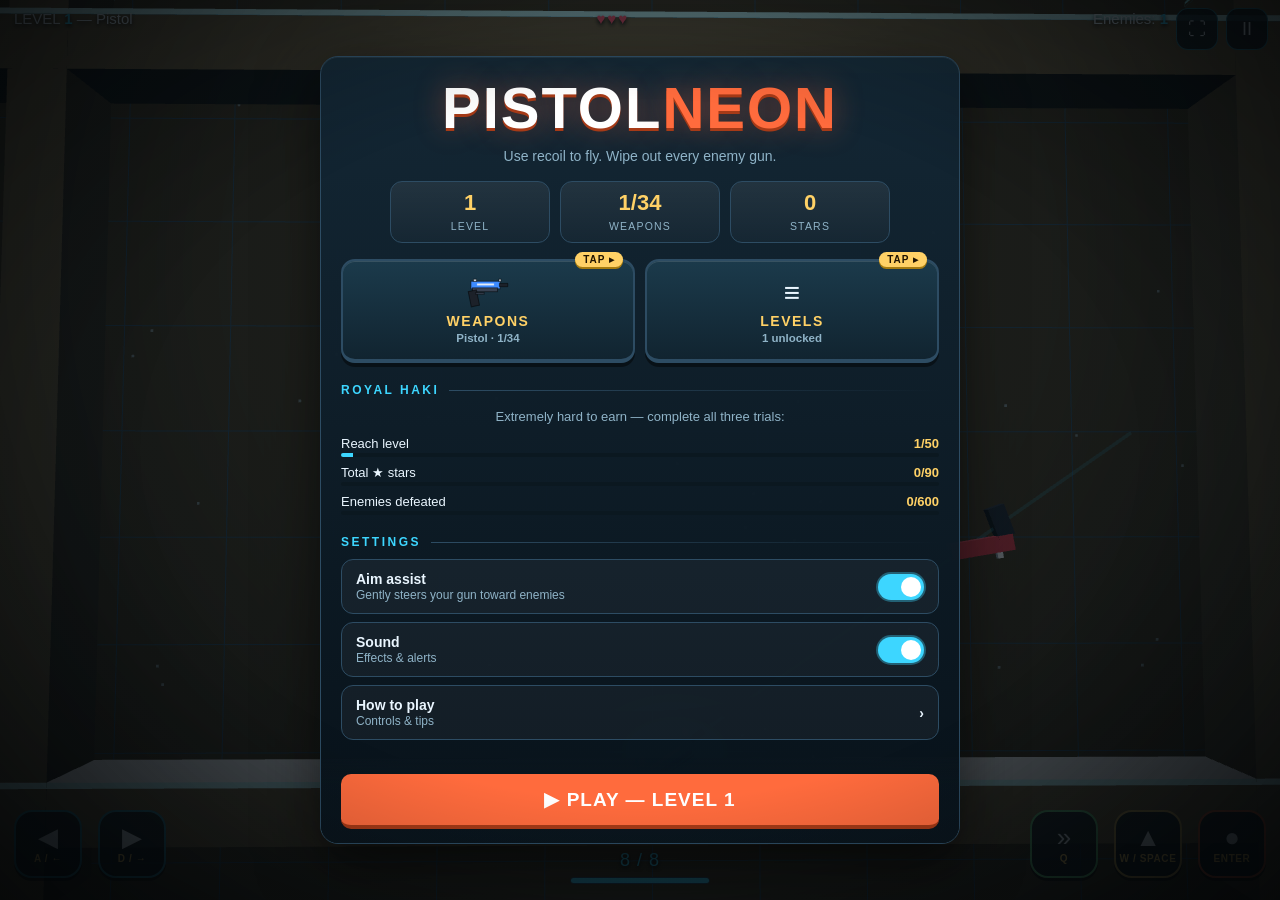
<file: index.html>
<!DOCTYPE html>
<html lang="en" dir="ltr">
<head>
<meta charset="utf-8">
<meta name="viewport" content="width=device-width, initial-scale=1, viewport-fit=cover">
<title>Pistol Neon</title>
<style>
*,*::before,*::after{box-sizing:border-box}
:root{color-scheme:dark;--bg:#0e1b24;--fg:#eaf6ff;--ac:#ff6b3d;--cy:#3dd6ff;--gd:#ffd166;--pn:rgba(10,22,30,.96);--ln:#2d4c63;--mut:#8fb3c7;padding-top:env(safe-area-inset-top,0px);padding-bottom:env(safe-area-inset-bottom,0px)}
@media (prefers-color-scheme:dark){:root:not([data-theme="light"]){--bg:#0e1b24}}
:root[data-theme="dark"]{--bg:#0e1b24}
html,body{height:100%;margin:0;overflow:hidden;background:var(--bg);color:var(--fg);font-family:"Trebuchet MS","Segoe UI",sans-serif;user-select:none;-webkit-user-select:none;-webkit-touch-callout:none;touch-action:none}
canvas{position:fixed;inset:0;width:100%;height:100%;display:block}
body::after{content:"";position:fixed;inset:0;pointer-events:none;background:radial-gradient(ellipse at center,transparent 55%,rgba(0,0,0,.45))}
#hud{position:fixed;top:env(safe-area-inset-top,0px);left:0;right:0;display:flex;justify-content:space-between;padding:10px 112px 10px 14px;font-size:15px;pointer-events:none;text-shadow:0 2px 4px #000}
#hud b{color:var(--cy)}#hp{color:#ff5470;letter-spacing:2px}
#low{position:fixed;bottom:calc(10px + env(safe-area-inset-bottom,0px));left:0;right:0;text-align:center;pointer-events:none;text-shadow:0 2px 4px #000}
#ammo{font-size:18px;color:var(--cy);letter-spacing:1px}
#bar{width:140px;height:7px;background:#0a141a;border:1px solid var(--ln);margin:6px auto 0;border-radius:4px;overflow:hidden}
#bar i{display:block;height:100%;width:100%;background:var(--cy)}
#hint{font-size:13px;opacity:.8;margin-top:6px}
#msg{position:fixed;top:34%;left:0;right:0;text-align:center;font-size:clamp(28px,7.5vw,64px);font-weight:900;text-shadow:0 4px 0 #000;pointer-events:none}
#msg.gold{color:var(--gd)}
#fx{position:fixed;inset:0;pointer-events:none;background:radial-gradient(transparent 35%,rgba(255,40,70,.6));opacity:0;transition:opacity .4s}#fx.on{opacity:1;transition:none}
#fh{position:fixed;left:50%;top:58%;width:118px;height:118px;margin:-59px 0 0 -59px;border-radius:50%;border:2px dashed rgba(255,209,102,.75);display:flex;align-items:center;justify-content:center;text-align:center;font-size:12px;font-weight:700;line-height:1.35;color:var(--gd);pointer-events:none;opacity:0;transition:opacity .4s;animation:pl 1.6s ease-in-out infinite}#fh.on{opacity:1}
#fh .m{display:none}
@keyframes pl{50%{transform:scale(1.1)}}
/* top-right buttons */
#fs,#pz{position:fixed;top:calc(8px + env(safe-area-inset-top,0px));width:42px;height:42px;border-radius:12px;background:rgba(10,22,30,.6);border:1.5px solid rgba(61,214,255,.55);display:flex;align-items:center;justify-content:center;cursor:pointer;font-size:18px;touch-action:none;-webkit-tap-highlight-color:transparent}
#pz{right:12px}#fs{right:62px}#fs:hover,#pz:hover{background:rgba(61,214,255,.3)}
/* on-screen controls: two separate clusters, never overlapping */
#pad{position:fixed;left:0;right:0;bottom:0;display:flex;justify-content:space-between;align-items:flex-end;padding:0 max(14px,env(safe-area-inset-right,0px)) calc(16px + env(safe-area-inset-bottom,0px)) max(14px,env(safe-area-inset-left,0px));pointer-events:none}
.grp{display:flex;gap:16px;align-items:flex-end;pointer-events:none}
.tb{pointer-events:auto;flex:none;width:68px;height:68px;display:flex;flex-direction:column;align-items:center;justify-content:center;border-radius:18px;background:rgba(10,22,30,.5);border:2px solid rgba(61,214,255,.6);color:var(--fg);font-size:26px;line-height:1;opacity:.72;cursor:pointer;touch-action:none;-webkit-tap-highlight-color:transparent;transition:opacity .15s,background .15s,transform .1s}
.tb small{font-size:10px;font-weight:800;letter-spacing:.6px;margin-top:4px;color:var(--gd)}
.tb.on{opacity:1;background:rgba(61,214,255,.4);transform:scale(.94)}
#tj{border-color:rgba(255,209,102,.8)}#tj.on{background:rgba(255,209,102,.4)}
#tf{border-color:rgba(255,107,61,.85)}#tf.on{background:rgba(255,107,61,.4)}
@media (pointer:fine){.tb{opacity:.92;background:rgba(10,22,30,.82);box-shadow:0 3px 0 rgba(0,0,0,.55)}.tb:hover{opacity:1;border-color:#fff}#pad{padding-bottom:calc(22px + env(safe-area-inset-bottom,0px))}#pz,#fs{background:rgba(10,22,30,.82)}}
@media (pointer:coarse){#tf,.tb small,#hint{display:none!important}#pad{padding-bottom:calc(44px + env(safe-area-inset-bottom,0px))}#low{bottom:calc(128px + env(safe-area-inset-bottom,0px))}#fh .m{display:inline}#fh .d{display:none}}
@media (max-height:420px){.tb{width:58px;height:58px;font-size:22px}#low{bottom:calc(84px + env(safe-area-inset-bottom,0px))}}
@media (pointer:coarse) and (max-height:480px){.tb{width:56px;height:56px;font-size:22px;border-radius:15px}#pad{padding-bottom:calc(34px + env(safe-area-inset-bottom,0px))}.grp{gap:14px}#low{bottom:calc(12px + env(safe-area-inset-bottom,0px))}}
@media (prefers-reduced-motion:reduce){#fh,.new,.stp.big .ic{animation:none}}
/* panels */
#panel{position:fixed;inset:0;display:none;align-items:center;justify-content:center;background:radial-gradient(ellipse at 50% 30%,rgba(14,27,36,.5),rgba(3,8,12,.9));padding:14px;touch-action:auto}
#panel.on{display:flex}
.card{position:relative;max-width:640px;width:100%;max-height:92vh;max-height:calc(100dvh - 28px);overflow:auto;overscroll-behavior:contain;-webkit-overflow-scrolling:touch;touch-action:pan-y;background:var(--pn);border:1px solid var(--ln);border-radius:18px;padding:22px 20px 0;text-align:center;box-shadow:0 20px 60px rgba(0,0,0,.6),inset 0 1px 0 rgba(255,255,255,.06);scrollbar-width:thin;scrollbar-color:var(--ln) transparent}
.card h1{margin:0 0 6px;font-size:clamp(26px,7vw,38px);color:var(--ac);letter-spacing:1px}
.card p{margin:6px 0;line-height:1.6;font-size:15px}
.logo{font-family:Impact,"Arial Black",sans-serif;font-size:clamp(36px,9vw,58px);line-height:1;letter-spacing:2px;font-weight:900;color:#fff;text-shadow:0 3px 0 #a63a17,0 0 30px rgba(255,107,61,.45)}
.logo span{color:var(--ac)}.logo em{font-style:normal;font-size:.45em;vertical-align:super;color:var(--cy);margin-left:6px}
.tg{margin:8px 0 0!important;color:var(--mut);font-size:14px!important}
.stats{display:flex;gap:10px;justify-content:center;margin:14px 0 2px}
.stats div{flex:1;max-width:160px;background:rgba(255,255,255,.04);border:1px solid var(--ln);border-radius:12px;padding:8px 6px}
.stats b{display:block;font-size:22px;color:var(--gd)}.stats span{font-size:10.5px;letter-spacing:1.2px;text-transform:uppercase;color:var(--mut)}
.sec{margin-top:20px}
.sec h3{display:flex;align-items:center;gap:10px;margin:0 0 10px;font-size:12px;letter-spacing:2.5px;color:var(--cy);font-weight:800}
.sec h3::after{content:"";flex:1;height:1px;background:linear-gradient(90deg,var(--ln),transparent)}
.wg{display:grid;grid-template-columns:repeat(auto-fill,minmax(112px,1fr));gap:12px 10px}
.wc{position:relative;display:flex;flex-direction:column;align-items:center;gap:4px;padding:12px 8px 9px;background:linear-gradient(#17313f,#112430);color:var(--fg);border:2px solid var(--ln);border-radius:12px;font:inherit;font-size:12px;font-weight:800;cursor:pointer;transition:transform .1s,border-color .15s}
.wc svg{width:100%;height:30px}
.wc:hover:not(:disabled){transform:translateY(-2px);border-color:var(--cy)}
.wc.cur{border-color:var(--gd);box-shadow:0 0 16px rgba(255,209,102,.3)}
.wc:disabled{opacity:.5;cursor:default}
.tag{position:absolute;top:-8px;right:8px;font-size:9px;letter-spacing:1px;padding:2px 6px;border-radius:6px;background:var(--gd);color:#201400}.tag.n{background:var(--ac);color:#fff}
.lock{font-size:10px;font-weight:600;color:var(--mut)}
.bars{width:100%;display:grid;gap:3px;margin-top:2px}
.bars i{display:block;height:4px;border-radius:2px;background:#0b1820;overflow:hidden}.bars b{display:block;height:100%;background:var(--cy)}
.bars i:nth-child(2) b{background:var(--ac)}.bars i:nth-child(3) b{background:#7cfc9a}
.lg{display:flex;gap:14px;justify-content:center;margin:12px 0 0;font-size:11px;color:var(--mut)}
.lg i{display:inline-block;width:10px;height:4px;border-radius:2px;margin-right:5px;vertical-align:middle}
.wd{color:var(--mut);font-size:13px!important}.wd b{color:var(--fg)}
.lg2{display:grid;grid-template-columns:repeat(auto-fill,minmax(46px,1fr));gap:8px}
.lvb{height:44px;padding:0;font-size:15px;background:#16303d;color:var(--fg);border:2px solid var(--ln);border-bottom-width:3px;border-radius:10px}
.lvb.cur{border-color:var(--gd);color:var(--gd)}.lvb:disabled{opacity:.35}
.set{display:flex;flex-direction:column;gap:8px}
button.st{display:flex;align-items:center;justify-content:space-between;gap:10px;width:100%;text-align:left;padding:11px 14px;background:rgba(255,255,255,.04);color:var(--fg);border:1px solid var(--ln);border-radius:12px;font-size:14px}
button.st small{display:block;font-weight:500;color:var(--mut);font-size:12px;margin-top:1px}
.pill{flex:none;width:46px;height:26px;border-radius:13px;background:#243b49;position:relative;transition:background .15s}
.pill::after{content:"";position:absolute;top:3px;left:3px;width:20px;height:20px;border-radius:50%;background:#fff;transition:transform .15s}
.st.on .pill{background:var(--cy)}.st.on .pill::after{transform:translateX(20px)}
.foot{position:sticky;bottom:0;margin:18px -20px 0;padding:16px 20px 14px;background:linear-gradient(rgba(10,22,30,0),var(--pn) 30%)}
.foot .o{width:100%;font-size:19px;letter-spacing:1px;padding:14px}
.foot .rw{display:flex;gap:8px;margin-top:8px}.foot .rw button{flex:1}
.steps{display:grid;gap:8px;text-align:left;margin:14px 0 0}
.stp{display:flex;gap:12px;align-items:center;padding:10px 12px;background:rgba(255,255,255,.04);border:1px solid var(--ln);border-radius:12px}
.stp .ic{flex:none;width:58px;height:44px;display:flex;align-items:center;justify-content:center;border-radius:10px;background:#16303d;font-size:15px;font-weight:800;color:var(--cy);white-space:nowrap}
.stp b{display:block;font-size:14px;letter-spacing:.5px}.stp span{font-size:12.5px;color:var(--mut);line-height:1.4}
.stp.big{border-color:var(--gd);background:rgba(255,209,102,.08)}.stp.big .ic{background:var(--gd);color:#201400;font-size:22px;animation:tap 1.2s ease-in-out infinite}
@keyframes tap{50%{transform:scale(1.12)}}
.card.sm{max-width:400px;padding:16px 16px 0}.sm h1{font-size:22px;margin:0}.sm .steps{gap:6px;margin-top:10px}.sm .stp{padding:7px 10px;gap:10px;border-radius:10px}.sm .stp .ic{width:46px;height:34px;font-size:13px}.sm .stp.big .ic{font-size:18px}.sm .stp b{font-size:12.5px}.sm .stp span{font-size:11.5px;line-height:1.3}.sm .foot{margin:10px -16px 0;padding:12px 16px}.sm .foot .o{padding:10px;font-size:16px}
.new{border:2px solid var(--gd);background:rgba(255,209,102,.1);border-radius:8px;padding:10px;margin:10px 0;animation:glow 1s ease-in-out infinite alternate}
.new h2{margin:0;color:var(--gd);font-size:20px}
@keyframes glow{from{box-shadow:0 0 0 rgba(255,209,102,0)}to{box-shadow:0 0 22px rgba(255,209,102,.6)}}
.row{display:flex;flex-wrap:wrap;gap:6px;justify-content:center;margin:8px 0}
button{font:inherit;font-weight:700;font-size:16px;color:#08151c;background:var(--cy);border:0;border-bottom:4px solid #1b7f9c;border-radius:6px;padding:9px 14px;cursor:pointer;-webkit-tap-highlight-color:transparent}
button.o{background:var(--ac);border-bottom-color:#a63a17;color:#fff;font-size:18px;padding:11px 22px;border-radius:10px}
button.g{background:var(--gd);border-bottom-color:#a67c10}
button.s{background:#16303d;color:var(--fg);border-bottom-color:#000}
button:disabled{opacity:.4}
button:focus-visible{outline:3px solid #fff;outline-offset:2px}
.card:not(:has(.sec)):not(:has(.steps)){padding-bottom:20px}
@media (max-width:520px),(max-height:480px){#panel{padding:10px}.card{padding:16px 14px 0}.foot{margin:12px -14px 0;padding:12px 14px}.wg{grid-template-columns:repeat(3,1fr);gap:12px 8px}.wc{padding:10px 4px 8px;font-size:11px}.logo{font-size:34px}.sec{margin-top:16px}}
.lg2{grid-template-columns:repeat(auto-fill,minmax(56px,1fr))}.lvb{height:54px;padding:4px 0}.lvb small{display:block;font-size:9px;line-height:1;margin-top:2px;color:var(--gd)}.lvb.bs{border-color:#ff5470}.chs{display:flex;gap:6px;overflow-x:auto;padding:2px 0 10px;scrollbar-width:thin}.chp{flex:none;padding:6px 10px;font-size:12px}.chp.cur{background:var(--gd);color:#201400;border-bottom-color:#a67c10}.jq{display:flex;gap:6px;margin:10px 0 8px}.jq input{flex:1;min-width:0;background:#0b1820;color:var(--fg);border:1px solid var(--ln);border-radius:8px;padding:8px 10px;font:inherit;font-size:16px}.hq{display:flex;justify-content:space-between;font-size:13px;margin-top:8px}.hq b{color:var(--gd)}#td{border-color:rgba(124,252,154,.8)}#td.cd{opacity:.3}
/* conqueror's haki button + wave */
#tg{display:none;border-color:rgba(193,59,255,.9);color:#e3b8ff;font-weight:900;font-size:28px}.kng #tg{display:flex}#tg.cd{opacity:.3}#tg small{color:#e3b8ff}
#hk{position:fixed;inset:0;pointer-events:none;z-index:4;opacity:0;overflow:hidden}
#hk.on{animation:hkFlash 1s ease-out}
#hk::before{content:"";position:absolute;left:50%;top:50%;width:24vmax;height:24vmax;margin:-12vmax 0 0 -12vmax;border-radius:50%;border:8px solid #c13bff;box-shadow:0 0 70px 24px rgba(193,59,255,.65),inset 0 0 70px 24px rgba(255,42,85,.45);transform:scale(.05)}
#hk.on::before{animation:hkRing 1s cubic-bezier(.15,.7,.3,1)}
@keyframes hkFlash{0%{opacity:1;background:radial-gradient(circle,rgba(193,59,255,.4),rgba(255,42,85,.15) 60%,transparent 80%)}100%{opacity:0}}
@keyframes hkRing{0%{transform:scale(.05)}100%{transform:scale(7)}}
.adn{color:#ff8a9a;font-size:13px!important}.bwi{width:110px;height:50px}

/* ===== polish pack ===== */
#panel h1{text-shadow:0 0 12px var(--cy),0 0 34px rgba(61,214,255,.45);animation:tglow 3.2s ease-in-out infinite}
@keyframes tglow{50%{text-shadow:0 0 18px var(--ac),0 0 44px rgba(255,107,61,.55)}}
#sc{position:fixed;top:calc(34px + env(safe-area-inset-top,0px));left:14px;font-size:12px;font-weight:800;letter-spacing:1px;color:var(--mut);text-shadow:0 2px 4px #000;pointer-events:none;display:none}
#sc b{color:var(--gd);font-size:15px}
#cmb{position:fixed;top:calc(62px + env(safe-area-inset-top,0px));left:50%;transform:translateX(-50%) scale(.8);text-align:center;pointer-events:none;opacity:0;transition:opacity .2s,transform .2s}
#cmb.on{opacity:1;transform:translateX(-50%) scale(1)}
#cmb b{display:block;font-size:30px;font-style:italic;font-weight:900;color:var(--gd);text-shadow:0 0 14px rgba(255,209,102,.8),0 3px 0 #000}
#cmb i{display:block;height:4px;margin:2px auto 0;width:90px;border-radius:3px;background:var(--gd);transform-origin:left;box-shadow:0 0 10px var(--gd)}
#dmg{position:fixed;inset:0;pointer-events:none;box-shadow:inset 0 0 0 0 rgba(255,40,70,0);opacity:0}
#dmg.on{animation:dmgf .45s ease-out}
@keyframes dmgf{0%{opacity:1;box-shadow:inset 0 0 140px 45px rgba(255,40,70,.75)}100%{opacity:0;box-shadow:inset 0 0 140px 45px rgba(255,40,70,0)}}
@media (orientation:portrait) and (max-width:700px){
  #hud{padding:8px 68px 8px 10px;font-size:12px}
  #pad{padding-left:8px;padding-right:8px;gap:4px}
  .grp{gap:7px}
  .tb{width:52px;height:52px;border-radius:14px;font-size:21px}
  #low{bottom:calc(112px + env(safe-area-inset-bottom,0px))}
  #fs,#pz{width:36px;height:36px}
  #pz{right:8px}#fs{right:50px}
}
@media (prefers-reduced-motion:reduce){#panel h1,#dmg.on{animation:none}}

/* mobile-friendly weapon window */
.wc{min-width:0;min-height:92px;touch-action:manipulation;overflow-wrap:anywhere;text-align:center}
.wdsc{display:none;font-size:10.5px;font-weight:600;line-height:1.3;color:var(--mut)}
#panel{padding:max(10px,env(safe-area-inset-top)) max(10px,env(safe-area-inset-right)) max(10px,env(safe-area-inset-bottom)) max(10px,env(safe-area-inset-left))}
.card{max-height:calc(100dvh - 20px - env(safe-area-inset-top,0px) - env(safe-area-inset-bottom,0px))}
@media (max-width:520px){.wg{grid-template-columns:repeat(2,minmax(0,1fr));gap:14px 10px}.wc{padding:12px 8px 10px;font-size:13px;min-height:116px}.wc svg{height:34px}.wdsc{display:block}}
@media (max-height:480px) and (min-width:521px){.wg{grid-template-columns:repeat(4,minmax(0,1fr))}.wc{min-height:84px}}
@media (pointer:coarse) and (min-width:521px) and (min-height:481px){.wdsc{display:block}}

/* pro menu */
.card{background:linear-gradient(180deg,rgba(20,40,54,.98),rgba(8,18,26,.98))}
.stats div{background:linear-gradient(rgba(255,255,255,.07),rgba(255,255,255,.02))}
.tiles{display:grid;grid-template-columns:1fr 1fr;gap:10px;margin-top:16px}
.tile{display:flex;flex-direction:column;align-items:center;justify-content:center;gap:3px;min-height:104px;padding:10px 8px;background:linear-gradient(#1b3a4b,#112430);color:var(--fg);border:2px solid var(--ln);border-bottom-width:4px;border-radius:14px;min-width:0;touch-action:manipulation}
.tile:hover{border-color:var(--cy)}.tile svg{width:100%;height:34px}.tile .ti{font-size:28px;height:34px;line-height:34px}.tile b{font-size:14px;letter-spacing:1.5px;color:var(--gd)}.tile small{font-size:11.5px;font-weight:600;color:var(--mut)}
.wg2{display:grid;grid-template-columns:repeat(auto-fill,minmax(84px,1fr));gap:12px 8px;padding-bottom:6px}
.wt{position:relative;display:flex;flex-direction:column;align-items:center;gap:3px;min-width:0;padding:10px 4px 7px;background:linear-gradient(#17313f,#112430);color:var(--fg);border:2px solid var(--ln);border-bottom-width:3px;border-radius:12px;touch-action:manipulation}
.wt svg{width:100%;height:28px}.wt small{font-size:10.5px;font-weight:800;line-height:1.15;overflow-wrap:anywhere}
.wt.cur{border-color:var(--gd)}.wt.sel{border-color:var(--cy);box-shadow:0 0 14px rgba(61,214,255,.45)}
.wt .tag{top:-7px;right:5px;font-size:8px;padding:1px 5px}
.card.wk{max-width:560px}.card.wk .foot{padding-top:12px;border-top:1px solid var(--ln);background:var(--pn)}
.wdet{display:flex;gap:12px;align-items:center;text-align:left;margin-bottom:8px}.wdet svg{flex:none;width:84px;height:40px;background:#16303d;border-radius:10px;padding:4px}
.wdet b{display:block;font-size:17px;color:var(--gd)}.wdet span{display:block;font-size:12px;line-height:1.35;color:var(--mut)}
.sbr{display:grid;grid-template-columns:70px 1fr;align-items:center;gap:8px;font-size:11px;color:var(--mut);text-align:left;margin:3px 0}
.sbr i{display:block;height:6px;border-radius:3px;background:#0b1820;overflow:hidden}.sbr b{display:block;height:100%}
.card.wk .foot .rw{margin-top:10px}.card.wk .foot .o{font-size:17px;padding:11px;width:auto}
@media (max-width:520px){.wg2{grid-template-columns:repeat(3,minmax(0,1fr))}}
@media (max-height:480px){.wg2{grid-template-columns:repeat(auto-fill,minmax(78px,1fr))}.wdet span,.sbr:nth-of-type(n+3){display:none}.wdet svg{width:64px;height:32px}}

/* tap affordances: everything pressable looks pressable */
.tile,.wt,.lvb,.chp,button.st,.wc{cursor:pointer;position:relative}
.tile,.wt{box-shadow:0 4px 0 rgba(0,0,0,.45),inset 0 1px 0 rgba(255,255,255,.12)}
.tile:active,.wt:active,.lvb:active,button.o:active,button.s:active,button.g:active,button.st:active,.wc:active{transform:translateY(3px) scale(.97);box-shadow:none;filter:brightness(1.25)}
.tile::after{content:"TAP ▸";position:absolute;top:-9px;right:10px;font-size:10px;font-weight:900;letter-spacing:1px;padding:2px 8px;border-radius:8px;background:var(--gd);color:#201400;box-shadow:0 2px 0 #a67c10;animation:tapb 1.2s ease-in-out infinite}

.wt::after{content:"";position:absolute;inset:-2px;border-radius:12px;border:2px solid transparent;pointer-events:none}
.wt:not(.sel):hover::after{border-color:var(--cy)}
.tap{margin:6px 0 12px!important;font-size:14px!important;font-weight:800;color:var(--gd);letter-spacing:.4px}
.tap span{display:inline-block;font-size:20px;animation:hand 1.2s ease-in-out infinite}
button.o{box-shadow:0 0 0 0 rgba(255,107,61,.6);animation:ping 1.8s ease-out infinite}
button.o:disabled{animation:none}
.st .pill{box-shadow:0 0 0 2px rgba(61,214,255,.35)}
@keyframes tapb{50%{transform:translateY(-3px)}}
@keyframes hand{50%{transform:translate(-4px,-5px)}}
@keyframes ping{70%{box-shadow:0 0 0 12px rgba(255,107,61,0)}100%{box-shadow:0 0 0 0 rgba(255,107,61,0)}}
@media (prefers-reduced-motion:reduce){.tile::after,.tile::before,.tap span,button.o{animation:none}}
.tile.hasnew::after{content:"NEW!";background:var(--ac);color:#fff;box-shadow:0 2px 0 #a63a17}
.eqs{flex:1;display:flex;align-items:center;justify-content:center;font-weight:800;letter-spacing:1px;color:var(--gd);border:2px solid var(--ln);border-radius:10px}
</style>
</head>
<body>
<div id="hud"><span id="hs"></span><span id="hp"></span><span id="he"></span></div>
<div id="msg"></div>
<div id="low"><div id="ammo"></div><div id="bar"><i id="bi"></i></div><div id="hint"></div></div>
<div id="fx"></div><div id="fh"><span class="d">CLICK CENTER<br>TO FIRE</span><span class="m">TAP THE<br>SCREEN<br>TO FIRE</span></div>
<div id="pz" title="Pause (P)">II</div><div id="fs" title="Fullscreen">⛶</div>
<div id="pad"><div class="grp"><div class="tb" id="tl">◀<small>A / ←</small></div><div class="tb" id="tr">▶<small>D / →</small></div></div><div class="grp"><div class="tb" id="td">»<small>Q</small></div><div class="tb" id="tg">G<small>HAKI</small></div><div class="tb" id="tj">▲<small>W / SPACE</small></div><div class="tb" id="tf">●<small>ENTER</small></div></div></div>
<div id="hk"></div>
<div id="panel"></div>
<script src="three.min.js"></script>
<script>window.THREE||document.write('<script src="https://cdnjs.cloudflare.com/ajax/libs/three.js/r128/three.min.js"><\/script>')</script>
<script>
/* diagnostics: show any startup problem on screen instead of failing silently */
(function(){function show(t){var d=document.createElement('div');d.style.cssText='position:fixed;left:8px;right:8px;top:60px;z-index:999;background:rgba(120,0,20,.92);color:#fff;font:13px monospace;padding:10px;border-radius:8px;white-space:pre-wrap;pointer-events:none';d.textContent=t;document.body.appendChild(d);}
window.addEventListener('error',function(e){show('Game error: '+(e.message||'unknown')+(e.filename?' @'+String(e.filename).split('/').pop()+':'+e.lineno:''))});
if(!window.THREE)show('3D engine (three.js) failed to load.\nPut three.min.js (r128) next to index.html.');})();
</script>
<script>
const $=id=>document.getElementById(id),PN=$('panel');
const SV={best:1,wp:0,un:1,seen:1,as:1,mu:0,tut:0,st:{},kills:0,hx:0};
try{Object.assign(SV,JSON.parse(localStorage.getItem('pdr3')||'{}'))}catch(e){}
const save=()=>{try{localStorage.setItem('pdr3',JSON.stringify(SV))}catch(e){}};
const WP=[
{n:'Pistol',d:'Hard-hitting slugs. Accurate, reliable, kills most enemies in one hit.',c:0x3d8bff,mz:1.15,rec:10,tq:7,cd:.14,mag:8,rel:.7,pel:1,sp:0,auto:0,burst:0,dmg:2,bd:3,spd:1.2,bz:.15,tl:1.3,sn:0},
{n:'Revolver',d:'Huge kick, huge damage. Heavy slugs punch straight through enemies.',c:0xffc247,mz:1.45,rec:15,tq:10,cd:.26,mag:6,rel:.9,pel:1,sp:0,auto:0,burst:0,dmg:4,bd:6,spd:1.35,pierce:1,bz:.19,tl:1.6,sn:1},
{n:'SMG',d:'Insane fire rate. Hold to hover while you shred everything.',c:0xff8a1f,mz:1.3,rec:4.2,tq:3,cd:.055,mag:36,rel:1.1,pel:1,sp:.06,auto:1,burst:0,dmg:1,spd:1.15,bz:.12,tl:1,sn:2},
{n:'Gun-Blade',d:'Pistol plus blade. Auto-slashes nearby enemies and cuts enemy bullets out of the air.',c:0x8b5a2b,mz:1.1,rec:9,tq:6,cd:.16,mag:9,rel:.7,pel:1,sp:0,auto:0,burst:0,dmg:2,bd:3,spd:1.2,bz:.15,tl:1.2,sw:1,sn:0},
{n:'Shotgun',d:'Seven heavy pellets. Devastating at close range.',c:0xd63a2a,mz:1.9,rec:20,tq:13,cd:.5,mag:5,rel:1,pel:7,sp:.2,auto:0,burst:0,dmg:2,bd:3,spd:1.1,lf:.8,bz:.12,tl:.7,sn:1},
{n:'Burst Rifle',d:'Three fast, precise, hard-hitting rounds per trigger pull.',c:0x5fbf4a,mz:1.85,rec:6,tq:4,cd:.24,mag:24,rel:1,pel:1,sp:.012,auto:0,burst:3,dmg:2,bd:3,spd:1.6,bz:.13,tl:1.5,sn:2},
{n:'Gatling',d:'Spins up, then never stops. Hold to hover on a wall of lead.',c:0x9b59ff,mz:1.5,rec:3,tq:2.2,cd:.04,mag:90,rel:2,pel:1,sp:.08,auto:1,burst:0,dmg:1,spd:1.3,ramp:3,bz:.13,tl:1.2,sn:2},
{n:'Bomb Launcher',d:'Lobs bombs with a huge blast radius. Your own explosions never hurt you.',c:0xff7a1a,mz:1.5,rec:13,tq:8,cd:.55,mag:6,rel:1.1,pel:1,sp:0,auto:0,burst:0,bx:1,xr:3.8,xb:3,sn:5},
{n:'Rail Cannon',d:'Hypervelocity beam that slices through every enemy in line.',c:0x2ee6d6,mz:2.3,rec:17,tq:9,cd:.65,mag:5,rel:1.2,pel:1,sp:0,auto:0,burst:0,pierce:1,dmg:6,bd:10,spd:2.6,lf:1.2,bz:.17,bk:'beam',tl:2.2,sn:4,ul:18},
{n:'Plasma Rifle',d:'Heavy plasma bolts. Fast, powerful and sustained. Hold to fire.',c:0xff3df0,mz:1.8,rec:5,tq:3.5,cd:.1,mag:40,rel:1.3,pel:1,sp:.025,auto:1,burst:0,dmg:3,spd:1.2,bz:.2,tl:1.3,sn:3,ul:34},
{n:'Seeker',d:'Two fast homing missiles that hunt enemies down.',c:0xffe14d,mz:1.7,rec:7,tq:5,cd:.3,mag:14,rel:1.1,pel:2,sp:.5,auto:0,burst:0,hm:1,spd:.7,dmg:3,bd:4,bz:.17,el:2,tl:1.2,smk:1,sn:5,ul:50},
{n:'Nova Blaster',d:'A ring of 24 piercing bolts in every direction. Wipes out crowds.',c:0xff5470,mz:1.2,rec:8,tq:3,cd:.55,mag:5,rel:1.2,pel:24,sp:0,auto:0,burst:0,ring:1,pierce:1,dmg:2,bd:3,spd:.75,lf:1.5,bz:.15,tl:.9,sn:3,ul:80},
{n:'Boss Slayer',d:'Armor-piercing slugs that tear bosses apart.',c:0xff9d00,mz:2.45,rec:16,tq:8,cd:.45,mag:5,rel:1,pel:1,sp:0,auto:0,burst:0,pierce:1,dmg:5,bd:14,spd:2.2,bz:.18,bk:'beam',tl:1.6,sn:1,ul:15},
{n:'Arc Caster',d:'Lightning that chains across 4 more enemies. Hold to fire.',c:0x7df9ff,mz:1.8,rec:4,tq:3,cd:.12,mag:36,rel:1.1,pel:1,sp:.03,auto:1,burst:0,dmg:2,ch:4,cdm:2,spd:1.4,bz:.14,tl:1.4,sn:3,ul:86},
{n:'Vortex Cannon',d:'Fires a black hole that drags enemies in, then collapses in a colossal blast.',c:0x8a5cff,mz:1.45,rec:12,tq:6,cd:.8,mag:4,rel:1.2,pel:1,sp:0,auto:0,burst:0,bh:1,xr:6.5,xb:10,sn:5,ul:112},
{n:'Hydra Launcher',d:'Four homing explosive missiles per volley. Hold to fire.',c:0x3dff9a,mz:1.8,rec:8,tq:5,cd:.4,mag:20,rel:1.3,pel:4,sp:.6,auto:1,burst:0,hm:1,sx:1,xr:2.4,xb:3,spd:.75,dmg:3,bz:.15,el:2,tl:1.1,smk:1,sn:5,ul:120},
{n:'Omega Cannon',d:'Ultimate piercing blast. Colossal explosions and crushing boss damage.',c:0xffffff,bc:0xffe9a0,mz:2.15,rec:18,tq:9,cd:.5,mag:8,rel:1,pel:1,sp:0,auto:0,burst:0,pierce:1,sx:1,xr:3.8,xb:10,dmg:10,bd:25,bz:.34,spd:1.5,tl:2,sn:1,ul:145},
{n:'Frost Rifle',d:'Freezing rounds lock enemies in ice. Frozen enemies take double damage.',c:0x9fe8ff,mz:1.9,rec:5,tq:3.5,cd:.11,mag:36,rel:1.2,pel:1,sp:.025,auto:1,burst:0,fz:1,dmg:2,spd:1.3,bz:.15,tl:1.2,sn:3,ul:26},
{n:'Ricochet Blaster',d:'Bounces off walls up to 6 times and hits harder with every bounce.',c:0x4dff4d,mz:1.75,rec:6,tq:4,cd:.17,mag:16,rel:1,pel:1,sp:.02,auto:0,burst:0,bn:6,rb:1,dmg:2,spd:1.3,bz:.17,tl:1.2,sn:3,ul:46},
{n:'Inferno Thrower',d:'Rolling fireballs that pierce and set enemies on fire. Hold to fire.',c:0xff5a1f,mz:2,rec:2.5,tq:2,cd:.03,mag:100,rel:1.6,pel:1,sp:.28,auto:1,burst:0,pierce:1,pz:1,pzt:2,lf:.5,spd:.65,dmg:1,bz:.2,gr:2.5,fl:1,sn:6,ul:60},
{n:'Vampire SMG',d:'Fast and brutal. Every 3 kills restore a heart.',c:0xc2002f,mz:1.5,rec:4,tq:3,cd:.065,mag:32,rel:1,pel:1,sp:.05,auto:1,burst:0,ls:3,dmg:2,spd:1.2,bz:.13,tl:1.1,sn:2,ul:70},
{n:'Trident',d:'Three heavy piercing bolts in a fan. Shreds whole rows of enemies.',c:0x2e7bff,mz:2.1,rec:16,tq:9,cd:.5,mag:6,rel:1,pel:3,sp:.1,auto:0,burst:0,pierce:1,dmg:5,bd:7,spd:1.6,lf:1.6,bz:.17,tl:1.6,sn:1,ul:105},
{n:'Boomerang Blade',d:'Spinning blades fly out and return, cutting twice and erasing enemy bullets.',c:0xffd23d,mz:1.3,rec:5,tq:4,cd:.35,mag:6,rel:.9,pel:1,sp:0,auto:0,burst:0,pierce:1,bo:1,bn:3,lf:3.2,spd:.6,dmg:3,bd:5,bz:.34,bk:'star4',spin:16,sn:0,ul:42},
{n:'Venom Dart',d:'Poison darts. When a poisoned enemy dies, the venom spreads to its neighbours.',c:0x7cff3a,mz:1.45,rec:4,tq:3,cd:.2,mag:16,rel:.9,pel:1,sp:.015,auto:1,burst:0,pz:1,pzt:3,dmg:2,spd:1.4,bz:.14,tl:1.2,sn:0,ul:38},
{n:'Buzzsaw',d:'A giant saw bounces around for 4 seconds, grinding everything it touches.',c:0xc0c8d0,mz:1.85,rec:8,tq:5,cd:.55,mag:5,rel:1.1,pel:1,sp:0,auto:0,burst:0,pierce:1,bn:7,lf:4.5,spd:.55,bz:.4,bk:'saw',spin:22,hrs:.3,dmg:2,bd:3,sn:5,ul:75},
{n:'Cluster Bomb',d:'Lobbed bomb that splits into 6 extra explosions.',c:0xff9a3d,mz:1.3,rec:13,tq:8,cd:.65,mag:5,rel:1.1,pel:1,sp:0,auto:0,burst:0,bx:1,xr:3,xb:2,cl:6,cx:2.5,sn:5,ul:55},
{n:'Photon Laser',d:'Near-light-speed laser. Hold to fire with almost no recoil.',c:0xff3b5c,mz:2.1,rec:1.2,tq:1,cd:.028,mag:110,rel:1.5,pel:1,sp:.008,auto:1,burst:0,pierce:1,lf:.6,spd:3,dmg:1,bz:.1,bk:'beam',tl:2.4,sn:4,ul:30},
{n:'Meteor Caller',d:'Where the shot lands, 7 meteors crash down from the sky.',c:0xff6a2a,mz:1.95,rec:12,tq:7,cd:.7,mag:5,rel:1.2,pel:1,sp:0,auto:0,burst:0,cl:7,cx:2.8,met:1,xb:4,dmg:3,spd:1.2,bz:.2,tl:1.3,sn:5,ul:128},
{n:'Chrono Pulse',d:'Time bubble: a hit freezes nearby enemies and slows their bullets.',c:0x8affd8,mz:1.95,rec:6,tq:4,cd:.4,mag:8,rel:1,pel:1,sp:0,auto:0,burst:0,fa:1,dmg:3,bd:4,spd:1.3,bz:.2,tl:1.2,sn:3,ul:92},
{n:'Lucky Seven',d:'40% jackpot chance: critical shots deal 4x damage.',c:0xffe14d,mz:1.45,rec:13,tq:8,cd:.24,mag:6,rel:.8,pel:1,sp:0,auto:0,burst:0,ct:.4,dmg:3,spd:1.3,bz:.17,tl:1.4,sn:1,ul:22},
{n:'Wave Rifle',d:'Piercing waves snake across the arena. Hold to fire.',c:0x4dd2ff,mz:2.25,rec:4,tq:3,cd:.09,mag:36,rel:1.1,pel:1,sp:.01,auto:1,burst:0,pierce:1,wv:1,dmg:2,spd:.85,lf:1.6,bz:.17,tl:.9,sn:3,ul:65},
{n:'Dragon Shotgun',d:'Eight burning pellets pierce through whole groups.',c:0xff3d2e,mz:2.15,rec:19,tq:12,cd:.5,mag:6,rel:1,pel:8,sp:.42,auto:0,burst:0,pierce:1,lf:.6,spd:.8,pz:1,pzt:2,dmg:3,bd:3,bz:.16,tl:.8,sn:1,ul:98},
{n:'Reaper',d:'Chain lightning on every hit. Every 2 kills restore a heart.',c:0x9b30ff,mz:1.95,rec:5,tq:3,cd:.09,mag:40,rel:1.1,pel:1,sp:.03,auto:1,burst:0,dmg:3,ch:4,cdm:2,ls:2,spd:1.3,bz:.17,tl:1.3,sn:3,ul:136},
{n:'Apocalypse',d:'The final weapon: a ring of 28 mega bolts that pierce everything.',c:0xffffff,bc:0xffd27a,mz:1.05,rec:10,tq:6,cd:.55,mag:8,rel:1,pel:28,sp:0,auto:0,burst:0,ring:1,pierce:1,dmg:8,bd:18,spd:1.1,lf:1.7,bz:.26,tl:1.2,sn:3,ul:155}];
WP.forEach((w,i)=>w.id=i);
const pw=w=>{const d=w.bd||w.dmg||w.xb||1;return d*(w.pel>1?(w.ring?3:w.pel*.55):1)*(w.pierce?1.3:1)*((w.sx||w.bx||w.cl||w.bh)?1.6:1)*(w.ch?1.3:1)*(w.burst||1)*(w.hrs?3:1)*(w.met?3:1)*(w.cl&&!w.met?2:1)/Math.max(.04,(w.cd||.1)+(w.burst?w.burst*.07:0))};
function ok(i){const w=WP[i];return w.ul?SV.best>w.ul:w.bx?SV.best>=15:i<SV.un}
if('king'in SV){delete SV.king;delete SV.zy;delete SV.sn;SV.un=Math.max(1,Math.min(WP.length-1,1+Math.floor((SV.best-1)/2)))}if(!ok(SV.wp))SV.wp=0;
if(!SV.sw){SV.sw=[];WP.forEach((w,i)=>{if(ok(i))SV.sw.push(i)})}
const sw=i=>{if(!SV.sw.includes(i))SV.sw.push(i)},nw=i=>ok(i)&&!SV.sw.includes(i);
// p=platforms[x,y,w,h]  e=enemies[x,y,type(0 sentry,1 roamer,2 burst,3 fan,4 blader,5 bomb),interval,range]
const hex=c=>'#'+c.toString(16).padStart(6,'0');
/* ---------- weapon models: ONE description per weapon drives both the 3D gun and its menu icon ---------- */
const WCOL={d:0x1c2129,g:0x394252,s:0x8f9bb0,l:0xe3eaf3,w:0x7a4a28,y:0xd9a82e};
function mk3(par){const add=(m,x,y,o)=>{m.position.set(x,y,o.z||0);m.castShadow=!o.g;par.add(m);return m},
 mat=(c,o)=>o.g?new THREE.MeshBasicMaterial({color:c}):M(c,o.e);
 return{
  b(x,y,w,h,c,o){o=o||{};const m=new THREE.Mesh(new THREE.BoxGeometry(w,h,o.d||.26),mat(c,o));m.rotation.z=o.r||0;return add(m,x,y,o)},
  c(x,y,l,r1,r2,c,o){o=o||{};const m=new THREE.Mesh(new THREE.CylinderGeometry(Math.max(r2,.01),Math.max(r1,.01),l,10),mat(c,o));m.rotation.z=(o.r||0)-1.5708;return add(m,x,y,o)},
  d(x,y,r,t,c,o){o=o||{};const m=new THREE.Mesh(new THREE.CylinderGeometry(r,r,t,14),mat(c,o));m.rotation.x=1.5708;return add(m,x,y,o)},
  s(x,y,r,c,o){o=o||{};return add(new THREE.Mesh(new THREE.SphereGeometry(r,o.sg?6:12,o.sg?5:10),mat(c,o)),x,y,o)},
  t(x,y,r,tb,c,o){o=o||{};return add(new THREE.Mesh(new THREE.TorusGeometry(r,tb,6,18),mat(c,o)),x,y,o)},
  g(x,y,sp,fn){const gr=new THREE.Group();gr.position.set(x,y,0);if(sp)gr.userData.spin=sp;par.add(gr);fn(mk3(gr));return gr}}}
function mkSvg(out,ox,oy,bb){const hx6=c=>'#'+c.toString(16).padStart(6,'0'),
 ext=(x,y,a,b)=>{bb.x0=Math.min(bb.x0,ox+x-a);bb.x1=Math.max(bb.x1,ox+x+a);bb.y0=Math.min(bb.y0,oy+y-b);bb.y1=Math.max(bb.y1,oy+y+b)},
 rot=(w,h,r)=>[(Math.abs(w*Math.cos(r))+Math.abs(h*Math.sin(r)))/2,(Math.abs(w*Math.sin(r))+Math.abs(h*Math.cos(r)))/2],
 tf=(x,y,r)=>`transform="translate(${(ox+x).toFixed(3)} ${(-(oy+y)).toFixed(3)}) rotate(${(-(r||0)*57.2958).toFixed(1)})"`,
 fl=(c,g)=>g?`fill="${hx6(c)}" stroke="#fff" stroke-opacity=".55" stroke-width=".02"`:`fill="${hx6(c)}" stroke="#000" stroke-opacity=".5" stroke-width=".035"`,
 ball=(x,y,r,c,o)=>{ext(x,y,r,r);out.push(`<circle cx="${(ox+x).toFixed(3)}" cy="${(-(oy+y)).toFixed(3)}" r="${r}" ${fl(c,o&&o.g)}/>`)};
 return{
  b(x,y,w,h,c,o){o=o||{};const e=rot(w,h,o.r||0);ext(x,y,e[0],e[1]);out.push(`<rect ${tf(x,y,o.r)} x="${-w/2}" y="${-h/2}" width="${w}" height="${h}" ${fl(c,o.g)}/>`)},
  c(x,y,l,r1,r2,c,o){o=o||{};const e=rot(l,2*Math.max(r1,r2),o.r||0);ext(x,y,e[0],e[1]);out.push(`<polygon ${tf(x,y,o.r)} points="${-l/2},${-r1} ${l/2},${-r2} ${l/2},${r2} ${-l/2},${r1}" ${fl(c,o.g)}/>`)},
  d(x,y,r,t,c,o){ball(x,y,r,c,o)},
  s(x,y,r,c,o){ball(x,y,r,c,o)},
  t(x,y,r,tb,c,o){ext(x,y,r+tb,r+tb);out.push(`<circle cx="${(ox+x).toFixed(3)}" cy="${(-(oy+y)).toFixed(3)}" r="${r}" fill="none" stroke="${hx6(c)}" stroke-width="${tb*2}"/>`)},
  g(x,y,sp,fn){fn(mkSvg(out,ox+x,oy+y,bb))}}}
const WM=[
/*0 Pistol*/(S,c)=>{const C=WCOL;S.b(.3,.1,1.05,.27,c);S.b(.28,-.07,.9,.14,C.g);S.c(.95,.1,.3,.06,.06,C.d);S.b(-.12,-.38,.3,.56,C.d,{r:.2});S.b(.1,-.2,.3,.06,C.g);S.b(.82,.27,.07,.08,C.l);S.b(-.08,.27,.1,.08,C.l);S.b(.3,.12,.6,.05,C.l,{g:1,d:.28})},
/*1 Revolver*/(S,c)=>{const C=WCOL;S.b(.12,.1,.7,.36,c);S.c(.9,.12,1,.09,.09,C.s);S.b(.9,.24,1,.05,C.g);S.c(.17,.12,.44,.2,.2,C.s);S.b(-.2,.3,.14,.14,C.g,{r:.5});S.b(-.24,-.36,.34,.6,C.w,{r:.3});S.b(1.37,.2,.06,.1,C.l);S.b(.17,.12,.06,.4,C.d,{d:.3})},
/*2 SMG*/(S,c)=>{const C=WCOL;S.b(.15,.08,1,.3,C.g);S.b(.15,.27,.9,.06,c);S.c(1,.1,.55,.1,.1,C.d);S.b(.4,-.42,.2,.62,C.d,{r:-.08});S.b(-.15,-.34,.26,.5,C.d,{r:.2});S.b(-.55,.05,.6,.07,C.s);S.b(-.85,-.02,.07,.3,C.s);S.b(.5,.36,.24,.12,C.d);S.b(.5,.38,.12,.05,c,{g:1,d:.28});S.b(.15,.08,.5,.1,c,{d:.28})},
/*3 Gun-Blade*/(S,c)=>{const C=WCOL;S.b(.25,.1,.95,.26,c);S.b(.25,-.06,.85,.12,C.g);S.c(.85,.1,.3,.06,.06,C.d);S.b(-.12,-.34,.28,.5,C.w,{r:.2});S.b(.7,-.14,.1,.5,C.y);S.b(1.45,-.14,1.5,.13,C.l);S.b(1.45,-.14,1.4,.04,C.s,{d:.3});S.b(2.26,-.14,.2,.2,C.l,{r:.785})},
/*4 Shotgun*/(S,c)=>{const C=WCOL;S.b(.05,.05,.7,.34,c);S.c(1.1,.16,1.5,.09,.09,C.s);S.c(1.1,-.02,1.5,.09,.09,C.g);S.b(.85,-.16,.55,.2,C.w);S.b(-.55,-.02,.7,.3,C.w,{r:-.12});S.b(-.1,-.32,.24,.4,C.d,{r:.25});S.b(1.88,.16,.07,.1,C.l)},
/*5 Burst Rifle*/(S,c)=>{const C=WCOL;S.b(.15,.08,1.2,.3,c);S.c(1.35,.08,.9,.06,.06,C.d);S.b(1,.08,.7,.18,C.g);S.b(.4,.34,.5,.07,C.g);S.c(.4,.44,.55,.1,.1,C.d);S.s(.7,.44,.09,0x7df9ff,{g:1});S.b(.5,-.38,.22,.55,C.d,{r:.22});S.b(-.25,-.3,.26,.5,C.d,{r:.2});S.b(-.7,.02,.55,.3,C.g,{r:-.08});[0,.15,.3].forEach(x=>S.b(x,.1,.07,.07,C.l,{g:1,d:.3}))},
/*6 Gatling*/(S,c)=>{const C=WCOL;S.b(-.05,0,.85,.5,c);S.b(-.1,-.5,.55,.38,C.d);S.b(-.05,.36,.7,.1,C.g);S.g(.9,0,{a:'x',v:14},G=>{[[.17,0],[-.17,0],[0,.17],[0,-.17]].forEach(p=>G.c(0,p[0],1,.075,.075,C.s,{z:p[1]}));G.c(-.3,0,.08,.3,.3,C.d);G.c(.45,0,.08,.3,.3,C.d)})},
/*7 Bomb Launcher*/(S,c)=>{const C=WCOL;S.c(.55,.05,1.3,.24,.26,c);S.c(1.2,.05,.4,.26,.36,C.g);S.b(.25,.05,.1,.58,C.d);S.b(.8,.05,.1,.58,C.d);S.s(1.3,.05,.24,0x2b2f38);S.b(1.3,.34,.05,.16,C.y);S.s(1.3,.46,.06,0xffd166,{g:1});S.b(.5,-.32,.24,.5,C.d,{r:.15});S.b(.95,-.3,.2,.4,C.g);S.b(.2,.36,.5,.08,C.g)},
/*8 Rail Cannon*/(S,c)=>{const C=WCOL;S.b(1.15,.17,2.1,.1,C.s);S.b(1.15,-.07,2.1,.1,C.s);S.b(1.15,.05,1.9,.07,c,{g:1,d:.2});[.55,1,1.45].forEach(x=>S.b(x,.05,.1,.5,c));S.b(-.15,.02,.6,.5,C.d);S.b(-.2,.02,.34,.3,c,{g:1,d:.3});S.b(-.1,-.38,.26,.45,C.g,{r:.2});S.b(2.18,.05,.14,.38,C.l)},
/*9 Plasma Rifle*/(S,c)=>{const C=WCOL;S.b(.2,.05,1.05,.32,C.g);S.s(.3,.3,.2,c,{g:1});S.c(1.25,.06,.9,.08,.08,C.d);[.95,1.2,1.45].forEach(x=>S.b(x,.06,.08,.36,c,{g:1,d:.3}));S.s(1.72,.06,.15,c,{g:1});S.b(-.1,-.32,.26,.5,C.d,{r:.2});S.b(-.5,.05,.5,.28,C.g);S.b(.2,.05,.5,.08,c,{g:1,d:.28})},
/*10 Seeker*/(S,c)=>{const C=WCOL;S.c(.5,.14,1.5,.17,.17,C.g);S.c(.5,-.14,1.5,.17,.17,C.g);S.b(.5,0,1.3,.08,C.d);S.c(1.4,.14,.5,.14,.02,c);S.c(1.4,-.14,.5,.14,.02,c);S.b(.15,.4,.4,.14,C.d);S.s(.15,.52,.07,0xff3b3b,{g:1});S.b(.05,-.4,.24,.4,C.d,{r:.1});S.c(-.3,0,.3,.28,.18,C.d)},
/*11 Nova Blaster*/(S,c)=>{const C=WCOL;S.b(0,0,.8,.34,C.g);S.b(-.1,-.35,.26,.45,C.d,{r:.2});S.c(.65,.05,.5,.1,.14,C.d);S.g(1.2,.05,{a:'z',v:3},G=>{[0,.785,1.571,2.356].forEach(r=>G.b(0,0,1.1,.1,c,{r:r,g:1,d:.2}))});S.s(1.2,.05,.3,c,{g:1});S.s(1.2,.05,.16,C.l,{g:1})},
/*12 Boss Slayer*/(S,c)=>{const C=WCOL;S.b(.1,.05,1,.34,c);S.c(1.5,.08,1.6,.09,.09,C.d);S.b(2.3,.08,.3,.2,C.g);S.b(2.3,.08,.05,.28,C.d);S.c(.35,.42,.9,.12,.12,C.d);S.s(.82,.42,.1,0x7df9ff,{g:1});S.b(.15,.32,.1,.12,C.g);S.b(.6,.32,.1,.12,C.g);S.b(1.3,-.2,.06,.5,C.s,{r:.35});S.b(1.3,-.2,.06,.5,C.s,{r:-.35});S.b(-.45,0,.6,.34,C.g,{r:-.1});S.b(.2,-.32,.26,.4,C.d,{r:.2});S.b(.45,-.25,.2,.45,C.d)},
/*13 Arc Caster*/(S,c)=>{const C=WCOL;S.b(0,0,.8,.32,C.g);S.b(-.1,-.34,.26,.45,C.d,{r:.2});S.c(.9,.05,1,.06,.06,C.s);[.55,.83,1.11,1.39].forEach(x=>S.b(x,.05,.1,.52,c,{e:0x0a3a44}));S.b(1.6,.3,.7,.07,C.s,{r:-.12});S.b(1.6,-.2,.7,.07,C.s,{r:.12});S.s(1.78,.05,.14,C.l,{g:1});S.t(1.78,.05,.26,.03,c,{g:1})},
/*14 Vortex Cannon*/(S,c)=>{const C=WCOL;S.c(.3,0,1,.28,.32,C.g);S.b(.1,-.4,.26,.45,C.d,{r:.15});S.c(1.1,0,.7,.3,.5,c);S.s(1.3,0,.36,0x08040f);S.g(1.3,0,{a:'z',v:5},G=>{G.t(0,0,.52,.06,c,{g:1});G.s(.52,0,.09,C.l,{g:1});G.s(-.26,.45,.08,C.l,{g:1});G.s(-.26,-.45,.08,c,{g:1})})},
/*15 Hydra Launcher*/(S,c)=>{const C=WCOL;S.b(0,0,.8,.6,C.g);[.22,0,-.22].forEach(y=>{S.c(.9,y,1.1,.12,.12,C.d);S.c(1.58,y,.34,.12,.02,c)});S.b(.1,-.44,.26,.4,C.d,{r:.1});S.b(.3,.4,.6,.1,C.g);S.b(0,0,.4,.2,c,{d:.3})},
/*16 Omega Cannon*/(S,c)=>{const C=WCOL;S.b(0,0,.9,.5,C.l);S.b(0,.27,.9,.07,C.y);S.c(1.3,0,1.5,.2,.2,C.g);[.8,1.2,1.6].forEach(x=>S.b(x,0,.1,.52,C.y));S.b(1.3,.22,1.3,.05,0x7df9ff,{g:1,d:.3});S.b(.1,.42,.5,.18,C.y);S.b(.1,-.42,.5,.18,C.y);S.b(-.5,0,.3,.5,C.g);S.b(-.1,-.42,.26,.4,C.d,{r:.2});S.g(2.1,0,{a:'z',v:4},G=>{G.t(0,0,.42,.07,C.y,{g:1});G.t(0,0,.24,.05,0x7df9ff,{g:1});G.b(.42,0,.16,.1,C.l,{g:1});G.b(-.42,0,.16,.1,C.l,{g:1})});S.s(2.1,0,.15,C.l,{g:1})},
/*17 Frost Rifle*/(S,c)=>{const C=WCOL;S.b(.15,.05,1.1,.3,C.l);S.b(.15,.22,1,.05,c,{g:1,d:.28});[[.45,.34,.26],[.8,.33,.3],[1.1,.3,.2]].forEach(a=>S.b(a[0],a[1],a[2],a[2],c,{r:.785,g:1,d:.2}));S.c(1.3,.08,.8,.1,.07,C.s);S.b(1.76,.08,.22,.22,c,{r:.785,g:1});S.c(.25,-.4,.5,.2,.2,c,{r:1.5708});S.b(-.2,-.32,.26,.45,C.d,{r:.2});S.b(-.6,.05,.5,.28,C.g)},
/*18 Ricochet Blaster*/(S,c)=>{const C=WCOL;S.b(.1,.05,.9,.3,c);S.b(-.1,-.34,.26,.5,C.d,{r:.2});S.c(.66,.05,.24,.07,.07,C.d);S.b(.85,.17,.5,.14,C.g,{r:.7});S.b(1.25,.17,.5,.14,C.g,{r:-.7});S.c(1.55,.05,.3,.07,.07,C.d);S.s(.3,.34,.17,c,{g:1});S.s(.58,.3,.09,C.l,{g:1});S.b(-.45,.04,.45,.24,C.g)},
/*19 Inferno Thrower*/(S,c)=>{const C=WCOL;S.b(.1,0,.9,.34,C.g);S.c(.15,.3,.95,.16,.16,c);S.b(.45,.3,.08,.36,C.d);S.b(.65,.17,.35,.05,C.d,{r:-.6});S.c(1.15,0,1,.1,.12,C.s);S.c(1.7,0,.35,.1,.2,C.d);S.c(1.98,0,.3,.14,.01,0xffb347,{g:1});S.b(0,-.36,.26,.45,C.d,{r:.2})},
/*20 Vampire SMG*/(S,c)=>{const C=WCOL;S.b(.15,.08,1,.3,0x2a0c14);S.b(.15,.26,.9,.06,c);S.c(1.05,.1,.55,.1,.1,C.d);S.b(.4,-.42,.2,.62,c,{r:-.08});S.b(-.15,-.34,.26,.5,C.d,{r:.2});S.b(-.55,.05,.6,.07,C.s);S.b(1.2,-.12,.07,.28,C.l,{r:.12});S.b(1.38,-.12,.07,.28,C.l,{r:-.12});S.s(.2,.1,.1,0xff2b55,{g:1});S.b(.5,.36,.2,.1,C.d)},
/*21 Trident*/(S,c)=>{const C=WCOL;S.b(-.1,0,.9,.3,C.g);S.b(-.2,-.34,.26,.5,C.d,{r:.2});S.b(.5,.05,.16,.85,C.y);S.b(1.25,.05,1.7,.09,c);S.b(2.2,.05,.22,.22,C.l,{r:.785,g:1});S.b(.95,.3,1.3,.09,c,{r:.18});S.b(1.65,.43,.2,.2,C.l,{r:.965,g:1});S.b(.95,-.2,1.3,.09,c,{r:-.18});S.b(1.65,-.33,.2,.2,C.l,{r:-.965,g:1})},
/*22 Boomerang Blade*/(S,c)=>{const C=WCOL;S.b(-.2,0,.5,.2,C.w);S.s(.3,0,.17,C.y);S.b(.72,.3,1,.2,c,{r:.6});S.b(.72,-.3,1,.2,c,{r:-.6});S.b(.72,.3,.9,.06,C.l,{r:.6,g:1,d:.3});S.b(.72,-.3,.9,.06,C.l,{r:-.6,g:1,d:.3});S.b(1.12,.58,.18,.18,C.l,{r:.8});S.b(1.12,-.58,.18,.18,C.l,{r:-.8})},
/*23 Venom Dart*/(S,c)=>{const C=WCOL;S.b(.2,0,1.5,.2,C.w);S.b(-.2,-.3,.24,.45,C.d,{r:.2});S.b(.85,0,.14,1.2,c);S.b(.95,.64,.14,.4,c,{r:-.6});S.b(.95,-.64,.14,.4,c,{r:.6});S.b(.55,0,.04,1.25,C.l);S.b(.85,.13,.9,.06,0x7cff3a,{g:1,d:.2});S.c(1.36,.13,.2,.07,.01,C.l);S.b(0,.2,.16,.24,0x7cff3a,{g:1})},
/*24 Buzzsaw*/(S,c)=>{const C=WCOL;S.b(0,0,.9,.4,C.g);S.b(0,.22,.9,.06,c);S.b(-.15,-.35,.26,.45,C.d,{r:.2});S.b(.65,0,.6,.14,C.s);S.g(1.15,0,{a:'z',v:22},G=>{G.d(0,0,.52,.12,C.l);for(let k=0;k<10;k++){const a=k*.628;G.b(.58*Math.cos(a),.58*Math.sin(a),.2,.12,C.l,{r:a+.4})}G.d(0,0,.18,.16,c);G.b(0,0,.7,.07,C.s,{d:.18})})},
/*25 Cluster Bomb*/(S,c)=>{const C=WCOL;S.c(.4,0,1.1,.3,.34,c);S.b(.15,0,.12,.68,C.d);S.b(.55,0,.12,.68,C.d);S.c(1,0,.14,.36,.4,C.g);S.s(.95,.06,.2,C.d);S.s(1.12,.24,.12,C.d);S.s(1.12,-.14,.12,C.d);S.s(.95,.06,.07,0xffd166,{g:1});S.b(.2,-.42,.26,.45,C.d,{r:.15});S.b(.3,.42,.5,.08,C.g)},
/*26 Photon Laser*/(S,c)=>{const C=WCOL;S.b(.1,0,1.2,.28,C.l);S.b(.1,.16,1.1,.05,c,{g:1,d:.28});[.55,.7,.85,1,1.15].forEach(x=>S.b(x,0,.05,.46,C.s));S.b(1.4,0,1,.07,c,{g:1,d:.16});S.b(1.9,0,.26,.26,c,{r:.785,g:1});S.b(1.9,0,.12,.12,C.l,{r:.785,g:1});S.b(-.2,-.32,.24,.45,C.d,{r:.2});S.b(-.55,0,.4,.26,C.g)},
/*27 Meteor Caller*/(S,c)=>{const C=WCOL;S.b(0,0,.9,.34,C.g);S.b(-.1,-.36,.26,.45,C.d,{r:.2});S.c(.8,.05,.9,.14,.14,C.d);S.s(1.5,.1,.36,0x4a2a1e,{sg:1});S.b(1.45,.14,.4,.06,c,{g:1,r:.5,d:.4});S.b(1.55,0,.36,.06,c,{g:1,r:-.6,d:.4});S.g(1.5,.1,{a:'z',v:3},G=>{G.s(.62,0,.1,c,{g:1});G.s(-.55,.2,.08,0x4a2a1e,{sg:1});G.s(-.1,-.6,.09,c,{g:1})})},
/*28 Chrono Pulse*/(S,c)=>{const C=WCOL;S.b(0,0,.8,.32,C.g);S.b(-.1,-.34,.26,.45,C.d,{r:.2});S.c(.65,.05,.5,.1,.1,C.s);S.d(1.25,.05,.55,.18,0x13211f);S.t(1.25,.05,.55,.06,c,{g:1});[[0,.46],[0,-.46],[.46,0],[-.46,0]].forEach(p=>S.b(1.25+p[0],.05+p[1],.07,.07,C.l,{g:1,d:.3}));S.g(1.25,.05,{a:'z',v:3},G=>G.b(0,.2,.05,.42,c,{g:1,d:.3}));S.g(1.25,.05,{a:'z',v:-.5},G=>G.b(.14,0,.3,.05,C.l,{g:1,d:.3}))},
/*29 Lucky Seven*/(S,c)=>{const C=WCOL;S.b(.12,.1,.7,.36,c);S.c(.9,.12,1,.09,.09,0xfff0a0);S.c(.17,.12,.44,.2,.2,C.y);S.b(-.2,.3,.14,.14,C.g,{r:.5});S.b(-.24,-.36,.34,.6,0xb3122e,{r:.3});S.b(.3,.45,.3,.3,C.l);[[.22,.53],[.3,.45],[.38,.37]].forEach(p=>S.b(p[0],p[1],.06,.06,C.d,{z:.15,d:.04}));S.b(.55,.1,.1,.1,0xb3122e,{r:.785,g:1})},
/*30 Wave Rifle*/(S,c)=>{const C=WCOL;S.b(0,0,.9,.3,C.g);S.b(-.1,-.34,.26,.45,C.d,{r:.2});S.b(-.55,0,.5,.26,C.g);for(let k=0;k<8;k++)S.b(.55+k*.22,.05+.18*Math.sin(k*1.1+.3),.3,.15,c,{g:1,d:.2});S.b(1.3,-.1,1,.05,C.d);S.s(2.18,.1,.09,C.l,{g:1})},
/*31 Dragon Shotgun*/(S,c)=>{const C=WCOL;S.b(0,.05,.8,.34,c);S.c(.9,.14,1.1,.09,.09,C.d);S.c(.9,-.04,1.1,.09,.09,C.d);S.b(-.55,-.02,.7,.3,C.w,{r:-.12});S.b(-.15,-.32,.24,.4,C.d,{r:.25});S.b(1.78,.1,.62,.3,c);S.b(1.72,-.12,.5,.14,C.d,{r:.05});S.b(1.95,-.03,.06,.1,C.l);S.b(1.7,-.03,.06,.1,C.l);S.s(1.7,.22,.06,0xffe14d,{g:1});S.b(1.45,.38,.4,.1,C.y,{r:.6});S.b(1.25,.4,.3,.08,C.y,{r:.4});S.b(2.06,.16,.06,.06,0xff8a00,{g:1});S.b(.3,.27,.12,.2,C.y,{r:.4});S.b(.55,.27,.12,.2,C.y,{r:.4})},
/*32 Reaper*/(S,c)=>{const C=WCOL;S.b(.05,0,1,.3,0x241038);S.b(.05,.17,.9,.05,c,{g:1,d:.28});S.c(1.2,.05,1.5,.07,.07,C.g);S.s(-.55,0,.2,C.l);S.s(-.6,.05,.05,c,{g:1,z:.1});S.b(-.2,-.32,.24,.45,C.d,{r:.2});for(let k=0;k<6;k++){const a=1.75-k*.26;S.b(.8+.9*Math.cos(a),-.1+.9*Math.sin(a),.36,.12,k>3?c:C.l,{r:a-1.5708,g:k>3})}S.b(.8,.3,.1,.8,C.s)},
/*33 Apocalypse*/(S,c)=>{const C=WCOL;S.b(-.1,0,.8,.45,C.l);S.b(-.1,.25,.8,.06,C.y);S.b(-.15,-.4,.28,.5,C.d,{r:.2});S.b(-.55,0,.3,.4,C.g);S.b(.55,0,.8,.14,C.g);S.s(1.05,0,.3,C.l,{g:1});S.g(1.05,0,{a:'z',v:2.5},G=>{for(let k=0;k<8;k++){const a=k*.785;G.b(.72*Math.cos(a),.72*Math.sin(a),.34,.1,C.y,{r:a+1.5708})}G.t(0,0,.72,.04,C.l,{g:1})});S.g(1.05,0,{a:'z',v:-4},G=>{for(let k=0;k<4;k++){const a=k*1.571+.4;G.b(.46*Math.cos(a),.46*Math.sin(a),.22,.07,0xff6a2a,{r:a+1.5708,g:1})}G.t(0,0,.46,.03,0xff6a2a,{g:1})})},
/*34 Boss Buster*/(S,c)=>{const C=WCOL;S.b(0,0,.9,.5,C.g);S.c(1.2,.16,1.3,.11,.11,c);S.c(1.2,-.1,1.3,.11,.11,c);S.b(1.2,.03,1.2,.05,C.l,{g:1,d:.3});S.s(1.9,.16,.12,C.l,{g:1});S.s(1.9,-.1,.12,C.l,{g:1});S.b(.3,.4,.6,.1,C.l);S.b(-.1,-.4,.26,.45,C.d,{r:.2});S.b(0,0,.5,.2,c,{d:.3})}
];
const _ic={};
function wIcon(i){if(_ic[i])return _ic[i];const out=[],bb={x0:1e9,x1:-1e9,y0:1e9,y1:-1e9};(WM[i]||WM[0])(mkSvg(out,0,0,bb),WP[i].c);
 const w=bb.x1-bb.x0,h=bb.y1-bb.y0,k=Math.min(58/w,26/h),cx=(bb.x0+bb.x1)/2,cy=-(bb.y0+bb.y1)/2;
 return _ic[i]=`<g transform="translate(32 16) scale(${k.toFixed(3)}) translate(${(-cx).toFixed(3)} ${(-cy).toFixed(3)})">${out.join('')}</g>`}
const IC=WP.map((w,i)=>()=>wIcon(i));

const wCard=(w,i,p)=>{
 if(!ok(i))return `<button class="wc" disabled><svg viewBox="0 0 64 32"><text x="32" y="23" text-anchor="middle" font-size="20">×</text></svg><span>${w.n}</span><span class="lock">Clear level ${w.ul||(w.bx?14:2*i)}</span></button>`;
 const nw=!p&&i>=SV.seen,bar=v=>`<i><b style="width:${Math.round(clamp(v,.08,1)*100)}%"></b></i>`;
 return `<button class="wc${i===SV.wp?' cur':''}" data-w="${i}">${i===SV.wp?'<span class="tag">EQUIPPED</span>':nw?'<span class="tag n">NEW</span>':''}<svg viewBox="0 0 64 32">${IC[i](hex(w.c))}</svg><span>${w.n}</span><span class="wdsc">${w.d}</span>${p?'':`<span class="bars">${bar(w.rec/20)}${bar(Math.pow(Math.min(1,.05/w.cd),.6))}${bar(Math.pow(w.mag/60,.6))}</span>`}</button>`};
const LV=[
{e:[[6,4,0,3.8,0]]},
{p:[[0,4,3,.6]],e:[[7,3,0,3.4,0],[3,8,0,3.8,0]]},
{p:[[-3,5,2.5,.6],[4,3,2.5,.6]],e:[[7,7,1,3.2,2],[0,9.5,0,3,0]]},
{p:[[0,3,1.2,6]],e:[[6,3,0,2.8,0],[6,8,0,3.2,0],[-6,9,0,3.6,0]]},
{e:[[6,4,1,2.8,3],[-6,8,1,2.8,2],[0,10,0,3.2,0]]},
{p:[[-4,6,4,.6],[4,6,4,.6]],e:[[5,7.4,0,3.2,0],[5.8,7,5,0,1],[-5,7.4,0,3.2,0],[-5.8,7,5,0,1]]},
{p:[[0,5,6,.6]],e:[[7,6,4,3.4,2],[-7,9,0,3.2,0]]},
{p:[[0,4,2,5]],e:[[0,9,3,2.8,0],[7,5,1,2.4,3],[-7,5,1,2.4,3]]},
{p:[[-4,6,4,.6],[4,6,4,.6]],e:[[4,7.5,2,3,0],[4.8,7,5,0,1],[-4,7.5,4,3.2,2],[-7,3,0,2.8,0]]},
{p:[[0,3,1.2,6],[-6,8,3,.6]],e:[[6,5,4,3,3],[-7,10,3,3,0],[7,10,0,2.6,0],[0,11,5,0,1]]},
{p:[[-4,5,3,.6],[4,5,3,.6],[0,9,3,.6]],e:[[0,10.4,2,2.6,0],[.8,10,5,0,1],[7,7,1,2.4,3],[-7,7,4,3,3]]},
{p:[[0,4,2,5],[-6,7,3,.6],[6,7,3,.6]],e:[[-6,8.4,3,2.6,0],[-5.2,8,5,0,1],[6,8.4,2,2.6,0],[5.2,8,5,0,1],[0,11,4,2.8,3]]}];
function gen(n){let s=n*2654435761>>>0;const r=()=>(s=s*1664525+1013904223>>>0)/4294967296,k=Math.min(11,3+Math.floor((n-12)/3)),ty=typesFor(n),p=[],e=[];
 for(let i=0;i<3;i++)p.push([r()*12-6,3+i*3+r(),2+r()*3,.6]);
 for(let i=0;i<k;i++){const ex=(r()<.5?-1:1)*(3+r()*5),ey=3+r()*8;e.push([ex,ey,ty[Math.floor(r()*ty.length)],2.6,2+r()*2]);if(r()<.35)e.push([ex*.9,ey-.4,5,0,1])}
 const I={13:6,16:7,21:8,25:9};if(I[n]&&e.length)e[0][2]=I[n];return{p,e}}

/* audio */
let AC;const au=()=>{if(!AC)try{AC=new(window.AudioContext||window.webkitAudioContext)()}catch(e){}if(AC&&AC.state==='suspended')AC.resume()};
function tone(f,d,ty,v,f2){if(!AC||SV.mu)return;const o=AC.createOscillator(),g=AC.createGain(),t=AC.currentTime;o.type=ty||'sine';o.frequency.setValueAtTime(f,t);o.frequency.exponentialRampToValueAtTime(f2||f/2,t+d);g.gain.setValueAtTime(v||.2,t);g.gain.exponentialRampToValueAtTime(.001,t+d);o.connect(g).connect(AC.destination);o.start(t);o.stop(t+d)}
const NB={};function mkNB(d){const n=AC.sampleRate*d,b=AC.createBuffer(1,n,AC.sampleRate),a=b.getChannelData(0);for(let i=0;i<n;i++)a[i]=(Math.random()*2-1)*Math.pow(1-i/n,3);return b}
function noise(d,v){if(!AC||SV.mu)return;const b=NB[d]||(NB[d]=mkNB(d));const s=AC.createBufferSource(),g=AC.createGain();s.buffer=b;g.gain.value=v;s.connect(g).connect(AC.destination);s.start()}
let _ss=0;const sShot=W=>{const k=W&&W.sn||0,n=performance.now();if((k===2||k===4||k===6)&&n-_ss<45)return;_ss=n;
 if(k===1){noise(.3,.5);tone(80,.22,'sawtooth',.16,38)}else if(k===2){noise(.07,.2);tone(240,.06,'square',.05,130)}
 else if(k===3){tone(820,.11,'sine',.09,260);tone(1240,.07,'triangle',.05,500)}else if(k===4){tone(1900,.07,'sawtooth',.04,700)}
 else if(k===5){noise(.22,.4);tone(110,.28,'sine',.22,45)}else if(k===6){noise(.09,.22)}else{noise(.16,.3);tone(140,.14,'square',.1)}},sBoom=()=>{noise(.5,.55);tone(70,.4,'sine',.4)},sThud=v=>tone(90,.1,'sine',Math.min(.2,v/40)),sEn=()=>tone(260,.25,'sawtooth',.05,520),sJump=()=>tone(300,.12,'triangle',.1,600),
 sUnlock=()=>{noise(.6,.35);tone(200,.5,'sawtooth',.18,900);tone(400,.4,'sine',.15,1500)};

/* three */
const R=new THREE.WebGLRenderer({antialias:devicePixelRatio<1.5,powerPreference:'high-performance'});R.setPixelRatio(Math.min(devicePixelRatio,1.5));document.body.prepend(R.domElement);
const scene=new THREE.Scene(),cam=new THREE.PerspectiveCamera(45,1,.1,200);
scene.add(new THREE.HemisphereLight(0xffffff,0x334455,.8));
const dl=new THREE.DirectionalLight(0xffffff,.85);dl.position.set(-6,14,12);dl.castShadow=true;Object.assign(dl.shadow.camera,{left:-16,right:16,top:16,bottom:-6,far:40});dl.shadow.mapSize.set(1024,1024);scene.add(dl);
const M=(c,e)=>new THREE.MeshLambertMaterial({color:c,emissive:e||0});
function box(w,h,d,c,x,y,z,p){const m=new THREE.Mesh(new THREE.BoxGeometry(w,h,d),M(c));m.position.set(x,y,z);m.castShadow=m.receiveShadow=true;p&&p.add(m);return m}
const wall=new THREE.Mesh(new THREE.PlaneGeometry(60,40),M(0x20384a));wall.position.set(0,6,-1.6);wall.receiveShadow=true;scene.add(wall);
const grid=new THREE.GridHelper(60,30,0x2d4c63,0x2d4c63);grid.rotation.x=Math.PI/2;grid.position.set(0,6,-1.55);scene.add(grid);
const sa=[];for(let i=0;i<160;i++)sa.push(Math.random()*50-25,Math.random()*30-2,-1.4);const sg=new THREE.BufferGeometry();sg.setAttribute('position',new THREE.Float32BufferAttribute(sa,3));const stars=new THREE.Points(sg,new THREE.PointsMaterial({color:0xbfe9ff,size:.12,transparent:true,opacity:.5}));scene.add(stars);
const EC=[0xe63946,0x3dd6a0,0xffa23d,0xc77dff,0xb8c4ff,0,0x39e6ff,0xff3df0,0xa8ff3d,0xa8ff3d,0x59646e,0xff8a00];
const BC=[0xffd23d,0xff4d6d,0x7cfc9a,0xb23bff,0x3dd6ff,0xffffff],BN=['IRON WARDEN','CRIMSON HYDRA','VENOM KING','VOID TYRANT','FROST EMPEROR','SOLAR GOD'];
const HT={13:'New: BLINKER - it teleports next to you, then fires.',16:'New: SNIPER - slow warning, very fast shot. Keep moving!',21:'New: SPIRAL - sprays a rotating stream of bullets.',25:'New: DRONE - it chases you and explodes on contact. Shoot it!'};
HT[8]='New: WALL CANNON - fixed to the wall, fires bursts. Destroy it!';HT[30]='New: HEAVY GUNNER - tough, fires 5-shot fans.';
const typesFor=n=>{const a=[0,1,2,3,4];n>=13&&a.push(6);n>=16&&a.push(7);n>=21&&a.push(8);n>=25&&a.push(9);n>=14&&a.push(10);n>=30&&a.push(11);return a};
function bossLevel(n){const t=n/10|0,hp=Math.round(60+40*(t-1)+4*(t-1)*(t-1)),bt=[2,4,6,3,1][(t-1)%5],ty=typesFor(n),m=Math.min(6,t+1),e=[[0,9,bt,Math.max(.9,2.3-.15*t),2.5,hp,t]];
 for(let i=0;i<m;i++)e.push([(i%2?1:-1)*(3+i),4+(i*2.3)%7,ty[i%ty.length],2.8,2.5]);
 return{p:[[-4,5,3,.6],[4,5,3,.6]],e}}
function mkBoss(t){const c=BC[(t-1)%BC.length],g=mkGun(c,1.2,t>1);box(.5,.5,.3,0xffffff,-.2,.45,0,g);for(let i=0;i<Math.min(t,6);i++)box(.12,.35+.05*i,.12,c,-.35+i*.18,.65+.05*i,0,g);return g}
function mkTurret(){const g=new THREE.Group(),b=new THREE.Mesh(geo,M(0x59646e,0x101418));b.scale.setScalar(.7);g.add(b);box(1.3,.34,.34,0x2b3138,.75,0,0,g);box(.3,.42,.42,0xff3b3b,1.35,0,0,g);box(.5,.5,.5,0x3a444d,0,0,0,g);return g}
function mkDrone(){const g=new THREE.Group(),c=new THREE.Mesh(geo,M(0xa8ff3d,0x2a4400));c.scale.setScalar(.5);g.add(c);for(let i=0;i<4;i++){const q=box(.5,.1,.1,0x222831,0,0,0,g);q.rotation.z=i*Math.PI/4}return g}
let _dt;function dotTex(){if(_dt)return _dt;const c=document.createElement('canvas');c.width=c.height=64;const x=c.getContext('2d');x.fillStyle='#111';x.fillRect(0,0,64,64);x.fillStyle='#fff';for(let i=0;i<4;i++)for(let j=0;j<4;j++){x.beginPath();x.arc(8+i*16+(j%2)*8,8+j*16,3,0,6.3);x.fill()}_dt=new THREE.CanvasTexture(c);return _dt}
function mkGun(c,len,sw,tx){const g=new THREE.Group(),l=len||1;if(sw)box(1.5,.1,.06,0xb8c2cc,1.55,-.12,0,g);
 const bd=box(1.1*l,.28,.26,c,.3*l,.08,0,g);if(tx){bd.material.map=dotTex();bd.material.color.set(0xffffff);bd.material.needsUpdate=true}box(.3,.55,.24,0x222831,-.1,-.3,0,g).rotation.z=.18;box(.4*l,.12,.12,0x111111,.95*l,.1,0,g);box(.1,.1,.1,0xffffff,0,.28,0,g);return g}
const geo=new THREE.SphereGeometry(1,8,8),bm1=new THREE.MeshBasicMaterial({color:0xfff2a8}),bm2=new THREE.MeshBasicMaterial({color:0xff3b3b});
/* bullet visuals: coloured cores, glowing trails, star/saw blades */
const bmC={};function bmat(c,add){const k=c+(add?'a':'');return bmC[k]||(bmC[k]=add?new THREE.MeshBasicMaterial({color:c,transparent:true,opacity:.5,depthWrite:false,blending:THREE.AdditiveBlending}):new THREE.MeshBasicMaterial({color:c}))}
const trG=new THREE.BoxGeometry(1,1,1);trG.translate(-.5,0,0);
const _sgc={};function starG(n,ri){const k=n+'_'+ri;if(_sgc[k])return _sgc[k];const s=new THREE.Shape();for(let i=0;i<n*2;i++){const a=i/(n*2)*6.2832,r=i%2?ri:1,x=Math.cos(a)*r,y=Math.sin(a)*r;i?s.lineTo(x,y):s.moveTo(x,y)}const g=new THREE.ExtrudeGeometry(s,{depth:.3,bevelEnabled:false});g.translate(0,0,-.15);return _sgc[k]=g}
const fxl=[]; // timed effects: lightning bolts, falling meteors
function trail(b,col,len,sx,sy){const t=new THREE.Mesh(trG,bmat(col,1));t.scale.set(len/sx,1.15,1.15);b.m.add(t)}

/* neon player-weapon highlight: cyan outline shell + pulsing halo so the player's gun never blends with enemies */
let _ht;function haloTex(){if(_ht)return _ht;const c=document.createElement('canvas');c.width=c.height=128;const x=c.getContext('2d'),g=x.createRadialGradient(64,64,4,64,64,64);g.addColorStop(0,'rgba(80,255,240,.75)');g.addColorStop(.45,'rgba(61,214,255,.32)');g.addColorStop(1,'rgba(61,214,255,0)');x.fillStyle=g;x.fillRect(0,0,128,128);_ht=new THREE.CanvasTexture(c);return _ht}
const neonMat=new THREE.MeshBasicMaterial({color:0x4dfff0,side:THREE.BackSide,transparent:true,opacity:.9,depthWrite:false});
let halo=null;
function addNeon(grp,len){const pad=.09,sh=[];
 grp.children.slice().forEach(ch=>{if(!ch.isMesh||!ch.geometry.parameters)return;const q=ch.geometry.parameters,o=new THREE.Mesh(ch.geometry,neonMat);o.position.copy(ch.position);o.rotation.copy(ch.rotation);
  if(q.width)o.scale.set((q.width+pad)/q.width,(q.height+pad)/q.height,(q.depth+pad*2)/q.depth);
  else if(q.height&&q.radiusTop!=null){const r=Math.max(q.radiusTop,q.radiusBottom,.02);o.scale.set((r+pad/2)/r,(q.height+pad)/q.height,(r+pad/2)/r)}
  else if(q.radius&&q.widthSegments)o.scale.setScalar((q.radius+pad/2)/q.radius);
  else return;
  o.userData.neon=1;sh.push(o)});
 sh.forEach(o=>grp.add(o));
 halo=new THREE.Sprite(new THREE.SpriteMaterial({map:haloTex(),transparent:true,depthWrite:false,blending:THREE.AdditiveBlending}));halo.position.set(.45*(len||1),0,-.4);halo.scale.set(3.4*(len||1)+.6,2.6,1);grp.add(halo)}
const LG=new THREE.Group();scene.add(LG);
const laserG=new THREE.BoxGeometry(1,.05,.05);laserG.translate(.5,0,0);
const sight=new THREE.Mesh(laserG,new THREE.MeshBasicMaterial({color:0x3dd6ff,transparent:true,opacity:.22}));sight.scale.x=9;

/* state */
let st='menu',lvl=1,ts=1,time=0,shake=0,deaths=0,hold=false,msgT=0,D=0,camX=0,camY=5,vhw=11.2;
let boxes=[],en=[],bl=[],pt=[];
let TW=null,rv=0; // Temporary weapon slot (unused) and revives used this level
const cw=()=>TW&&TW.lvl===lvl?TW.w:WP[SV.wp];
const KEY={l:0,r:0,j:0},TB={l:0,r:0,j:0};
const P={x:-7,y:1,vx:0,vy:0,a:0,w:0,cd:0,rl:0,am:0,q:0,qt:0,buf:0,en:100,gt:0,jb:0,hp:3,inv:0,sc:0,alive:true,m:null};
const clamp=(v,a,b)=>Math.max(a,Math.min(b,v));
const exs=[],pgeo=new THREE.BoxGeometry(1,1,1),pmat={};
function spawn(x,y,c,n,sp,s){if(pt.length>140)return;const mt=pmat[c]||(pmat[c]=new THREE.MeshBasicMaterial({color:c}));for(let i=0;i<n;i++){const m=new THREE.Mesh(pgeo,mt);const z=(s||.18)*(.5+Math.random());m.scale.set(z,z,z);m.position.set(x,y,0);scene.add(m);const a=Math.random()*6.28,v=sp*(.3+Math.random());pt.push({m,vx:Math.cos(a)*v,vy:Math.sin(a)*v,vz:(Math.random()-.5)*v,l:.7+Math.random()*.6})}}
function clear(){LG.clear();pk.forEach(q=>scene.remove(q.m));pk=[];boxes=[];en=[];exs.splice(0).forEach(x=>{scene.remove(x.m);x.m.material.dispose()});bl.forEach(b=>{scene.remove(b.m);});bl=[];fxl.splice(0).forEach(q=>scene.remove(q.m))}
function loadLevel(n,retry){clear();lvl=n;if(TW&&TW.lvl!==n)TW=null;if(!retry){deaths=0;rv=0}D=Math.min(1,(n-1)/16);
 const L0=n%10===0?bossLevel(n):(LV[n-1]||gen(n)),L=(n===8||n===11||n===12)?{p:L0.p,e:L0.e.concat([[n===11?9.5:-9.5,n===8?5:7,10,2.4,0]])}:L0,hue=(n*37%360)/360;
 wall.material.color.setHSL(hue,.35,.2);scene.background=new THREE.Color().setHSL(hue,.4,.1);
 const fc=new THREE.Color().setHSL(hue,.3,.35),pc=new THREE.Color().setHSL((hue+.08)%1,.55,.5);
 const solid=(x,y,w,h,c)=>{boxes.push({x,y,w,h});box(w,h,1.6,c,x,y,0,LG);const t=box(w,.1,1.62,0x9fe8ff,x,y+h/2,0,LG);t.material.emissive.setHex(0x2a6f86)};
 solid(0,-.5,40,1,fc);solid(-10.5,6,1,16,fc);solid(10.5,6,1,16,fc);solid(0,12.5,40,1,fc);
 (L.p||[]).forEach(p=>solid(p[0],p[1],p[2],p[3],pc));
 L.e.forEach(d=>{if(d[2]===10){d=d.slice();d[0]=d[0]<0?-9.5:9.5;d[3]=Math.max(d[3],2.2)}const hp=d[2]===10?3+(n>=40?1:0):d[2]===11?4:d[5]||((n>=9&&d[2]>0&&d[2]<5)||(n>=18&&d[2]>5&&d[2]<9)?2:1),m=d[2]===5?mkBomb():d[2]===9?mkDrone():d[2]===10?mkTurret():d[5]?mkBoss(d[6]||1):mkGun(hp>1?0xffd23d:EC[d[2]]||0xe63946,1,d[2]===4);LG.add(m);
  const lz=new THREE.Mesh(laserG,new THREE.MeshBasicMaterial({color:0xff2d2d,transparent:true,opacity:.5}));lz.visible=false;LG.add(lz);
  // enemies are physical hovering gunmen: they roam, dodge and get kicked by their own recoil
  en.push({ox:d[0],x:d[0],y:d[1],cy:d[1],vx:0,vy:0,w:0,gx:d[0],gy:d[1],hy:d[1],gt:Math.random(),dc:0,sf:(d[2]===10?0:d[2]===11?.5:d[2]===1?1:d[2]===0?.5:d[2]===5?.3:d[2]===4?1.1:d[2]===9?1.5:.75)*(.6+.5*D+(n>=3?.15:0)),
   t:d[2],iv:d[3]*(d[2]===7?1.35:1)*(1-.32*D),amp:Math.max(1.8,d[4]*1.6),tm:-.9-Math.random()*1.3,aim:Math.PI,lock:false,b:0,bt:0,k:0,m,lz,hp,sc:d[5]?1.7+.12*Math.min(d[6]||1,8):d[2]===11?1.7:hp>1?1.3:1.1,tr:d[6]||0,mh:hp,hr:d[5]?1.05+.06*Math.min(d[6]||1,8):d[2]===11?1:.7,boss:!!d[5],alive:true});
  m.position.set(d[0],d[1],0)});
 const W=cw();if(!P.m){P.m=new THREE.Group();scene.add(P.m)}
 buildPlayerGun(W);P.m.visible=true;
 Object.assign(P,{x:-7,y:1,vx:0,vy:0,a:0,w:0,cd:0,rl:0,q:0,buf:0,en:100,gt:0,jb:0,hp:3,inv:1,dc:0,hm:0,hu:0,rp:0,kick:0,su:0,wi:0,am:W.mag,alive:true});
 st='play';ts=1;msg('LEVEL '+n+(n%10===0?' · '+BN[((n/10|0)-1)%BN.length]:''),1.6);$('fh').className=n<=2?'on':'';
 $('hint').textContent=n<=2?(matchMedia('(pointer:coarse)').matches?'Tap the screen to fire. ◀ ▶ move, ▲ jump (hold to fly). II pause.':'Click anywhere / Enter: fire (recoil moves you). A D: move. Space: jump (hold in air = jetpack). P: pause.'):n===6?'New: BOMB — shoot it to blow up nearby enemies. Stay clear!':n===7?'New: BLADER — it dashes and slashes. Dodge the red laser!':HT[n]||'';hud()}
function msg(t,s,c){const m=$('msg');m.textContent=t;m.className=c||'';msgT=s||0}
function hud(){$('hs').innerHTML='LEVEL <b>'+lvl+'</b> — '+cw().n+(TW&&TW.lvl===lvl?' ★':'');$('hp').textContent='♥'.repeat(Math.max(0,P.hp));$('he').innerHTML='Enemies: <b>'+en.filter(e=>e.alive&&e.t!==5).length+'</b>'+(SV.hx?' · HAKI '+(P.hm|0)+'% ('+(3-P.hu)+')':'')}

/* combat */
const nrm=a=>Math.atan2(Math.sin(a),Math.cos(a));
function near(){let best=null,bd=.7;for(const e of en)if(e.alive&&e.t!==5){const d=nrm(Math.atan2(e.y-P.y,e.x-P.x)-P.a);if(Math.abs(d)<Math.abs(bd)){bd=d;best=e}}return best?{e:best,d:bd}:null}
function bullet(x,y,a,sp,own){const m=new THREE.Mesh(geo,own?bm1:bm2),s=own?.11:.2;m.scale.setScalar(s);m.position.set(x,y,0);scene.add(m);bl.push({x,y,vx:Math.cos(a)*sp,vy:Math.sin(a)*sp,own,rc:own?1:0,l:3.5,m,r:s})}
function shot(){const W=cw(),dx=Math.cos(P.a),dy=Math.sin(P.a),mz=W.mz||1.2,ox=P.x+dx*mz,oy=P.y+dy*mz,bz=W.bz||.14,col=W.bc||W.c,sp0=32*(W.spd||1);let a0=P.a;
 if(SV.as&&W.pel===1){const t=near();if(t&&Math.abs(t.d)<.1)a0+=t.d}
 P.wi=(P.wi||0)+1;
 for(let i=0;i<W.pel;i++){const an=a0+(W.ring?i/W.pel*6.2832:(Math.random()-.5)*2*W.sp);bullet(ox,oy,an,sp0,1);const b=bl[bl.length-1];
  b.dm=W.dmg||1;b.col=col;b.sz=bz;b.r=bz*.9;b.m.material=bmat(col);b.m.scale.setScalar(bz);
  if(W.pierce){b.pr=1;b.hs=[];b.rc=0}
  if(W.hm)b.hm2=1;if(W.fz)b.fz=1;if(W.bo)b.bo=1;if(W.pz){b.pz=1;b.pzt=W.pzt}if(W.fa)b.fa=1;
  if(W.wv){b.wv=1;b.ph=P.wi%2?-1.5708:1.5708}
  if(W.cl){b.cl=W.cl;b.cx=W.cx||2.2;if(W.met)b.met=1}
  if(W.ct&&Math.random()<W.ct){b.dm=(b.dm||1)*4;b.crit=1;b.col=0xfff2a0;b.m.material=bmat(0xfff2a0);b.m.scale.setScalar(bz*1.5);b.r=bz*1.4}
  if(W.bn)b.rc=W.bn;if(W.rb)b.rb=1;if(W.lf)b.l=W.lf;if(W.bd)b.bd=W.bd;if(W.ch){b.ch=W.ch;b.cdm=W.cdm}
  if(W.sx)b.sx=1;if(W.xr)b.xr=W.xr;if(W.xb!=null)b.xb=W.xb;
  if(W.hrs)b.hrs=W.hrs;if(W.gr)b.gr=W.gr;if(W.smk)b.smk=1;if(W.fl)b.fl=1;
  if(W.bh){b.bh=1;b.rc=3;b.l=1.15;b.vx*=.4;b.vy*=.4;b.sz=.34;b.m.scale.setScalar(.34);b.r=.34;b.m.material=bmat(0x07030c);const h=new THREE.Mesh(geo,bmat(0x8a5cff,1));h.scale.setScalar(2.1);b.m.add(h)}
  else if(W.bk==='star4'){b.m.geometry=starG(4,.32);b.spin=W.spin}
  else if(W.bk==='saw'){b.m.geometry=starG(14,.8);b.spin=W.spin}
  else if(W.bk==='beam'){b.m.scale.set(bz*(W.tl||2),bz*.45,bz*.45);b.tr=1}
  else if(W.el){b.m.scale.set(bz*W.el,bz,bz);b.tr=1;trail(b,col,W.tl||1,bz*W.el,bz)}
  else if(W.tl){b.tr=1;trail(b,b.col,W.tl,b.m.scale.x,b.m.scale.y)}}
 if(W.bx){const b=bl[bl.length-1];b.bm=1;b.rc=0;b.m.material=bmb;b.m.scale.setScalar(.26);b.r=.26;b.vx*=.55;b.vy*=.55;b.smk=1}
 $('fh').className&&($('fh').className='');P.vx-=dx*W.rec;P.vy-=dy*W.rec;P.w+=W.tq;P.am--;P.kick=Math.min(.55,.14+W.rec/45);
 spawn(ox,oy,col,W.pel>1?7:4,7,.14);spawn(ox,oy,0xffffff,2,5,.1);
 if(!W.auto||P.wi%3===0)addRing(ox,oy,.45+Math.min(.9,W.rec/22),col);
 if(W.pel>1||!W.auto)spawn(P.x,P.y+.2,0xc9a227,1,3,.08);shake=Math.max(shake,.05+W.rec/130);sShot(W)}
function fire(){const W=cw();if(st!=='play'||!P.alive||P.cd>0||P.rl>0||P.q>0||P.am<=0)return false;
 shot();const rm=W.ramp?1+W.ramp*(1-(P.su||0)):1;P.cd=(W.cd*rm+(W.burst?W.burst*.07:0))*(P.rp>0?.5:1);if(W.ramp)P.su=Math.min(1,(P.su||0)+.09);if(W.burst){P.q=W.burst-1;P.qt=.07}if(P.am<=0)P.rl=W.rel;return true}
function buildPlayerGun(W){P.m.clear();P.m.scale.set(1,1,1);const mz=W.mz||1.3;(WM[W.id]||WM[0])(mk3(P.m),W.c);addNeon(P.m,mz*.85);sight.position.set(mz+.1,.1,0);P.m.add(sight)}

function press(){au();hold=true;if(!fire())P.buf=.15}
function reload(){const W=cw();if(st==='play'&&P.alive&&P.rl<=0&&P.am<W.mag)P.rl=W.rel}
function jump(){au();P.jb=.12}
function mkBomb(){const g=new THREE.Group(),c=new THREE.Mesh(geo,M(0x2b2f38,0x661500));c.scale.setScalar(.6);g.add(c);box(.12,.3,.12,0xffd166,0,.62,0,g);g.add(new THREE.Mesh(new THREE.RingGeometry(3.3,3.4,40),new THREE.MeshBasicMaterial({color:0xff5030,transparent:true,opacity:.28,side:THREE.DoubleSide})));g.userData.c=c;return g}
function addRing(x,y,r,c){const m=new THREE.Mesh(geo,new THREE.MeshBasicMaterial({color:c||0xffc27a,transparent:true,opacity:.55,depthWrite:false}));m.position.set(x,y,0);m.scale.setScalar(.2);scene.add(m);exs.push({m,t:0,r})}
function boom(e){if(!e.alive||en.indexOf(e)<0)return;e.alive=false;e.m.visible=false;const R=3.4;
 spawn(e.x,e.y,0xffb347,28,12,.3);spawn(e.x,e.y,0xff4d2d,18,9,.25);spawn(e.x,e.y,0xffffff,6,14,.12);addRing(e.x,e.y,R);sBoom();shake=.9;
 en.forEach(q=>{if(q.alive&&Math.hypot(q.x-e.x,q.y-e.y)<R){if(q.t===5)setTimeout(()=>boom(q),120);else{if(q.boss)q.hp-=2;else q.hp=1;hurt(q)}}});
 if(P.alive&&st==='play'&&Math.hypot(P.x-e.x,P.y-e.y)<R&&P.inv<=0){P.hp=0;hud();die()}
 hud();if(st==='play'&&!en.some(q=>q.alive&&q.t!==5))win()}
function slashFx(e){const a=Math.atan2(e.y-P.y,e.x-P.x);addRing(P.x,P.y,2.1,0xffffff);spawn(P.x+Math.cos(a)*1.4,P.y+Math.sin(a)*1.4,0xe8f1f7,10,9,.12);P.vx+=Math.cos(a)*3;P.vy+=Math.sin(a)*3;P.w+=Math.abs(a)>1.57?-12:12;shake=Math.max(shake,.3);tone(900,.12,'sawtooth',.12,300)}
function hurt(e){if(e.t===5)return boom(e);if(--e.hp>0){spawn(e.x,e.y,0xffffff,8,8,.12);e.k=.6;e.vy+=3;tone(500,.12,'square',.12);shake=.2;return}
 e.alive=false;e.m.visible=e.lz.visible=false;if(e.pz>0)en.forEach(q=>{if(q.alive&&q!==e&&q.t!==5&&Math.hypot(q.x-e.x,q.y-e.y)<4.5){q.pz=Math.max(q.pz||0,2.4);q.pzc=e.pzc}});gain(e);function bossDrop(e){ dropPk(e.x-1, e.y, 0); dropPk(e.x, e.y, 2); dropPk(e.x+1, e.y, 1); } function bossDrop(e){ dropPk(e.x-1, e.y, 0); dropPk(e.x, e.y, 2); dropPk(e.x+1, e.y, 1); } if(e.boss){ dropPk(e.x-1, e.y, 0); dropPk(e.x, e.y, 2); dropPk(e.x+1, e.y, 1); }spawn(e.x,e.y,0xff7b3d,22,9);spawn(e.x,e.y,0xe63946,12,7,.25);spawn(e.x,e.y,0xffffff,6,12,.1);sBoom();shake=.5;hud();
 if(!en.some(q=>q.alive&&q.t!==5)&&st==='play')win()}
function hitP(b){if(P.inv>0)return;P.hp--;hud();if(P.hp<=0)return die();
 $('fx').classList.add('on');setTimeout(()=>$('fx').classList.remove('on'),70);P.inv=1.3;P.vx+=Math.sign(b.vx||1)*5;P.vy+=3;shake=.4;spawn(P.x,P.y,0xff5470,10,8,.15);tone(180,.2,'sawtooth',.15,60)}
function die(){if(!P.alive)return;P.alive=false;P.m.visible=false;spawn(P.x,P.y,cw().pc||cw().c,26,10,.25);spawn(P.x,P.y,0xffffff,8,8);sBoom();shake=.6;deaths++;ts=.35;msg('YOU DIED',1.4);setTimeout(()=>{ts=1;if(st!=='play')return;loadLevel(lvl,1)},1000)}
function stats(w){return 'Recoil '+'▮'.repeat(Math.round(w.rec/4))+' &nbsp; Fire rate '+'▮'.repeat(Math.max(1,Math.round(.3/w.cd)))+' &nbsp; Ammo '+w.mag}
function win(){st='win';ts=.3;TW=null;const nu=Math.min(7,1+Math.floor(lvl/2)),nw=nu>SV.un;
 msg(nw?'NEW WEAPON UNLOCKED!':'LEVEL COMPLETE!',2,nw?'gold':'');if(nw)sUnlock();
 setTimeout(()=>{ts=1;const bf=WP.map((w,i)=>ok(i));SV.un=Math.max(SV.un,nu);const bn=lvl===14&&SV.best<15,nl=WP.findIndex(w=>w.ul===lvl);SV.best=Math.max(SV.best,lvl+1);const ni=WP.findIndex((w,i)=>ok(i)&&!bf[i]);if(ni>=0){SV.wp=ni;SV.seen=Math.max(SV.seen,ni+1)}save();
  const stars=deaths===0&&P.hp===3?3:deaths===0?2:1,w=WP[nu-1];SV.st[lvl]=Math.max(SV.st[lvl]||0,stars);const hxn=chkHx();save();
  show('<h1>Level '+lvl+' Complete! '+'★'.repeat(stars)+'</h1><p>Deaths: '+deaths+'</p>'+(ni>=0?'<p style="color:var(--gd);font-weight:800"> '+WP[ni].n+' equipped automatically — ready to use!</p>':'')+(bn?'<div class="new"><h2> NEW: Bomb Launcher unlocked!</h2><p>'+WP[7].d+'</p></div>':'')+(nl>=0?'<div class="new"><h2>NEW: '+WP[nl].n+' unlocked!</h2><p>'+WP[nl].d+'</p></div>':'')+(hxn?'<div class="new"><h2> ROYAL HAKI UNLOCKED!</h2><p>Fill the meter with kills, then press G. 3 uses per level.</p></div>':'')+
   (nw?'<div class="new"><h2> NEW WEAPON UNLOCKED!</h2><p style="font-size:22px;margin:4px 0"><b>'+w.n+'</b></p><p>'+w.d+'</p><p style="font-size:13px">'+stats(w)+'</p></div><button class="g" id="eq">Equip & continue</button> <button id="nx">Continue</button>':'<button class="o" id="nx">Next level</button>')+
   ' <button class="s" id="mn">Main Menu</button>');
  $('nx').onclick=()=>{hide();loadLevel(lvl+1)};$('mn').onclick=menu;
  if(nw)$('eq').onclick=()=>{SV.wp=nu-1;SV.seen=nu;save();hide();loadLevel(lvl+1)}},1500)}

/* simulation */
function col(o,r,b,rest){const cx=Math.max(b.x-b.w/2,Math.min(o.x,b.x+b.w/2)),cy=Math.max(b.y-b.h/2,Math.min(o.y,b.y+b.h/2));
 const dx=o.x-cx,dy=o.y-cy,d=Math.hypot(dx,dy);if(d>=r)return;let nx,ny,pen;
 if(d>1e-4){nx=dx/d;ny=dy/d;pen=r-d}else{const lx=o.x-b.x,ly=o.y-b.y,ox=b.w/2-Math.abs(lx),oy=b.h/2-Math.abs(ly);if(ox<oy){nx=Math.sign(lx)||1;ny=0;pen=ox+r}else{nx=0;ny=Math.sign(ly)||1;pen=oy+r}}
 o.x+=nx*pen;o.y+=ny*pen;if(ny>.6)o.gt=.1;const vn=o.vx*nx+o.vy*ny;
 if(vn<0){o.vx-=(1+rest)*vn*nx;o.vy-=(1+rest)*vn*ny;const tx=-ny,ty=nx,vt=o.vx*tx+o.vy*ty;o.vx-=vt*.1*tx;o.vy-=vt*.1*ty;o.w*=.85;if(-vn>3){sThud(-vn);spawn(o.x-nx*r,o.y-ny*r,0xcfd8dc,3,2,.1)}}}
function step(dt){
 if(P.alive&&st==='play'){const W=cw();
  P.gt-=dt;P.inv-=dt;P.jb-=dt;P.dc-=dt;P.rp-=dt;if(hkC>0)hkC-=dt;P.kick=Math.max(0,(P.kick||0)-dt*2.6);if(!(hold&&W.ramp))P.su=Math.max(0,(P.su||0)-dt*1.4);
  const dir=((KEY.r||TB.r)?1:0)-((KEY.l||TB.l)?1:0),gr=P.gt>0;
  if(gr){ // walking: snappy accel, strong friction, energy refills
   if(dir){if(dir*P.vx<6)P.vx+=dir*45*dt}else P.vx*=1-9*dt;
   P.en=Math.min(100,P.en+40*dt)}
  else if(dir&&P.en>0){P.vx+=dir*30*dt;P.en=Math.max(0,P.en-38*dt)}else P.en=Math.min(100,P.en+(dir?8:30)*dt);
  if(!gr&&(KEY.j||TB.j)&&P.en>0){P.vy+=34*dt;P.en=Math.max(0,P.en-55*dt);if(Math.random()<dt*30)spawn(P.x,P.y-.4,0xffa34d,1,2,.08)}
  if(P.jb>0&&gr){P.vy=9;P.gt=0;P.jb=0;sJump();spawn(P.x,P.y-.4,0xcfd8dc,5,3,.1)}
  P.vy-=(window.GRV||20)*dt;const sp=Math.hypot(P.vx,P.vy);if(sp>22){P.vx*=22/sp;P.vy*=22/sp}
  P.vx*=1-.35*dt;P.x+=P.vx*dt;P.y+=P.vy*dt;
  if(SV.as&&P.cd<=0&&P.rl<=0&&!hold){const t=near();if(t){P.w+=t.d*20*dt;P.w*=1-4.5*dt}}
  P.w=clamp(P.w,-17,17);P.a+=P.w*dt;P.w*=1-.9*dt;
  boxes.forEach(b=>col(P,.45,b,.3));
  P.cd-=dt;if(P.rl>0){P.rl-=dt;if(P.rl<=0)P.am=W.mag}
  if(P.q>0){P.qt-=dt;if(P.qt<=0){if(P.am>0)shot();P.q--;P.qt=.07;if(P.am<=0&&P.rl<=0)P.rl=W.rel}}
  if(P.buf>0){P.buf-=dt;if(fire())P.buf=0}
  if(hold&&W.auto)fire();if(W.sw){P.sc-=dt;if(P.sc<=0){let hit=0;for(const e of en)if(e.alive&&e.t!==5&&Math.hypot(e.x-P.x,e.y-P.y)<2.5){if(!hit)slashFx(e);hit=1;if(e.boss)e.hp-=2;else e.hp=1;hurt(e)}if(hit)P.sc=.35}for(const q of bl)if(!q.own&&Math.hypot(q.x-P.x,q.y-P.y)<2.4){q.l=0;spawn(q.x,q.y,0xe8f1f7,5,7,.1)}}}
 const bs=8+6*D,tele=.85-.3*D;
 en.forEach(e=>{if(!e.alive)return;
   if(e.boss&&!e.en2&&e.hp<=e.mh*.5){e.en2=1;e.iv*=.72;e.sf*=1.2;msg('BOSS ENRAGED!',1.3,'gold');addRing(e.x,e.y,6,0xff2a55);spawn(e.x,e.y,0xff2a55,30,14,.22);shake=1;tone(70,.6,'sawtooth',.3,30)}if(e.pz>0&&(e.pz-=dt,(e.pt=(e.pt||0)+dt)>.6)){e.pt=0;spawn(e.x,e.y,e.pzc||0x7cff3a,4,3,.1);hurt(e);if(!e.alive)return}if(e.st>0&&e.t===10){e.st-=dt;e.lock=false;e.b=0;e.lz.visible=false;return}if(e.st>0){e.st-=dt;e.vy-=22*dt;e.vx*=1-1.5*dt;e.x+=e.vx*dt;e.y+=e.vy*dt;boxes.forEach(b=>col(e,.5,b,.2));e.cy=e.y;e.b=0;e.lock=false;e.tm=0;e.lz.visible=false;e.m.position.set(e.x,e.y,0);e.m.rotation.z+=dt*5;return}
  // roaming goal
  e.gt-=dt;e.dc-=dt;if(e.gt<=0){e.gt=1.4+Math.random()*1.6-D*.6;e.gx=clamp(e.ox+(Math.random()*2-1)*e.amp,-8.6,8.6);e.gy=clamp(e.hy+(Math.random()*2-1)*2.2,1.6,10.8)}
  if(e.t===9){e.gx=P.x;e.gy=P.y}const s=e.sf*(e.lock?.15:e.dash>0?0:1);
  e.vx+=clamp((e.gx-e.x)*3-e.vx*2.2,-12,12)*s*dt;e.vy+=clamp((e.gy-e.y)*4-e.vy*2.6,-14,14)*s*dt;
  // dodge incoming player bullets
  if(e.dc<=0&&e.t!==5&&e.t!==10)for(const b of bl){if(!b.own)continue;const v2=b.vx*b.vx+b.vy*b.vy,t=((e.x-b.x)*b.vx+(e.y-b.y)*b.vy)/v2;
   if(t>0&&t<.28){const qx=b.x+b.vx*t-e.x,qy=b.y+b.vy*t-e.y;if(Math.hypot(qx,qy)<1.1){e.dc=1;if(Math.random()<(.15+.6*D)*(v2>1936?.35:1)){const v=Math.sqrt(v2),nx=b.vy/v,ny=-b.vx/v,sg=(nx*-qx+ny*-qy)>=0?1:-1;e.vx+=nx*sg*8;e.vy+=ny*sg*8}break}}}
  e.x+=e.vx*dt;e.y+=e.vy*dt;e.vx*=1-.8*dt;e.vy*=1-.8*dt;
  boxes.forEach(b=>col(e,.5,b,.2));e.cy=e.y;if(e.t===10){e.x=e.ox;e.y=e.hy;e.vx=e.vy=0}if(e.t===5){e.m.position.set(e.x,e.y,0);e.m.userData.c.scale.setScalar(.6+.06*Math.sin(time*8));return}if(e.t===9){e.m.position.set(e.x,e.y,0);e.m.rotation.z+=dt*9;if(P.alive&&st==='play'&&Math.hypot(P.x-e.x,P.y-e.y)<.95){hitP({vx:e.vx});addRing(e.x,e.y,2,0xa8ff3d);e.hp=1;hurt(e)}return}
  // aim with target leading
  if(!e.lock){const ta=Math.atan2(P.y+P.vy*.25*D-e.y,P.x+P.vx*.25*D-e.x);e.aim+=nrm(ta-e.aim)*Math.min(1,dt*4)}
  e.tm+=dt;const tl=e.t===7?tele*1.9:tele;if(!e.lock&&e.tm>e.iv-tl){e.lock=true;sEn()}
  if(e.tm>=e.iv){e.lock=false;e.tm=0;if(e.t===6){spawn(e.x,e.y,0xff3df0,12,8,.12);e.x=clamp(P.x+(Math.random()*2-1)*6,-8.6,8.6);e.y=clamp(P.y+1+(Math.random()*2-1)*3,2,10.8);e.vx=e.vy=0;e.gx=e.x;e.gy=e.y;spawn(e.x,e.y,0xff3df0,12,8,.12);tone(700,.15,'sine',.1,200)}e.b=e.boss?1+(e.tr>>1):e.t===2?3+(D>.5?1:0):e.t===8?8:e.t===10?3:1;e.bt=0;if(e.t===4&&Math.hypot(P.x-e.x,P.y-e.y)<10){e.b=0;e.dash=.35;e.hit=0;e.vx=Math.cos(e.aim)*13;e.vy=Math.sin(e.aim)*13;spawn(e.x,e.y,0xe8f1f7,6,6,.1)}}
  if(e.b>0&&(e.bt-=dt)<=0){const ox=e.x+Math.cos(e.aim)*.9,oy=e.y+Math.sin(e.aim)*.9;
   if(e.boss){const k=Math.min(11,2+e.tr*2);for(let i=0;i<k;i++)bullet(ox,oy,e.aim+(i-(k-1)/2)*.2,bs,0);if(e.tr>=2&&(e.rv=(e.rv||0)+1)%3===0){const m=10+e.tr*2;for(let j=0;j<m;j++)bullet(e.x,e.y,j/m*6.283+time,bs*.7,0)}}else if(e.t===3||e.t===11){const h=e.t===11?2:1;for(let i=-h;i<=h;i++)bullet(ox,oy,e.aim+i*.26,bs,0)}else bullet(ox,oy,e.aim,bs*(e.t===7?2.2:e.t===8?.8:1),0);if(e.t===8)e.aim+=.55;
   e.vx-=Math.cos(e.aim)*2;e.vy-=Math.sin(e.aim)*2;
   e.b--;e.bt=.16-.05*D;e.k=.35;tone(220,.1,'square',.06)}
  if(e.dash>0){e.dash-=dt;if(!e.hit&&P.alive&&st==='play'&&Math.hypot(P.x-e.x,P.y-e.y)<1.5){e.hit=1;addRing(e.x,e.y,1.6,0xffffff);hitP({vx:e.vx})}}
  e.k=Math.max(0,e.k-dt*2);e.m.position.set(e.x-Math.cos(e.aim)*e.k,e.y-Math.sin(e.aim)*e.k,0);e.m.rotation.z=e.aim;e.m.scale.set(e.sc,Math.cos(e.aim)<0?-e.sc:e.sc,e.sc);
  if(Math.random()<dt*14)spawn(e.x,e.y-.45,0xffa34d,1,2,.07);
  e.lz.visible=e.lock&&e.b===0;e.lz.position.set(e.x,e.y,0);e.lz.rotation.z=e.aim;e.lz.scale.x=24;e.lz.material.opacity=.25+.35*Math.abs(Math.sin(time*18))});
 for(let i=bl.length-1;i>=0;i--){const b=bl[i];let dead=false;b.l-=dt;const px=b.x,py=b.y;
  if(b.gr){b.age=(b.age||0)+dt;const s=b.sz*(1+b.gr*b.age);b.m.scale.setScalar(s);b.r=s*.9}
  if(b.hrs){b.ht=(b.ht||0)+dt;if(b.ht>b.hrs){b.ht=0;b.hs=[]}}
  if(b.spin)b.m.rotation.z+=dt*b.spin;else if(b.tr)b.m.rotation.z=Math.atan2(b.vy,b.vx);
  if(b.smk&&Math.random()<dt*40)spawn(b.x,b.y,0xb0b8c0,1,1.5,.1);
  if(b.fl&&Math.random()<dt*60)spawn(b.x,b.y,Math.random()<.5?0xffb347:0xff5a1f,1,2,.16);
  if(b.bh&&Math.random()<dt*50)spawn(b.x+(Math.random()-.5)*5,b.y+(Math.random()-.5)*5,0x8a5cff,1,1,.1);
  if(b.hm2){let t=null,bd=1e9;for(const e of en)if(e.alive&&e.t!==5){const d=Math.hypot(e.x-b.x,e.y-b.y);if(d<bd){bd=d;t=e}}if(t){const sp=Math.hypot(b.vx,b.vy),a=Math.atan2(b.vy,b.vx),na=a+nrm(Math.atan2(t.y-b.y,t.x-b.x)-a)*Math.min(1,dt*5);b.vx=Math.cos(na)*sp;b.vy=Math.sin(na)*sp}}if(b.bo){b.bt=(b.bt||0)+dt;if(b.bt>.45&&!b.rt){b.rt=1;b.hs=[]}if(b.rt){const a=Math.atan2(P.y-b.y,P.x-b.x),sp=Math.hypot(b.vx,b.vy);b.vx=Math.cos(a)*sp;b.vy=Math.sin(a)*sp;if(Math.hypot(P.x-b.x,P.y-b.y)<.6)b.l=0}for(const q of bl)if(!q.own&&Math.hypot(q.x-b.x,q.y-b.y)<.8)q.l=0}
  if(b.wv){const sp=Math.hypot(b.vx,b.vy);if(b.a0==null)b.a0=Math.atan2(b.vy,b.vx);b.ph=(b.ph||0)+dt*16;const o=Math.cos(b.ph)*.55;b.vx=Math.cos(b.a0+o)*sp;b.vy=Math.sin(b.a0+o)*sp}
  if(b.bh)for(const e of en)if(e.alive&&e.t!==5){const dx=b.x-e.x,dy=b.y-e.y,d=Math.hypot(dx,dy);if(d<8&&d>.3){const f=(e.boss?14:44)*dt;e.vx+=dx/d*f;e.vy+=dy/d*f}}if(b.bm)b.vy-=14*dt;b.x+=b.vx*dt;b.y+=b.vy*dt;
  for(const q of boxes){if(Math.abs(b.x-q.x)<q.w/2+b.r&&Math.abs(b.y-q.y)<q.h/2+b.r){if(b.rc>0){b.rc--;if(b.rb){b.dm=(b.dm||1)+1;b.m.scale.multiplyScalar(1.12);b.r*=1.06}if(Math.abs(px-q.x)>=q.w/2+b.r)b.vx*=-1;else b.vy*=-1;b.x=px;b.y=py;spawn(b.x,b.y,b.col||0xffe08a,3,4,.08)}else{dead=true;spawn(b.x,b.y,b.col||0xcfd8dc,3,3,.08)}break}}
  if(!dead){if(b.own){if(!b.bh)for(const e of en)if(e.alive&&Math.hypot(b.x-e.x,b.y-e.y)<(e.hr||.7)+b.r*.8){if(b.hs){if(b.hs.includes(e))continue;b.hs.push(e)}if(b.bm)dead=true;else{let dd=e.boss&&b.bd?b.bd:(b.dm||1);if(e.boss){dd=Math.min(dd,7);chargeHaki(5)}const ex=e.x,ey=e.y;if(e.fr&&e.st>0){dd*=2;spawn(ex,ey,0x9fe8ff,10,9,.14)}if(dd>1)e.hp-=dd-1;hurt(e);fxHit(b,ex,ey);if(b.pz&&e.alive){e.pz=b.pzt||2.4;e.pzc=b.col}if(b.fa){en.forEach(q=>{if(q.alive&&Math.hypot(q.x-ex,q.y-ey)<4.5)q.st=q.boss?.5:2.6});slowBul(ex,ey)}if(b.fz&&e.alive){e.st=e.boss?.5:2.2;e.fr=1}if(b.ch)chain(e,ex,ey,b.ch,b.cdm,b.col);if(b.sx){blast(ex,ey,b.xr||2.6,b.xb,b.col);if(!b.pr)b.xd=1}if(!b.pr)dead=true}if(!b.pr||b.bm)break}}
   else if(P.alive&&st==='play'&&Math.hypot(b.x-P.x,b.y-P.y)<.4+b.r*.5){hitP(b);dead=true}}
  if(b.l<=0)dead=true;b.m.position.set(b.x,b.y,0);if(dead){if(b.bm)blast(b.x,b.y,b.xr,b.xb,b.col);else if(b.bh)blast(b.x,b.y,b.xr||5.8,b.xb,b.col);else if(b.sx&&!b.xd)blast(b.x,b.y,b.xr||2.6,b.xb,b.col);if(b.cl)cluster(b);scene.remove(b.m);;bl.splice(i,1)}}
 for(let i=fxl.length-1;i>=0;i--){const q=fxl[i];q.l-=dt;q.up&&q.up(q);if(q.l<=0){q.end&&q.end(q);scene.remove(q.m);fxl.splice(i,1)}}
 for(let i=pt.length-1;i>=0;i--){const p=pt[i];p.l-=dt;p.vy-=14*dt;p.m.position.x+=p.vx*dt;p.m.position.y+=p.vy*dt;p.m.position.z+=p.vz*dt;if(p.m.position.y<.1){p.m.position.y=.1;p.vy*=-.4;p.vx*=.7}p.m.rotation.x+=dt*6;if(p.l<=0){scene.remove(p.m);pt.splice(i,1)}}
 for(let i=exs.length-1;i>=0;i--){const x=exs[i];x.t+=dt;x.m.scale.setScalar(Math.max(.2,x.r*Math.min(1,x.t/.22)));x.m.material.opacity=Math.max(0,.55*(1-x.t/.45));if(x.t>.45){scene.remove(x.m);x.m.material.dispose();exs.splice(i,1)}}
 for(let i=pk.length-1;i>=0;i--){const q=pk[i];q.l-=dt;q.m.position.y=q.y+.15*Math.sin(time*5);if(P.alive&&(q.k||P.hp<3)&&Math.hypot(q.x-P.x,q.y-P.y)<.9){if(q.k===1){P.inv=Math.max(P.inv,5);msg('SHIELD!',.8,'gold')}else if(q.k===2){P.rp=7;P.am=cw().mag;P.rl=0;msg('RAPID FIRE!',.8,'gold')}else P.hp++;hud();spawn(q.x,q.y,[0xff5470,0x4dfff0,0xffd166][q.k||0],8,6,.12);tone(880,.15,'triangle',.15,1200);q.l=0}if(q.l<=0){scene.remove(q.m);pk.splice(i,1)}}
 if(P.m&&P.alive){const kk=P.kick||0;P.m.position.set(P.x-Math.cos(P.a)*kk,P.y-Math.sin(P.a)*kk,0);P.m.rotation.z=P.a;P.m.scale.y=Math.cos(P.a)<0?-1:1;{const f=1+4*(P.su||0)+(kk>.1?2:0);for(const c of P.m.children){const sp=c.userData.spin;if(sp)c.rotation[sp.a]+=sp.v*dt*f}}if(halo){const k=.5+.5*Math.sin(time*5);halo.material.opacity=.55+.45*k;neonMat.opacity=.7+.3*k;}
  P.m.visible=P.inv<=0||Math.floor(time*20)%2===0}}

/* ---------- UI: panels, menu, pause, how-to-play ---------- */
const show=(h,keep)=>{const o=keep&&PN.firstChild?PN.firstChild.scrollTop:0;PN.innerHTML='<div class="card">'+h+'</div>';PN.classList.add('on');if(o)PN.firstChild.scrollTop=o},hide=()=>PN.classList.remove('on');
const setRow=(id,on,t,s)=>`<button class="st${on?' on':''}" id="${id}"><span>${t}<small>${s}</small></span><i class="pill"></i></button>`;
const settingsHTML=()=>`<div class="set">${setRow('as',SV.as,'Aim assist','Gently steers your gun toward enemies')}${setRow('snd',!SV.mu,'Sound','Effects &amp; alerts')}<button class="st" id="how"><span>How to play<small>Controls &amp; tips</small></span><span>›</span></button></div>`;
function tutorial(back){const m=matchMedia('(pointer:coarse)').matches;
 const S=m?[
 ['TAP','TAP TO FIRE','Touch anywhere on the screen. Hold for auto weapons.',1],
 ['◀ ▶','MOVE','Left / right buttons, bottom-left.'],
 ['▲','JUMP &amp; FLY','Tap to jump. Hold in mid-air to fly.'],
 ['Q','DASH','Q or the » button: quick dodge with brief invulnerability.'],['KICK','USE RECOIL','Every shot kicks you back. Aim down to go up.'],
 ['LASER','DODGE THE LASER','A red beam warns you before enemies fire.']]:[
 ['CLICK','CLICK TO FIRE','Click anywhere or press ENTER. Hold for auto weapons.',1],
 ['A D','MOVE','A / D or the ← → arrow keys.'],
 ['SPACE','JUMP &amp; FLY','Space or W to jump. Hold in mid-air to fly.'],
 ['R · P','RELOAD / PAUSE','R reloads, P pauses.'],
 ['Q','DASH','Q or the » button: quick dodge with brief invulnerability.'],['KICK','USE RECOIL','Every shot kicks you back. Aim down to go up.'],
 ['LASER','DODGE THE LASER','A red beam warns you before enemies fire.']];
 show('<h1>HOW TO PLAY</h1><div class="steps">'+S.map(s=>`<div class="stp${s[3]?' big':''}"><div class="ic">${s[0]}</div><div><b>${s[1]}</b><span>${s[2]}</span></div></div>`).join('')+'</div><div class="foot"><button class="o" id="ok">GOT IT</button></div>');
 PN.firstChild.classList.add('sm');$('ok').onclick=back}
function bg(){loadLevel(1);st='menu';msg('');$('fh').className='';$('hint').textContent=''}
function startLevel(n){au();hide();loadLevel(n);if(!SV.tut){SV.tut=1;save();st='pause';tutorial(()=>{hide();if(st==='pause')st='play'})}}
const wTile=()=>{const w=WP[SV.wp];return `<button class="tile${WP.some((x,i)=>nw(i))?' hasnew':''}" id="wps"><svg viewBox="0 0 64 32">${IC[SV.wp](hex(w.c))}</svg><b>WEAPONS</b><small>${w.n} · ${WP.filter((x,i)=>ok(i)).length}/${WP.length}</small></button>`};
function renderMenu(){
 show(`<div class="hero"><div class="logo">PISTOL<span>NEON</span></div><p class="tg">Use recoil to fly. Wipe out every enemy gun.</p><div class="stats"><div><b>${SV.best}</b><span>Level</span></div><div><b>${WP.filter((w,i)=>ok(i)).length}/${WP.length}</b><span>Weapons</span></div><div><b>${TS()}</b><span>Stars</span></div></div></div>
 <div class="tiles">${wTile()}<button class="tile" id="lvs"><div class="ti">≡</div><b>LEVELS</b><small>${SV.best} unlocked</small></button></div>${hxs()}
 <div class="sec"><h3>SETTINGS</h3>${settingsHTML()}</div>
 <div class="foot"><button class="o" id="pl">▶ PLAY — LEVEL ${SV.best}</button></div>`,true);
 $('wps').onclick=()=>weapons('menu');$('lvs').onclick=()=>levels();
 $('as').onclick=()=>{SV.as=SV.as?0:1;save();renderMenu()};$('snd').onclick=()=>{SV.mu=SV.mu?0:1;save();renderMenu();au();tone(600,.1,'triangle',.15,900)};
 $('how').onclick=()=>tutorial(renderMenu);$('pl').onclick=()=>startLevel(SV.best)}
function menu(){TW=null;st='menu';bg();hide();renderMenu()}
function pauseGame(keep){if(st!=='play'||!P.alive)return;st='pause';hold=false;KEY.l=KEY.r=KEY.j=TB.l=TB.r=TB.j=0;
 show(`<h1>PAUSED</h1><p class="tg">Level ${lvl} · changing weapon restarts the level</p>
 <div class="tiles">${wTile()}<button class="tile" id="rt"><div class="ti">↻</div><b>RESTART</b><small>Level ${lvl}</small></button></div>
 <div class="sec"><h3>SETTINGS</h3>${settingsHTML()}</div>
 <div class="foot"><button class="o" id="rs">▶ RESUME</button><div class="rw"><button class="s" id="mn">Main menu</button></div></div>`,!!keep);
 $('wps').onclick=()=>weapons('pause');
 $('as').onclick=()=>{SV.as=SV.as?0:1;save();st='play';pauseGame(1)};$('snd').onclick=()=>{SV.mu=SV.mu?0:1;save();st='play';pauseGame(1)};
 $('how').onclick=()=>tutorial(()=>{st='play';pauseGame()});$('rs').onclick=resume;$('rt').onclick=()=>{hide();loadLevel(lvl)};$('mn').onclick=menu}

const ulv=i=>{const w=WP[i];return w.ul||(w.bx?14:2*i)},WORD=()=>WP.map((w,i)=>i).sort((a,b)=>ulv(a)-ulv(b)||a-b);
function weapons(from,sel){sel=sel==null?SV.wp:sel;const w=WP[sel],un=ok(sel),cur=sel===SV.wp&&!(TW&&TW.lvl===lvl),
 br=(t,v,c)=>`<div class="sbr"><span>${t}</span><i><b style="width:${Math.round(clamp(v,.06,1)*100)}%;background:${c}"></b></i></div>`;
 const tiles=WORD().map(i=>{const x=WP[i],u=ok(i);return `<button class="wt${i===SV.wp?' cur':''}${i===sel?' sel':''}" data-s="${i}">${u?(nw(i)?'<span class="tag n">NEW</span>':i===SV.wp?'<span class="tag">ON</span>':''):''}<svg viewBox="0 0 64 32">${u?IC[i](hex(x.c)):'<text x="32" y="23" text-anchor="middle" font-size="20">×</text>'}</svg><small>${u?x.n:x.n+' · Lv '+ulv(i)}</small></button>`}).join('');
 show(`<h1>WEAPONS</h1><p class="tg">${WP.filter((x,i)=>ok(i)).length}/${WP.length} unlocked${from==='pause'?' · equipping restarts the level':''}</p><p class="tap">Tap a weapon to equip it instantly</p><div class="wg2">${tiles}</div>
 <div class="foot"><div class="wdet"><svg viewBox="0 0 64 32">${un?IC[sel](hex(w.c)):'<text x="32" y="23" text-anchor="middle" font-size="20">×</text>'}</svg><div><b>${w.n}</b><span>${w.d}</span></div></div>
 ${un?br('Recoil',w.rec/20,'var(--cy)')+br('Fire rate',Math.pow(Math.min(1,.05/w.cd),.6),'var(--ac)')+br('Ammo',Math.pow(w.mag/60,.6),'#7cfc9a')+br('Power',Math.pow(pw(w)/130,.6),'#ff3df0'):'<p class="lock" style="margin:6px 0">Clear level '+(w.ul||(w.bx?14:2*sel))+' to unlock</p>'}
 <div class="rw"><div class="eqs">${un?'EQUIPPED':'LOCKED'}</div><button class="s" id="bk">‹ BACK</button></div></div>`,true);
 PN.firstChild.classList.add('wk');if(un){sw(sel);save()}
 PN.querySelectorAll('[data-s]').forEach(b=>b.onclick=()=>{const q=+b.dataset.s;if(ok(q)&&(q!==SV.wp||(TW&&TW.lvl===lvl&&from==='pause'))){au();tone(700,.08,'triangle',.12,1000);SV.wp=q;SV.seen=Math.max(SV.seen,q+1);sw(q);save();if(from==='pause'){TW=null;hide();loadLevel(lvl);return}bg()}weapons(from,q)});
 $('bk').onclick=()=>from==='pause'?(st='play',pauseGame()):renderMenu();}
function resume(){if(st!=='pause')return;hide();st='play'}
function resize(){const w=innerWidth,h=innerHeight,a=w/h,t=Math.tan(22.5*Math.PI/180),portrait=h>w;R.setSize(w,h);cam.aspect=a;cam.updateProjectionMatrix();if(portrait){vhw=11.2;cam.userData.d=vhw/(t*a)}else{vhw=11.2;cam.userData.d=Math.max(7.2/t,vhw/(t*a))}const wallDist=cam.userData.d+1.6;const viewH=2*wallDist*t*1.12;const viewW=viewH*a;wall.scale.set(Math.max(1,viewW/60),Math.max(1,viewH/40),1);grid.scale.set(Math.max(1,viewW/60),Math.max(1,viewH/60),1)}
addEventListener('resize',resize);resize();
addEventListener('pointerdown',e=>{if(e.target.closest('#panel,.tb,#pz,#fs'))return;press()});
addEventListener('pointerup',()=>hold=false);addEventListener('pointercancel',()=>hold=false);
addEventListener('keydown',e=>{if((e.code==='KeyP'||e.code==='Escape')&&!e.repeat){if(st==='pause')resume();else pauseGame();return}
 if(PN.classList.contains('on')){const ok=$('ok');if(ok&&(e.code==='Enter'||e.code==='Space')){e.preventDefault();ok.click()}return}
 if(e.code==='Enter'){e.preventDefault();if(!e.repeat)press()}if(e.code==='Space'){e.preventDefault();KEY.j=1;if(!e.repeat)jump()}
 if(e.code==='KeyA'||e.code==='ArrowLeft')KEY.l=1;if(e.code==='KeyD'||e.code==='ArrowRight')KEY.r=1;
 if(e.code==='KeyW'||e.code==='ArrowUp'||e.code==='ShiftLeft'||e.code==='ShiftRight')KEY.j=1;if(!e.repeat){if(e.code==='KeyW'||e.code==='ArrowUp'||e.code==='ShiftLeft'||e.code==='ShiftRight'){e.preventDefault();jump()}if(e.code==='KeyR')reload()}});
addEventListener('keyup',e=>{if(e.code==='Enter')hold=false;if(e.code==='Space')KEY.j=0;if(e.code==='KeyW'||e.code==='ArrowUp'||e.code==='ShiftLeft'||e.code==='ShiftRight')KEY.j=0;if(e.code==='KeyA'||e.code==='ArrowLeft')KEY.l=0;if(e.code==='KeyD'||e.code==='ArrowRight')KEY.r=0});
[['tl','l'],['tr','r']].forEach(([id,k])=>{const b=$(id);b.addEventListener('pointerdown',e=>{e.stopPropagation();TB[k]=1});['pointerup','pointerleave','pointercancel'].forEach(ev=>b.addEventListener(ev,()=>TB[k]=0))});
$('tj').addEventListener('pointerdown',e=>{e.stopPropagation();TB.j=1;jump()});['pointerup','pointerleave','pointercancel'].forEach(ev=>$('tj').addEventListener(ev,()=>TB.j=0));
$('tf').addEventListener('pointerdown',e=>{e.stopPropagation();press()});$('pz').addEventListener('pointerdown',e=>{e.stopPropagation();pauseGame()});
const fsEl=$('fs'),de=document.documentElement,rq=de.requestFullscreen||de.webkitRequestFullscreen,isFs=()=>document.fullscreenElement||document.webkitFullscreenElement;if(!rq)fsEl.style.display='none';
fsEl.addEventListener('pointerdown',e=>e.stopPropagation());fsEl.addEventListener('click',()=>{try{isFs()?(document.exitFullscreen||document.webkitExitFullscreen).call(document):rq.call(de)}catch(e){}});addEventListener('blur',()=>pauseGame());
const kb=[['tl',()=>KEY.l||TB.l],['tr',()=>KEY.r||TB.r],['tj',()=>KEY.j||TB.j],['tf',()=>hold]].map(([i,f])=>({el:$(i),f,s:0}));
let last=performance.now(),acc=0,lastAt,lastEw;
function loop(){requestAnimationFrame(loop);const n=performance.now(),raw=Math.min(.033,(n-last)/1000);last=n;acc+=raw*ts;
 while(acc>=1/120){if(st==='pause'||st==='over'){acc=0;break}if(st!=='menu')step(1/120);else{en.forEach(e=>{e.m.rotation.z=Math.sin(time)*.3+Math.PI});if(P.m)P.m.rotation.z=time}time+=1/120;acc-=1/120}
 if(msgT>0){msgT-=raw;if(msgT<=0)msg('')}
 shake*=Math.pow(.0005,raw);const W=cw();const at=P.rl>0?'RELOADING…':P.am+' / '+W.mag;if(at!==lastAt){lastAt=at;$('ammo').textContent=at}const ew=P.en.toFixed(0)+'%';if(ew!==lastEw){lastEw=ew;$('bi').style.width=ew}
 kb.forEach(k=>{const v=k.f()?1:0;if(v!==k.s){k.s=v;k.el.classList.toggle('on',!!v)}});stars.material.opacity=.35+.2*Math.sin(time*1.5);$('tg').classList.toggle('cd',hkC>0||P.hm<100||P.hu>=3);$('td').classList.toggle('cd',P.dc>0);
 const k=1-Math.pow(.02,raw),lim=Math.max(0,10-vhw),tx=P.alive?(lim>0?clamp(P.x,-lim,lim):P.x*.08):camX,ty=P.alive?5+(P.y-5)*.12:camY;camX+=(tx-camX)*k;camY+=(ty-camY)*k;
 cam.position.set(camX+(Math.random()-.5)*shake,camY+(Math.random()-.5)*shake,cam.userData.d);cam.lookAt(camX*(lim>0?1:.5),camY+1,0);
 R.render(scene,cam)}

function rebuildGun(){buildPlayerGun(cw())}

/* secret code */
let lsK=0;const bmb=new THREE.MeshBasicMaterial({color:0xff7a1a});let pk=[],cb=0,ct=-9,hkC=0;
const kSync=()=>document.body.classList.toggle('kng',!!SV.hx);
// Royal Haki charge feedback: charge through kills and sustained boss damage.
function chargeHaki(amount){if(!SV.hx)return;const before=P.hm;P.hm=Math.min(100,P.hm+amount);hud();if(before<100&&P.hm>=100){msg('ROYAL HAKI CHARGED 100%!',2.2,'gold');sUnlock()}}
// Conqueror's Haki wave (key G / on-screen G button): reaches the whole arena
function haki(){if(!SV.hx||st!=='play'||!P.alive||hkC>0||P.hm<100||P.hu>=3)return;hkC=4;P.hm=0;P.hu++;hud();
 const f=$('hk');f.classList.remove('on');void f.offsetWidth;f.classList.add('on');
 addRing(P.x,P.y,13,0xb23bff);addRing(P.x,P.y,8,0xff2a55);spawn(P.x,P.y,0xb23bff,30,16,.22);spawn(P.x,P.y,0xff2a55,18,12,.18);shake=Math.max(shake,1.2);
 tone(55,1.1,'sawtooth',.35,24);tone(220,.8,'sine',.25,70);tone(880,.5,'triangle',.12,110);noise(.9,.5);
 try{navigator.vibrate&&navigator.vibrate([70,40,140,40,260])}catch(e){}
 en.forEach(e=>{if(!e.alive)return;if(e.t===5){setTimeout(()=>boom(e),150);return}if(e.boss){e.hp=Math.max(2,e.hp-Math.max(3,Math.ceil(e.mh*.15)));hurt(e);e.st=1.6}else{e.hp=1;hurt(e)}spawn(e.x,e.y,0xb23bff,8,6,.12)});bl.forEach(b=>{if(!b.own)scene.remove(b.m)});bl=bl.filter(b=>b.own);P.inv=Math.max(P.inv,1.5)}
// Bomb Launcher explosion: kills enemies in range, never hurts the player, only pushes
function fxBolt(x1,y1,x2,y2,c){const n=5,pts=[[x1,y1]];for(let i=1;i<n;i++){const t=i/n;pts.push([x1+(x2-x1)*t+(Math.random()-.5)*.7,y1+(y2-y1)*t+(Math.random()-.5)*.7])}pts.push([x2,y2]);
 for(let i=0;i<n;i++){const a=pts[i],b=pts[i+1],m=new THREE.Mesh(trG,bmat(c,1));m.position.set(b[0],b[1],.2);m.rotation.z=Math.atan2(b[1]-a[1],b[0]-a[0]);m.scale.set(Math.hypot(b[0]-a[0],b[1]-a[1]),.14,.14);scene.add(m);fxl.push({m,l:.15})}}
function fxHit(b,x,y){const c=b.col||0xffd166,d=b.dm||1;spawn(x,y,c,5,8,.14);spawn(x,y,0xffffff,2,6,.1);if(d>=3||b.crit)addRing(x,y,1+Math.min(1.6,d*.18),c);if(d>=3)shake=Math.max(shake,.12+Math.min(.3,d*.02))}
function slowBul(x,y){addRing(x,y,4.5,0x8affd8);for(const q of bl)if(!q.own&&Math.hypot(q.x-x,q.y-y)<5){q.vx*=.25;q.vy*=.25;q.l+=1.5}}
function meteor(tx,ty,r,bd){const sx=tx+5,sy=ty+14,m=new THREE.Mesh(geo,bmat(0xff8a3a));m.scale.setScalar(.42);m.rotation.z=Math.atan2(ty-sy,tx-sx);const t=new THREE.Mesh(trG,bmat(0xff5a1f,1));t.scale.set(5,1.4,1.4);m.add(t);m.position.set(sx,sy,0);scene.add(m);
 fxl.push({m,l:.4,T:.4,up(q){const k=1-q.l/q.T;q.m.position.set(sx+(tx-sx)*k,sy+(ty-sy)*k,0)},end(){if(st==='play')blast(tx,ty,r,bd,0xff6a2a)}})}
function cluster(b){const n=b.cl,w=n>5?9:5;
 if(b.met){for(let i=0;i<n;i++)setTimeout(()=>{if(st==='play')meteor(b.x+(Math.random()-.5)*w*1.1,clamp(b.y+(Math.random()-.4)*w*.5,.7,11),b.cx,b.xb)},110*i);return}
 for(let i=0;i<n;i++)setTimeout(()=>{if(st==='play')blast(b.x+(Math.random()-.5)*w,b.y+(Math.random()-.4)*w*.55,b.cx,b.xb,b.col)},90*i)}
function chain(e,x,y,n,dm,col){let c=0;for(const q of en){if(c>=n)break;if(q!==e&&q.alive&&q.t!==5&&Math.hypot(q.x-x,q.y-y)<6.5){c++;fxBolt(x,y,q.x,q.y,col||0x7df9ff);x=q.x;y=q.y;q.hp-=(dm||1);hurt(q)}}}
function blast(x,y,r,bdm,col){const R=r||3.4;spawn(x,y,col||0xffb347,28,12,.3);spawn(x,y,0xff4d2d,18,9,.25);spawn(x,y,0xffffff,6,14,.12);addRing(x,y,R,col);sBoom();shake=Math.max(shake,.7);
 en.forEach(q=>{if(q.alive&&Math.hypot(q.x-x,q.y-y)<R){if(q.t===5)setTimeout(()=>boom(q),120);else{if(q.boss)q.hp-=Math.min(7,bdm==null?2:bdm);else q.hp=1;hurt(q)}}});
 if(P.alive){const d=Math.hypot(P.x-x,P.y-y);if(d<R&&d>.05){const k=(1-d/R)*16;P.vx+=(P.x-x)/d*k;P.vy+=(P.y-y)/d*k}}}
function gain(e){if(cw().ls&&P.hp<3&&++lsK%cw().ls===0){P.hp++;hud();spawn(P.x,P.y,0xff5470,10,6,.14)}SV.kills++;cb=time-ct<3?cb+1:1;ct=time;chargeHaki(10+Math.min(cb,5)*2);if(cb>1&&P.hm<100)msg('COMBO ×'+cb,.7,'gold');
 {const r=Math.random(),k=r<.1&&P.hp<3?0:r<.2?1:r<.3?2:-1;if(k>=0){const m=new THREE.Mesh(geo,new THREE.MeshBasicMaterial({color:[0xff5470,0x4dfff0,0xffd166][k]}));m.scale.setScalar(.3);m.position.set(e.x,e.y,0);scene.add(m);pk.push({m,x:e.x,y:e.y,l:10,k})}}}
function dash(){if(st!=='play'||!P.alive||P.dc>0)return;au();const d=((KEY.r||TB.r)?1:0)-((KEY.l||TB.l)?1:0),a=d?(d>0?.15:Math.PI-.15):P.a;P.vx=Math.cos(a)*15;P.vy=Math.sin(a)*15;P.dc=1.6;P.inv=Math.max(P.inv,.35);spawn(P.x,P.y,0x4dfff0,10,7,.12);tone(400,.15,'sawtooth',.12,1000)}
const HX={lv:50,st:90,k:600},TS=()=>Object.values(SV.st).reduce((a,b)=>a+b,0);
function chkHx(){if(SV.hx||SV.best<HX.lv||TS()<HX.st||SV.kills<HX.k)return 0;SV.hx=1;kSync();save();return 1}
const hxRow=(t,v,m)=>`<div class="hq"><span>${t}</span><b>${Math.min(v,m)}/${m}</b></div><div class="bars"><i><b style="width:${Math.min(100,v/m*100)}%"></b></i></div>`;
const hxs=()=>`<div class="sec"><h3>ROYAL HAKI</h3>${SV.hx?'<p class="wd"><b>Unlocked.</b> Charge with kills and combos; boss hits add 5%. You will be notified at 100% — press G to unleash it. 3 uses per level, 4s cooldown. Destroys regular enemies, hits bosses for 15% of their health and wipes all enemy bullets.</p>':'<p class="wd">Extremely hard to earn — complete all three trials:</p>'+hxRow('Reach level',SV.best,HX.lv)+hxRow('Total ★ stars',TS(),HX.st)+hxRow('Enemies defeated',SV.kills,HX.k)}</div>`;
function levels(ch){const per=20,tot=Math.ceil(SV.best/per);ch=clamp(ch==null?tot-1:ch,0,tot-1);let g='',c='';
 for(let i=ch*per+1;i<=ch*per+per;i++){const lk=i>SV.best,s=SV.st[i]||0;g+=`<button class="lvb${i===SV.best?' cur':''}${i%10?'':' bs'}" data-l="${i}"${lk?' disabled':''}>${lk?'—':(i%10?'':' ')+i}<small>${lk?'':s?'★'.repeat(s):'·'}</small></button>`}
 for(let i=0;i<tot;i++)c+=`<button class="s chp${i===ch?' cur':''}" data-c="${i}">${i*per+1}–${i*per+per}</button>`;
 show(`<h1>ALL LEVELS</h1><p class="tg">${SV.best} unlocked · ★ ${TS()} ·  boss every 10 levels</p><div class="jq"><input id="jq" type="number" inputmode="numeric" min="1" max="${SV.best}" placeholder="Level 1–${SV.best}"><button id="jg">Play</button></div><div class="chs">${c}</div><div class="lg2">${g}</div><div class="foot"><button class="o" id="bk">‹ BACK</button></div>`);
 PN.querySelectorAll('[data-l]').forEach(b=>b.onclick=()=>startLevel(+b.dataset.l));PN.querySelectorAll('[data-c]').forEach(b=>b.onclick=()=>levels(+b.dataset.c));
 $('jg').onclick=()=>startLevel(clamp(parseInt($('jq').value)||1,1,SV.best));$('bk').onclick=renderMenu;
 const cu=PN.querySelector('.chp.cur');cu&&cu.scrollIntoView({inline:'center',block:'nearest'})}
addEventListener('keydown',e=>{if(e.repeat||e.ctrlKey||e.metaKey||e.altKey||PN.classList.contains('on'))return;if(e.code==='KeyG')haki();if(e.code==='KeyQ')dash()});
$('td').addEventListener('pointerdown',e=>{e.stopPropagation();dash()});
$('tg').addEventListener('pointerdown',e=>{e.stopPropagation();haki()});
kSync();chkHx();
menu();loop();



/* ===== POLISH PACK: music, juice, score, backdrop, adaptive quality ===== */
(function(){
const ce=(t,id)=>{const e=document.createElement(t);e.id=id;document.body.appendChild(e);return e};
const scE=ce('div','sc'),cmE=ce('div','cmb'),dmE=ce('div','dmg');cmE.innerHTML='<b></b><i></i>';const bb=ce('div','bb');bb.style.cssText='position:fixed;top:calc(88px + env(safe-area-inset-top,0px));left:50%;transform:translateX(-50%);width:min(60vw,360px);height:10px;border:1px solid #ff5470;border-radius:6px;background:#1a0a10;display:none;pointer-events:none;overflow:hidden';bb.innerHTML='<i style="display:block;height:100%;background:linear-gradient(90deg,#ff5470,#ffd166)"></i>';
let sc=0,hs=0;try{hs=+localStorage.getItem('pnx_hs')||0}catch(e){}
const upd=()=>{scE.innerHTML='SCORE <b>'+sc+'</b> &nbsp;BEST '+Math.max(hs,sc)};upd();
const bestSave=()=>{if(sc>hs){hs=sc;try{localStorage.setItem('pnx_hs',hs)}catch(e){}}};
// score + hit-stop on kills
const g0=gain;gain=function(e){g0(e);sc+=(e.boss?500:100)*Math.max(1,cb);bestSave();upd();
 ts=.12;setTimeout(()=>{if(st==='play'&&P.alive)ts=1},e.boss?130:55)};
// damage flash + haptics
const h0=hitP;hitP=function(b){const hp=P.hp;h0(b);if(P.hp<hp){dmE.classList.remove('on');void dmE.offsetWidth;dmE.classList.add('on');try{navigator.vibrate&&navigator.vibrate(40)}catch(e){}}};
const m0=menu;menu=function(){bestSave();sc=0;upd();return m0.apply(this,arguments)};
const s0=startLevel;startLevel=function(n){if(n===1)sc=0;upd();return s0.apply(this,arguments)};
// HUD refresh
setInterval(()=>{scE.style.display=(st==='play'||st==='pause'||st==='win'||st==='over')?'block':'none';
 const bo=en.find(q=>q.alive&&q.boss);bb.style.display=bo&&st==='play'?'block':'none';if(bo)bb.firstChild.style.width=Math.max(0,bo.hp/bo.mh*100)+'%';const on=cb>1&&time-ct<3&&st==='play';cmE.classList.toggle('on',on);if(on){cmE.firstChild.textContent='COMBO ×'+cb;cmE.lastChild.style.transform='scaleX('+Math.max(0,(3-(time-ct))/3)+')'}},100);
// auto-pause when the tab is hidden
document.addEventListener('visibilitychange',()=>{if(document.hidden)pauseGame()});

// synthwave sun + horizon grid backdrop with parallax
const cv=document.createElement('canvas');cv.width=512;cv.height=256;const x=cv.getContext('2d');
let g=x.createRadialGradient(256,120,10,256,120,110);g.addColorStop(0,'rgba(255,214,102,.95)');g.addColorStop(.55,'rgba(255,61,240,.6)');g.addColorStop(1,'rgba(255,61,240,0)');x.fillStyle=g;x.beginPath();x.arc(256,120,110,0,7);x.fill();
x.globalCompositeOperation='destination-out';for(let k=0;k<7;k++){x.fillRect(130,130+k*12,252,2+k*1.4)}
x.globalCompositeOperation='source-over';x.strokeStyle='rgba(61,214,255,.35)';x.lineWidth=1;
for(let k=0;k<9;k++){const y=190+k*k*.9;x.beginPath();x.moveTo(0,y);x.lineTo(512,y);x.stroke()}
for(let k=-8;k<=8;k++){x.beginPath();x.moveTo(256+k*14,190);x.lineTo(256+k*90,256);x.stroke()}
const tx=new THREE.CanvasTexture(cv),bm=new THREE.Mesh(new THREE.PlaneGeometry(150,75),new THREE.MeshBasicMaterial({map:tx,transparent:true,depthWrite:false,opacity:.85}));
bm.position.set(0,12,-55);bm.renderOrder=-10;scene.add(bm);
// adaptive resolution: drop pixel ratio if the device struggles
let pr=Math.min(devicePixelRatio,1.5),lt=performance.now(),acc=0,n=0,cool=0;
(function q(){requestAnimationFrame(q);const t=performance.now(),d=t-lt;lt=t;bm.position.x=camX*.85;bm.position.y=12+camY*.4;
 if(document.hidden||d>200)return;acc+=d;n++;if(n>=90){const a=acc/n;acc=0;n=0;if(cool>0)cool--;else if(a>26&&pr>.75){pr-=.25;R.setPixelRatio(pr);resize();cool=3}}})();
})();
</script>

<script>
/* ===== EXPERIENCE PACK: level modifiers, boss rewards, music ===== */
var GRV=20;
(function(){
const _ll=loadLevel;
loadLevel=function(n,retry){_ll.apply(this,arguments);GRV=20;let t='';
 if(n>=5&&n%10){const m=n%4;
  if(m===1){GRV=13;t='LOW GRAVITY'}
  else if(m===3){en.forEach(e=>{if(e.t!==5&&e.t!==10)e.iv*=.82});t='FAST ENEMIES'}}
 if(t)msg('LEVEL '+n+' · '+t,1.8)};
window.dropPk=function(x,y,k){const m=new THREE.Mesh(geo,new THREE.MeshBasicMaterial({color:[0xff5470,0x4dfff0,0xffd166][k]}));m.scale.setScalar(.3);m.position.set(x,y,0);scene.add(m);pk.push({m:m,x:x,y:y,l:12,k:k})};
window.bossDrop=function(e){dropPk(e.x-1,e.y,0);dropPk(e.x,e.y,2);dropPk(e.x+1,e.y,1)};
// Procedural music removed.
})();
</script>
</body>
</html>
</file>
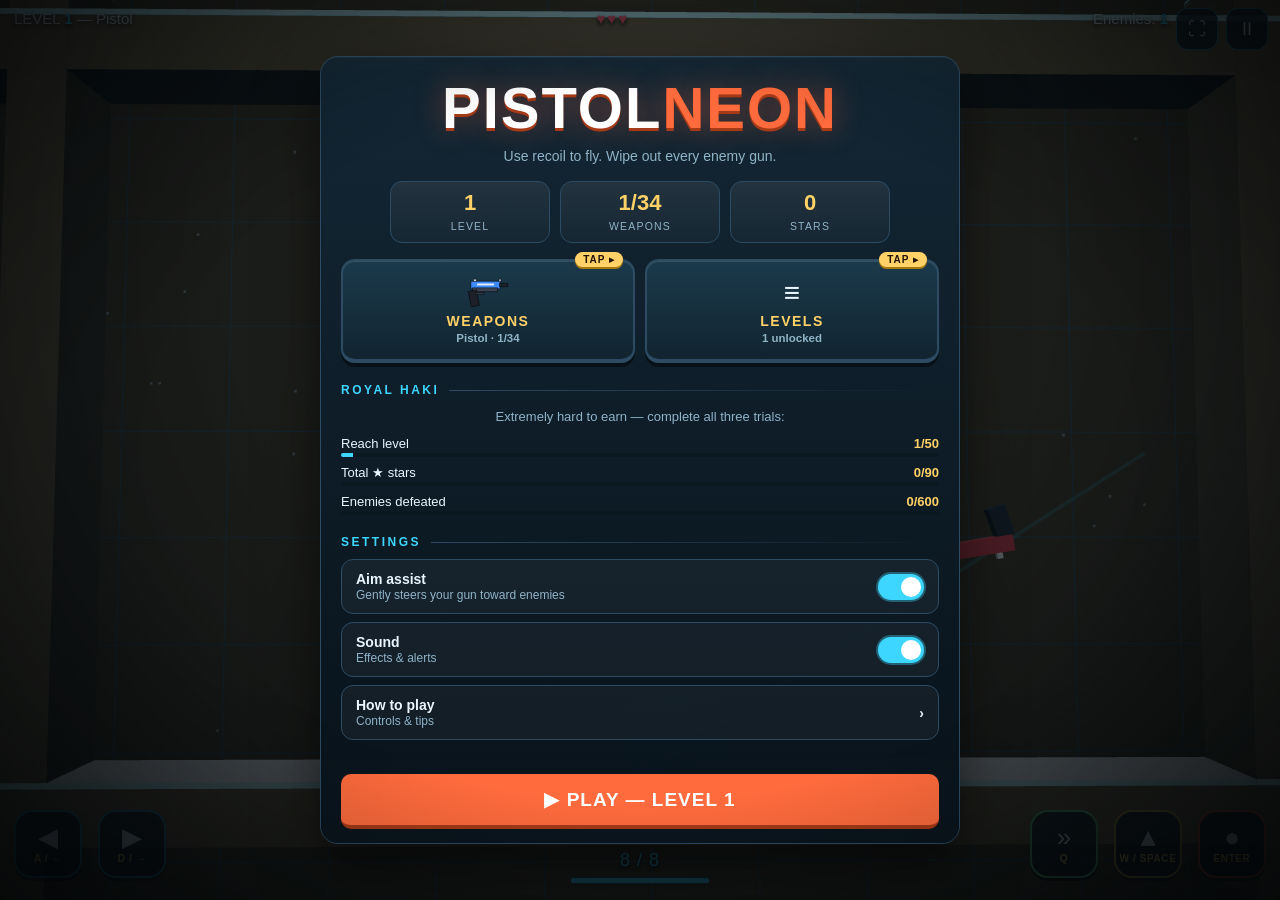
<file: Archive/index.html>
<!DOCTYPE html>
<html lang="en" dir="ltr">
<head>
<meta charset="utf-8">
<meta name="viewport" content="width=device-width, initial-scale=1, viewport-fit=cover">
<title>Pistol Neon</title>
<style>
*,*::before,*::after{box-sizing:border-box}
:root{color-scheme:dark;--bg:#0e1b24;--fg:#eaf6ff;--ac:#ff6b3d;--cy:#3dd6ff;--gd:#ffd166;--pn:rgba(10,22,30,.96);--ln:#2d4c63;--mut:#8fb3c7;padding-top:env(safe-area-inset-top,0px);padding-bottom:env(safe-area-inset-bottom,0px)}
@media (prefers-color-scheme:dark){:root:not([data-theme="light"]){--bg:#0e1b24}}
:root[data-theme="dark"]{--bg:#0e1b24}
html,body{height:100%;margin:0;overflow:hidden;background:var(--bg);color:var(--fg);font-family:"Trebuchet MS","Segoe UI",sans-serif;user-select:none;-webkit-user-select:none;-webkit-touch-callout:none;touch-action:none}
canvas{position:fixed;inset:0;width:100%;height:100%;display:block}
body::after{content:"";position:fixed;inset:0;pointer-events:none;background:radial-gradient(ellipse at center,transparent 55%,rgba(0,0,0,.45))}
#hud{position:fixed;top:env(safe-area-inset-top,0px);left:0;right:0;display:flex;justify-content:space-between;padding:10px 112px 10px 14px;font-size:15px;pointer-events:none;text-shadow:0 2px 4px #000}
#hud b{color:var(--cy)}#hp{color:#ff5470;letter-spacing:2px}
#low{position:fixed;bottom:calc(10px + env(safe-area-inset-bottom,0px));left:0;right:0;text-align:center;pointer-events:none;text-shadow:0 2px 4px #000}
#ammo{font-size:18px;color:var(--cy);letter-spacing:1px}
#bar{width:140px;height:7px;background:#0a141a;border:1px solid var(--ln);margin:6px auto 0;border-radius:4px;overflow:hidden}
#bar i{display:block;height:100%;width:100%;background:var(--cy)}
#hint{font-size:13px;opacity:.8;margin-top:6px}
#msg{position:fixed;top:34%;left:0;right:0;text-align:center;font-size:clamp(28px,7.5vw,64px);font-weight:900;text-shadow:0 4px 0 #000;pointer-events:none}
#msg.gold{color:var(--gd)}
#fx{position:fixed;inset:0;pointer-events:none;background:radial-gradient(transparent 35%,rgba(255,40,70,.6));opacity:0;transition:opacity .4s}#fx.on{opacity:1;transition:none}
#fh{position:fixed;left:50%;top:58%;width:118px;height:118px;margin:-59px 0 0 -59px;border-radius:50%;border:2px dashed rgba(255,209,102,.75);display:flex;align-items:center;justify-content:center;text-align:center;font-size:12px;font-weight:700;line-height:1.35;color:var(--gd);pointer-events:none;opacity:0;transition:opacity .4s;animation:pl 1.6s ease-in-out infinite}#fh.on{opacity:1}
#fh .m{display:none}
@keyframes pl{50%{transform:scale(1.1)}}
/* top-right buttons */
#fs,#pz{position:fixed;top:calc(8px + env(safe-area-inset-top,0px));width:42px;height:42px;border-radius:12px;background:rgba(10,22,30,.6);border:1.5px solid rgba(61,214,255,.55);display:flex;align-items:center;justify-content:center;cursor:pointer;font-size:18px;touch-action:none;-webkit-tap-highlight-color:transparent}
#pz{right:12px}#fs{right:62px}#fs:hover,#pz:hover{background:rgba(61,214,255,.3)}
/* on-screen controls: two separate clusters, never overlapping */
#pad{position:fixed;left:0;right:0;bottom:0;display:flex;justify-content:space-between;align-items:flex-end;padding:0 max(14px,env(safe-area-inset-right,0px)) calc(16px + env(safe-area-inset-bottom,0px)) max(14px,env(safe-area-inset-left,0px));pointer-events:none}
.grp{display:flex;gap:16px;align-items:flex-end;pointer-events:none}
.tb{pointer-events:auto;flex:none;width:68px;height:68px;display:flex;flex-direction:column;align-items:center;justify-content:center;border-radius:18px;background:rgba(10,22,30,.5);border:2px solid rgba(61,214,255,.6);color:var(--fg);font-size:26px;line-height:1;opacity:.72;cursor:pointer;touch-action:none;-webkit-tap-highlight-color:transparent;transition:opacity .15s,background .15s,transform .1s}
.tb small{font-size:10px;font-weight:800;letter-spacing:.6px;margin-top:4px;color:var(--gd)}
.tb.on{opacity:1;background:rgba(61,214,255,.4);transform:scale(.94)}
#tj{border-color:rgba(255,209,102,.8)}#tj.on{background:rgba(255,209,102,.4)}
#tf{border-color:rgba(255,107,61,.85)}#tf.on{background:rgba(255,107,61,.4)}
@media (pointer:fine){.tb{opacity:.92;background:rgba(10,22,30,.82);box-shadow:0 3px 0 rgba(0,0,0,.55)}.tb:hover{opacity:1;border-color:#fff}#pad{padding-bottom:calc(22px + env(safe-area-inset-bottom,0px))}#pz,#fs{background:rgba(10,22,30,.82)}}
@media (pointer:coarse){#tf,.tb small,#hint{display:none!important}#pad{padding-bottom:calc(44px + env(safe-area-inset-bottom,0px))}#low{bottom:calc(128px + env(safe-area-inset-bottom,0px))}#fh .m{display:inline}#fh .d{display:none}}
@media (max-height:420px){.tb{width:58px;height:58px;font-size:22px}#low{bottom:calc(84px + env(safe-area-inset-bottom,0px))}}
@media (pointer:coarse) and (max-height:480px){.tb{width:56px;height:56px;font-size:22px;border-radius:15px}#pad{padding-bottom:calc(34px + env(safe-area-inset-bottom,0px))}.grp{gap:14px}#low{bottom:calc(12px + env(safe-area-inset-bottom,0px))}}
@media (prefers-reduced-motion:reduce){#fh,.new,.stp.big .ic{animation:none}}
/* panels */
#panel{position:fixed;inset:0;display:none;align-items:center;justify-content:center;background:radial-gradient(ellipse at 50% 30%,rgba(14,27,36,.5),rgba(3,8,12,.9));padding:14px;touch-action:auto}
#panel.on{display:flex}
.card{position:relative;max-width:640px;width:100%;max-height:92vh;max-height:calc(100dvh - 28px);overflow:auto;overscroll-behavior:contain;-webkit-overflow-scrolling:touch;touch-action:pan-y;background:var(--pn);border:1px solid var(--ln);border-radius:18px;padding:22px 20px 0;text-align:center;box-shadow:0 20px 60px rgba(0,0,0,.6),inset 0 1px 0 rgba(255,255,255,.06);scrollbar-width:thin;scrollbar-color:var(--ln) transparent}
.card h1{margin:0 0 6px;font-size:clamp(26px,7vw,38px);color:var(--ac);letter-spacing:1px}
.card p{margin:6px 0;line-height:1.6;font-size:15px}
.logo{font-family:Impact,"Arial Black",sans-serif;font-size:clamp(36px,9vw,58px);line-height:1;letter-spacing:2px;font-weight:900;color:#fff;text-shadow:0 3px 0 #a63a17,0 0 30px rgba(255,107,61,.45)}
.logo span{color:var(--ac)}.logo em{font-style:normal;font-size:.45em;vertical-align:super;color:var(--cy);margin-left:6px}
.tg{margin:8px 0 0!important;color:var(--mut);font-size:14px!important}
.stats{display:flex;gap:10px;justify-content:center;margin:14px 0 2px}
.stats div{flex:1;max-width:160px;background:rgba(255,255,255,.04);border:1px solid var(--ln);border-radius:12px;padding:8px 6px}
.stats b{display:block;font-size:22px;color:var(--gd)}.stats span{font-size:10.5px;letter-spacing:1.2px;text-transform:uppercase;color:var(--mut)}
.sec{margin-top:20px}
.sec h3{display:flex;align-items:center;gap:10px;margin:0 0 10px;font-size:12px;letter-spacing:2.5px;color:var(--cy);font-weight:800}
.sec h3::after{content:"";flex:1;height:1px;background:linear-gradient(90deg,var(--ln),transparent)}
.wg{display:grid;grid-template-columns:repeat(auto-fill,minmax(112px,1fr));gap:12px 10px}
.wc{position:relative;display:flex;flex-direction:column;align-items:center;gap:4px;padding:12px 8px 9px;background:linear-gradient(#17313f,#112430);color:var(--fg);border:2px solid var(--ln);border-radius:12px;font:inherit;font-size:12px;font-weight:800;cursor:pointer;transition:transform .1s,border-color .15s}
.wc svg{width:100%;height:30px}
.wc:hover:not(:disabled){transform:translateY(-2px);border-color:var(--cy)}
.wc.cur{border-color:var(--gd);box-shadow:0 0 16px rgba(255,209,102,.3)}
.wc:disabled{opacity:.5;cursor:default}
.tag{position:absolute;top:-8px;right:8px;font-size:9px;letter-spacing:1px;padding:2px 6px;border-radius:6px;background:var(--gd);color:#201400}.tag.n{background:var(--ac);color:#fff}
.lock{font-size:10px;font-weight:600;color:var(--mut)}
.bars{width:100%;display:grid;gap:3px;margin-top:2px}
.bars i{display:block;height:4px;border-radius:2px;background:#0b1820;overflow:hidden}.bars b{display:block;height:100%;background:var(--cy)}
.bars i:nth-child(2) b{background:var(--ac)}.bars i:nth-child(3) b{background:#7cfc9a}
.lg{display:flex;gap:14px;justify-content:center;margin:12px 0 0;font-size:11px;color:var(--mut)}
.lg i{display:inline-block;width:10px;height:4px;border-radius:2px;margin-right:5px;vertical-align:middle}
.wd{color:var(--mut);font-size:13px!important}.wd b{color:var(--fg)}
.lg2{display:grid;grid-template-columns:repeat(auto-fill,minmax(46px,1fr));gap:8px}
.lvb{height:44px;padding:0;font-size:15px;background:#16303d;color:var(--fg);border:2px solid var(--ln);border-bottom-width:3px;border-radius:10px}
.lvb.cur{border-color:var(--gd);color:var(--gd)}.lvb:disabled{opacity:.35}
.set{display:flex;flex-direction:column;gap:8px}
button.st{display:flex;align-items:center;justify-content:space-between;gap:10px;width:100%;text-align:left;padding:11px 14px;background:rgba(255,255,255,.04);color:var(--fg);border:1px solid var(--ln);border-radius:12px;font-size:14px}
button.st small{display:block;font-weight:500;color:var(--mut);font-size:12px;margin-top:1px}
.pill{flex:none;width:46px;height:26px;border-radius:13px;background:#243b49;position:relative;transition:background .15s}
.pill::after{content:"";position:absolute;top:3px;left:3px;width:20px;height:20px;border-radius:50%;background:#fff;transition:transform .15s}
.st.on .pill{background:var(--cy)}.st.on .pill::after{transform:translateX(20px)}
.foot{position:sticky;bottom:0;margin:18px -20px 0;padding:16px 20px 14px;background:linear-gradient(rgba(10,22,30,0),var(--pn) 30%)}
.foot .o{width:100%;font-size:19px;letter-spacing:1px;padding:14px}
.foot .rw{display:flex;gap:8px;margin-top:8px}.foot .rw button{flex:1}
.steps{display:grid;gap:8px;text-align:left;margin:14px 0 0}
.stp{display:flex;gap:12px;align-items:center;padding:10px 12px;background:rgba(255,255,255,.04);border:1px solid var(--ln);border-radius:12px}
.stp .ic{flex:none;width:58px;height:44px;display:flex;align-items:center;justify-content:center;border-radius:10px;background:#16303d;font-size:15px;font-weight:800;color:var(--cy);white-space:nowrap}
.stp b{display:block;font-size:14px;letter-spacing:.5px}.stp span{font-size:12.5px;color:var(--mut);line-height:1.4}
.stp.big{border-color:var(--gd);background:rgba(255,209,102,.08)}.stp.big .ic{background:var(--gd);color:#201400;font-size:22px;animation:tap 1.2s ease-in-out infinite}
@keyframes tap{50%{transform:scale(1.12)}}
.card.sm{max-width:400px;padding:16px 16px 0}.sm h1{font-size:22px;margin:0}.sm .steps{gap:6px;margin-top:10px}.sm .stp{padding:7px 10px;gap:10px;border-radius:10px}.sm .stp .ic{width:46px;height:34px;font-size:13px}.sm .stp.big .ic{font-size:18px}.sm .stp b{font-size:12.5px}.sm .stp span{font-size:11.5px;line-height:1.3}.sm .foot{margin:10px -16px 0;padding:12px 16px}.sm .foot .o{padding:10px;font-size:16px}
.new{border:2px solid var(--gd);background:rgba(255,209,102,.1);border-radius:8px;padding:10px;margin:10px 0;animation:glow 1s ease-in-out infinite alternate}
.new h2{margin:0;color:var(--gd);font-size:20px}
@keyframes glow{from{box-shadow:0 0 0 rgba(255,209,102,0)}to{box-shadow:0 0 22px rgba(255,209,102,.6)}}
.row{display:flex;flex-wrap:wrap;gap:6px;justify-content:center;margin:8px 0}
button{font:inherit;font-weight:700;font-size:16px;color:#08151c;background:var(--cy);border:0;border-bottom:4px solid #1b7f9c;border-radius:6px;padding:9px 14px;cursor:pointer;-webkit-tap-highlight-color:transparent}
button.o{background:var(--ac);border-bottom-color:#a63a17;color:#fff;font-size:18px;padding:11px 22px;border-radius:10px}
button.g{background:var(--gd);border-bottom-color:#a67c10}
button.s{background:#16303d;color:var(--fg);border-bottom-color:#000}
button:disabled{opacity:.4}
button:focus-visible{outline:3px solid #fff;outline-offset:2px}
.card:not(:has(.sec)):not(:has(.steps)){padding-bottom:20px}
@media (max-width:520px),(max-height:480px){#panel{padding:10px}.card{padding:16px 14px 0}.foot{margin:12px -14px 0;padding:12px 14px}.wg{grid-template-columns:repeat(3,1fr);gap:12px 8px}.wc{padding:10px 4px 8px;font-size:11px}.logo{font-size:34px}.sec{margin-top:16px}}
.lg2{grid-template-columns:repeat(auto-fill,minmax(56px,1fr))}.lvb{height:54px;padding:4px 0}.lvb small{display:block;font-size:9px;line-height:1;margin-top:2px;color:var(--gd)}.lvb.bs{border-color:#ff5470}.chs{display:flex;gap:6px;overflow-x:auto;padding:2px 0 10px;scrollbar-width:thin}.chp{flex:none;padding:6px 10px;font-size:12px}.chp.cur{background:var(--gd);color:#201400;border-bottom-color:#a67c10}.jq{display:flex;gap:6px;margin:10px 0 8px}.jq input{flex:1;min-width:0;background:#0b1820;color:var(--fg);border:1px solid var(--ln);border-radius:8px;padding:8px 10px;font:inherit;font-size:16px}.hq{display:flex;justify-content:space-between;font-size:13px;margin-top:8px}.hq b{color:var(--gd)}#td{border-color:rgba(124,252,154,.8)}#td.cd{opacity:.3}
/* conqueror's haki button + wave */
#tg{display:none;border-color:rgba(193,59,255,.9);color:#e3b8ff;font-weight:900;font-size:28px}.kng #tg{display:flex}#tg.cd{opacity:.3}#tg small{color:#e3b8ff}
#hk{position:fixed;inset:0;pointer-events:none;z-index:4;opacity:0;overflow:hidden}
#hk.on{animation:hkFlash 1s ease-out}
#hk::before{content:"";position:absolute;left:50%;top:50%;width:24vmax;height:24vmax;margin:-12vmax 0 0 -12vmax;border-radius:50%;border:8px solid #c13bff;box-shadow:0 0 70px 24px rgba(193,59,255,.65),inset 0 0 70px 24px rgba(255,42,85,.45);transform:scale(.05)}
#hk.on::before{animation:hkRing 1s cubic-bezier(.15,.7,.3,1)}
@keyframes hkFlash{0%{opacity:1;background:radial-gradient(circle,rgba(193,59,255,.4),rgba(255,42,85,.15) 60%,transparent 80%)}100%{opacity:0}}
@keyframes hkRing{0%{transform:scale(.05)}100%{transform:scale(7)}}
/* rewarded ads */
#ab{position:fixed;top:calc(50px + env(safe-area-inset-top,0px));left:50%;transform:translateX(-50%);display:none;align-items:center;gap:9px;white-space:nowrap;padding:7px 14px;border-radius:12px;background:rgba(10,22,30,.88);border:2px solid var(--gd);color:var(--gd);font-size:13px;font-weight:800;letter-spacing:.5px;line-height:1.25;cursor:pointer;-webkit-tap-highlight-color:transparent;animation:abp 1.4s ease-in-out infinite}
#ab.on{display:flex}#ab .ai{font-size:20px}#ab small{display:block;font-size:10px;color:var(--mut);font-weight:700;letter-spacing:.3px}
@keyframes abp{50%{box-shadow:0 0 18px rgba(255,209,102,.6)}}
button.rvb{background:var(--gd);border-bottom-color:#a67c10;color:#201400}
.adbox{margin:12px 0;padding:10px 12px;border:1px solid var(--gd);border-radius:12px;background:rgba(255,209,102,.08)}
.adbox b{display:block;color:var(--gd);font-size:15px}.adbox span{font-size:13px;color:var(--mut);line-height:1.4}
.adn{color:#ff8a9a;font-size:13px!important}.bwi{width:110px;height:50px}

/* ===== polish pack ===== */
#panel h1{text-shadow:0 0 12px var(--cy),0 0 34px rgba(61,214,255,.45);animation:tglow 3.2s ease-in-out infinite}
@keyframes tglow{50%{text-shadow:0 0 18px var(--ac),0 0 44px rgba(255,107,61,.55)}}
#sc{position:fixed;top:calc(34px + env(safe-area-inset-top,0px));left:14px;font-size:12px;font-weight:800;letter-spacing:1px;color:var(--mut);text-shadow:0 2px 4px #000;pointer-events:none;display:none}
#sc b{color:var(--gd);font-size:15px}
#cmb{position:fixed;top:calc(62px + env(safe-area-inset-top,0px));left:50%;transform:translateX(-50%) scale(.8);text-align:center;pointer-events:none;opacity:0;transition:opacity .2s,transform .2s}
#cmb.on{opacity:1;transform:translateX(-50%) scale(1)}
#cmb b{display:block;font-size:30px;font-style:italic;font-weight:900;color:var(--gd);text-shadow:0 0 14px rgba(255,209,102,.8),0 3px 0 #000}
#cmb i{display:block;height:4px;margin:2px auto 0;width:90px;border-radius:3px;background:var(--gd);transform-origin:left;box-shadow:0 0 10px var(--gd)}
#dmg{position:fixed;inset:0;pointer-events:none;box-shadow:inset 0 0 0 0 rgba(255,40,70,0);opacity:0}
#dmg.on{animation:dmgf .45s ease-out}
@keyframes dmgf{0%{opacity:1;box-shadow:inset 0 0 140px 45px rgba(255,40,70,.75)}100%{opacity:0;box-shadow:inset 0 0 140px 45px rgba(255,40,70,0)}}
@media (orientation:portrait) and (max-width:700px){
  #hud{padding:8px 68px 8px 10px;font-size:12px}
  #pad{padding-left:8px;padding-right:8px;gap:4px}
  .grp{gap:7px}
  .tb{width:52px;height:52px;border-radius:14px;font-size:21px}
  #low{bottom:calc(112px + env(safe-area-inset-bottom,0px))}
  #fs,#pz{width:36px;height:36px}
  #pz{right:8px}#fs{right:50px}
}
@media (prefers-reduced-motion:reduce){#panel h1,#dmg.on{animation:none}}

/* mobile-friendly weapon window */
.wc{min-width:0;min-height:92px;touch-action:manipulation;overflow-wrap:anywhere;text-align:center}
.wdsc{display:none;font-size:10.5px;font-weight:600;line-height:1.3;color:var(--mut)}
#panel{padding:max(10px,env(safe-area-inset-top)) max(10px,env(safe-area-inset-right)) max(10px,env(safe-area-inset-bottom)) max(10px,env(safe-area-inset-left))}
.card{max-height:calc(100dvh - 20px - env(safe-area-inset-top,0px) - env(safe-area-inset-bottom,0px))}
@media (max-width:520px){.wg{grid-template-columns:repeat(2,minmax(0,1fr));gap:14px 10px}.wc{padding:12px 8px 10px;font-size:13px;min-height:116px}.wc svg{height:34px}.wdsc{display:block}}
@media (max-height:480px) and (min-width:521px){.wg{grid-template-columns:repeat(4,minmax(0,1fr))}.wc{min-height:84px}}
@media (pointer:coarse) and (min-width:521px) and (min-height:481px){.wdsc{display:block}}

/* pro menu */
.card{background:linear-gradient(180deg,rgba(20,40,54,.98),rgba(8,18,26,.98))}
.stats div{background:linear-gradient(rgba(255,255,255,.07),rgba(255,255,255,.02))}
.tiles{display:grid;grid-template-columns:1fr 1fr;gap:10px;margin-top:16px}
.tile{display:flex;flex-direction:column;align-items:center;justify-content:center;gap:3px;min-height:104px;padding:10px 8px;background:linear-gradient(#1b3a4b,#112430);color:var(--fg);border:2px solid var(--ln);border-bottom-width:4px;border-radius:14px;min-width:0;touch-action:manipulation}
.tile:hover{border-color:var(--cy)}.tile svg{width:100%;height:34px}.tile .ti{font-size:28px;height:34px;line-height:34px}.tile b{font-size:14px;letter-spacing:1.5px;color:var(--gd)}.tile small{font-size:11.5px;font-weight:600;color:var(--mut)}
.wg2{display:grid;grid-template-columns:repeat(auto-fill,minmax(84px,1fr));gap:12px 8px;padding-bottom:6px}
.wt{position:relative;display:flex;flex-direction:column;align-items:center;gap:3px;min-width:0;padding:10px 4px 7px;background:linear-gradient(#17313f,#112430);color:var(--fg);border:2px solid var(--ln);border-bottom-width:3px;border-radius:12px;touch-action:manipulation}
.wt svg{width:100%;height:28px}.wt small{font-size:10.5px;font-weight:800;line-height:1.15;overflow-wrap:anywhere}
.wt.cur{border-color:var(--gd)}.wt.sel{border-color:var(--cy);box-shadow:0 0 14px rgba(61,214,255,.45)}
.wt .tag{top:-7px;right:5px;font-size:8px;padding:1px 5px}
.card.wk{max-width:560px}.card.wk .foot{padding-top:12px;border-top:1px solid var(--ln);background:var(--pn)}
.wdet{display:flex;gap:12px;align-items:center;text-align:left;margin-bottom:8px}.wdet svg{flex:none;width:84px;height:40px;background:#16303d;border-radius:10px;padding:4px}
.wdet b{display:block;font-size:17px;color:var(--gd)}.wdet span{display:block;font-size:12px;line-height:1.35;color:var(--mut)}
.sbr{display:grid;grid-template-columns:70px 1fr;align-items:center;gap:8px;font-size:11px;color:var(--mut);text-align:left;margin:3px 0}
.sbr i{display:block;height:6px;border-radius:3px;background:#0b1820;overflow:hidden}.sbr b{display:block;height:100%}
.card.wk .foot .rw{margin-top:10px}.card.wk .foot .o{font-size:17px;padding:11px;width:auto}
@media (max-width:520px){.wg2{grid-template-columns:repeat(3,minmax(0,1fr))}}
@media (max-height:480px){.wg2{grid-template-columns:repeat(auto-fill,minmax(78px,1fr))}.wdet span,.sbr:nth-of-type(n+3){display:none}.wdet svg{width:64px;height:32px}}

/* tap affordances: everything pressable looks pressable */
.tile,.wt,.lvb,.chp,button.st,.wc{cursor:pointer;position:relative}
.tile,.wt{box-shadow:0 4px 0 rgba(0,0,0,.45),inset 0 1px 0 rgba(255,255,255,.12)}
.tile:active,.wt:active,.lvb:active,button.o:active,button.s:active,button.g:active,button.st:active,.wc:active{transform:translateY(3px) scale(.97);box-shadow:none;filter:brightness(1.25)}
.tile::after{content:"TAP ▸";position:absolute;top:-9px;right:10px;font-size:10px;font-weight:900;letter-spacing:1px;padding:2px 8px;border-radius:8px;background:var(--gd);color:#201400;box-shadow:0 2px 0 #a67c10;animation:tapb 1.2s ease-in-out infinite}

.wt::after{content:"";position:absolute;inset:-2px;border-radius:12px;border:2px solid transparent;pointer-events:none}
.wt:not(.sel):hover::after{border-color:var(--cy)}
.tap{margin:6px 0 12px!important;font-size:14px!important;font-weight:800;color:var(--gd);letter-spacing:.4px}
.tap span{display:inline-block;font-size:20px;animation:hand 1.2s ease-in-out infinite}
button.o{box-shadow:0 0 0 0 rgba(255,107,61,.6);animation:ping 1.8s ease-out infinite}
button.o:disabled{animation:none}
.st .pill{box-shadow:0 0 0 2px rgba(61,214,255,.35)}
@keyframes tapb{50%{transform:translateY(-3px)}}
@keyframes hand{50%{transform:translate(-4px,-5px)}}
@keyframes ping{70%{box-shadow:0 0 0 12px rgba(255,107,61,0)}100%{box-shadow:0 0 0 0 rgba(255,107,61,0)}}
@media (prefers-reduced-motion:reduce){.tile::after,.tile::before,.tap span,button.o{animation:none}}
.tile.hasnew::after{content:"NEW!";background:var(--ac);color:#fff;box-shadow:0 2px 0 #a63a17}
.eqs{flex:1;display:flex;align-items:center;justify-content:center;font-weight:800;letter-spacing:1px;color:var(--gd);border:2px solid var(--ln);border-radius:10px}
</style>
<script src="https://bridge.playgama.com/v2/stable/playgama-bridge.js"></script>
<script>
window.PB={mu:0,ok:0,rdy:0,ad:0,send:function(){try{bridge.platform.sendMessage(bridge.PLATFORM_MESSAGE.GAME_READY)}catch(e){}}};
try{bridge.initialize().then(function(){PB.ok=1;try{var p=bridge.platform;p.on(bridge.EVENT_NAME.PAUSE_STATE_CHANGED,function(v){if(v&&window.pauseGame)pauseGame()});p.on(bridge.EVENT_NAME.AUDIO_STATE_CHANGED,function(on){PB.mu=on?0:1});if(p.isAudioEnabled===false)PB.mu=1}catch(e){}if(PB.rdy)PB.send()}).catch(function(e){console.warn(e)})}catch(e){console.warn(e)}
</script>
</head>
<body>
<div id="hud"><span id="hs"></span><span id="hp"></span><span id="he"></span></div>
<div id="msg"></div>
<div id="low"><div id="ammo"></div><div id="bar"><i id="bi"></i></div><div id="hint"></div></div>
<div id="fx"></div><div id="fh"><span class="d">CLICK CENTER<br>TO FIRE</span><span class="m">TAP THE<br>SCREEN<br>TO FIRE</span></div>
<div id="pz" title="Pause (P)">II</div><div id="fs" title="Fullscreen">⛶</div>
<div id="ab" role="button" aria-label="Watch an ad to unlock a temporary boss weapon"><span class="ai">▶</span><span>UNLOCK BOSS WEAPON<small>Watch ad · this level only</small></span></div>
<div id="pad"><div class="grp"><div class="tb" id="tl">◀<small>A / ←</small></div><div class="tb" id="tr">▶<small>D / →</small></div></div><div class="grp"><div class="tb" id="td">»<small>Q</small></div><div class="tb" id="tg">G<small>HAKI</small></div><div class="tb" id="tj">▲<small>W / SPACE</small></div><div class="tb" id="tf">●<small>ENTER</small></div></div></div>
<div id="hk"></div>
<div id="panel"></div>
<script src="three.min.js"></script>
<script>window.THREE||document.write('<script src="https://cdnjs.cloudflare.com/ajax/libs/three.js/r128/three.min.js"><\/script>')</script>
<script>
/* diagnostics: show any startup problem on screen instead of failing silently */
(function(){function show(t){var d=document.createElement('div');d.style.cssText='position:fixed;left:8px;right:8px;top:60px;z-index:999;background:rgba(120,0,20,.92);color:#fff;font:13px monospace;padding:10px;border-radius:8px;white-space:pre-wrap;pointer-events:none';d.textContent=t;document.body.appendChild(d);}
window.addEventListener('error',function(e){show('Game error: '+(e.message||'unknown')+(e.filename?' @'+String(e.filename).split('/').pop()+':'+e.lineno:''))});
if(!window.THREE)show('3D engine (three.js) failed to load.\nPut three.min.js (r128) next to index.html.');})();
</script>
<script>
const $=id=>document.getElementById(id),PN=$('panel');
const SV={best:1,wp:0,un:1,seen:1,as:1,mu:0,tut:0,st:{},kills:0,hx:0};
try{Object.assign(SV,JSON.parse(localStorage.getItem('pdr3')||'{}'))}catch(e){}
const save=()=>{try{localStorage.setItem('pdr3',JSON.stringify(SV))}catch(e){}};
const WP=[
{n:'Pistol',d:'Hard-hitting slugs. Accurate, reliable, kills most enemies in one hit.',c:0x3d8bff,mz:1.15,rec:10,tq:7,cd:.14,mag:8,rel:.7,pel:1,sp:0,auto:0,burst:0,dmg:2,bd:3,spd:1.2,bz:.15,tl:1.3,sn:0},
{n:'Revolver',d:'Huge kick, huge damage. Heavy slugs punch straight through enemies.',c:0xffc247,mz:1.45,rec:15,tq:10,cd:.26,mag:6,rel:.9,pel:1,sp:0,auto:0,burst:0,dmg:4,bd:6,spd:1.35,pierce:1,bz:.19,tl:1.6,sn:1},
{n:'SMG',d:'Insane fire rate. Hold to hover while you shred everything.',c:0xff8a1f,mz:1.3,rec:4.2,tq:3,cd:.055,mag:36,rel:1.1,pel:1,sp:.06,auto:1,burst:0,dmg:1,spd:1.15,bz:.12,tl:1,sn:2},
{n:'Gun-Blade',d:'Pistol plus blade. Auto-slashes nearby enemies and cuts enemy bullets out of the air.',c:0x8b5a2b,mz:1.1,rec:9,tq:6,cd:.16,mag:9,rel:.7,pel:1,sp:0,auto:0,burst:0,dmg:2,bd:3,spd:1.2,bz:.15,tl:1.2,sw:1,sn:0},
{n:'Shotgun',d:'Seven heavy pellets. Devastating at close range.',c:0xd63a2a,mz:1.9,rec:20,tq:13,cd:.5,mag:5,rel:1,pel:7,sp:.2,auto:0,burst:0,dmg:2,bd:3,spd:1.1,lf:.8,bz:.12,tl:.7,sn:1},
{n:'Burst Rifle',d:'Three fast, precise, hard-hitting rounds per trigger pull.',c:0x5fbf4a,mz:1.85,rec:6,tq:4,cd:.24,mag:24,rel:1,pel:1,sp:.012,auto:0,burst:3,dmg:2,bd:3,spd:1.6,bz:.13,tl:1.5,sn:2},
{n:'Gatling',d:'Spins up, then never stops. Hold to hover on a wall of lead.',c:0x9b59ff,mz:1.5,rec:3,tq:2.2,cd:.04,mag:90,rel:2,pel:1,sp:.08,auto:1,burst:0,dmg:1,spd:1.3,ramp:3,bz:.13,tl:1.2,sn:2},
{n:'Bomb Launcher',d:'Lobs bombs with a huge blast radius. Your own explosions never hurt you.',c:0xff7a1a,mz:1.5,rec:13,tq:8,cd:.55,mag:6,rel:1.1,pel:1,sp:0,auto:0,burst:0,bx:1,xr:3.8,xb:3,sn:5},
{n:'Rail Cannon',d:'Hypervelocity beam that slices through every enemy in line.',c:0x2ee6d6,mz:2.3,rec:17,tq:9,cd:.65,mag:5,rel:1.2,pel:1,sp:0,auto:0,burst:0,pierce:1,dmg:6,bd:10,spd:2.6,lf:1.2,bz:.17,bk:'beam',tl:2.2,sn:4,ul:18},
{n:'Plasma Rifle',d:'Heavy plasma bolts. Fast, powerful and sustained. Hold to fire.',c:0xff3df0,mz:1.8,rec:5,tq:3.5,cd:.1,mag:40,rel:1.3,pel:1,sp:.025,auto:1,burst:0,dmg:3,spd:1.2,bz:.2,tl:1.3,sn:3,ul:34},
{n:'Seeker',d:'Two fast homing missiles that hunt enemies down.',c:0xffe14d,mz:1.7,rec:7,tq:5,cd:.3,mag:14,rel:1.1,pel:2,sp:.5,auto:0,burst:0,hm:1,spd:.7,dmg:3,bd:4,bz:.17,el:2,tl:1.2,smk:1,sn:5,ul:50},
{n:'Nova Blaster',d:'A ring of 24 piercing bolts in every direction. Wipes out crowds.',c:0xff5470,mz:1.2,rec:8,tq:3,cd:.55,mag:5,rel:1.2,pel:24,sp:0,auto:0,burst:0,ring:1,pierce:1,dmg:2,bd:3,spd:.75,lf:1.5,bz:.15,tl:.9,sn:3,ul:80},
{n:'Boss Slayer',d:'Armor-piercing slugs that tear bosses apart.',c:0xff9d00,mz:2.45,rec:16,tq:8,cd:.45,mag:5,rel:1,pel:1,sp:0,auto:0,burst:0,pierce:1,dmg:5,bd:14,spd:2.2,bz:.18,bk:'beam',tl:1.6,sn:1,ul:15},
{n:'Arc Caster',d:'Lightning that chains across 4 more enemies. Hold to fire.',c:0x7df9ff,mz:1.8,rec:4,tq:3,cd:.12,mag:36,rel:1.1,pel:1,sp:.03,auto:1,burst:0,dmg:2,ch:4,cdm:2,spd:1.4,bz:.14,tl:1.4,sn:3,ul:86},
{n:'Vortex Cannon',d:'Fires a black hole that drags enemies in, then collapses in a colossal blast.',c:0x8a5cff,mz:1.45,rec:12,tq:6,cd:.8,mag:4,rel:1.2,pel:1,sp:0,auto:0,burst:0,bh:1,xr:6.5,xb:10,sn:5,ul:112},
{n:'Hydra Launcher',d:'Four homing explosive missiles per volley. Hold to fire.',c:0x3dff9a,mz:1.8,rec:8,tq:5,cd:.4,mag:20,rel:1.3,pel:4,sp:.6,auto:1,burst:0,hm:1,sx:1,xr:2.4,xb:3,spd:.75,dmg:3,bz:.15,el:2,tl:1.1,smk:1,sn:5,ul:120},
{n:'Omega Cannon',d:'Ultimate piercing blast. Colossal explosions and crushing boss damage.',c:0xffffff,bc:0xffe9a0,mz:2.15,rec:18,tq:9,cd:.5,mag:8,rel:1,pel:1,sp:0,auto:0,burst:0,pierce:1,sx:1,xr:3.8,xb:10,dmg:10,bd:25,bz:.34,spd:1.5,tl:2,sn:1,ul:145},
{n:'Frost Rifle',d:'Freezing rounds lock enemies in ice. Frozen enemies take double damage.',c:0x9fe8ff,mz:1.9,rec:5,tq:3.5,cd:.11,mag:36,rel:1.2,pel:1,sp:.025,auto:1,burst:0,fz:1,dmg:2,spd:1.3,bz:.15,tl:1.2,sn:3,ul:26},
{n:'Ricochet Blaster',d:'Bounces off walls up to 6 times and hits harder with every bounce.',c:0x4dff4d,mz:1.75,rec:6,tq:4,cd:.17,mag:16,rel:1,pel:1,sp:.02,auto:0,burst:0,bn:6,rb:1,dmg:2,spd:1.3,bz:.17,tl:1.2,sn:3,ul:46},
{n:'Inferno Thrower',d:'Rolling fireballs that pierce and set enemies on fire. Hold to fire.',c:0xff5a1f,mz:2,rec:2.5,tq:2,cd:.03,mag:100,rel:1.6,pel:1,sp:.28,auto:1,burst:0,pierce:1,pz:1,pzt:2,lf:.5,spd:.65,dmg:1,bz:.2,gr:2.5,fl:1,sn:6,ul:60},
{n:'Vampire SMG',d:'Fast and brutal. Every 3 kills restore a heart.',c:0xc2002f,mz:1.5,rec:4,tq:3,cd:.065,mag:32,rel:1,pel:1,sp:.05,auto:1,burst:0,ls:3,dmg:2,spd:1.2,bz:.13,tl:1.1,sn:2,ul:70},
{n:'Trident',d:'Three heavy piercing bolts in a fan. Shreds whole rows of enemies.',c:0x2e7bff,mz:2.1,rec:16,tq:9,cd:.5,mag:6,rel:1,pel:3,sp:.1,auto:0,burst:0,pierce:1,dmg:5,bd:7,spd:1.6,lf:1.6,bz:.17,tl:1.6,sn:1,ul:105},
{n:'Boomerang Blade',d:'Spinning blades fly out and return, cutting twice and erasing enemy bullets.',c:0xffd23d,mz:1.3,rec:5,tq:4,cd:.35,mag:6,rel:.9,pel:1,sp:0,auto:0,burst:0,pierce:1,bo:1,bn:3,lf:3.2,spd:.6,dmg:3,bd:5,bz:.34,bk:'star4',spin:16,sn:0,ul:42},
{n:'Venom Dart',d:'Poison darts. When a poisoned enemy dies, the venom spreads to its neighbours.',c:0x7cff3a,mz:1.45,rec:4,tq:3,cd:.2,mag:16,rel:.9,pel:1,sp:.015,auto:1,burst:0,pz:1,pzt:3,dmg:2,spd:1.4,bz:.14,tl:1.2,sn:0,ul:38},
{n:'Buzzsaw',d:'A giant saw bounces around for 4 seconds, grinding everything it touches.',c:0xc0c8d0,mz:1.85,rec:8,tq:5,cd:.55,mag:5,rel:1.1,pel:1,sp:0,auto:0,burst:0,pierce:1,bn:7,lf:4.5,spd:.55,bz:.4,bk:'saw',spin:22,hrs:.3,dmg:2,bd:3,sn:5,ul:75},
{n:'Cluster Bomb',d:'Lobbed bomb that splits into 6 extra explosions.',c:0xff9a3d,mz:1.3,rec:13,tq:8,cd:.65,mag:5,rel:1.1,pel:1,sp:0,auto:0,burst:0,bx:1,xr:3,xb:2,cl:6,cx:2.5,sn:5,ul:55},
{n:'Photon Laser',d:'Near-light-speed laser. Hold to fire with almost no recoil.',c:0xff3b5c,mz:2.1,rec:1.2,tq:1,cd:.028,mag:110,rel:1.5,pel:1,sp:.008,auto:1,burst:0,pierce:1,lf:.6,spd:3,dmg:1,bz:.1,bk:'beam',tl:2.4,sn:4,ul:30},
{n:'Meteor Caller',d:'Where the shot lands, 7 meteors crash down from the sky.',c:0xff6a2a,mz:1.95,rec:12,tq:7,cd:.7,mag:5,rel:1.2,pel:1,sp:0,auto:0,burst:0,cl:7,cx:2.8,met:1,xb:4,dmg:3,spd:1.2,bz:.2,tl:1.3,sn:5,ul:128},
{n:'Chrono Pulse',d:'Time bubble: a hit freezes nearby enemies and slows their bullets.',c:0x8affd8,mz:1.95,rec:6,tq:4,cd:.4,mag:8,rel:1,pel:1,sp:0,auto:0,burst:0,fa:1,dmg:3,bd:4,spd:1.3,bz:.2,tl:1.2,sn:3,ul:92},
{n:'Lucky Seven',d:'40% jackpot chance: critical shots deal 4x damage.',c:0xffe14d,mz:1.45,rec:13,tq:8,cd:.24,mag:6,rel:.8,pel:1,sp:0,auto:0,burst:0,ct:.4,dmg:3,spd:1.3,bz:.17,tl:1.4,sn:1,ul:22},
{n:'Wave Rifle',d:'Piercing waves snake across the arena. Hold to fire.',c:0x4dd2ff,mz:2.25,rec:4,tq:3,cd:.09,mag:36,rel:1.1,pel:1,sp:.01,auto:1,burst:0,pierce:1,wv:1,dmg:2,spd:.85,lf:1.6,bz:.17,tl:.9,sn:3,ul:65},
{n:'Dragon Shotgun',d:'Eight burning pellets pierce through whole groups.',c:0xff3d2e,mz:2.15,rec:19,tq:12,cd:.5,mag:6,rel:1,pel:8,sp:.42,auto:0,burst:0,pierce:1,lf:.6,spd:.8,pz:1,pzt:2,dmg:3,bd:3,bz:.16,tl:.8,sn:1,ul:98},
{n:'Reaper',d:'Chain lightning on every hit. Every 2 kills restore a heart.',c:0x9b30ff,mz:1.95,rec:5,tq:3,cd:.09,mag:40,rel:1.1,pel:1,sp:.03,auto:1,burst:0,dmg:3,ch:4,cdm:2,ls:2,spd:1.3,bz:.17,tl:1.3,sn:3,ul:136},
{n:'Apocalypse',d:'The final weapon: a ring of 28 mega bolts that pierce everything.',c:0xffffff,bc:0xffd27a,mz:1.05,rec:10,tq:6,cd:.55,mag:8,rel:1,pel:28,sp:0,auto:0,burst:0,ring:1,pierce:1,dmg:8,bd:18,spd:1.1,lf:1.7,bz:.26,tl:1.2,sn:3,ul:155}];
WP.forEach((w,i)=>w.id=i);
const pw=w=>{const d=w.bd||w.dmg||w.xb||1;return d*(w.pel>1?(w.ring?3:w.pel*.55):1)*(w.pierce?1.3:1)*((w.sx||w.bx||w.cl||w.bh)?1.6:1)*(w.ch?1.3:1)*(w.burst||1)*(w.hrs?3:1)*(w.met?3:1)*(w.cl&&!w.met?2:1)/Math.max(.04,(w.cd||.1)+(w.burst?w.burst*.07:0))};
function ok(i){const w=WP[i];return w.ul?SV.best>w.ul:w.bx?SV.best>=15:i<SV.un}
if('king'in SV){delete SV.king;delete SV.zy;delete SV.sn;SV.un=Math.max(1,Math.min(WP.length-1,1+Math.floor((SV.best-1)/2)))}if(!ok(SV.wp))SV.wp=0;
if(!SV.sw){SV.sw=[];WP.forEach((w,i)=>{if(ok(i))SV.sw.push(i)})}
const sw=i=>{if(!SV.sw.includes(i))SV.sw.push(i)},nw=i=>ok(i)&&!SV.sw.includes(i);
// p=platforms[x,y,w,h]  e=enemies[x,y,type(0 sentry,1 roamer,2 burst,3 fan,4 blader,5 bomb),interval,range]
const hex=c=>'#'+c.toString(16).padStart(6,'0');
/* ---------- weapon models: ONE description per weapon drives both the 3D gun and its menu icon ---------- */
const WCOL={d:0x1c2129,g:0x394252,s:0x8f9bb0,l:0xe3eaf3,w:0x7a4a28,y:0xd9a82e};
function mk3(par){const add=(m,x,y,o)=>{m.position.set(x,y,o.z||0);m.castShadow=!o.g;par.add(m);return m},
 mat=(c,o)=>o.g?new THREE.MeshBasicMaterial({color:c}):M(c,o.e);
 return{
  b(x,y,w,h,c,o){o=o||{};const m=new THREE.Mesh(new THREE.BoxGeometry(w,h,o.d||.26),mat(c,o));m.rotation.z=o.r||0;return add(m,x,y,o)},
  c(x,y,l,r1,r2,c,o){o=o||{};const m=new THREE.Mesh(new THREE.CylinderGeometry(Math.max(r2,.01),Math.max(r1,.01),l,10),mat(c,o));m.rotation.z=(o.r||0)-1.5708;return add(m,x,y,o)},
  d(x,y,r,t,c,o){o=o||{};const m=new THREE.Mesh(new THREE.CylinderGeometry(r,r,t,14),mat(c,o));m.rotation.x=1.5708;return add(m,x,y,o)},
  s(x,y,r,c,o){o=o||{};return add(new THREE.Mesh(new THREE.SphereGeometry(r,o.sg?6:12,o.sg?5:10),mat(c,o)),x,y,o)},
  t(x,y,r,tb,c,o){o=o||{};return add(new THREE.Mesh(new THREE.TorusGeometry(r,tb,6,18),mat(c,o)),x,y,o)},
  g(x,y,sp,fn){const gr=new THREE.Group();gr.position.set(x,y,0);if(sp)gr.userData.spin=sp;par.add(gr);fn(mk3(gr));return gr}}}
function mkSvg(out,ox,oy,bb){const hx6=c=>'#'+c.toString(16).padStart(6,'0'),
 ext=(x,y,a,b)=>{bb.x0=Math.min(bb.x0,ox+x-a);bb.x1=Math.max(bb.x1,ox+x+a);bb.y0=Math.min(bb.y0,oy+y-b);bb.y1=Math.max(bb.y1,oy+y+b)},
 rot=(w,h,r)=>[(Math.abs(w*Math.cos(r))+Math.abs(h*Math.sin(r)))/2,(Math.abs(w*Math.sin(r))+Math.abs(h*Math.cos(r)))/2],
 tf=(x,y,r)=>`transform="translate(${(ox+x).toFixed(3)} ${(-(oy+y)).toFixed(3)}) rotate(${(-(r||0)*57.2958).toFixed(1)})"`,
 fl=(c,g)=>g?`fill="${hx6(c)}" stroke="#fff" stroke-opacity=".55" stroke-width=".02"`:`fill="${hx6(c)}" stroke="#000" stroke-opacity=".5" stroke-width=".035"`,
 ball=(x,y,r,c,o)=>{ext(x,y,r,r);out.push(`<circle cx="${(ox+x).toFixed(3)}" cy="${(-(oy+y)).toFixed(3)}" r="${r}" ${fl(c,o&&o.g)}/>`)};
 return{
  b(x,y,w,h,c,o){o=o||{};const e=rot(w,h,o.r||0);ext(x,y,e[0],e[1]);out.push(`<rect ${tf(x,y,o.r)} x="${-w/2}" y="${-h/2}" width="${w}" height="${h}" ${fl(c,o.g)}/>`)},
  c(x,y,l,r1,r2,c,o){o=o||{};const e=rot(l,2*Math.max(r1,r2),o.r||0);ext(x,y,e[0],e[1]);out.push(`<polygon ${tf(x,y,o.r)} points="${-l/2},${-r1} ${l/2},${-r2} ${l/2},${r2} ${-l/2},${r1}" ${fl(c,o.g)}/>`)},
  d(x,y,r,t,c,o){ball(x,y,r,c,o)},
  s(x,y,r,c,o){ball(x,y,r,c,o)},
  t(x,y,r,tb,c,o){ext(x,y,r+tb,r+tb);out.push(`<circle cx="${(ox+x).toFixed(3)}" cy="${(-(oy+y)).toFixed(3)}" r="${r}" fill="none" stroke="${hx6(c)}" stroke-width="${tb*2}"/>`)},
  g(x,y,sp,fn){fn(mkSvg(out,ox+x,oy+y,bb))}}}
const WM=[
/*0 Pistol*/(S,c)=>{const C=WCOL;S.b(.3,.1,1.05,.27,c);S.b(.28,-.07,.9,.14,C.g);S.c(.95,.1,.3,.06,.06,C.d);S.b(-.12,-.38,.3,.56,C.d,{r:.2});S.b(.1,-.2,.3,.06,C.g);S.b(.82,.27,.07,.08,C.l);S.b(-.08,.27,.1,.08,C.l);S.b(.3,.12,.6,.05,C.l,{g:1,d:.28})},
/*1 Revolver*/(S,c)=>{const C=WCOL;S.b(.12,.1,.7,.36,c);S.c(.9,.12,1,.09,.09,C.s);S.b(.9,.24,1,.05,C.g);S.c(.17,.12,.44,.2,.2,C.s);S.b(-.2,.3,.14,.14,C.g,{r:.5});S.b(-.24,-.36,.34,.6,C.w,{r:.3});S.b(1.37,.2,.06,.1,C.l);S.b(.17,.12,.06,.4,C.d,{d:.3})},
/*2 SMG*/(S,c)=>{const C=WCOL;S.b(.15,.08,1,.3,C.g);S.b(.15,.27,.9,.06,c);S.c(1,.1,.55,.1,.1,C.d);S.b(.4,-.42,.2,.62,C.d,{r:-.08});S.b(-.15,-.34,.26,.5,C.d,{r:.2});S.b(-.55,.05,.6,.07,C.s);S.b(-.85,-.02,.07,.3,C.s);S.b(.5,.36,.24,.12,C.d);S.b(.5,.38,.12,.05,c,{g:1,d:.28});S.b(.15,.08,.5,.1,c,{d:.28})},
/*3 Gun-Blade*/(S,c)=>{const C=WCOL;S.b(.25,.1,.95,.26,c);S.b(.25,-.06,.85,.12,C.g);S.c(.85,.1,.3,.06,.06,C.d);S.b(-.12,-.34,.28,.5,C.w,{r:.2});S.b(.7,-.14,.1,.5,C.y);S.b(1.45,-.14,1.5,.13,C.l);S.b(1.45,-.14,1.4,.04,C.s,{d:.3});S.b(2.26,-.14,.2,.2,C.l,{r:.785})},
/*4 Shotgun*/(S,c)=>{const C=WCOL;S.b(.05,.05,.7,.34,c);S.c(1.1,.16,1.5,.09,.09,C.s);S.c(1.1,-.02,1.5,.09,.09,C.g);S.b(.85,-.16,.55,.2,C.w);S.b(-.55,-.02,.7,.3,C.w,{r:-.12});S.b(-.1,-.32,.24,.4,C.d,{r:.25});S.b(1.88,.16,.07,.1,C.l)},
/*5 Burst Rifle*/(S,c)=>{const C=WCOL;S.b(.15,.08,1.2,.3,c);S.c(1.35,.08,.9,.06,.06,C.d);S.b(1,.08,.7,.18,C.g);S.b(.4,.34,.5,.07,C.g);S.c(.4,.44,.55,.1,.1,C.d);S.s(.7,.44,.09,0x7df9ff,{g:1});S.b(.5,-.38,.22,.55,C.d,{r:.22});S.b(-.25,-.3,.26,.5,C.d,{r:.2});S.b(-.7,.02,.55,.3,C.g,{r:-.08});[0,.15,.3].forEach(x=>S.b(x,.1,.07,.07,C.l,{g:1,d:.3}))},
/*6 Gatling*/(S,c)=>{const C=WCOL;S.b(-.05,0,.85,.5,c);S.b(-.1,-.5,.55,.38,C.d);S.b(-.05,.36,.7,.1,C.g);S.g(.9,0,{a:'x',v:14},G=>{[[.17,0],[-.17,0],[0,.17],[0,-.17]].forEach(p=>G.c(0,p[0],1,.075,.075,C.s,{z:p[1]}));G.c(-.3,0,.08,.3,.3,C.d);G.c(.45,0,.08,.3,.3,C.d)})},
/*7 Bomb Launcher*/(S,c)=>{const C=WCOL;S.c(.55,.05,1.3,.24,.26,c);S.c(1.2,.05,.4,.26,.36,C.g);S.b(.25,.05,.1,.58,C.d);S.b(.8,.05,.1,.58,C.d);S.s(1.3,.05,.24,0x2b2f38);S.b(1.3,.34,.05,.16,C.y);S.s(1.3,.46,.06,0xffd166,{g:1});S.b(.5,-.32,.24,.5,C.d,{r:.15});S.b(.95,-.3,.2,.4,C.g);S.b(.2,.36,.5,.08,C.g)},
/*8 Rail Cannon*/(S,c)=>{const C=WCOL;S.b(1.15,.17,2.1,.1,C.s);S.b(1.15,-.07,2.1,.1,C.s);S.b(1.15,.05,1.9,.07,c,{g:1,d:.2});[.55,1,1.45].forEach(x=>S.b(x,.05,.1,.5,c));S.b(-.15,.02,.6,.5,C.d);S.b(-.2,.02,.34,.3,c,{g:1,d:.3});S.b(-.1,-.38,.26,.45,C.g,{r:.2});S.b(2.18,.05,.14,.38,C.l)},
/*9 Plasma Rifle*/(S,c)=>{const C=WCOL;S.b(.2,.05,1.05,.32,C.g);S.s(.3,.3,.2,c,{g:1});S.c(1.25,.06,.9,.08,.08,C.d);[.95,1.2,1.45].forEach(x=>S.b(x,.06,.08,.36,c,{g:1,d:.3}));S.s(1.72,.06,.15,c,{g:1});S.b(-.1,-.32,.26,.5,C.d,{r:.2});S.b(-.5,.05,.5,.28,C.g);S.b(.2,.05,.5,.08,c,{g:1,d:.28})},
/*10 Seeker*/(S,c)=>{const C=WCOL;S.c(.5,.14,1.5,.17,.17,C.g);S.c(.5,-.14,1.5,.17,.17,C.g);S.b(.5,0,1.3,.08,C.d);S.c(1.4,.14,.5,.14,.02,c);S.c(1.4,-.14,.5,.14,.02,c);S.b(.15,.4,.4,.14,C.d);S.s(.15,.52,.07,0xff3b3b,{g:1});S.b(.05,-.4,.24,.4,C.d,{r:.1});S.c(-.3,0,.3,.28,.18,C.d)},
/*11 Nova Blaster*/(S,c)=>{const C=WCOL;S.b(0,0,.8,.34,C.g);S.b(-.1,-.35,.26,.45,C.d,{r:.2});S.c(.65,.05,.5,.1,.14,C.d);S.g(1.2,.05,{a:'z',v:3},G=>{[0,.785,1.571,2.356].forEach(r=>G.b(0,0,1.1,.1,c,{r:r,g:1,d:.2}))});S.s(1.2,.05,.3,c,{g:1});S.s(1.2,.05,.16,C.l,{g:1})},
/*12 Boss Slayer*/(S,c)=>{const C=WCOL;S.b(.1,.05,1,.34,c);S.c(1.5,.08,1.6,.09,.09,C.d);S.b(2.3,.08,.3,.2,C.g);S.b(2.3,.08,.05,.28,C.d);S.c(.35,.42,.9,.12,.12,C.d);S.s(.82,.42,.1,0x7df9ff,{g:1});S.b(.15,.32,.1,.12,C.g);S.b(.6,.32,.1,.12,C.g);S.b(1.3,-.2,.06,.5,C.s,{r:.35});S.b(1.3,-.2,.06,.5,C.s,{r:-.35});S.b(-.45,0,.6,.34,C.g,{r:-.1});S.b(.2,-.32,.26,.4,C.d,{r:.2});S.b(.45,-.25,.2,.45,C.d)},
/*13 Arc Caster*/(S,c)=>{const C=WCOL;S.b(0,0,.8,.32,C.g);S.b(-.1,-.34,.26,.45,C.d,{r:.2});S.c(.9,.05,1,.06,.06,C.s);[.55,.83,1.11,1.39].forEach(x=>S.b(x,.05,.1,.52,c,{e:0x0a3a44}));S.b(1.6,.3,.7,.07,C.s,{r:-.12});S.b(1.6,-.2,.7,.07,C.s,{r:.12});S.s(1.78,.05,.14,C.l,{g:1});S.t(1.78,.05,.26,.03,c,{g:1})},
/*14 Vortex Cannon*/(S,c)=>{const C=WCOL;S.c(.3,0,1,.28,.32,C.g);S.b(.1,-.4,.26,.45,C.d,{r:.15});S.c(1.1,0,.7,.3,.5,c);S.s(1.3,0,.36,0x08040f);S.g(1.3,0,{a:'z',v:5},G=>{G.t(0,0,.52,.06,c,{g:1});G.s(.52,0,.09,C.l,{g:1});G.s(-.26,.45,.08,C.l,{g:1});G.s(-.26,-.45,.08,c,{g:1})})},
/*15 Hydra Launcher*/(S,c)=>{const C=WCOL;S.b(0,0,.8,.6,C.g);[.22,0,-.22].forEach(y=>{S.c(.9,y,1.1,.12,.12,C.d);S.c(1.58,y,.34,.12,.02,c)});S.b(.1,-.44,.26,.4,C.d,{r:.1});S.b(.3,.4,.6,.1,C.g);S.b(0,0,.4,.2,c,{d:.3})},
/*16 Omega Cannon*/(S,c)=>{const C=WCOL;S.b(0,0,.9,.5,C.l);S.b(0,.27,.9,.07,C.y);S.c(1.3,0,1.5,.2,.2,C.g);[.8,1.2,1.6].forEach(x=>S.b(x,0,.1,.52,C.y));S.b(1.3,.22,1.3,.05,0x7df9ff,{g:1,d:.3});S.b(.1,.42,.5,.18,C.y);S.b(.1,-.42,.5,.18,C.y);S.b(-.5,0,.3,.5,C.g);S.b(-.1,-.42,.26,.4,C.d,{r:.2});S.g(2.1,0,{a:'z',v:4},G=>{G.t(0,0,.42,.07,C.y,{g:1});G.t(0,0,.24,.05,0x7df9ff,{g:1});G.b(.42,0,.16,.1,C.l,{g:1});G.b(-.42,0,.16,.1,C.l,{g:1})});S.s(2.1,0,.15,C.l,{g:1})},
/*17 Frost Rifle*/(S,c)=>{const C=WCOL;S.b(.15,.05,1.1,.3,C.l);S.b(.15,.22,1,.05,c,{g:1,d:.28});[[.45,.34,.26],[.8,.33,.3],[1.1,.3,.2]].forEach(a=>S.b(a[0],a[1],a[2],a[2],c,{r:.785,g:1,d:.2}));S.c(1.3,.08,.8,.1,.07,C.s);S.b(1.76,.08,.22,.22,c,{r:.785,g:1});S.c(.25,-.4,.5,.2,.2,c,{r:1.5708});S.b(-.2,-.32,.26,.45,C.d,{r:.2});S.b(-.6,.05,.5,.28,C.g)},
/*18 Ricochet Blaster*/(S,c)=>{const C=WCOL;S.b(.1,.05,.9,.3,c);S.b(-.1,-.34,.26,.5,C.d,{r:.2});S.c(.66,.05,.24,.07,.07,C.d);S.b(.85,.17,.5,.14,C.g,{r:.7});S.b(1.25,.17,.5,.14,C.g,{r:-.7});S.c(1.55,.05,.3,.07,.07,C.d);S.s(.3,.34,.17,c,{g:1});S.s(.58,.3,.09,C.l,{g:1});S.b(-.45,.04,.45,.24,C.g)},
/*19 Inferno Thrower*/(S,c)=>{const C=WCOL;S.b(.1,0,.9,.34,C.g);S.c(.15,.3,.95,.16,.16,c);S.b(.45,.3,.08,.36,C.d);S.b(.65,.17,.35,.05,C.d,{r:-.6});S.c(1.15,0,1,.1,.12,C.s);S.c(1.7,0,.35,.1,.2,C.d);S.c(1.98,0,.3,.14,.01,0xffb347,{g:1});S.b(0,-.36,.26,.45,C.d,{r:.2})},
/*20 Vampire SMG*/(S,c)=>{const C=WCOL;S.b(.15,.08,1,.3,0x2a0c14);S.b(.15,.26,.9,.06,c);S.c(1.05,.1,.55,.1,.1,C.d);S.b(.4,-.42,.2,.62,c,{r:-.08});S.b(-.15,-.34,.26,.5,C.d,{r:.2});S.b(-.55,.05,.6,.07,C.s);S.b(1.2,-.12,.07,.28,C.l,{r:.12});S.b(1.38,-.12,.07,.28,C.l,{r:-.12});S.s(.2,.1,.1,0xff2b55,{g:1});S.b(.5,.36,.2,.1,C.d)},
/*21 Trident*/(S,c)=>{const C=WCOL;S.b(-.1,0,.9,.3,C.g);S.b(-.2,-.34,.26,.5,C.d,{r:.2});S.b(.5,.05,.16,.85,C.y);S.b(1.25,.05,1.7,.09,c);S.b(2.2,.05,.22,.22,C.l,{r:.785,g:1});S.b(.95,.3,1.3,.09,c,{r:.18});S.b(1.65,.43,.2,.2,C.l,{r:.965,g:1});S.b(.95,-.2,1.3,.09,c,{r:-.18});S.b(1.65,-.33,.2,.2,C.l,{r:-.965,g:1})},
/*22 Boomerang Blade*/(S,c)=>{const C=WCOL;S.b(-.2,0,.5,.2,C.w);S.s(.3,0,.17,C.y);S.b(.72,.3,1,.2,c,{r:.6});S.b(.72,-.3,1,.2,c,{r:-.6});S.b(.72,.3,.9,.06,C.l,{r:.6,g:1,d:.3});S.b(.72,-.3,.9,.06,C.l,{r:-.6,g:1,d:.3});S.b(1.12,.58,.18,.18,C.l,{r:.8});S.b(1.12,-.58,.18,.18,C.l,{r:-.8})},
/*23 Venom Dart*/(S,c)=>{const C=WCOL;S.b(.2,0,1.5,.2,C.w);S.b(-.2,-.3,.24,.45,C.d,{r:.2});S.b(.85,0,.14,1.2,c);S.b(.95,.64,.14,.4,c,{r:-.6});S.b(.95,-.64,.14,.4,c,{r:.6});S.b(.55,0,.04,1.25,C.l);S.b(.85,.13,.9,.06,0x7cff3a,{g:1,d:.2});S.c(1.36,.13,.2,.07,.01,C.l);S.b(0,.2,.16,.24,0x7cff3a,{g:1})},
/*24 Buzzsaw*/(S,c)=>{const C=WCOL;S.b(0,0,.9,.4,C.g);S.b(0,.22,.9,.06,c);S.b(-.15,-.35,.26,.45,C.d,{r:.2});S.b(.65,0,.6,.14,C.s);S.g(1.15,0,{a:'z',v:22},G=>{G.d(0,0,.52,.12,C.l);for(let k=0;k<10;k++){const a=k*.628;G.b(.58*Math.cos(a),.58*Math.sin(a),.2,.12,C.l,{r:a+.4})}G.d(0,0,.18,.16,c);G.b(0,0,.7,.07,C.s,{d:.18})})},
/*25 Cluster Bomb*/(S,c)=>{const C=WCOL;S.c(.4,0,1.1,.3,.34,c);S.b(.15,0,.12,.68,C.d);S.b(.55,0,.12,.68,C.d);S.c(1,0,.14,.36,.4,C.g);S.s(.95,.06,.2,C.d);S.s(1.12,.24,.12,C.d);S.s(1.12,-.14,.12,C.d);S.s(.95,.06,.07,0xffd166,{g:1});S.b(.2,-.42,.26,.45,C.d,{r:.15});S.b(.3,.42,.5,.08,C.g)},
/*26 Photon Laser*/(S,c)=>{const C=WCOL;S.b(.1,0,1.2,.28,C.l);S.b(.1,.16,1.1,.05,c,{g:1,d:.28});[.55,.7,.85,1,1.15].forEach(x=>S.b(x,0,.05,.46,C.s));S.b(1.4,0,1,.07,c,{g:1,d:.16});S.b(1.9,0,.26,.26,c,{r:.785,g:1});S.b(1.9,0,.12,.12,C.l,{r:.785,g:1});S.b(-.2,-.32,.24,.45,C.d,{r:.2});S.b(-.55,0,.4,.26,C.g)},
/*27 Meteor Caller*/(S,c)=>{const C=WCOL;S.b(0,0,.9,.34,C.g);S.b(-.1,-.36,.26,.45,C.d,{r:.2});S.c(.8,.05,.9,.14,.14,C.d);S.s(1.5,.1,.36,0x4a2a1e,{sg:1});S.b(1.45,.14,.4,.06,c,{g:1,r:.5,d:.4});S.b(1.55,0,.36,.06,c,{g:1,r:-.6,d:.4});S.g(1.5,.1,{a:'z',v:3},G=>{G.s(.62,0,.1,c,{g:1});G.s(-.55,.2,.08,0x4a2a1e,{sg:1});G.s(-.1,-.6,.09,c,{g:1})})},
/*28 Chrono Pulse*/(S,c)=>{const C=WCOL;S.b(0,0,.8,.32,C.g);S.b(-.1,-.34,.26,.45,C.d,{r:.2});S.c(.65,.05,.5,.1,.1,C.s);S.d(1.25,.05,.55,.18,0x13211f);S.t(1.25,.05,.55,.06,c,{g:1});[[0,.46],[0,-.46],[.46,0],[-.46,0]].forEach(p=>S.b(1.25+p[0],.05+p[1],.07,.07,C.l,{g:1,d:.3}));S.g(1.25,.05,{a:'z',v:3},G=>G.b(0,.2,.05,.42,c,{g:1,d:.3}));S.g(1.25,.05,{a:'z',v:-.5},G=>G.b(.14,0,.3,.05,C.l,{g:1,d:.3}))},
/*29 Lucky Seven*/(S,c)=>{const C=WCOL;S.b(.12,.1,.7,.36,c);S.c(.9,.12,1,.09,.09,0xfff0a0);S.c(.17,.12,.44,.2,.2,C.y);S.b(-.2,.3,.14,.14,C.g,{r:.5});S.b(-.24,-.36,.34,.6,0xb3122e,{r:.3});S.b(.3,.45,.3,.3,C.l);[[.22,.53],[.3,.45],[.38,.37]].forEach(p=>S.b(p[0],p[1],.06,.06,C.d,{z:.15,d:.04}));S.b(.55,.1,.1,.1,0xb3122e,{r:.785,g:1})},
/*30 Wave Rifle*/(S,c)=>{const C=WCOL;S.b(0,0,.9,.3,C.g);S.b(-.1,-.34,.26,.45,C.d,{r:.2});S.b(-.55,0,.5,.26,C.g);for(let k=0;k<8;k++)S.b(.55+k*.22,.05+.18*Math.sin(k*1.1+.3),.3,.15,c,{g:1,d:.2});S.b(1.3,-.1,1,.05,C.d);S.s(2.18,.1,.09,C.l,{g:1})},
/*31 Dragon Shotgun*/(S,c)=>{const C=WCOL;S.b(0,.05,.8,.34,c);S.c(.9,.14,1.1,.09,.09,C.d);S.c(.9,-.04,1.1,.09,.09,C.d);S.b(-.55,-.02,.7,.3,C.w,{r:-.12});S.b(-.15,-.32,.24,.4,C.d,{r:.25});S.b(1.78,.1,.62,.3,c);S.b(1.72,-.12,.5,.14,C.d,{r:.05});S.b(1.95,-.03,.06,.1,C.l);S.b(1.7,-.03,.06,.1,C.l);S.s(1.7,.22,.06,0xffe14d,{g:1});S.b(1.45,.38,.4,.1,C.y,{r:.6});S.b(1.25,.4,.3,.08,C.y,{r:.4});S.b(2.06,.16,.06,.06,0xff8a00,{g:1});S.b(.3,.27,.12,.2,C.y,{r:.4});S.b(.55,.27,.12,.2,C.y,{r:.4})},
/*32 Reaper*/(S,c)=>{const C=WCOL;S.b(.05,0,1,.3,0x241038);S.b(.05,.17,.9,.05,c,{g:1,d:.28});S.c(1.2,.05,1.5,.07,.07,C.g);S.s(-.55,0,.2,C.l);S.s(-.6,.05,.05,c,{g:1,z:.1});S.b(-.2,-.32,.24,.45,C.d,{r:.2});for(let k=0;k<6;k++){const a=1.75-k*.26;S.b(.8+.9*Math.cos(a),-.1+.9*Math.sin(a),.36,.12,k>3?c:C.l,{r:a-1.5708,g:k>3})}S.b(.8,.3,.1,.8,C.s)},
/*33 Apocalypse*/(S,c)=>{const C=WCOL;S.b(-.1,0,.8,.45,C.l);S.b(-.1,.25,.8,.06,C.y);S.b(-.15,-.4,.28,.5,C.d,{r:.2});S.b(-.55,0,.3,.4,C.g);S.b(.55,0,.8,.14,C.g);S.s(1.05,0,.3,C.l,{g:1});S.g(1.05,0,{a:'z',v:2.5},G=>{for(let k=0;k<8;k++){const a=k*.785;G.b(.72*Math.cos(a),.72*Math.sin(a),.34,.1,C.y,{r:a+1.5708})}G.t(0,0,.72,.04,C.l,{g:1})});S.g(1.05,0,{a:'z',v:-4},G=>{for(let k=0;k<4;k++){const a=k*1.571+.4;G.b(.46*Math.cos(a),.46*Math.sin(a),.22,.07,0xff6a2a,{r:a+1.5708,g:1})}G.t(0,0,.46,.03,0xff6a2a,{g:1})})},
/*34 Boss Buster (temporary ad weapon)*/(S,c)=>{const C=WCOL;S.b(0,0,.9,.5,C.g);S.c(1.2,.16,1.3,.11,.11,c);S.c(1.2,-.1,1.3,.11,.11,c);S.b(1.2,.03,1.2,.05,C.l,{g:1,d:.3});S.s(1.9,.16,.12,C.l,{g:1});S.s(1.9,-.1,.12,C.l,{g:1});S.b(.3,.4,.6,.1,C.l);S.b(-.1,-.4,.26,.45,C.d,{r:.2});S.b(0,0,.5,.2,c,{d:.3})}
];
const _ic={};
function wIcon(i){if(_ic[i])return _ic[i];const out=[],bb={x0:1e9,x1:-1e9,y0:1e9,y1:-1e9};(WM[i]||WM[0])(mkSvg(out,0,0,bb),WP[i].c);
 const w=bb.x1-bb.x0,h=bb.y1-bb.y0,k=Math.min(58/w,26/h),cx=(bb.x0+bb.x1)/2,cy=-(bb.y0+bb.y1)/2;
 return _ic[i]=`<g transform="translate(32 16) scale(${k.toFixed(3)}) translate(${(-cx).toFixed(3)} ${(-cy).toFixed(3)})">${out.join('')}</g>`}
const IC=WP.map((w,i)=>()=>wIcon(i));

const wCard=(w,i,p)=>{
 if(!ok(i))return `<button class="wc" disabled><svg viewBox="0 0 64 32"><text x="32" y="23" text-anchor="middle" font-size="20">×</text></svg><span>${w.n}</span><span class="lock">Clear level ${w.ul||(w.bx?14:2*i)}</span></button>`;
 const nw=!p&&i>=SV.seen,bar=v=>`<i><b style="width:${Math.round(clamp(v,.08,1)*100)}%"></b></i>`;
 return `<button class="wc${i===SV.wp?' cur':''}" data-w="${i}">${i===SV.wp?'<span class="tag">EQUIPPED</span>':nw?'<span class="tag n">NEW</span>':''}<svg viewBox="0 0 64 32">${IC[i](hex(w.c))}</svg><span>${w.n}</span><span class="wdsc">${w.d}</span>${p?'':`<span class="bars">${bar(w.rec/20)}${bar(Math.pow(Math.min(1,.05/w.cd),.6))}${bar(Math.pow(w.mag/60,.6))}</span>`}</button>`};
const LV=[
{e:[[6,4,0,3.8,0]]},
{p:[[0,4,3,.6]],e:[[7,3,0,3.4,0],[3,8,0,3.8,0]]},
{p:[[-3,5,2.5,.6],[4,3,2.5,.6]],e:[[7,7,1,3.2,2],[0,9.5,0,3,0]]},
{p:[[0,3,1.2,6]],e:[[6,3,0,2.8,0],[6,8,0,3.2,0],[-6,9,0,3.6,0]]},
{e:[[6,4,1,2.8,3],[-6,8,1,2.8,2],[0,10,0,3.2,0]]},
{p:[[-4,6,4,.6],[4,6,4,.6]],e:[[5,7.4,0,3.2,0],[5.8,7,5,0,1],[-5,7.4,0,3.2,0],[-5.8,7,5,0,1]]},
{p:[[0,5,6,.6]],e:[[7,6,4,3.4,2],[-7,9,0,3.2,0]]},
{p:[[0,4,2,5]],e:[[0,9,3,2.8,0],[7,5,1,2.4,3],[-7,5,1,2.4,3]]},
{p:[[-4,6,4,.6],[4,6,4,.6]],e:[[4,7.5,2,3,0],[4.8,7,5,0,1],[-4,7.5,4,3.2,2],[-7,3,0,2.8,0]]},
{p:[[0,3,1.2,6],[-6,8,3,.6]],e:[[6,5,4,3,3],[-7,10,3,3,0],[7,10,0,2.6,0],[0,11,5,0,1]]},
{p:[[-4,5,3,.6],[4,5,3,.6],[0,9,3,.6]],e:[[0,10.4,2,2.6,0],[.8,10,5,0,1],[7,7,1,2.4,3],[-7,7,4,3,3]]},
{p:[[0,4,2,5],[-6,7,3,.6],[6,7,3,.6]],e:[[-6,8.4,3,2.6,0],[-5.2,8,5,0,1],[6,8.4,2,2.6,0],[5.2,8,5,0,1],[0,11,4,2.8,3]]}];
function gen(n){let s=n*2654435761>>>0;const r=()=>(s=s*1664525+1013904223>>>0)/4294967296,k=Math.min(11,3+Math.floor((n-12)/3)),ty=typesFor(n),p=[],e=[];
 for(let i=0;i<3;i++)p.push([r()*12-6,3+i*3+r(),2+r()*3,.6]);
 for(let i=0;i<k;i++){const ex=(r()<.5?-1:1)*(3+r()*5),ey=3+r()*8;e.push([ex,ey,ty[Math.floor(r()*ty.length)],2.6,2+r()*2]);if(r()<.35)e.push([ex*.9,ey-.4,5,0,1])}
 const I={13:6,16:7,21:8,25:9};if(I[n]&&e.length)e[0][2]=I[n];return{p,e}}

/* audio */
let AC;const au=()=>{if(!AC)try{AC=new(window.AudioContext||window.webkitAudioContext)()}catch(e){}if(AC&&AC.state==='suspended')AC.resume()};
function tone(f,d,ty,v,f2){if(!AC||SV.mu||(window.PB&&(PB.mu||PB.ad)))return;const o=AC.createOscillator(),g=AC.createGain(),t=AC.currentTime;o.type=ty||'sine';o.frequency.setValueAtTime(f,t);o.frequency.exponentialRampToValueAtTime(f2||f/2,t+d);g.gain.setValueAtTime(v||.2,t);g.gain.exponentialRampToValueAtTime(.001,t+d);o.connect(g).connect(AC.destination);o.start(t);o.stop(t+d)}
const NB={};function mkNB(d){const n=AC.sampleRate*d,b=AC.createBuffer(1,n,AC.sampleRate),a=b.getChannelData(0);for(let i=0;i<n;i++)a[i]=(Math.random()*2-1)*Math.pow(1-i/n,3);return b}
function noise(d,v){if(!AC||SV.mu||(window.PB&&(PB.mu||PB.ad)))return;const b=NB[d]||(NB[d]=mkNB(d));const s=AC.createBufferSource(),g=AC.createGain();s.buffer=b;g.gain.value=v;s.connect(g).connect(AC.destination);s.start()}
let _ss=0;const sShot=W=>{const k=W&&W.sn||0,n=performance.now();if((k===2||k===4||k===6)&&n-_ss<45)return;_ss=n;
 if(k===1){noise(.3,.5);tone(80,.22,'sawtooth',.16,38)}else if(k===2){noise(.07,.2);tone(240,.06,'square',.05,130)}
 else if(k===3){tone(820,.11,'sine',.09,260);tone(1240,.07,'triangle',.05,500)}else if(k===4){tone(1900,.07,'sawtooth',.04,700)}
 else if(k===5){noise(.22,.4);tone(110,.28,'sine',.22,45)}else if(k===6){noise(.09,.22)}else{noise(.16,.3);tone(140,.14,'square',.1)}},sBoom=()=>{noise(.5,.55);tone(70,.4,'sine',.4)},sThud=v=>tone(90,.1,'sine',Math.min(.2,v/40)),sEn=()=>tone(260,.25,'sawtooth',.05,520),sJump=()=>tone(300,.12,'triangle',.1,600),
 sUnlock=()=>{noise(.6,.35);tone(200,.5,'sawtooth',.18,900);tone(400,.4,'sine',.15,1500)};

/* three */
const R=new THREE.WebGLRenderer({antialias:devicePixelRatio<1.5,powerPreference:'high-performance'});R.setPixelRatio(Math.min(devicePixelRatio,1.5));document.body.prepend(R.domElement);
const scene=new THREE.Scene(),cam=new THREE.PerspectiveCamera(45,1,.1,200);
scene.add(new THREE.HemisphereLight(0xffffff,0x334455,.8));
const dl=new THREE.DirectionalLight(0xffffff,.85);dl.position.set(-6,14,12);dl.castShadow=true;Object.assign(dl.shadow.camera,{left:-16,right:16,top:16,bottom:-6,far:40});dl.shadow.mapSize.set(1024,1024);scene.add(dl);
const M=(c,e)=>new THREE.MeshLambertMaterial({color:c,emissive:e||0});
function box(w,h,d,c,x,y,z,p){const m=new THREE.Mesh(new THREE.BoxGeometry(w,h,d),M(c));m.position.set(x,y,z);m.castShadow=m.receiveShadow=true;p&&p.add(m);return m}
const wall=new THREE.Mesh(new THREE.PlaneGeometry(60,40),M(0x20384a));wall.position.set(0,6,-1.6);wall.receiveShadow=true;scene.add(wall);
const grid=new THREE.GridHelper(60,30,0x2d4c63,0x2d4c63);grid.rotation.x=Math.PI/2;grid.position.set(0,6,-1.55);scene.add(grid);
const sa=[];for(let i=0;i<160;i++)sa.push(Math.random()*50-25,Math.random()*30-2,-1.4);const sg=new THREE.BufferGeometry();sg.setAttribute('position',new THREE.Float32BufferAttribute(sa,3));const stars=new THREE.Points(sg,new THREE.PointsMaterial({color:0xbfe9ff,size:.12,transparent:true,opacity:.5}));scene.add(stars);
const EC=[0xe63946,0x3dd6a0,0xffa23d,0xc77dff,0xb8c4ff,0,0x39e6ff,0xff3df0,0xa8ff3d,0xa8ff3d,0x59646e,0xff8a00];
const BC=[0xffd23d,0xff4d6d,0x7cfc9a,0xb23bff,0x3dd6ff,0xffffff],BN=['IRON WARDEN','CRIMSON HYDRA','VENOM KING','VOID TYRANT','FROST EMPEROR','SOLAR GOD'];
const HT={13:'New: BLINKER - it teleports next to you, then fires.',16:'New: SNIPER - slow warning, very fast shot. Keep moving!',21:'New: SPIRAL - sprays a rotating stream of bullets.',25:'New: DRONE - it chases you and explodes on contact. Shoot it!'};
HT[8]='New: WALL CANNON - fixed to the wall, fires bursts. Destroy it!';HT[30]='New: HEAVY GUNNER - tough, fires 5-shot fans.';
const typesFor=n=>{const a=[0,1,2,3,4];n>=13&&a.push(6);n>=16&&a.push(7);n>=21&&a.push(8);n>=25&&a.push(9);n>=14&&a.push(10);n>=30&&a.push(11);return a};
function bossLevel(n){const t=n/10|0,hp=Math.round(60+40*(t-1)+4*(t-1)*(t-1)),bt=[2,4,6,3,1][(t-1)%5],ty=typesFor(n),m=Math.min(6,t+1),e=[[0,9,bt,Math.max(.9,2.3-.15*t),2.5,hp,t]];
 for(let i=0;i<m;i++)e.push([(i%2?1:-1)*(3+i),4+(i*2.3)%7,ty[i%ty.length],2.8,2.5]);
 return{p:[[-4,5,3,.6],[4,5,3,.6]],e}}
function mkBoss(t){const c=BC[(t-1)%BC.length],g=mkGun(c,1.2,t>1);box(.5,.5,.3,0xffffff,-.2,.45,0,g);for(let i=0;i<Math.min(t,6);i++)box(.12,.35+.05*i,.12,c,-.35+i*.18,.65+.05*i,0,g);return g}
function mkTurret(){const g=new THREE.Group(),b=new THREE.Mesh(geo,M(0x59646e,0x101418));b.scale.setScalar(.7);g.add(b);box(1.3,.34,.34,0x2b3138,.75,0,0,g);box(.3,.42,.42,0xff3b3b,1.35,0,0,g);box(.5,.5,.5,0x3a444d,0,0,0,g);return g}
function mkDrone(){const g=new THREE.Group(),c=new THREE.Mesh(geo,M(0xa8ff3d,0x2a4400));c.scale.setScalar(.5);g.add(c);for(let i=0;i<4;i++){const q=box(.5,.1,.1,0x222831,0,0,0,g);q.rotation.z=i*Math.PI/4}return g}
let _dt;function dotTex(){if(_dt)return _dt;const c=document.createElement('canvas');c.width=c.height=64;const x=c.getContext('2d');x.fillStyle='#111';x.fillRect(0,0,64,64);x.fillStyle='#fff';for(let i=0;i<4;i++)for(let j=0;j<4;j++){x.beginPath();x.arc(8+i*16+(j%2)*8,8+j*16,3,0,6.3);x.fill()}_dt=new THREE.CanvasTexture(c);return _dt}
function mkGun(c,len,sw,tx){const g=new THREE.Group(),l=len||1;if(sw)box(1.5,.1,.06,0xb8c2cc,1.55,-.12,0,g);
 const bd=box(1.1*l,.28,.26,c,.3*l,.08,0,g);if(tx){bd.material.map=dotTex();bd.material.color.set(0xffffff);bd.material.needsUpdate=true}box(.3,.55,.24,0x222831,-.1,-.3,0,g).rotation.z=.18;box(.4*l,.12,.12,0x111111,.95*l,.1,0,g);box(.1,.1,.1,0xffffff,0,.28,0,g);return g}
const geo=new THREE.SphereGeometry(1,8,8),bm1=new THREE.MeshBasicMaterial({color:0xfff2a8}),bm2=new THREE.MeshBasicMaterial({color:0xff3b3b});
/* bullet visuals: coloured cores, glowing trails, star/saw blades */
const bmC={};function bmat(c,add){const k=c+(add?'a':'');return bmC[k]||(bmC[k]=add?new THREE.MeshBasicMaterial({color:c,transparent:true,opacity:.5,depthWrite:false,blending:THREE.AdditiveBlending}):new THREE.MeshBasicMaterial({color:c}))}
const trG=new THREE.BoxGeometry(1,1,1);trG.translate(-.5,0,0);
const _sgc={};function starG(n,ri){const k=n+'_'+ri;if(_sgc[k])return _sgc[k];const s=new THREE.Shape();for(let i=0;i<n*2;i++){const a=i/(n*2)*6.2832,r=i%2?ri:1,x=Math.cos(a)*r,y=Math.sin(a)*r;i?s.lineTo(x,y):s.moveTo(x,y)}const g=new THREE.ExtrudeGeometry(s,{depth:.3,bevelEnabled:false});g.translate(0,0,-.15);return _sgc[k]=g}
const fxl=[]; // timed effects: lightning bolts, falling meteors
function trail(b,col,len,sx,sy){const t=new THREE.Mesh(trG,bmat(col,1));t.scale.set(len/sx,1.15,1.15);b.m.add(t)}

/* neon player-weapon highlight: cyan outline shell + pulsing halo so the player's gun never blends with enemies */
let _ht;function haloTex(){if(_ht)return _ht;const c=document.createElement('canvas');c.width=c.height=128;const x=c.getContext('2d'),g=x.createRadialGradient(64,64,4,64,64,64);g.addColorStop(0,'rgba(80,255,240,.75)');g.addColorStop(.45,'rgba(61,214,255,.32)');g.addColorStop(1,'rgba(61,214,255,0)');x.fillStyle=g;x.fillRect(0,0,128,128);_ht=new THREE.CanvasTexture(c);return _ht}
const neonMat=new THREE.MeshBasicMaterial({color:0x4dfff0,side:THREE.BackSide,transparent:true,opacity:.9,depthWrite:false});
let halo=null;
function addNeon(grp,len){const pad=.09,sh=[];
 grp.children.slice().forEach(ch=>{if(!ch.isMesh||!ch.geometry.parameters)return;const q=ch.geometry.parameters,o=new THREE.Mesh(ch.geometry,neonMat);o.position.copy(ch.position);o.rotation.copy(ch.rotation);
  if(q.width)o.scale.set((q.width+pad)/q.width,(q.height+pad)/q.height,(q.depth+pad*2)/q.depth);
  else if(q.height&&q.radiusTop!=null){const r=Math.max(q.radiusTop,q.radiusBottom,.02);o.scale.set((r+pad/2)/r,(q.height+pad)/q.height,(r+pad/2)/r)}
  else if(q.radius&&q.widthSegments)o.scale.setScalar((q.radius+pad/2)/q.radius);
  else return;
  o.userData.neon=1;sh.push(o)});
 sh.forEach(o=>grp.add(o));
 halo=new THREE.Sprite(new THREE.SpriteMaterial({map:haloTex(),transparent:true,depthWrite:false,blending:THREE.AdditiveBlending}));halo.position.set(.45*(len||1),0,-.4);halo.scale.set(3.4*(len||1)+.6,2.6,1);grp.add(halo)}
const LG=new THREE.Group();scene.add(LG);
const laserG=new THREE.BoxGeometry(1,.05,.05);laserG.translate(.5,0,0);
const sight=new THREE.Mesh(laserG,new THREE.MeshBasicMaterial({color:0x3dd6ff,transparent:true,opacity:.22}));sight.scale.x=9;

/* state */
let st='menu',lvl=1,ts=1,time=0,shake=0,deaths=0,hold=false,msgT=0,D=0,camX=0,camY=5,vhw=11.2;
let boxes=[],en=[],bl=[],pt=[];
let TW=null,rv=0; // Temporary ad-unlocked weapon and revives used this level
const cw=()=>TW&&TW.lvl===lvl?TW.w:WP[SV.wp];
const KEY={l:0,r:0,j:0},TB={l:0,r:0,j:0};
const P={x:-7,y:1,vx:0,vy:0,a:0,w:0,cd:0,rl:0,am:0,q:0,qt:0,buf:0,en:100,gt:0,jb:0,hp:3,inv:0,sc:0,alive:true,m:null};
const clamp=(v,a,b)=>Math.max(a,Math.min(b,v));
const exs=[],pgeo=new THREE.BoxGeometry(1,1,1),pmat={};
function spawn(x,y,c,n,sp,s){if(pt.length>140)return;const mt=pmat[c]||(pmat[c]=new THREE.MeshBasicMaterial({color:c}));for(let i=0;i<n;i++){const m=new THREE.Mesh(pgeo,mt);const z=(s||.18)*(.5+Math.random());m.scale.set(z,z,z);m.position.set(x,y,0);scene.add(m);const a=Math.random()*6.28,v=sp*(.3+Math.random());pt.push({m,vx:Math.cos(a)*v,vy:Math.sin(a)*v,vz:(Math.random()-.5)*v,l:.7+Math.random()*.6})}}
function clear(){LG.clear();pk.forEach(q=>scene.remove(q.m));pk=[];boxes=[];en=[];exs.splice(0).forEach(x=>{scene.remove(x.m);x.m.material.dispose()});bl.forEach(b=>{scene.remove(b.m);});bl=[];fxl.splice(0).forEach(q=>scene.remove(q.m))}
function loadLevel(n,retry){clear();lvl=n;if(TW&&TW.lvl!==n)TW=null;if(!retry){deaths=0;rv=0}D=Math.min(1,(n-1)/16);
 const L0=n%10===0?bossLevel(n):(LV[n-1]||gen(n)),L=(n===8||n===11||n===12)?{p:L0.p,e:L0.e.concat([[n===11?9.5:-9.5,n===8?5:7,10,2.4,0]])}:L0,hue=(n*37%360)/360;
 wall.material.color.setHSL(hue,.35,.2);scene.background=new THREE.Color().setHSL(hue,.4,.1);
 const fc=new THREE.Color().setHSL(hue,.3,.35),pc=new THREE.Color().setHSL((hue+.08)%1,.55,.5);
 const solid=(x,y,w,h,c)=>{boxes.push({x,y,w,h});box(w,h,1.6,c,x,y,0,LG);const t=box(w,.1,1.62,0x9fe8ff,x,y+h/2,0,LG);t.material.emissive.setHex(0x2a6f86)};
 solid(0,-.5,40,1,fc);solid(-10.5,6,1,16,fc);solid(10.5,6,1,16,fc);solid(0,12.5,40,1,fc);
 (L.p||[]).forEach(p=>solid(p[0],p[1],p[2],p[3],pc));
 L.e.forEach(d=>{if(d[2]===10){d=d.slice();d[0]=d[0]<0?-9.5:9.5;d[3]=Math.max(d[3],2.2)}const hp=d[2]===10?3+(n>=40?1:0):d[2]===11?4:d[5]||((n>=9&&d[2]>0&&d[2]<5)||(n>=18&&d[2]>5&&d[2]<9)?2:1),m=d[2]===5?mkBomb():d[2]===9?mkDrone():d[2]===10?mkTurret():d[5]?mkBoss(d[6]||1):mkGun(hp>1?0xffd23d:EC[d[2]]||0xe63946,1,d[2]===4);LG.add(m);
  const lz=new THREE.Mesh(laserG,new THREE.MeshBasicMaterial({color:0xff2d2d,transparent:true,opacity:.5}));lz.visible=false;LG.add(lz);
  // enemies are physical hovering gunmen: they roam, dodge and get kicked by their own recoil
  en.push({ox:d[0],x:d[0],y:d[1],cy:d[1],vx:0,vy:0,w:0,gx:d[0],gy:d[1],hy:d[1],gt:Math.random(),dc:0,sf:(d[2]===10?0:d[2]===11?.5:d[2]===1?1:d[2]===0?.5:d[2]===5?.3:d[2]===4?1.1:d[2]===9?1.5:.75)*(.6+.5*D+(n>=3?.15:0)),
   t:d[2],iv:d[3]*(d[2]===7?1.35:1)*(1-.32*D),amp:Math.max(1.8,d[4]*1.6),tm:-.9-Math.random()*1.3,aim:Math.PI,lock:false,b:0,bt:0,k:0,m,lz,hp,sc:d[5]?1.7+.12*Math.min(d[6]||1,8):d[2]===11?1.7:hp>1?1.3:1.1,tr:d[6]||0,mh:hp,hr:d[5]?1.05+.06*Math.min(d[6]||1,8):d[2]===11?1:.7,boss:!!d[5],alive:true});
  m.position.set(d[0],d[1],0)});
 const W=cw();if(!P.m){P.m=new THREE.Group();scene.add(P.m)}
 buildPlayerGun(W);P.m.visible=true;
 Object.assign(P,{x:-7,y:1,vx:0,vy:0,a:0,w:0,cd:0,rl:0,q:0,buf:0,en:100,gt:0,jb:0,hp:3,inv:1,dc:0,hm:0,hu:0,rp:0,kick:0,su:0,wi:0,am:W.mag,alive:true});
 st='play';ts=1;msg('LEVEL '+n+(n%10===0?' · '+BN[((n/10|0)-1)%BN.length]:''),1.6);$('fh').className=n<=2?'on':'';
 $('hint').textContent=n<=2?(matchMedia('(pointer:coarse)').matches?'Tap the screen to fire. ◀ ▶ move, ▲ jump (hold to fly). II pause.':'Click anywhere / Enter: fire (recoil moves you). A D: move. Space: jump (hold in air = jetpack). P: pause.'):n===6?'New: BOMB — shoot it to blow up nearby enemies. Stay clear!':n===7?'New: BLADER — it dashes and slashes. Dodge the red laser!':HT[n]||'';hud()}
function msg(t,s,c){const m=$('msg');m.textContent=t;m.className=c||'';msgT=s||0}
function hud(){$('hs').innerHTML='LEVEL <b>'+lvl+'</b> — '+cw().n+(TW&&TW.lvl===lvl?' ★':'');$('hp').textContent='♥'.repeat(Math.max(0,P.hp));$('he').innerHTML='Enemies: <b>'+en.filter(e=>e.alive&&e.t!==5).length+'</b>'+(SV.hx?' · HAKI '+(P.hm|0)+'% ('+(3-P.hu)+')':'')}

/* combat */
const nrm=a=>Math.atan2(Math.sin(a),Math.cos(a));
function near(){let best=null,bd=.7;for(const e of en)if(e.alive&&e.t!==5){const d=nrm(Math.atan2(e.y-P.y,e.x-P.x)-P.a);if(Math.abs(d)<Math.abs(bd)){bd=d;best=e}}return best?{e:best,d:bd}:null}
function bullet(x,y,a,sp,own){const m=new THREE.Mesh(geo,own?bm1:bm2),s=own?.11:.2;m.scale.setScalar(s);m.position.set(x,y,0);scene.add(m);bl.push({x,y,vx:Math.cos(a)*sp,vy:Math.sin(a)*sp,own,rc:own?1:0,l:3.5,m,r:s})}
function shot(){const W=cw(),dx=Math.cos(P.a),dy=Math.sin(P.a),mz=W.mz||1.2,ox=P.x+dx*mz,oy=P.y+dy*mz,bz=W.bz||.14,col=W.bc||W.c,sp0=32*(W.spd||1);let a0=P.a;
 if(SV.as&&W.pel===1){const t=near();if(t&&Math.abs(t.d)<.1)a0+=t.d}
 P.wi=(P.wi||0)+1;
 for(let i=0;i<W.pel;i++){const an=a0+(W.ring?i/W.pel*6.2832:(Math.random()-.5)*2*W.sp);bullet(ox,oy,an,sp0,1);const b=bl[bl.length-1];
  b.dm=W.dmg||1;b.col=col;b.sz=bz;b.r=bz*.9;b.m.material=bmat(col);b.m.scale.setScalar(bz);
  if(W.pierce){b.pr=1;b.hs=[];b.rc=0}
  if(W.hm)b.hm2=1;if(W.fz)b.fz=1;if(W.bo)b.bo=1;if(W.pz){b.pz=1;b.pzt=W.pzt}if(W.fa)b.fa=1;
  if(W.wv){b.wv=1;b.ph=P.wi%2?-1.5708:1.5708}
  if(W.cl){b.cl=W.cl;b.cx=W.cx||2.2;if(W.met)b.met=1}
  if(W.ct&&Math.random()<W.ct){b.dm=(b.dm||1)*4;b.crit=1;b.col=0xfff2a0;b.m.material=bmat(0xfff2a0);b.m.scale.setScalar(bz*1.5);b.r=bz*1.4}
  if(W.bn)b.rc=W.bn;if(W.rb)b.rb=1;if(W.lf)b.l=W.lf;if(W.bd)b.bd=W.bd;if(W.ch){b.ch=W.ch;b.cdm=W.cdm}
  if(W.sx)b.sx=1;if(W.xr)b.xr=W.xr;if(W.xb!=null)b.xb=W.xb;
  if(W.hrs)b.hrs=W.hrs;if(W.gr)b.gr=W.gr;if(W.smk)b.smk=1;if(W.fl)b.fl=1;
  if(W.bh){b.bh=1;b.rc=3;b.l=1.15;b.vx*=.4;b.vy*=.4;b.sz=.34;b.m.scale.setScalar(.34);b.r=.34;b.m.material=bmat(0x07030c);const h=new THREE.Mesh(geo,bmat(0x8a5cff,1));h.scale.setScalar(2.1);b.m.add(h)}
  else if(W.bk==='star4'){b.m.geometry=starG(4,.32);b.spin=W.spin}
  else if(W.bk==='saw'){b.m.geometry=starG(14,.8);b.spin=W.spin}
  else if(W.bk==='beam'){b.m.scale.set(bz*(W.tl||2),bz*.45,bz*.45);b.tr=1}
  else if(W.el){b.m.scale.set(bz*W.el,bz,bz);b.tr=1;trail(b,col,W.tl||1,bz*W.el,bz)}
  else if(W.tl){b.tr=1;trail(b,b.col,W.tl,b.m.scale.x,b.m.scale.y)}}
 if(W.bx){const b=bl[bl.length-1];b.bm=1;b.rc=0;b.m.material=bmb;b.m.scale.setScalar(.26);b.r=.26;b.vx*=.55;b.vy*=.55;b.smk=1}
 $('fh').className&&($('fh').className='');P.vx-=dx*W.rec;P.vy-=dy*W.rec;P.w+=W.tq;P.am--;P.kick=Math.min(.55,.14+W.rec/45);
 spawn(ox,oy,col,W.pel>1?7:4,7,.14);spawn(ox,oy,0xffffff,2,5,.1);
 if(!W.auto||P.wi%3===0)addRing(ox,oy,.45+Math.min(.9,W.rec/22),col);
 if(W.pel>1||!W.auto)spawn(P.x,P.y+.2,0xc9a227,1,3,.08);shake=Math.max(shake,.05+W.rec/130);sShot(W)}
function fire(){const W=cw();if(st!=='play'||!P.alive||P.cd>0||P.rl>0||P.q>0||P.am<=0)return false;
 shot();const rm=W.ramp?1+W.ramp*(1-(P.su||0)):1;P.cd=(W.cd*rm+(W.burst?W.burst*.07:0))*(P.rp>0?.5:1);if(W.ramp)P.su=Math.min(1,(P.su||0)+.09);if(W.burst){P.q=W.burst-1;P.qt=.07}if(P.am<=0)P.rl=W.rel;return true}
function buildPlayerGun(W){P.m.clear();P.m.scale.set(1,1,1);const mz=W.mz||1.3;(WM[W.id]||WM[0])(mk3(P.m),W.c);addNeon(P.m,mz*.85);sight.position.set(mz+.1,.1,0);P.m.add(sight)}

function press(){au();hold=true;if(!fire())P.buf=.15}
function reload(){const W=cw();if(st==='play'&&P.alive&&P.rl<=0&&P.am<W.mag)P.rl=W.rel}
function jump(){au();P.jb=.12}
function mkBomb(){const g=new THREE.Group(),c=new THREE.Mesh(geo,M(0x2b2f38,0x661500));c.scale.setScalar(.6);g.add(c);box(.12,.3,.12,0xffd166,0,.62,0,g);g.add(new THREE.Mesh(new THREE.RingGeometry(3.3,3.4,40),new THREE.MeshBasicMaterial({color:0xff5030,transparent:true,opacity:.28,side:THREE.DoubleSide})));g.userData.c=c;return g}
function addRing(x,y,r,c){const m=new THREE.Mesh(geo,new THREE.MeshBasicMaterial({color:c||0xffc27a,transparent:true,opacity:.55,depthWrite:false}));m.position.set(x,y,0);m.scale.setScalar(.2);scene.add(m);exs.push({m,t:0,r})}
function boom(e){if(!e.alive||en.indexOf(e)<0)return;e.alive=false;e.m.visible=false;const R=3.4;
 spawn(e.x,e.y,0xffb347,28,12,.3);spawn(e.x,e.y,0xff4d2d,18,9,.25);spawn(e.x,e.y,0xffffff,6,14,.12);addRing(e.x,e.y,R);sBoom();shake=.9;
 en.forEach(q=>{if(q.alive&&Math.hypot(q.x-e.x,q.y-e.y)<R){if(q.t===5)setTimeout(()=>boom(q),120);else{if(q.boss)q.hp-=2;else q.hp=1;hurt(q)}}});
 if(P.alive&&st==='play'&&Math.hypot(P.x-e.x,P.y-e.y)<R&&P.inv<=0){P.hp=0;hud();die()}
 hud();if(st==='play'&&!en.some(q=>q.alive&&q.t!==5))win()}
function slashFx(e){const a=Math.atan2(e.y-P.y,e.x-P.x);addRing(P.x,P.y,2.1,0xffffff);spawn(P.x+Math.cos(a)*1.4,P.y+Math.sin(a)*1.4,0xe8f1f7,10,9,.12);P.vx+=Math.cos(a)*3;P.vy+=Math.sin(a)*3;P.w+=Math.abs(a)>1.57?-12:12;shake=Math.max(shake,.3);tone(900,.12,'sawtooth',.12,300)}
function hurt(e){if(e.t===5)return boom(e);if(--e.hp>0){spawn(e.x,e.y,0xffffff,8,8,.12);e.k=.6;e.vy+=3;tone(500,.12,'square',.12);shake=.2;return}
 e.alive=false;e.m.visible=e.lz.visible=false;if(e.pz>0)en.forEach(q=>{if(q.alive&&q!==e&&q.t!==5&&Math.hypot(q.x-e.x,q.y-e.y)<4.5){q.pz=Math.max(q.pz||0,2.4);q.pzc=e.pzc}});gain(e);function bossDrop(e){ dropPk(e.x-1, e.y, 0); dropPk(e.x, e.y, 2); dropPk(e.x+1, e.y, 1); } function bossDrop(e){ dropPk(e.x-1, e.y, 0); dropPk(e.x, e.y, 2); dropPk(e.x+1, e.y, 1); } if(e.boss){ dropPk(e.x-1, e.y, 0); dropPk(e.x, e.y, 2); dropPk(e.x+1, e.y, 1); }spawn(e.x,e.y,0xff7b3d,22,9);spawn(e.x,e.y,0xe63946,12,7,.25);spawn(e.x,e.y,0xffffff,6,12,.1);sBoom();shake=.5;hud();
 if(!en.some(q=>q.alive&&q.t!==5)&&st==='play')win()}
function hitP(b){if(P.inv>0)return;P.hp--;hud();if(P.hp<=0)return die();
 $('fx').classList.add('on');setTimeout(()=>$('fx').classList.remove('on'),70);P.inv=1.3;P.vx+=Math.sign(b.vx||1)*5;P.vy+=3;shake=.4;spawn(P.x,P.y,0xff5470,10,8,.15);tone(180,.2,'sawtooth',.15,60)}
function die(){if(!P.alive)return;P.alive=false;P.m.visible=false;spawn(P.x,P.y,cw().pc||cw().c,26,10,.25);spawn(P.x,P.y,0xffffff,8,8);sBoom();shake=.6;deaths++;ts=.35;msg('YOU DIED',1.4);setTimeout(()=>{ts=1;if(st!=='play')return;if(adsOK()&&rv<2){st='over';msg('');deathPanel()}else loadLevel(lvl,1)},1000)}
function stats(w){return 'Recoil '+'▮'.repeat(Math.round(w.rec/4))+' &nbsp; Fire rate '+'▮'.repeat(Math.max(1,Math.round(.3/w.cd)))+' &nbsp; Ammo '+w.mag}
function win(){st='win';ts=.3;TW=null;$('ab').classList.remove('on');const nu=Math.min(7,1+Math.floor(lvl/2)),nw=nu>SV.un;
 msg(nw?'NEW WEAPON UNLOCKED!':'LEVEL COMPLETE!',2,nw?'gold':'');if(nw)sUnlock();
 setTimeout(()=>{ts=1;const bf=WP.map((w,i)=>ok(i));SV.un=Math.max(SV.un,nu);const bn=lvl===14&&SV.best<15,nl=WP.findIndex(w=>w.ul===lvl);SV.best=Math.max(SV.best,lvl+1);const ni=WP.findIndex((w,i)=>ok(i)&&!bf[i]);if(ni>=0){SV.wp=ni;SV.seen=Math.max(SV.seen,ni+1)}save();
  const stars=deaths===0&&P.hp===3?3:deaths===0?2:1,w=WP[nu-1];SV.st[lvl]=Math.max(SV.st[lvl]||0,stars);const hxn=chkHx();save();
  show('<h1>Level '+lvl+' Complete! '+'★'.repeat(stars)+'</h1><p>Deaths: '+deaths+'</p>'+(ni>=0?'<p style="color:var(--gd);font-weight:800"> '+WP[ni].n+' equipped automatically — ready to use!</p>':'')+(bn?'<div class="new"><h2> NEW: Bomb Launcher unlocked!</h2><p>'+WP[7].d+'</p></div>':'')+(nl>=0?'<div class="new"><h2>NEW: '+WP[nl].n+' unlocked!</h2><p>'+WP[nl].d+'</p></div>':'')+(hxn?'<div class="new"><h2> ROYAL HAKI UNLOCKED!</h2><p>Fill the meter with kills, then press G. 3 uses per level.</p></div>':'')+
   (nw?'<div class="new"><h2> NEW WEAPON UNLOCKED!</h2><p style="font-size:22px;margin:4px 0"><b>'+w.n+'</b></p><p>'+w.d+'</p><p style="font-size:13px">'+stats(w)+'</p></div><button class="g" id="eq">Equip & continue</button> <button id="nx">Continue</button>':'<button class="o" id="nx">Next level</button>')+
   ' <button class="s" id="mn">Main Menu</button>');
  $('nx').onclick=()=>{hide();loadLevel(lvl+1)};$('mn').onclick=menu;
  if(nw)$('eq').onclick=()=>{SV.wp=nu-1;SV.seen=nu;save();hide();loadLevel(lvl+1)}},1500)}

/* simulation */
function col(o,r,b,rest){const cx=Math.max(b.x-b.w/2,Math.min(o.x,b.x+b.w/2)),cy=Math.max(b.y-b.h/2,Math.min(o.y,b.y+b.h/2));
 const dx=o.x-cx,dy=o.y-cy,d=Math.hypot(dx,dy);if(d>=r)return;let nx,ny,pen;
 if(d>1e-4){nx=dx/d;ny=dy/d;pen=r-d}else{const lx=o.x-b.x,ly=o.y-b.y,ox=b.w/2-Math.abs(lx),oy=b.h/2-Math.abs(ly);if(ox<oy){nx=Math.sign(lx)||1;ny=0;pen=ox+r}else{nx=0;ny=Math.sign(ly)||1;pen=oy+r}}
 o.x+=nx*pen;o.y+=ny*pen;if(ny>.6)o.gt=.1;const vn=o.vx*nx+o.vy*ny;
 if(vn<0){o.vx-=(1+rest)*vn*nx;o.vy-=(1+rest)*vn*ny;const tx=-ny,ty=nx,vt=o.vx*tx+o.vy*ty;o.vx-=vt*.1*tx;o.vy-=vt*.1*ty;o.w*=.85;if(-vn>3){sThud(-vn);spawn(o.x-nx*r,o.y-ny*r,0xcfd8dc,3,2,.1)}}}
function step(dt){
 if(P.alive&&st==='play'){const W=cw();
  P.gt-=dt;P.inv-=dt;P.jb-=dt;P.dc-=dt;P.rp-=dt;if(hkC>0)hkC-=dt;P.kick=Math.max(0,(P.kick||0)-dt*2.6);if(!(hold&&W.ramp))P.su=Math.max(0,(P.su||0)-dt*1.4);
  const dir=((KEY.r||TB.r)?1:0)-((KEY.l||TB.l)?1:0),gr=P.gt>0;
  if(gr){ // walking: snappy accel, strong friction, energy refills
   if(dir){if(dir*P.vx<6)P.vx+=dir*45*dt}else P.vx*=1-9*dt;
   P.en=Math.min(100,P.en+40*dt)}
  else if(dir&&P.en>0){P.vx+=dir*30*dt;P.en=Math.max(0,P.en-38*dt)}else P.en=Math.min(100,P.en+(dir?8:30)*dt);
  if(!gr&&(KEY.j||TB.j)&&P.en>0){P.vy+=34*dt;P.en=Math.max(0,P.en-55*dt);if(Math.random()<dt*30)spawn(P.x,P.y-.4,0xffa34d,1,2,.08)}
  if(P.jb>0&&gr){P.vy=9;P.gt=0;P.jb=0;sJump();spawn(P.x,P.y-.4,0xcfd8dc,5,3,.1)}
  P.vy-=(window.GRV||20)*dt;const sp=Math.hypot(P.vx,P.vy);if(sp>22){P.vx*=22/sp;P.vy*=22/sp}
  P.vx*=1-.35*dt;P.x+=P.vx*dt;P.y+=P.vy*dt;
  if(SV.as&&P.cd<=0&&P.rl<=0&&!hold){const t=near();if(t){P.w+=t.d*20*dt;P.w*=1-4.5*dt}}
  P.w=clamp(P.w,-17,17);P.a+=P.w*dt;P.w*=1-.9*dt;
  boxes.forEach(b=>col(P,.45,b,.3));
  P.cd-=dt;if(P.rl>0){P.rl-=dt;if(P.rl<=0)P.am=W.mag}
  if(P.q>0){P.qt-=dt;if(P.qt<=0){if(P.am>0)shot();P.q--;P.qt=.07;if(P.am<=0&&P.rl<=0)P.rl=W.rel}}
  if(P.buf>0){P.buf-=dt;if(fire())P.buf=0}
  if(hold&&W.auto)fire();if(W.sw){P.sc-=dt;if(P.sc<=0){let hit=0;for(const e of en)if(e.alive&&e.t!==5&&Math.hypot(e.x-P.x,e.y-P.y)<2.5){if(!hit)slashFx(e);hit=1;if(e.boss)e.hp-=2;else e.hp=1;hurt(e)}if(hit)P.sc=.35}for(const q of bl)if(!q.own&&Math.hypot(q.x-P.x,q.y-P.y)<2.4){q.l=0;spawn(q.x,q.y,0xe8f1f7,5,7,.1)}}}
 const bs=8+6*D,tele=.85-.3*D;
 en.forEach(e=>{if(!e.alive)return;
   if(e.boss&&!e.en2&&e.hp<=e.mh*.5){e.en2=1;e.iv*=.72;e.sf*=1.2;msg('BOSS ENRAGED!',1.3,'gold');addRing(e.x,e.y,6,0xff2a55);spawn(e.x,e.y,0xff2a55,30,14,.22);shake=1;tone(70,.6,'sawtooth',.3,30)}if(e.pz>0&&(e.pz-=dt,(e.pt=(e.pt||0)+dt)>.6)){e.pt=0;spawn(e.x,e.y,e.pzc||0x7cff3a,4,3,.1);hurt(e);if(!e.alive)return}if(e.st>0&&e.t===10){e.st-=dt;e.lock=false;e.b=0;e.lz.visible=false;return}if(e.st>0){e.st-=dt;e.vy-=22*dt;e.vx*=1-1.5*dt;e.x+=e.vx*dt;e.y+=e.vy*dt;boxes.forEach(b=>col(e,.5,b,.2));e.cy=e.y;e.b=0;e.lock=false;e.tm=0;e.lz.visible=false;e.m.position.set(e.x,e.y,0);e.m.rotation.z+=dt*5;return}
  // roaming goal
  e.gt-=dt;e.dc-=dt;if(e.gt<=0){e.gt=1.4+Math.random()*1.6-D*.6;e.gx=clamp(e.ox+(Math.random()*2-1)*e.amp,-8.6,8.6);e.gy=clamp(e.hy+(Math.random()*2-1)*2.2,1.6,10.8)}
  if(e.t===9){e.gx=P.x;e.gy=P.y}const s=e.sf*(e.lock?.15:e.dash>0?0:1);
  e.vx+=clamp((e.gx-e.x)*3-e.vx*2.2,-12,12)*s*dt;e.vy+=clamp((e.gy-e.y)*4-e.vy*2.6,-14,14)*s*dt;
  // dodge incoming player bullets
  if(e.dc<=0&&e.t!==5&&e.t!==10)for(const b of bl){if(!b.own)continue;const v2=b.vx*b.vx+b.vy*b.vy,t=((e.x-b.x)*b.vx+(e.y-b.y)*b.vy)/v2;
   if(t>0&&t<.28){const qx=b.x+b.vx*t-e.x,qy=b.y+b.vy*t-e.y;if(Math.hypot(qx,qy)<1.1){e.dc=1;if(Math.random()<(.15+.6*D)*(v2>1936?.35:1)){const v=Math.sqrt(v2),nx=b.vy/v,ny=-b.vx/v,sg=(nx*-qx+ny*-qy)>=0?1:-1;e.vx+=nx*sg*8;e.vy+=ny*sg*8}break}}}
  e.x+=e.vx*dt;e.y+=e.vy*dt;e.vx*=1-.8*dt;e.vy*=1-.8*dt;
  boxes.forEach(b=>col(e,.5,b,.2));e.cy=e.y;if(e.t===10){e.x=e.ox;e.y=e.hy;e.vx=e.vy=0}if(e.t===5){e.m.position.set(e.x,e.y,0);e.m.userData.c.scale.setScalar(.6+.06*Math.sin(time*8));return}if(e.t===9){e.m.position.set(e.x,e.y,0);e.m.rotation.z+=dt*9;if(P.alive&&st==='play'&&Math.hypot(P.x-e.x,P.y-e.y)<.95){hitP({vx:e.vx});addRing(e.x,e.y,2,0xa8ff3d);e.hp=1;hurt(e)}return}
  // aim with target leading
  if(!e.lock){const ta=Math.atan2(P.y+P.vy*.25*D-e.y,P.x+P.vx*.25*D-e.x);e.aim+=nrm(ta-e.aim)*Math.min(1,dt*4)}
  e.tm+=dt;const tl=e.t===7?tele*1.9:tele;if(!e.lock&&e.tm>e.iv-tl){e.lock=true;sEn()}
  if(e.tm>=e.iv){e.lock=false;e.tm=0;if(e.t===6){spawn(e.x,e.y,0xff3df0,12,8,.12);e.x=clamp(P.x+(Math.random()*2-1)*6,-8.6,8.6);e.y=clamp(P.y+1+(Math.random()*2-1)*3,2,10.8);e.vx=e.vy=0;e.gx=e.x;e.gy=e.y;spawn(e.x,e.y,0xff3df0,12,8,.12);tone(700,.15,'sine',.1,200)}e.b=e.boss?1+(e.tr>>1):e.t===2?3+(D>.5?1:0):e.t===8?8:e.t===10?3:1;e.bt=0;if(e.t===4&&Math.hypot(P.x-e.x,P.y-e.y)<10){e.b=0;e.dash=.35;e.hit=0;e.vx=Math.cos(e.aim)*13;e.vy=Math.sin(e.aim)*13;spawn(e.x,e.y,0xe8f1f7,6,6,.1)}}
  if(e.b>0&&(e.bt-=dt)<=0){const ox=e.x+Math.cos(e.aim)*.9,oy=e.y+Math.sin(e.aim)*.9;
   if(e.boss){const k=Math.min(11,2+e.tr*2);for(let i=0;i<k;i++)bullet(ox,oy,e.aim+(i-(k-1)/2)*.2,bs,0);if(e.tr>=2&&(e.rv=(e.rv||0)+1)%3===0){const m=10+e.tr*2;for(let j=0;j<m;j++)bullet(e.x,e.y,j/m*6.283+time,bs*.7,0)}}else if(e.t===3||e.t===11){const h=e.t===11?2:1;for(let i=-h;i<=h;i++)bullet(ox,oy,e.aim+i*.26,bs,0)}else bullet(ox,oy,e.aim,bs*(e.t===7?2.2:e.t===8?.8:1),0);if(e.t===8)e.aim+=.55;
   e.vx-=Math.cos(e.aim)*2;e.vy-=Math.sin(e.aim)*2;
   e.b--;e.bt=.16-.05*D;e.k=.35;tone(220,.1,'square',.06)}
  if(e.dash>0){e.dash-=dt;if(!e.hit&&P.alive&&st==='play'&&Math.hypot(P.x-e.x,P.y-e.y)<1.5){e.hit=1;addRing(e.x,e.y,1.6,0xffffff);hitP({vx:e.vx})}}
  e.k=Math.max(0,e.k-dt*2);e.m.position.set(e.x-Math.cos(e.aim)*e.k,e.y-Math.sin(e.aim)*e.k,0);e.m.rotation.z=e.aim;e.m.scale.set(e.sc,Math.cos(e.aim)<0?-e.sc:e.sc,e.sc);
  if(Math.random()<dt*14)spawn(e.x,e.y-.45,0xffa34d,1,2,.07);
  e.lz.visible=e.lock&&e.b===0;e.lz.position.set(e.x,e.y,0);e.lz.rotation.z=e.aim;e.lz.scale.x=24;e.lz.material.opacity=.25+.35*Math.abs(Math.sin(time*18))});
 for(let i=bl.length-1;i>=0;i--){const b=bl[i];let dead=false;b.l-=dt;const px=b.x,py=b.y;
  if(b.gr){b.age=(b.age||0)+dt;const s=b.sz*(1+b.gr*b.age);b.m.scale.setScalar(s);b.r=s*.9}
  if(b.hrs){b.ht=(b.ht||0)+dt;if(b.ht>b.hrs){b.ht=0;b.hs=[]}}
  if(b.spin)b.m.rotation.z+=dt*b.spin;else if(b.tr)b.m.rotation.z=Math.atan2(b.vy,b.vx);
  if(b.smk&&Math.random()<dt*40)spawn(b.x,b.y,0xb0b8c0,1,1.5,.1);
  if(b.fl&&Math.random()<dt*60)spawn(b.x,b.y,Math.random()<.5?0xffb347:0xff5a1f,1,2,.16);
  if(b.bh&&Math.random()<dt*50)spawn(b.x+(Math.random()-.5)*5,b.y+(Math.random()-.5)*5,0x8a5cff,1,1,.1);
  if(b.hm2){let t=null,bd=1e9;for(const e of en)if(e.alive&&e.t!==5){const d=Math.hypot(e.x-b.x,e.y-b.y);if(d<bd){bd=d;t=e}}if(t){const sp=Math.hypot(b.vx,b.vy),a=Math.atan2(b.vy,b.vx),na=a+nrm(Math.atan2(t.y-b.y,t.x-b.x)-a)*Math.min(1,dt*5);b.vx=Math.cos(na)*sp;b.vy=Math.sin(na)*sp}}if(b.bo){b.bt=(b.bt||0)+dt;if(b.bt>.45&&!b.rt){b.rt=1;b.hs=[]}if(b.rt){const a=Math.atan2(P.y-b.y,P.x-b.x),sp=Math.hypot(b.vx,b.vy);b.vx=Math.cos(a)*sp;b.vy=Math.sin(a)*sp;if(Math.hypot(P.x-b.x,P.y-b.y)<.6)b.l=0}for(const q of bl)if(!q.own&&Math.hypot(q.x-b.x,q.y-b.y)<.8)q.l=0}
  if(b.wv){const sp=Math.hypot(b.vx,b.vy);if(b.a0==null)b.a0=Math.atan2(b.vy,b.vx);b.ph=(b.ph||0)+dt*16;const o=Math.cos(b.ph)*.55;b.vx=Math.cos(b.a0+o)*sp;b.vy=Math.sin(b.a0+o)*sp}
  if(b.bh)for(const e of en)if(e.alive&&e.t!==5){const dx=b.x-e.x,dy=b.y-e.y,d=Math.hypot(dx,dy);if(d<8&&d>.3){const f=(e.boss?14:44)*dt;e.vx+=dx/d*f;e.vy+=dy/d*f}}if(b.bm)b.vy-=14*dt;b.x+=b.vx*dt;b.y+=b.vy*dt;
  for(const q of boxes){if(Math.abs(b.x-q.x)<q.w/2+b.r&&Math.abs(b.y-q.y)<q.h/2+b.r){if(b.rc>0){b.rc--;if(b.rb){b.dm=(b.dm||1)+1;b.m.scale.multiplyScalar(1.12);b.r*=1.06}if(Math.abs(px-q.x)>=q.w/2+b.r)b.vx*=-1;else b.vy*=-1;b.x=px;b.y=py;spawn(b.x,b.y,b.col||0xffe08a,3,4,.08)}else{dead=true;spawn(b.x,b.y,b.col||0xcfd8dc,3,3,.08)}break}}
  if(!dead){if(b.own){if(!b.bh)for(const e of en)if(e.alive&&Math.hypot(b.x-e.x,b.y-e.y)<(e.hr||.7)+b.r*.8){if(b.hs){if(b.hs.includes(e))continue;b.hs.push(e)}if(b.bm)dead=true;else{let dd=e.boss&&b.bd?b.bd:(b.dm||1);if(e.boss){dd=Math.min(dd,7);chargeHaki(5)}const ex=e.x,ey=e.y;if(e.fr&&e.st>0){dd*=2;spawn(ex,ey,0x9fe8ff,10,9,.14)}if(dd>1)e.hp-=dd-1;hurt(e);fxHit(b,ex,ey);if(b.pz&&e.alive){e.pz=b.pzt||2.4;e.pzc=b.col}if(b.fa){en.forEach(q=>{if(q.alive&&Math.hypot(q.x-ex,q.y-ey)<4.5)q.st=q.boss?.5:2.6});slowBul(ex,ey)}if(b.fz&&e.alive){e.st=e.boss?.5:2.2;e.fr=1}if(b.ch)chain(e,ex,ey,b.ch,b.cdm,b.col);if(b.sx){blast(ex,ey,b.xr||2.6,b.xb,b.col);if(!b.pr)b.xd=1}if(!b.pr)dead=true}if(!b.pr||b.bm)break}}
   else if(P.alive&&st==='play'&&Math.hypot(b.x-P.x,b.y-P.y)<.4+b.r*.5){hitP(b);dead=true}}
  if(b.l<=0)dead=true;b.m.position.set(b.x,b.y,0);if(dead){if(b.bm)blast(b.x,b.y,b.xr,b.xb,b.col);else if(b.bh)blast(b.x,b.y,b.xr||5.8,b.xb,b.col);else if(b.sx&&!b.xd)blast(b.x,b.y,b.xr||2.6,b.xb,b.col);if(b.cl)cluster(b);scene.remove(b.m);;bl.splice(i,1)}}
 for(let i=fxl.length-1;i>=0;i--){const q=fxl[i];q.l-=dt;q.up&&q.up(q);if(q.l<=0){q.end&&q.end(q);scene.remove(q.m);fxl.splice(i,1)}}
 for(let i=pt.length-1;i>=0;i--){const p=pt[i];p.l-=dt;p.vy-=14*dt;p.m.position.x+=p.vx*dt;p.m.position.y+=p.vy*dt;p.m.position.z+=p.vz*dt;if(p.m.position.y<.1){p.m.position.y=.1;p.vy*=-.4;p.vx*=.7}p.m.rotation.x+=dt*6;if(p.l<=0){scene.remove(p.m);pt.splice(i,1)}}
 for(let i=exs.length-1;i>=0;i--){const x=exs[i];x.t+=dt;x.m.scale.setScalar(Math.max(.2,x.r*Math.min(1,x.t/.22)));x.m.material.opacity=Math.max(0,.55*(1-x.t/.45));if(x.t>.45){scene.remove(x.m);x.m.material.dispose();exs.splice(i,1)}}
 for(let i=pk.length-1;i>=0;i--){const q=pk[i];q.l-=dt;q.m.position.y=q.y+.15*Math.sin(time*5);if(P.alive&&(q.k||P.hp<3)&&Math.hypot(q.x-P.x,q.y-P.y)<.9){if(q.k===1){P.inv=Math.max(P.inv,5);msg('SHIELD!',.8,'gold')}else if(q.k===2){P.rp=7;P.am=cw().mag;P.rl=0;msg('RAPID FIRE!',.8,'gold')}else P.hp++;hud();spawn(q.x,q.y,[0xff5470,0x4dfff0,0xffd166][q.k||0],8,6,.12);tone(880,.15,'triangle',.15,1200);q.l=0}if(q.l<=0){scene.remove(q.m);pk.splice(i,1)}}
 if(P.m&&P.alive){const kk=P.kick||0;P.m.position.set(P.x-Math.cos(P.a)*kk,P.y-Math.sin(P.a)*kk,0);P.m.rotation.z=P.a;P.m.scale.y=Math.cos(P.a)<0?-1:1;{const f=1+4*(P.su||0)+(kk>.1?2:0);for(const c of P.m.children){const sp=c.userData.spin;if(sp)c.rotation[sp.a]+=sp.v*dt*f}}if(halo){const k=.5+.5*Math.sin(time*5);halo.material.opacity=.55+.45*k;neonMat.opacity=.7+.3*k;}
  P.m.visible=P.inv<=0||Math.floor(time*20)%2===0}}

/* ---------- UI: panels, menu, pause, how-to-play ---------- */
const show=(h,keep)=>{const o=keep&&PN.firstChild?PN.firstChild.scrollTop:0;PN.innerHTML='<div class="card">'+h+'</div>';PN.classList.add('on');if(o)PN.firstChild.scrollTop=o},hide=()=>PN.classList.remove('on');
const setRow=(id,on,t,s)=>`<button class="st${on?' on':''}" id="${id}"><span>${t}<small>${s}</small></span><i class="pill"></i></button>`;
const settingsHTML=()=>`<div class="set">${setRow('as',SV.as,'Aim assist','Gently steers your gun toward enemies')}${setRow('snd',!SV.mu,'Sound','Effects &amp; alerts')}<button class="st" id="how"><span>How to play<small>Controls &amp; tips</small></span><span>›</span></button></div>`;
function tutorial(back){const m=matchMedia('(pointer:coarse)').matches;
 const S=m?[
 ['TAP','TAP TO FIRE','Touch anywhere on the screen. Hold for auto weapons.',1],
 ['◀ ▶','MOVE','Left / right buttons, bottom-left.'],
 ['▲','JUMP &amp; FLY','Tap to jump. Hold in mid-air to fly.'],
 ['Q','DASH','Q or the » button: quick dodge with brief invulnerability.'],['KICK','USE RECOIL','Every shot kicks you back. Aim down to go up.'],
 ['LASER','DODGE THE LASER','A red beam warns you before enemies fire.']]:[
 ['CLICK','CLICK TO FIRE','Click anywhere or press ENTER. Hold for auto weapons.',1],
 ['A D','MOVE','A / D or the ← → arrow keys.'],
 ['SPACE','JUMP &amp; FLY','Space or W to jump. Hold in mid-air to fly.'],
 ['R · P','RELOAD / PAUSE','R reloads, P pauses.'],
 ['Q','DASH','Q or the » button: quick dodge with brief invulnerability.'],['KICK','USE RECOIL','Every shot kicks you back. Aim down to go up.'],
 ['LASER','DODGE THE LASER','A red beam warns you before enemies fire.']];
 show('<h1>HOW TO PLAY</h1><div class="steps">'+S.map(s=>`<div class="stp${s[3]?' big':''}"><div class="ic">${s[0]}</div><div><b>${s[1]}</b><span>${s[2]}</span></div></div>`).join('')+'</div><div class="foot"><button class="o" id="ok">GOT IT</button></div>');
 PN.firstChild.classList.add('sm');$('ok').onclick=back}
function bg(){loadLevel(1);st='menu';msg('');$('fh').className='';$('hint').textContent=''}
function startLevel(n){au();hide();loadLevel(n);if(!SV.tut){SV.tut=1;save();st='pause';tutorial(()=>{hide();if(st==='pause')st='play'})}}
const wTile=()=>{const w=WP[SV.wp];return `<button class="tile${WP.some((x,i)=>nw(i))?' hasnew':''}" id="wps"><svg viewBox="0 0 64 32">${IC[SV.wp](hex(w.c))}</svg><b>WEAPONS</b><small>${w.n} · ${WP.filter((x,i)=>ok(i)).length}/${WP.length}</small></button>`};
function renderMenu(){
 show(`<div class="hero"><div class="logo">PISTOL<span>NEON</span></div><p class="tg">Use recoil to fly. Wipe out every enemy gun.</p><div class="stats"><div><b>${SV.best}</b><span>Level</span></div><div><b>${WP.filter((w,i)=>ok(i)).length}/${WP.length}</b><span>Weapons</span></div><div><b>${TS()}</b><span>Stars</span></div></div></div>
 <div class="tiles">${wTile()}<button class="tile" id="lvs"><div class="ti">≡</div><b>LEVELS</b><small>${SV.best} unlocked</small></button></div>${hxs()}
 <div class="sec"><h3>SETTINGS</h3>${settingsHTML()}</div>
 <div class="foot"><button class="o" id="pl">▶ PLAY — LEVEL ${SV.best}</button></div>`,true);
 $('wps').onclick=()=>weapons('menu');$('lvs').onclick=()=>levels();
 $('as').onclick=()=>{SV.as=SV.as?0:1;save();renderMenu()};$('snd').onclick=()=>{SV.mu=SV.mu?0:1;save();renderMenu();au();tone(600,.1,'triangle',.15,900)};
 $('how').onclick=()=>tutorial(renderMenu);$('pl').onclick=()=>startLevel(SV.best)}
function menu(){TW=null;st='menu';bg();hide();renderMenu()}
function pauseGame(keep){if(st!=='play'||!P.alive)return;st='pause';hold=false;KEY.l=KEY.r=KEY.j=TB.l=TB.r=TB.j=0;
 show(`<h1>PAUSED</h1><p class="tg">Level ${lvl} · changing weapon restarts the level</p>
 <div class="tiles">${wTile()}<button class="tile" id="rt"><div class="ti">↻</div><b>RESTART</b><small>Level ${lvl}</small></button></div>
 <div class="sec"><h3>SETTINGS</h3>${settingsHTML()}</div>
 <div class="foot"><button class="o" id="rs">▶ RESUME</button><div class="rw"><button class="s" id="mn">Main menu</button></div></div>`,!!keep);
 $('wps').onclick=()=>weapons('pause');
 $('as').onclick=()=>{SV.as=SV.as?0:1;save();st='play';pauseGame(1)};$('snd').onclick=()=>{SV.mu=SV.mu?0:1;save();st='play';pauseGame(1)};
 $('how').onclick=()=>tutorial(()=>{st='play';pauseGame()});$('rs').onclick=resume;$('rt').onclick=()=>{hide();loadLevel(lvl)};$('mn').onclick=menu}

const ulv=i=>{const w=WP[i];return w.ul||(w.bx?14:2*i)},WORD=()=>WP.map((w,i)=>i).sort((a,b)=>ulv(a)-ulv(b)||a-b);
function weapons(from,sel){sel=sel==null?SV.wp:sel;const w=WP[sel],un=ok(sel),cur=sel===SV.wp&&!(TW&&TW.lvl===lvl),
 br=(t,v,c)=>`<div class="sbr"><span>${t}</span><i><b style="width:${Math.round(clamp(v,.06,1)*100)}%;background:${c}"></b></i></div>`;
 const tiles=WORD().map(i=>{const x=WP[i],u=ok(i);return `<button class="wt${i===SV.wp?' cur':''}${i===sel?' sel':''}" data-s="${i}">${u?(nw(i)?'<span class="tag n">NEW</span>':i===SV.wp?'<span class="tag">ON</span>':''):''}<svg viewBox="0 0 64 32">${u?IC[i](hex(x.c)):'<text x="32" y="23" text-anchor="middle" font-size="20">×</text>'}</svg><small>${u?x.n:x.n+' · Lv '+ulv(i)}</small></button>`}).join('');
 show(`<h1>WEAPONS</h1><p class="tg">${WP.filter((x,i)=>ok(i)).length}/${WP.length} unlocked${from==='pause'?' · equipping restarts the level':''}</p><p class="tap">Tap a weapon to equip it instantly</p><div class="wg2">${tiles}</div>
 <div class="foot"><div class="wdet"><svg viewBox="0 0 64 32">${un?IC[sel](hex(w.c)):'<text x="32" y="23" text-anchor="middle" font-size="20">×</text>'}</svg><div><b>${w.n}</b><span>${w.d}</span></div></div>
 ${un?br('Recoil',w.rec/20,'var(--cy)')+br('Fire rate',Math.pow(Math.min(1,.05/w.cd),.6),'var(--ac)')+br('Ammo',Math.pow(w.mag/60,.6),'#7cfc9a')+br('Power',Math.pow(pw(w)/130,.6),'#ff3df0'):'<p class="lock" style="margin:6px 0">Clear level '+(w.ul||(w.bx?14:2*sel))+' to unlock</p>'}
 <div class="rw"><div class="eqs">${un?'EQUIPPED':'LOCKED'}</div><button class="s" id="bk">‹ BACK</button></div></div>`,true);
 PN.firstChild.classList.add('wk');if(un){sw(sel);save()}
 PN.querySelectorAll('[data-s]').forEach(b=>b.onclick=()=>{const q=+b.dataset.s;if(ok(q)&&(q!==SV.wp||(TW&&TW.lvl===lvl&&from==='pause'))){au();tone(700,.08,'triangle',.12,1000);SV.wp=q;SV.seen=Math.max(SV.seen,q+1);sw(q);save();if(from==='pause'){TW=null;hide();loadLevel(lvl);return}bg()}weapons(from,q)});
 $('bk').onclick=()=>from==='pause'?(st='play',pauseGame()):renderMenu();}
function resume(){if(st!=='pause')return;hide();st='play'}
function resize(){const w=innerWidth,h=innerHeight,a=w/h,t=Math.tan(22.5*Math.PI/180),portrait=h>w;R.setSize(w,h);cam.aspect=a;cam.updateProjectionMatrix();if(portrait){vhw=11.2;cam.userData.d=vhw/(t*a)}else{vhw=11.2;cam.userData.d=Math.max(7.2/t,vhw/(t*a))}const wallDist=cam.userData.d+1.6;const viewH=2*wallDist*t*1.12;const viewW=viewH*a;wall.scale.set(Math.max(1,viewW/60),Math.max(1,viewH/40),1);grid.scale.set(Math.max(1,viewW/60),Math.max(1,viewH/60),1)}
addEventListener('resize',resize);resize();
addEventListener('pointerdown',e=>{if(e.target.closest('#panel,.tb,#pz,#fs,#ab'))return;press()});
addEventListener('pointerup',()=>hold=false);addEventListener('pointercancel',()=>hold=false);
addEventListener('keydown',e=>{if((e.code==='KeyP'||e.code==='Escape')&&!e.repeat){if(st==='pause')resume();else pauseGame();return}
 if(PN.classList.contains('on')){const ok=$('ok');if(ok&&(e.code==='Enter'||e.code==='Space')){e.preventDefault();ok.click()}return}
 if(e.code==='Enter'){e.preventDefault();if(!e.repeat)press()}if(e.code==='Space'){e.preventDefault();KEY.j=1;if(!e.repeat)jump()}
 if(e.code==='KeyA'||e.code==='ArrowLeft')KEY.l=1;if(e.code==='KeyD'||e.code==='ArrowRight')KEY.r=1;
 if(e.code==='KeyW'||e.code==='ArrowUp'||e.code==='ShiftLeft'||e.code==='ShiftRight')KEY.j=1;if(!e.repeat){if(e.code==='KeyW'||e.code==='ArrowUp'||e.code==='ShiftLeft'||e.code==='ShiftRight'){e.preventDefault();jump()}if(e.code==='KeyR')reload()}});
addEventListener('keyup',e=>{if(e.code==='Enter')hold=false;if(e.code==='Space')KEY.j=0;if(e.code==='KeyW'||e.code==='ArrowUp'||e.code==='ShiftLeft'||e.code==='ShiftRight')KEY.j=0;if(e.code==='KeyA'||e.code==='ArrowLeft')KEY.l=0;if(e.code==='KeyD'||e.code==='ArrowRight')KEY.r=0});
[['tl','l'],['tr','r']].forEach(([id,k])=>{const b=$(id);b.addEventListener('pointerdown',e=>{e.stopPropagation();TB[k]=1});['pointerup','pointerleave','pointercancel'].forEach(ev=>b.addEventListener(ev,()=>TB[k]=0))});
$('tj').addEventListener('pointerdown',e=>{e.stopPropagation();TB.j=1;jump()});['pointerup','pointerleave','pointercancel'].forEach(ev=>$('tj').addEventListener(ev,()=>TB.j=0));
$('tf').addEventListener('pointerdown',e=>{e.stopPropagation();press()});$('pz').addEventListener('pointerdown',e=>{e.stopPropagation();pauseGame()});
const fsEl=$('fs'),de=document.documentElement,rq=de.requestFullscreen||de.webkitRequestFullscreen,isFs=()=>document.fullscreenElement||document.webkitFullscreenElement;if(!rq)fsEl.style.display='none';
fsEl.addEventListener('pointerdown',e=>e.stopPropagation());fsEl.addEventListener('click',()=>{try{isFs()?(document.exitFullscreen||document.webkitExitFullscreen).call(document):rq.call(de)}catch(e){}});addEventListener('blur',()=>pauseGame());
const kb=[['tl',()=>KEY.l||TB.l],['tr',()=>KEY.r||TB.r],['tj',()=>KEY.j||TB.j],['tf',()=>hold]].map(([i,f])=>({el:$(i),f,s:0}));
let last=performance.now(),acc=0,lastAt,lastEw;
function loop(){requestAnimationFrame(loop);const n=performance.now(),raw=Math.min(.033,(n-last)/1000);last=n;acc+=raw*ts;
 while(acc>=1/120){if(st==='pause'||st==='ad'||st==='over'){acc=0;break}if(st!=='menu')step(1/120);else{en.forEach(e=>{e.m.rotation.z=Math.sin(time)*.3+Math.PI});if(P.m)P.m.rotation.z=time}time+=1/120;acc-=1/120}
 if(msgT>0){msgT-=raw;if(msgT<=0)msg('')}
 shake*=Math.pow(.0005,raw);const W=cw();const at=P.rl>0?'RELOADING…':P.am+' / '+W.mag;if(at!==lastAt){lastAt=at;$('ammo').textContent=at}const ew=P.en.toFixed(0)+'%';if(ew!==lastEw){lastEw=ew;$('bi').style.width=ew}
 abShow();kb.forEach(k=>{const v=k.f()?1:0;if(v!==k.s){k.s=v;k.el.classList.toggle('on',!!v)}});stars.material.opacity=.35+.2*Math.sin(time*1.5);$('tg').classList.toggle('cd',hkC>0||P.hm<100||P.hu>=3);$('td').classList.toggle('cd',P.dc>0);
 const k=1-Math.pow(.02,raw),lim=Math.max(0,10-vhw),tx=P.alive?(lim>0?clamp(P.x,-lim,lim):P.x*.08):camX,ty=P.alive?5+(P.y-5)*.12:camY;camX+=(tx-camX)*k;camY+=(ty-camY)*k;
 cam.position.set(camX+(Math.random()-.5)*shake,camY+(Math.random()-.5)*shake,cam.userData.d);cam.lookAt(camX*(lim>0?1:.5),camY+1,0);
 R.render(scene,cam)}

/* ===== Playgama rewarded ads ===== */
const BW={n:'Boss Buster',d:'Experimental annihilator: twin homing piercing shells, 15× damage and explosive splash. Melts any boss in seconds.',c:0xff3df0,rec:8,tq:4,cd:.14,mag:24,rel:.6,pel:2,sp:.12,id:34,mz:1.9,len:1.7,auto:1,burst:0,dmg:15,hm:1,pierce:1,sx:1,xr:3,xb:6,spd:1.3,bz:.2,el:2,tl:1.5,smk:1,sn:5};
const BWI='<svg class="bwi" viewBox="0 0 64 32"><rect x="4" y="11" width="18" height="10" rx="3" fill="#2c3440"/><rect x="20" y="9" width="36" height="6" fill="#ff3df0"/><rect x="20" y="16" width="36" height="4" fill="#ff3df0" opacity=".7"/><circle cx="58" cy="14" r="4" fill="#fff"/><path d="M8 21h8l-3 9H5z" fill="#2c3440"/></svg>';
const AD={busy:0};
const ADT=/[?&]adtest=1/.test(location.search);
function fakeAd(done){AD.busy=1;PB.ad=1;const o=document.createElement('div');o.style.cssText='position:fixed;inset:0;z-index:99;background:#000d;color:#fff;display:flex;align-items:center;justify-content:center;font:800 22px sans-serif;text-align:center';let n=3;const t=()=>{o.innerHTML='TEST AD (simulated)<br>Reward in '+n+'…'};t();document.body.appendChild(o);const iv=setInterval(()=>{if(--n>0)return t();clearInterval(iv);o.remove();AD.busy=0;PB.ad=0;done(true,'closed')},1000)}
function adsOK(){if(ADT)return true;try{return !!(PB.ok&&window.bridge&&bridge.advertisement&&bridge.advertisement.isRewardedSupported)}catch(e){return false}}
function showReward(place,done){
 if(AD.busy)return;if(!adsOK())return done(false,'failed');
 if(ADT){PN.querySelectorAll('button').forEach(b=>b.disabled=true);return fakeAd(done)}
 AD.busy=1;let got=0,fin=0,tm=0;
 const adv=bridge.advertisement,RS=bridge.REWARDED_STATE||{},sO=RS.OPENED||'opened',sR=RS.REWARDED||'rewarded',sC=RS.CLOSED||'closed',sF=RS.FAILED||'failed';
 PN.querySelectorAll('button').forEach(b=>b.disabled=true);
 const end=r=>{if(fin)return;fin=1;clearTimeout(tm);AD.busy=0;PB.ad=0;try{adv.off(bridge.EVENT_NAME.REWARDED_STATE_CHANGED,h)}catch(e){}
  PN.querySelectorAll('button').forEach(b=>b.disabled=false);
  try{if(AC&&AC.state==='suspended')AC.resume()}catch(e){}
  done(!!got,r)};
 const h=s=>{if(s===sO){PB.ad=1;try{AC&&AC.suspend()}catch(e){}}
  else if(s===sR){got=1;clearTimeout(tm);tm=setTimeout(()=>end('closed'),2500)}
  else if(s===sC)end('closed');else if(s===sF)end('failed')};
 try{adv.on(bridge.EVENT_NAME.REWARDED_STATE_CHANGED,h);const r=adv.showRewarded(place);if(r&&r.catch)r.catch(()=>end('failed'))}catch(e){end('failed')}}
const adMsg=why=>why==='closed'?'Watch the whole ad to earn your reward.':'No ad is available right now. Please try again in a moment.';
const freeze=()=>{hold=false;KEY.l=KEY.r=KEY.j=TB.l=TB.r=TB.j=0};
function abShow(){$('ab').classList.toggle('on',st==='play'&&lvl%10===0&&!(TW&&TW.lvl===lvl)&&adsOK())}
function deathPanel(note){freeze();
 show('<h1>YOU DIED</h1><p class="tg">Level '+lvl+(deaths?' · Deaths: '+deaths:'')+'</p>'+(note?'<p class="adn">'+note+'</p>':'')+
  '<div class="adbox"><b> Watch a short ad to revive</b><span>Continue right where you fell, with full health. Revives left on this level: '+(2-rv)+'.</span></div>'+
  '<div class="row"><button class="o rvb" id="rv" style="width:100%"> REVIVE · WATCH AD</button></div><div class="row"><button class="s" id="rt">↻ Retry level</button><button class="s" id="mn">Main menu</button></div>');
 PN.firstChild.classList.add('sm');
 $('rv').onclick=()=>showReward('revive',(ok,why)=>{if(ok)revive();else deathPanel(adMsg(why))});
 $('rt').onclick=()=>{hide();loadLevel(lvl,1)};$('mn').onclick=menu}
function revive(){hide();rv++;const W=cw();
 P.alive=true;P.hp=3;P.inv=2.5;P.vx=P.vy=P.w=0;P.q=0;P.rl=0;P.cd=0;P.am=W.mag;P.en=100;P.m.visible=true;
 bl.forEach(b=>{if(!b.own)scene.remove(b.m)});bl=bl.filter(b=>b.own);
 en.forEach(e=>{if(e.alive){e.lock=false;e.b=0;e.tm=-.8;e.lz.visible=false}});
 spawn(P.x,P.y,0x4dfff0,18,9,.16);addRing(P.x,P.y,3,0x4dfff0);sUnlock();
 st='play';ts=1;msg('REVIVED!',1.1,'gold');hud()}
function rebuildGun(){buildPlayerGun(cw())}
function offerBoss(){if(st!=='play'||!P.alive||(TW&&TW.lvl===lvl)||!adsOK())return;st='ad';bossPanel()}
function bossPanel(note){freeze();
 show('<h1> BOSS FIGHT</h1><p class="tg">Need a hand? Unlock a temporary weapon to pass this stage.</p>'+(note?'<p class="adn">'+note+'</p>':'')+
  '<div class="new">'+BWI+'<h2>'+BW.n+'</h2><p>'+BW.d+'</p><p style="font-size:13px">'+stats(BW)+' &nbsp; Damage ×'+BW.dmg+'</p><p style="font-size:12px;color:var(--mut)">Temporary — yours until you clear this level.</p></div>'+
  '<div class="row"><button class="o rvb" id="uw" style="width:100%"> WATCH AD · UNLOCK WEAPON</button></div><div class="row"><button class="s" id="nt">No thanks, keep fighting</button></div>');
 PN.firstChild.classList.add('sm');
 $('uw').onclick=()=>showReward('boss_weapon',(ok,why)=>{if(ok)grantBW();else bossPanel(adMsg(why))});
 $('nt').onclick=()=>{hide();st='play'}}
function grantBW(){TW={lvl:lvl,w:BW};rebuildGun();P.am=BW.mag;P.rl=0;P.q=0;P.cd=0;hide();st='play';ts=1;abShow();hud();msg('BOSS BUSTER UNLOCKED!',1.6,'gold');sUnlock();shake=.4}
$('ab').addEventListener('pointerdown',e=>e.stopPropagation());
$('ab').addEventListener('click',e=>{e.stopPropagation();offerBoss()});

/* secret code */
let lsK=0;const bmb=new THREE.MeshBasicMaterial({color:0xff7a1a});let pk=[],cb=0,ct=-9,hkC=0;
const kSync=()=>document.body.classList.toggle('kng',!!SV.hx);
// Royal Haki charge feedback: charge through kills and sustained boss damage.
function chargeHaki(amount){if(!SV.hx)return;const before=P.hm;P.hm=Math.min(100,P.hm+amount);hud();if(before<100&&P.hm>=100){msg('ROYAL HAKI CHARGED 100%!',2.2,'gold');sUnlock()}}
// Conqueror's Haki wave (key G / on-screen G button): reaches the whole arena
function haki(){if(!SV.hx||st!=='play'||!P.alive||hkC>0||P.hm<100||P.hu>=3)return;hkC=4;P.hm=0;P.hu++;hud();
 const f=$('hk');f.classList.remove('on');void f.offsetWidth;f.classList.add('on');
 addRing(P.x,P.y,13,0xb23bff);addRing(P.x,P.y,8,0xff2a55);spawn(P.x,P.y,0xb23bff,30,16,.22);spawn(P.x,P.y,0xff2a55,18,12,.18);shake=Math.max(shake,1.2);
 tone(55,1.1,'sawtooth',.35,24);tone(220,.8,'sine',.25,70);tone(880,.5,'triangle',.12,110);noise(.9,.5);
 try{navigator.vibrate&&navigator.vibrate([70,40,140,40,260])}catch(e){}
 en.forEach(e=>{if(!e.alive)return;if(e.t===5){setTimeout(()=>boom(e),150);return}if(e.boss){e.hp=Math.max(2,e.hp-Math.max(3,Math.ceil(e.mh*.15)));hurt(e);e.st=1.6}else{e.hp=1;hurt(e)}spawn(e.x,e.y,0xb23bff,8,6,.12)});bl.forEach(b=>{if(!b.own)scene.remove(b.m)});bl=bl.filter(b=>b.own);P.inv=Math.max(P.inv,1.5)}
// Bomb Launcher explosion: kills enemies in range, never hurts the player, only pushes
function fxBolt(x1,y1,x2,y2,c){const n=5,pts=[[x1,y1]];for(let i=1;i<n;i++){const t=i/n;pts.push([x1+(x2-x1)*t+(Math.random()-.5)*.7,y1+(y2-y1)*t+(Math.random()-.5)*.7])}pts.push([x2,y2]);
 for(let i=0;i<n;i++){const a=pts[i],b=pts[i+1],m=new THREE.Mesh(trG,bmat(c,1));m.position.set(b[0],b[1],.2);m.rotation.z=Math.atan2(b[1]-a[1],b[0]-a[0]);m.scale.set(Math.hypot(b[0]-a[0],b[1]-a[1]),.14,.14);scene.add(m);fxl.push({m,l:.15})}}
function fxHit(b,x,y){const c=b.col||0xffd166,d=b.dm||1;spawn(x,y,c,5,8,.14);spawn(x,y,0xffffff,2,6,.1);if(d>=3||b.crit)addRing(x,y,1+Math.min(1.6,d*.18),c);if(d>=3)shake=Math.max(shake,.12+Math.min(.3,d*.02))}
function slowBul(x,y){addRing(x,y,4.5,0x8affd8);for(const q of bl)if(!q.own&&Math.hypot(q.x-x,q.y-y)<5){q.vx*=.25;q.vy*=.25;q.l+=1.5}}
function meteor(tx,ty,r,bd){const sx=tx+5,sy=ty+14,m=new THREE.Mesh(geo,bmat(0xff8a3a));m.scale.setScalar(.42);m.rotation.z=Math.atan2(ty-sy,tx-sx);const t=new THREE.Mesh(trG,bmat(0xff5a1f,1));t.scale.set(5,1.4,1.4);m.add(t);m.position.set(sx,sy,0);scene.add(m);
 fxl.push({m,l:.4,T:.4,up(q){const k=1-q.l/q.T;q.m.position.set(sx+(tx-sx)*k,sy+(ty-sy)*k,0)},end(){if(st==='play')blast(tx,ty,r,bd,0xff6a2a)}})}
function cluster(b){const n=b.cl,w=n>5?9:5;
 if(b.met){for(let i=0;i<n;i++)setTimeout(()=>{if(st==='play')meteor(b.x+(Math.random()-.5)*w*1.1,clamp(b.y+(Math.random()-.4)*w*.5,.7,11),b.cx,b.xb)},110*i);return}
 for(let i=0;i<n;i++)setTimeout(()=>{if(st==='play')blast(b.x+(Math.random()-.5)*w,b.y+(Math.random()-.4)*w*.55,b.cx,b.xb,b.col)},90*i)}
function chain(e,x,y,n,dm,col){let c=0;for(const q of en){if(c>=n)break;if(q!==e&&q.alive&&q.t!==5&&Math.hypot(q.x-x,q.y-y)<6.5){c++;fxBolt(x,y,q.x,q.y,col||0x7df9ff);x=q.x;y=q.y;q.hp-=(dm||1);hurt(q)}}}
function blast(x,y,r,bdm,col){const R=r||3.4;spawn(x,y,col||0xffb347,28,12,.3);spawn(x,y,0xff4d2d,18,9,.25);spawn(x,y,0xffffff,6,14,.12);addRing(x,y,R,col);sBoom();shake=Math.max(shake,.7);
 en.forEach(q=>{if(q.alive&&Math.hypot(q.x-x,q.y-y)<R){if(q.t===5)setTimeout(()=>boom(q),120);else{if(q.boss)q.hp-=Math.min(7,bdm==null?2:bdm);else q.hp=1;hurt(q)}}});
 if(P.alive){const d=Math.hypot(P.x-x,P.y-y);if(d<R&&d>.05){const k=(1-d/R)*16;P.vx+=(P.x-x)/d*k;P.vy+=(P.y-y)/d*k}}}
function gain(e){if(cw().ls&&P.hp<3&&++lsK%cw().ls===0){P.hp++;hud();spawn(P.x,P.y,0xff5470,10,6,.14)}SV.kills++;cb=time-ct<3?cb+1:1;ct=time;chargeHaki(10+Math.min(cb,5)*2);if(cb>1&&P.hm<100)msg('COMBO ×'+cb,.7,'gold');
 {const r=Math.random(),k=r<.1&&P.hp<3?0:r<.2?1:r<.3?2:-1;if(k>=0){const m=new THREE.Mesh(geo,new THREE.MeshBasicMaterial({color:[0xff5470,0x4dfff0,0xffd166][k]}));m.scale.setScalar(.3);m.position.set(e.x,e.y,0);scene.add(m);pk.push({m,x:e.x,y:e.y,l:10,k})}}}
function dash(){if(st!=='play'||!P.alive||P.dc>0)return;au();const d=((KEY.r||TB.r)?1:0)-((KEY.l||TB.l)?1:0),a=d?(d>0?.15:Math.PI-.15):P.a;P.vx=Math.cos(a)*15;P.vy=Math.sin(a)*15;P.dc=1.6;P.inv=Math.max(P.inv,.35);spawn(P.x,P.y,0x4dfff0,10,7,.12);tone(400,.15,'sawtooth',.12,1000)}
const HX={lv:50,st:90,k:600},TS=()=>Object.values(SV.st).reduce((a,b)=>a+b,0);
function chkHx(){if(SV.hx||SV.best<HX.lv||TS()<HX.st||SV.kills<HX.k)return 0;SV.hx=1;kSync();save();return 1}
const hxRow=(t,v,m)=>`<div class="hq"><span>${t}</span><b>${Math.min(v,m)}/${m}</b></div><div class="bars"><i><b style="width:${Math.min(100,v/m*100)}%"></b></i></div>`;
const hxs=()=>`<div class="sec"><h3>ROYAL HAKI</h3>${SV.hx?'<p class="wd"><b>Unlocked.</b> Charge with kills and combos; boss hits add 5%. You will be notified at 100% — press G to unleash it. 3 uses per level, 4s cooldown. Destroys regular enemies, hits bosses for 15% of their health and wipes all enemy bullets.</p>':'<p class="wd">Extremely hard to earn — complete all three trials:</p>'+hxRow('Reach level',SV.best,HX.lv)+hxRow('Total ★ stars',TS(),HX.st)+hxRow('Enemies defeated',SV.kills,HX.k)}</div>`;
function levels(ch){const per=20,tot=Math.ceil(SV.best/per);ch=clamp(ch==null?tot-1:ch,0,tot-1);let g='',c='';
 for(let i=ch*per+1;i<=ch*per+per;i++){const lk=i>SV.best,s=SV.st[i]||0;g+=`<button class="lvb${i===SV.best?' cur':''}${i%10?'':' bs'}" data-l="${i}"${lk?' disabled':''}>${lk?'—':(i%10?'':' ')+i}<small>${lk?'':s?'★'.repeat(s):'·'}</small></button>`}
 for(let i=0;i<tot;i++)c+=`<button class="s chp${i===ch?' cur':''}" data-c="${i}">${i*per+1}–${i*per+per}</button>`;
 show(`<h1>ALL LEVELS</h1><p class="tg">${SV.best} unlocked · ★ ${TS()} ·  boss every 10 levels</p><div class="jq"><input id="jq" type="number" inputmode="numeric" min="1" max="${SV.best}" placeholder="Level 1–${SV.best}"><button id="jg">Play</button></div><div class="chs">${c}</div><div class="lg2">${g}</div><div class="foot"><button class="o" id="bk">‹ BACK</button></div>`);
 PN.querySelectorAll('[data-l]').forEach(b=>b.onclick=()=>startLevel(+b.dataset.l));PN.querySelectorAll('[data-c]').forEach(b=>b.onclick=()=>levels(+b.dataset.c));
 $('jg').onclick=()=>startLevel(clamp(parseInt($('jq').value)||1,1,SV.best));$('bk').onclick=renderMenu;
 const cu=PN.querySelector('.chp.cur');cu&&cu.scrollIntoView({inline:'center',block:'nearest'})}
addEventListener('keydown',e=>{if(e.repeat||e.ctrlKey||e.metaKey||e.altKey||PN.classList.contains('on'))return;if(e.code==='KeyG')haki();if(e.code==='KeyQ')dash()});
$('td').addEventListener('pointerdown',e=>{e.stopPropagation();dash()});
$('tg').addEventListener('pointerdown',e=>{e.stopPropagation();haki()});
kSync();chkHx();
menu();loop();
PB.rdy=1;if(PB.ok)PB.send();


/* ===== POLISH PACK: music, juice, score, backdrop, adaptive quality ===== */
(function(){
const ce=(t,id)=>{const e=document.createElement(t);e.id=id;document.body.appendChild(e);return e};
const scE=ce('div','sc'),cmE=ce('div','cmb'),dmE=ce('div','dmg');cmE.innerHTML='<b></b><i></i>';const bb=ce('div','bb');bb.style.cssText='position:fixed;top:calc(88px + env(safe-area-inset-top,0px));left:50%;transform:translateX(-50%);width:min(60vw,360px);height:10px;border:1px solid #ff5470;border-radius:6px;background:#1a0a10;display:none;pointer-events:none;overflow:hidden';bb.innerHTML='<i style="display:block;height:100%;background:linear-gradient(90deg,#ff5470,#ffd166)"></i>';
let sc=0,hs=0;try{hs=+localStorage.getItem('pnx_hs')||0}catch(e){}
const upd=()=>{scE.innerHTML='SCORE <b>'+sc+'</b> &nbsp;BEST '+Math.max(hs,sc)};upd();
const bestSave=()=>{if(sc>hs){hs=sc;try{localStorage.setItem('pnx_hs',hs)}catch(e){}}};
// score + hit-stop on kills
const g0=gain;gain=function(e){g0(e);sc+=(e.boss?500:100)*Math.max(1,cb);bestSave();upd();
 ts=.12;setTimeout(()=>{if(st==='play'&&P.alive)ts=1},e.boss?130:55)};
// damage flash + haptics
const h0=hitP;hitP=function(b){const hp=P.hp;h0(b);if(P.hp<hp){dmE.classList.remove('on');void dmE.offsetWidth;dmE.classList.add('on');try{navigator.vibrate&&navigator.vibrate(40)}catch(e){}}};
const m0=menu;menu=function(){bestSave();sc=0;upd();return m0.apply(this,arguments)};
const s0=startLevel;startLevel=function(n){if(n===1)sc=0;upd();return s0.apply(this,arguments)};
// HUD refresh
setInterval(()=>{scE.style.display=(st==='play'||st==='pause'||st==='win'||st==='over')?'block':'none';
 const bo=en.find(q=>q.alive&&q.boss);bb.style.display=bo&&st==='play'?'block':'none';if(bo)bb.firstChild.style.width=Math.max(0,bo.hp/bo.mh*100)+'%';const on=cb>1&&time-ct<3&&st==='play';cmE.classList.toggle('on',on);if(on){cmE.firstChild.textContent='COMBO ×'+cb;cmE.lastChild.style.transform='scaleX('+Math.max(0,(3-(time-ct))/3)+')'}},100);
// auto-pause when the tab is hidden
document.addEventListener('visibilitychange',()=>{if(document.hidden)pauseGame()});

// synthwave sun + horizon grid backdrop with parallax
const cv=document.createElement('canvas');cv.width=512;cv.height=256;const x=cv.getContext('2d');
let g=x.createRadialGradient(256,120,10,256,120,110);g.addColorStop(0,'rgba(255,214,102,.95)');g.addColorStop(.55,'rgba(255,61,240,.6)');g.addColorStop(1,'rgba(255,61,240,0)');x.fillStyle=g;x.beginPath();x.arc(256,120,110,0,7);x.fill();
x.globalCompositeOperation='destination-out';for(let k=0;k<7;k++){x.fillRect(130,130+k*12,252,2+k*1.4)}
x.globalCompositeOperation='source-over';x.strokeStyle='rgba(61,214,255,.35)';x.lineWidth=1;
for(let k=0;k<9;k++){const y=190+k*k*.9;x.beginPath();x.moveTo(0,y);x.lineTo(512,y);x.stroke()}
for(let k=-8;k<=8;k++){x.beginPath();x.moveTo(256+k*14,190);x.lineTo(256+k*90,256);x.stroke()}
const tx=new THREE.CanvasTexture(cv),bm=new THREE.Mesh(new THREE.PlaneGeometry(150,75),new THREE.MeshBasicMaterial({map:tx,transparent:true,depthWrite:false,opacity:.85}));
bm.position.set(0,12,-55);bm.renderOrder=-10;scene.add(bm);
// adaptive resolution: drop pixel ratio if the device struggles
let pr=Math.min(devicePixelRatio,1.5),lt=performance.now(),acc=0,n=0,cool=0;
(function q(){requestAnimationFrame(q);const t=performance.now(),d=t-lt;lt=t;bm.position.x=camX*.85;bm.position.y=12+camY*.4;
 if(document.hidden||d>200)return;acc+=d;n++;if(n>=90){const a=acc/n;acc=0;n=0;if(cool>0)cool--;else if(a>26&&pr>.75){pr-=.25;R.setPixelRatio(pr);resize();cool=3}}})();
})();
</script>

<script>
/* ===== EXPERIENCE PACK: level modifiers, boss rewards, music ===== */
var GRV=20;
(function(){
const _ll=loadLevel;
loadLevel=function(n,retry){_ll.apply(this,arguments);GRV=20;let t='';
 if(n>=5&&n%10){const m=n%4;
  if(m===1){GRV=13;t='LOW GRAVITY'}
  else if(m===3){en.forEach(e=>{if(e.t!==5&&e.t!==10)e.iv*=.82});t='FAST ENEMIES'}}
 if(t)msg('LEVEL '+n+' · '+t,1.8)};
window.dropPk=function(x,y,k){const m=new THREE.Mesh(geo,new THREE.MeshBasicMaterial({color:[0xff5470,0x4dfff0,0xffd166][k]}));m.scale.setScalar(.3);m.position.set(x,y,0);scene.add(m);pk.push({m:m,x:x,y:y,l:12,k:k})};
window.bossDrop=function(e){dropPk(e.x-1,e.y,0);dropPk(e.x,e.y,2);dropPk(e.x+1,e.y,1)};
// Procedural music removed.
})();
</script>
</body>
</html>
</file>
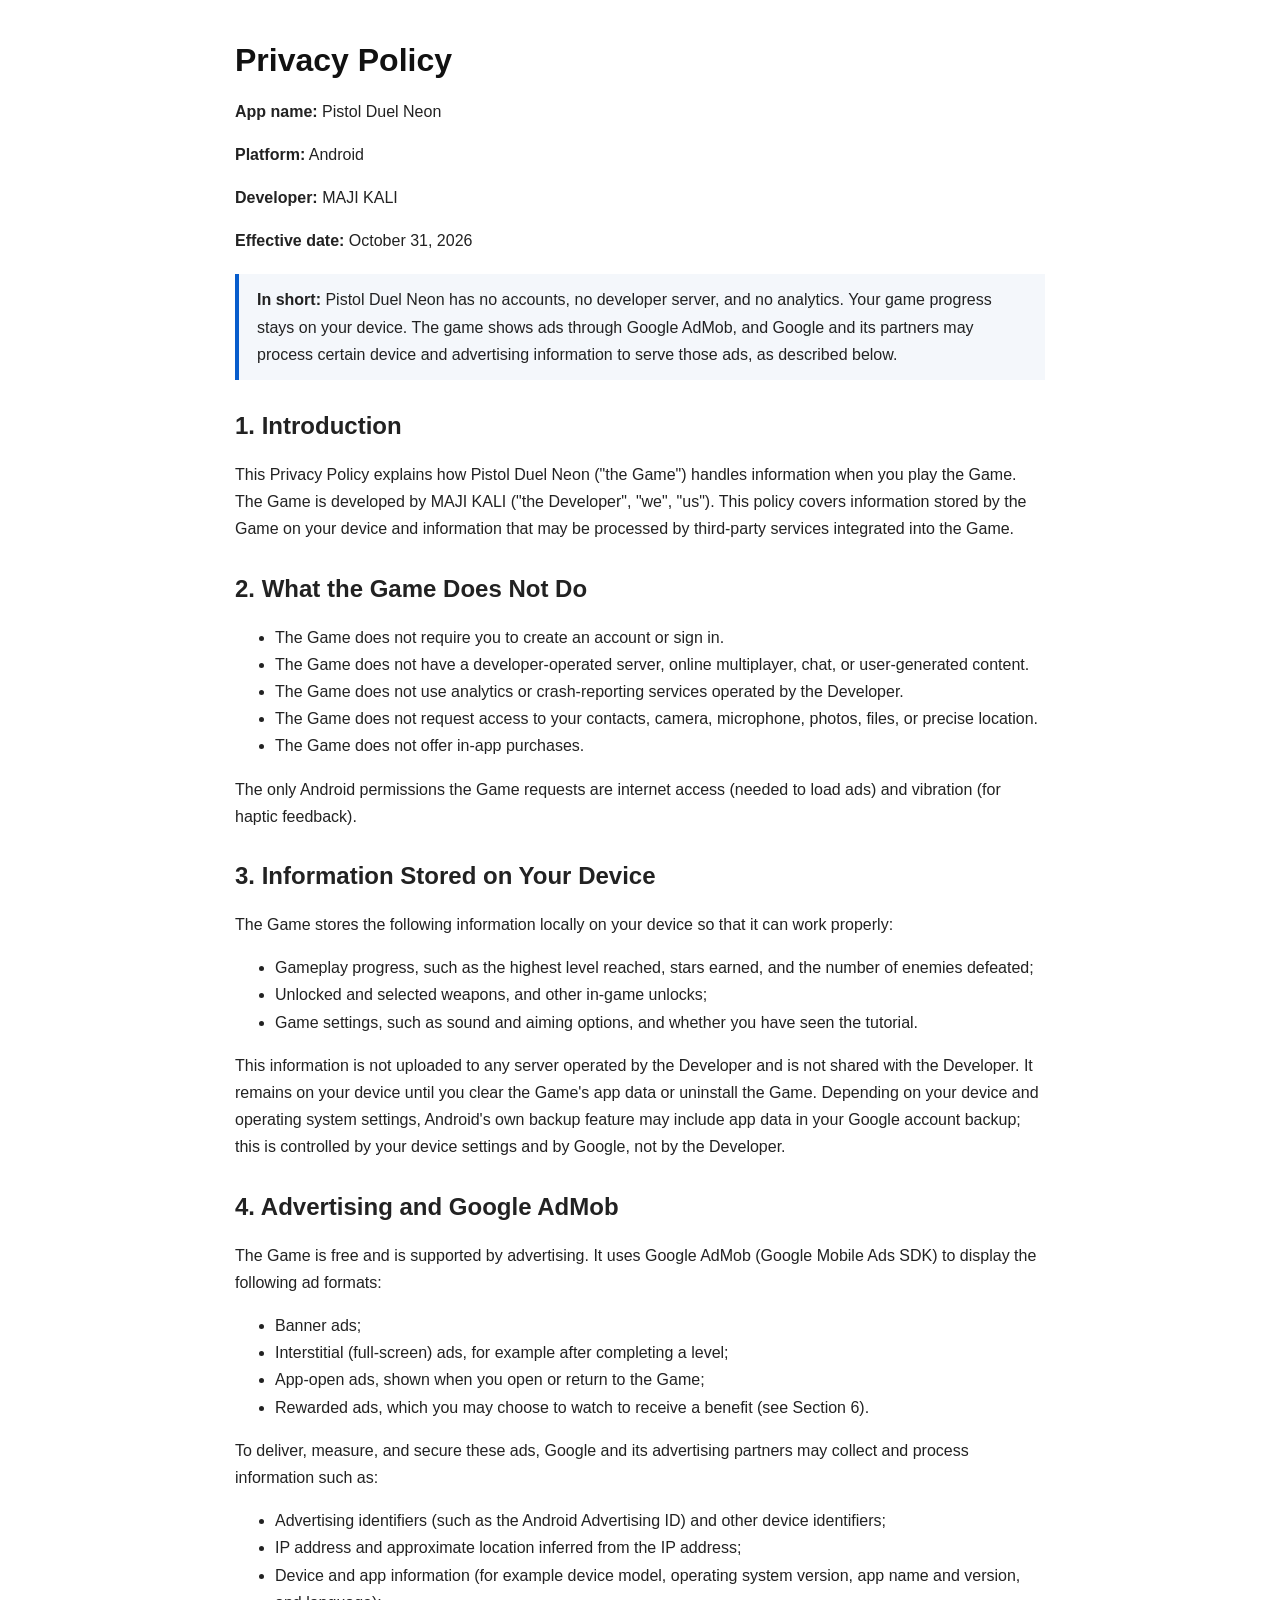
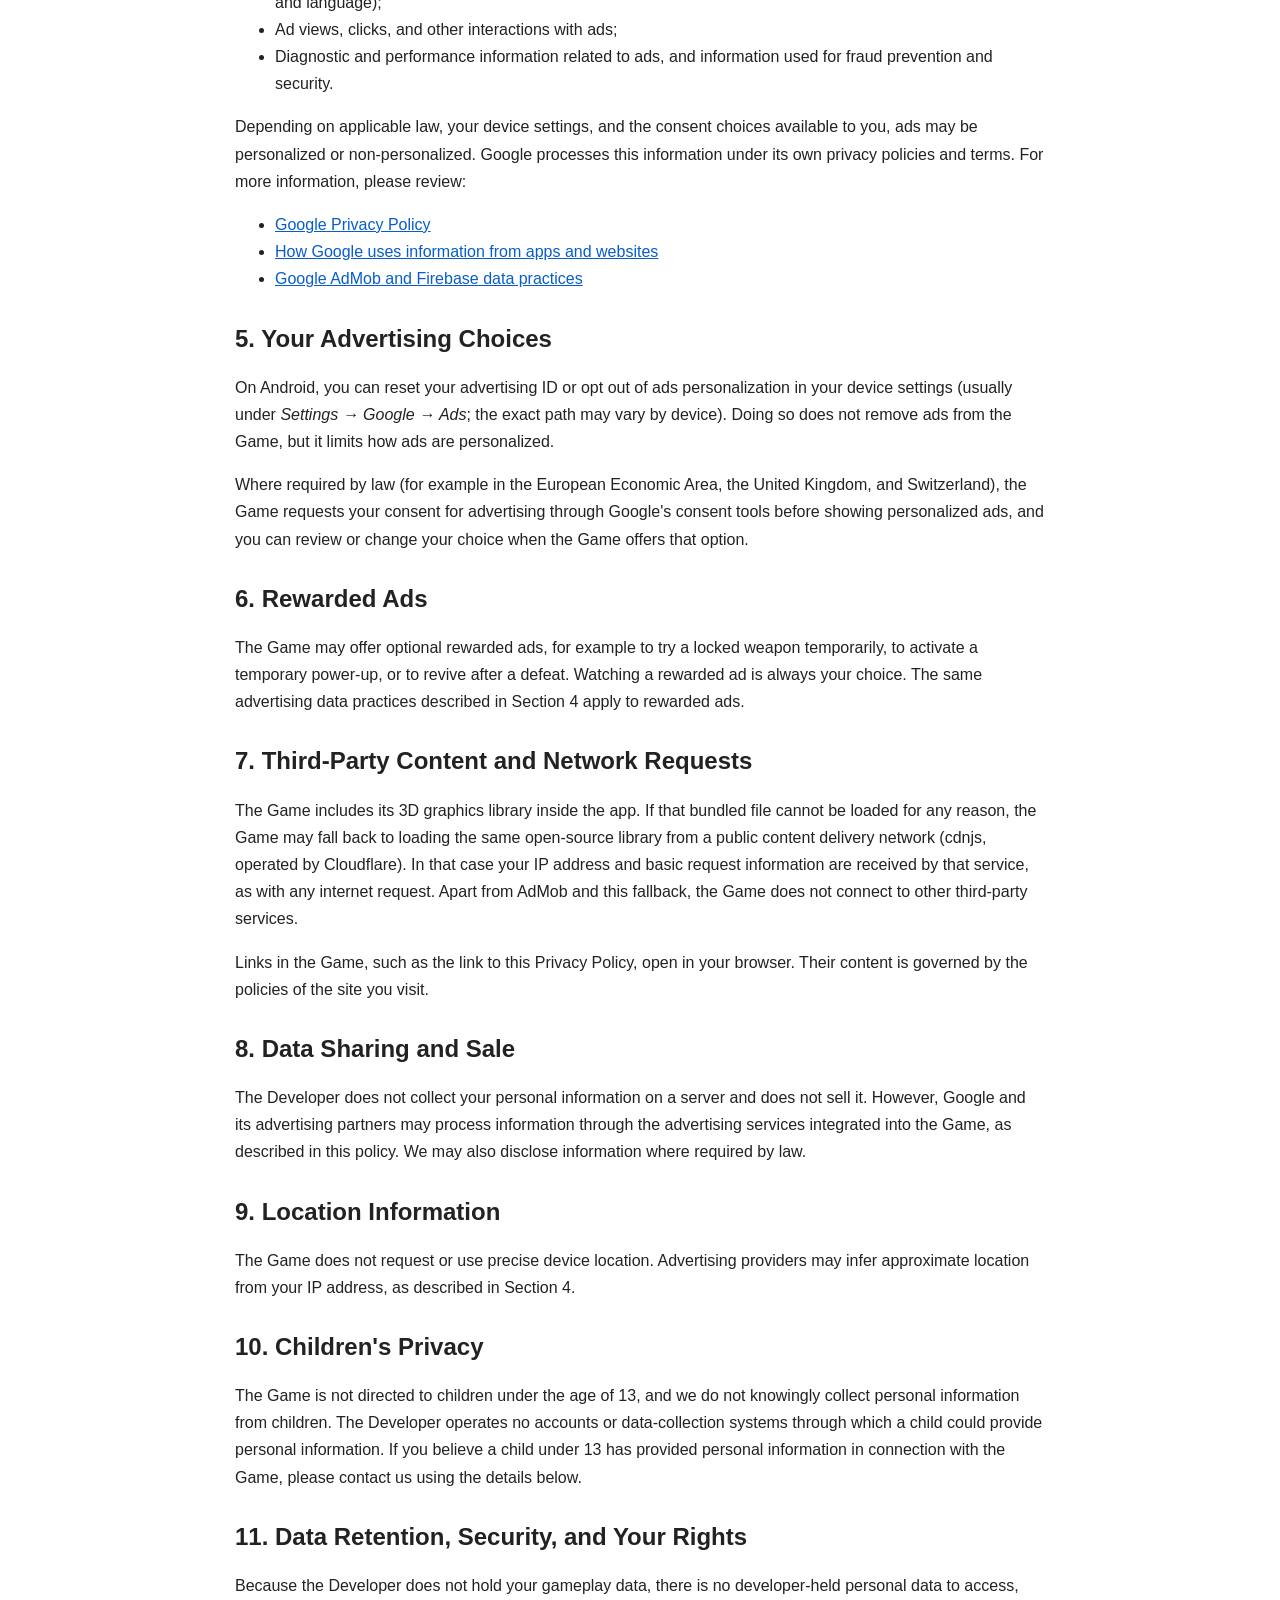
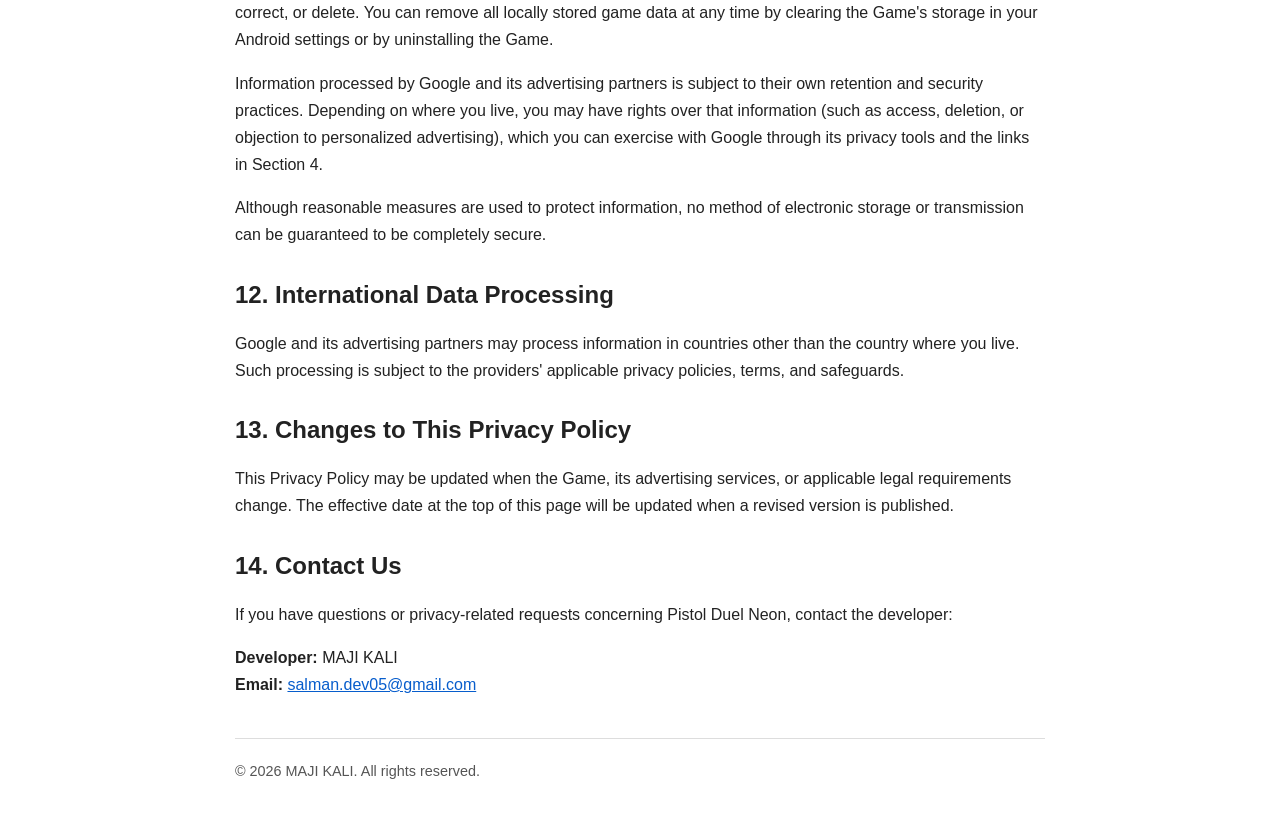
<file: policy/index.html>
<!DOCTYPE html>
<html lang="en">
<head>
  <meta charset="UTF-8">
  <meta name="viewport" content="width=device-width, initial-scale=1">
  <meta name="robots" content="index,follow">

  <title>Privacy Policy - Pistol Duel Neon</title>
  <meta name="description" content="Privacy Policy for Pistol Duel Neon, an Android game developed by MAJI KALI.">

  <style>
    * { box-sizing: border-box; }

    body {
      max-width: 850px;
      margin: 40px auto;
      padding: 0 20px;
      font-family: Arial, Helvetica, sans-serif;
      line-height: 1.7;
      color: #222;
      background: #fff;
    }

    h1, h2 { line-height: 1.3; }
    h1 { color: #111; margin-bottom: 10px; }
    h2 { margin-top: 30px; color: #222; }

    a { color: #075dcc; overflow-wrap: anywhere; }

    .summary {
      background: #f4f7fb;
      border-left: 4px solid #075dcc;
      padding: 12px 18px;
      margin: 20px 0;
    }

    footer {
      margin-top: 40px;
      padding-top: 20px;
      border-top: 1px solid #ddd;
      font-size: 0.9rem;
      color: #555;
    }
  </style>
</head>

<body>
<main>
  <h1>Privacy Policy</h1>

  <p><strong>App name:</strong> Pistol Duel Neon</p>
  <p><strong>Platform:</strong> Android</p>
  <p><strong>Developer:</strong> MAJI KALI</p>
  <p><strong>Effective date:</strong> October 31, 2026</p>

  <div class="summary">
    <strong>In short:</strong> Pistol Duel Neon has no accounts, no developer
    server, and no analytics. Your game progress stays on your device. The game
    shows ads through Google AdMob, and Google and its partners may process
    certain device and advertising information to serve those ads, as described
    below.
  </div>

  <h2>1. Introduction</h2>
  <p>
    This Privacy Policy explains how Pistol Duel Neon ("the Game") handles
    information when you play the Game. The Game is developed by MAJI KALI
    ("the Developer", "we", "us"). This policy covers information stored by the
    Game on your device and information that may be processed by third-party
    services integrated into the Game.
  </p>

  <h2>2. What the Game Does Not Do</h2>
  <ul>
    <li>The Game does not require you to create an account or sign in.</li>
    <li>The Game does not have a developer-operated server, online
        multiplayer, chat, or user-generated content.</li>
    <li>The Game does not use analytics or crash-reporting services operated
        by the Developer.</li>
    <li>The Game does not request access to your contacts, camera,
        microphone, photos, files, or precise location.</li>
    <li>The Game does not offer in-app purchases.</li>
  </ul>
  <p>
    The only Android permissions the Game requests are internet access (needed
    to load ads) and vibration (for haptic feedback).
  </p>

  <h2>3. Information Stored on Your Device</h2>
  <p>
    The Game stores the following information locally on your device so that
    it can work properly:
  </p>
  <ul>
    <li>Gameplay progress, such as the highest level reached, stars earned,
        and the number of enemies defeated;</li>
    <li>Unlocked and selected weapons, and other in-game unlocks;</li>
    <li>Game settings, such as sound and aiming options, and whether you have
        seen the tutorial.</li>
  </ul>
  <p>
    This information is not uploaded to any server operated by the Developer
    and is not shared with the Developer. It remains on your device until you
    clear the Game's app data or uninstall the Game. Depending on your device
    and operating system settings, Android's own backup feature may include
    app data in your Google account backup; this is controlled by your device
    settings and by Google, not by the Developer.
  </p>

  <h2>4. Advertising and Google AdMob</h2>
  <p>
    The Game is free and is supported by advertising. It uses Google AdMob
    (Google Mobile Ads SDK) to display the following ad formats:
  </p>
  <ul>
    <li>Banner ads;</li>
    <li>Interstitial (full-screen) ads, for example after completing a level;</li>
    <li>App-open ads, shown when you open or return to the Game;</li>
    <li>Rewarded ads, which you may choose to watch to receive a benefit
        (see Section 6).</li>
  </ul>
  <p>
    To deliver, measure, and secure these ads, Google and its advertising
    partners may collect and process information such as:
  </p>
  <ul>
    <li>Advertising identifiers (such as the Android Advertising ID) and other
        device identifiers;</li>
    <li>IP address and approximate location inferred from the IP address;</li>
    <li>Device and app information (for example device model, operating
        system version, app name and version, and language);</li>
    <li>Ad views, clicks, and other interactions with ads;</li>
    <li>Diagnostic and performance information related to ads, and
        information used for fraud prevention and security.</li>
  </ul>
  <p>
    Depending on applicable law, your device settings, and the consent choices
    available to you, ads may be personalized or non-personalized. Google
    processes this information under its own privacy policies and terms. For
    more information, please review:
  </p>
  <ul>
    <li>
      <a href="https://policies.google.com/privacy" target="_blank" rel="noopener noreferrer">Google Privacy Policy</a>
    </li>
    <li>
      <a href="https://policies.google.com/technologies/partner-sites" target="_blank" rel="noopener noreferrer">How Google uses information from apps and websites</a>
    </li>
    <li>
      <a href="https://support.google.com/admob/answer/6128543" target="_blank" rel="noopener noreferrer">Google AdMob and Firebase data practices</a>
    </li>
  </ul>

  <h2>5. Your Advertising Choices</h2>
  <p>
    On Android, you can reset your advertising ID or opt out of ads
    personalization in your device settings (usually under
    <em>Settings &rarr; Google &rarr; Ads</em>; the exact path may vary by
    device). Doing so does not remove ads from the Game, but it limits how
    ads are personalized.
  </p>
  <p>
    Where required by law (for example in the European Economic Area, the
    United Kingdom, and Switzerland), the Game requests your consent for
    advertising through Google's consent tools before showing personalized
    ads, and you can review or change your choice when the Game offers that
    option.
  </p>

  <h2>6. Rewarded Ads</h2>
  <p>
    The Game may offer optional rewarded ads, for example to try a locked
    weapon temporarily, to activate a temporary power-up, or to revive after
    a defeat. Watching a rewarded ad is always your choice. The same
    advertising data practices described in Section 4 apply to rewarded ads.
  </p>

  <h2>7. Third-Party Content and Network Requests</h2>
  <p>
    The Game includes its 3D graphics library inside the app. If that bundled
    file cannot be loaded for any reason, the Game may fall back to loading
    the same open-source library from a public content delivery network
    (cdnjs, operated by Cloudflare). In that case your IP address and basic
    request information are received by that service, as with any internet
    request. Apart from AdMob and this fallback, the Game does not connect to
    other third-party services.
  </p>
  <p>
    Links in the Game, such as the link to this Privacy Policy, open in your
    browser. Their content is governed by the policies of the site you visit.
  </p>

  <h2>8. Data Sharing and Sale</h2>
  <p>
    The Developer does not collect your personal information on a server and
    does not sell it. However, Google and its advertising partners may
    process information through the advertising services integrated into the
    Game, as described in this policy. We may also disclose information where
    required by law.
  </p>

  <h2>9. Location Information</h2>
  <p>
    The Game does not request or use precise device location. Advertising
    providers may infer approximate location from your IP address, as
    described in Section 4.
  </p>

  <h2>10. Children's Privacy</h2>
  <p>
    The Game is not directed to children under the age of 13, and we do not
    knowingly collect personal information from children. The Developer
    operates no accounts or data-collection systems through which a child
    could provide personal information. If you believe a child under 13 has
    provided personal information in connection with the Game, please contact
    us using the details below.
  </p>

  <h2>11. Data Retention, Security, and Your Rights</h2>
  <p>
    Because the Developer does not hold your gameplay data, there is no
    developer-held personal data to access, correct, or delete. You can
    remove all locally stored game data at any time by clearing the Game's
    storage in your Android settings or by uninstalling the Game.
  </p>
  <p>
    Information processed by Google and its advertising partners is subject
    to their own retention and security practices. Depending on where you
    live, you may have rights over that information (such as access,
    deletion, or objection to personalized advertising), which you can
    exercise with Google through its privacy tools and the links in
    Section 4.
  </p>
  <p>
    Although reasonable measures are used to protect information, no method
    of electronic storage or transmission can be guaranteed to be completely
    secure.
  </p>

  <h2>12. International Data Processing</h2>
  <p>
    Google and its advertising partners may process information in countries
    other than the country where you live. Such processing is subject to the
    providers' applicable privacy policies, terms, and safeguards.
  </p>

  <h2>13. Changes to This Privacy Policy</h2>
  <p>
    This Privacy Policy may be updated when the Game, its advertising
    services, or applicable legal requirements change. The effective date at
    the top of this page will be updated when a revised version is published.
  </p>

  <h2>14. Contact Us</h2>
  <p>
    If you have questions or privacy-related requests concerning Pistol Duel
    Neon, contact the developer:
  </p>
  <p>
    <strong>Developer:</strong> MAJI KALI<br>
    <strong>Email:</strong>
    <a href="mailto:salman.dev05@gmail.com">salman.dev05@gmail.com</a>
  </p>
</main>

<footer>
  &copy; 2026 MAJI KALI. All rights reserved.
</footer>

</body>
</html>
</file>
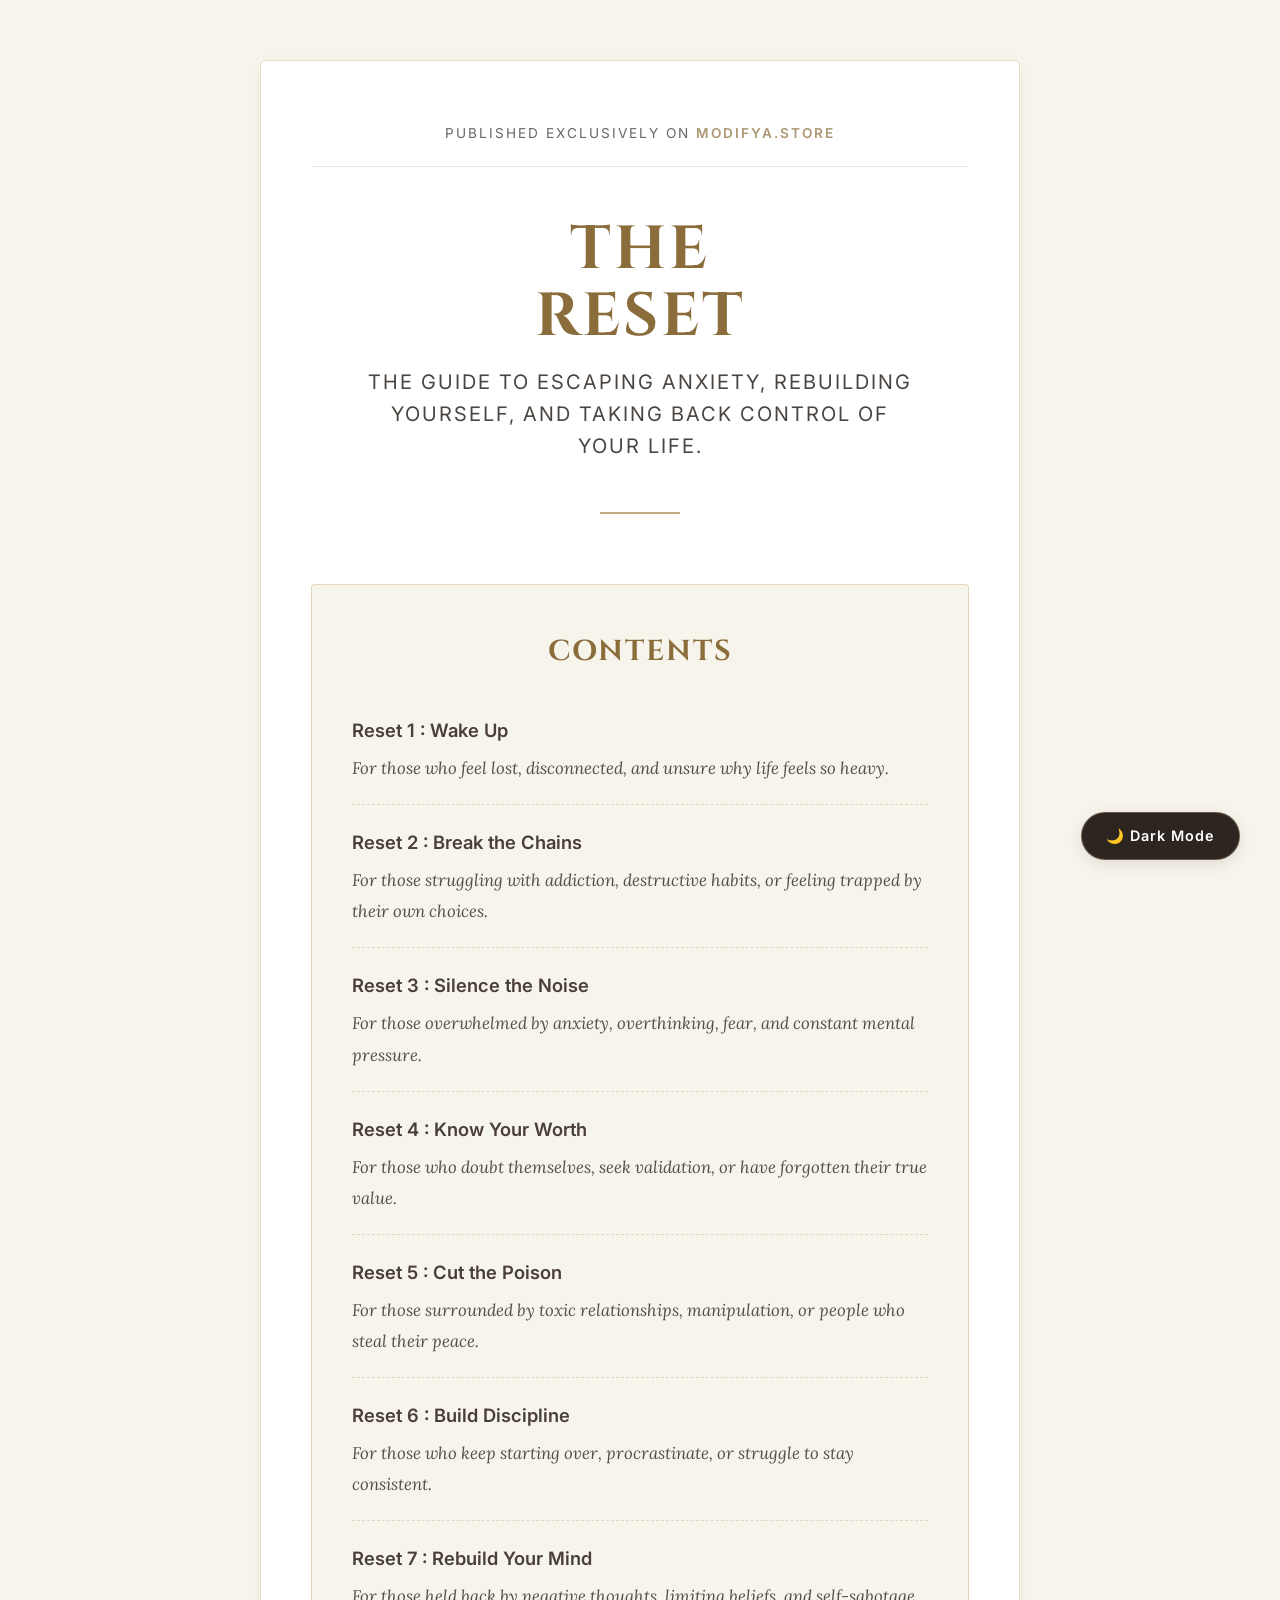
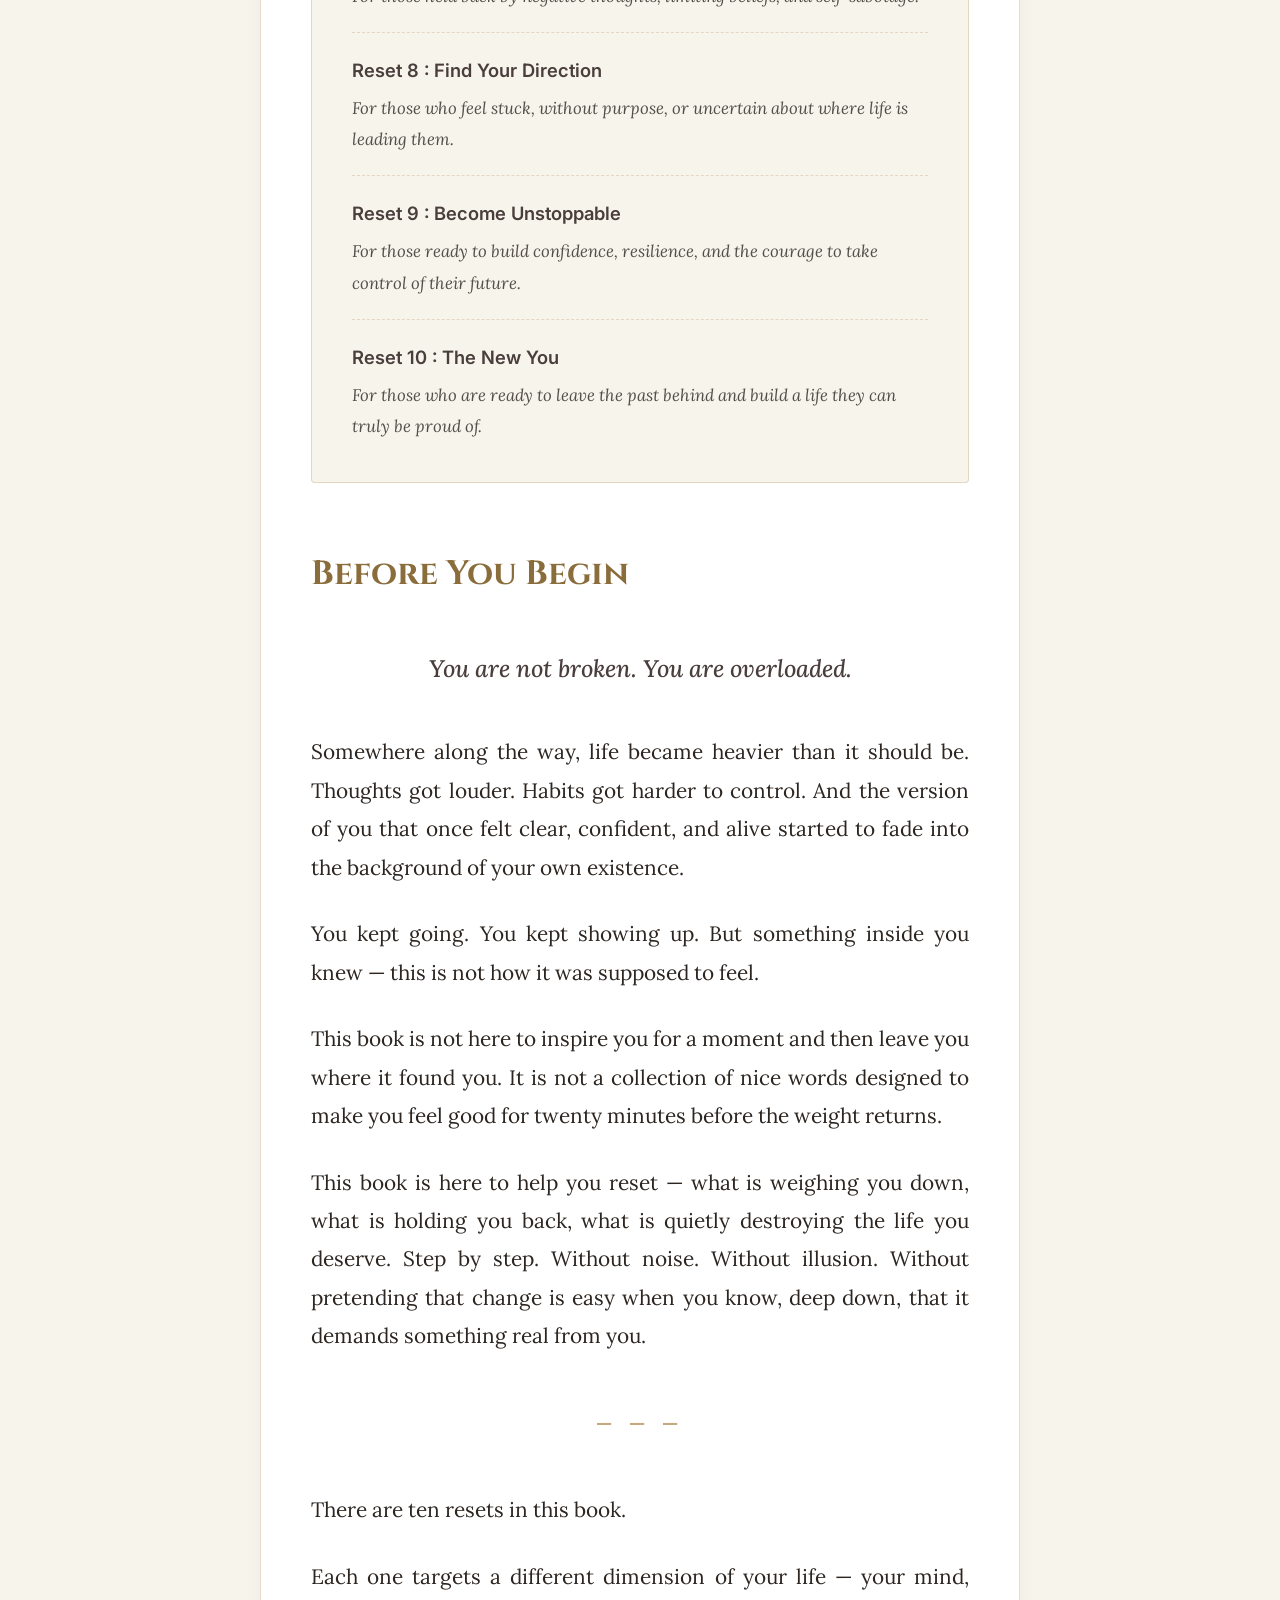
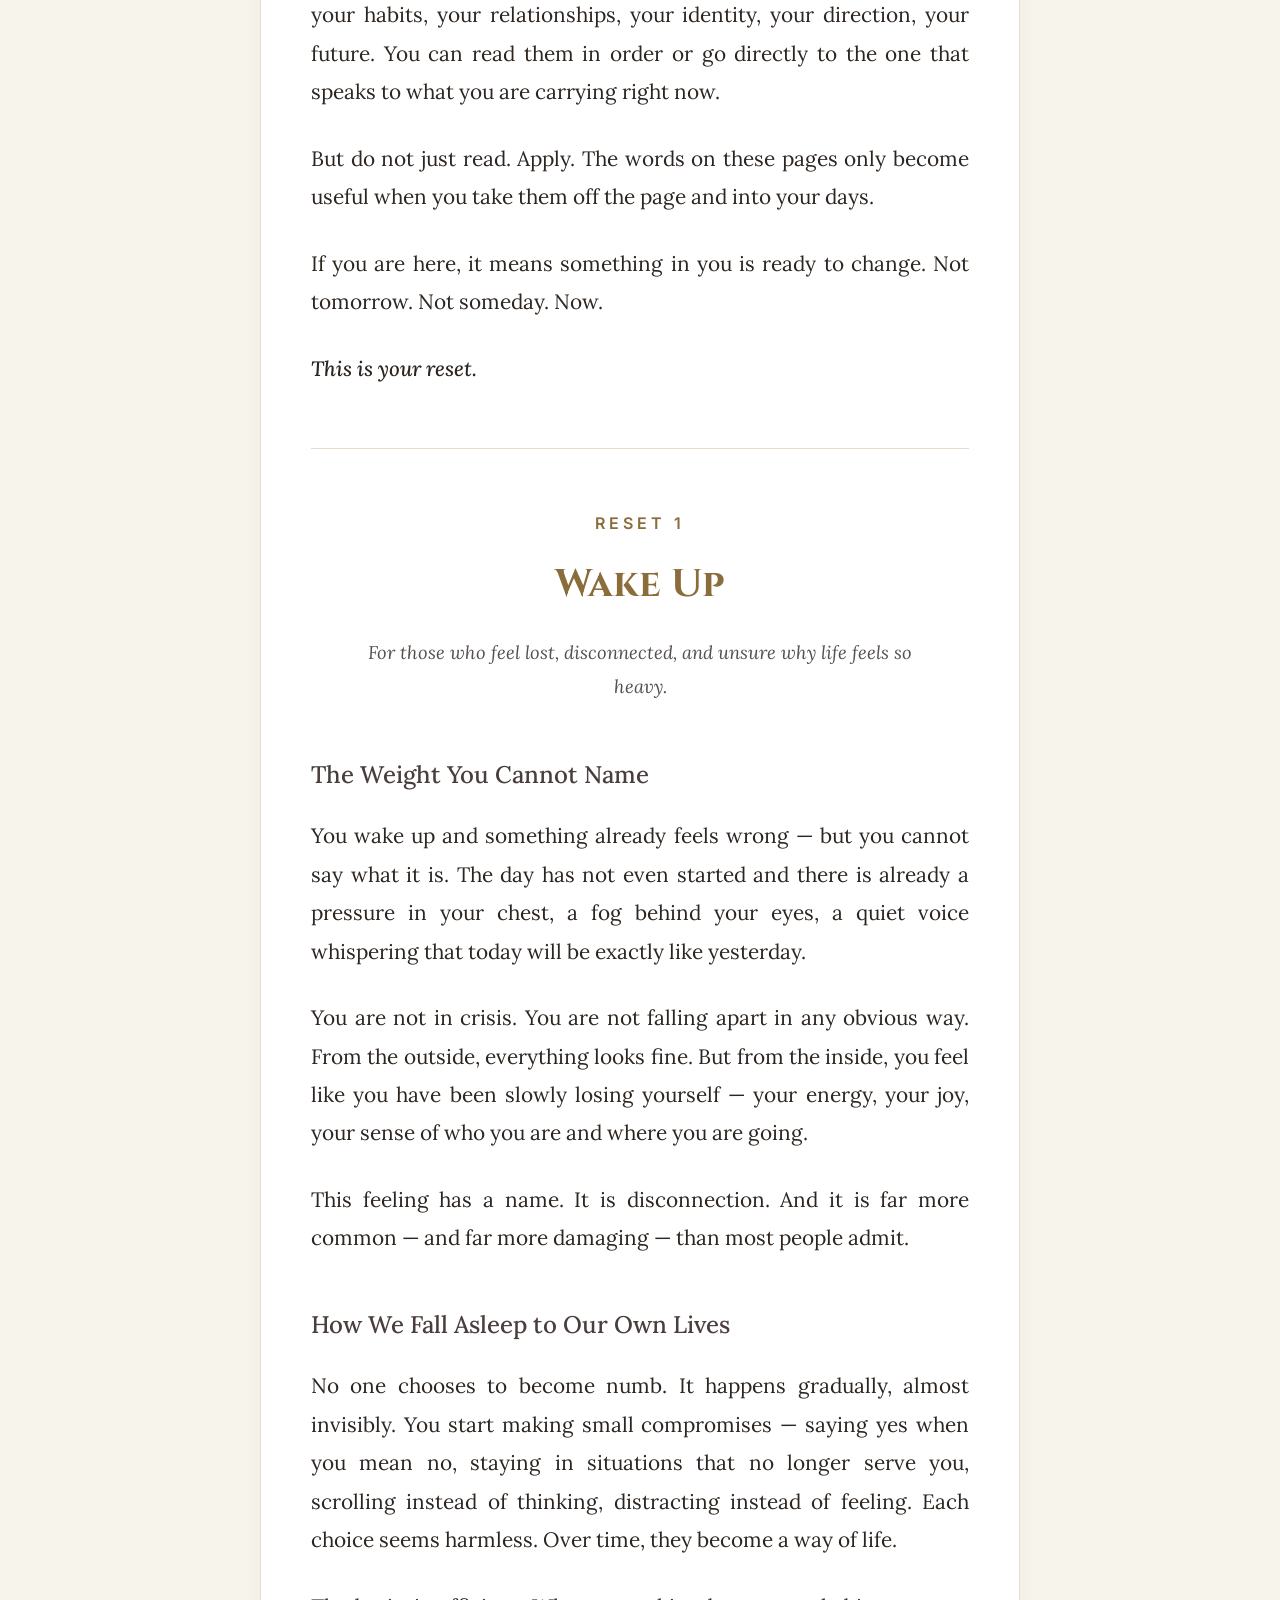
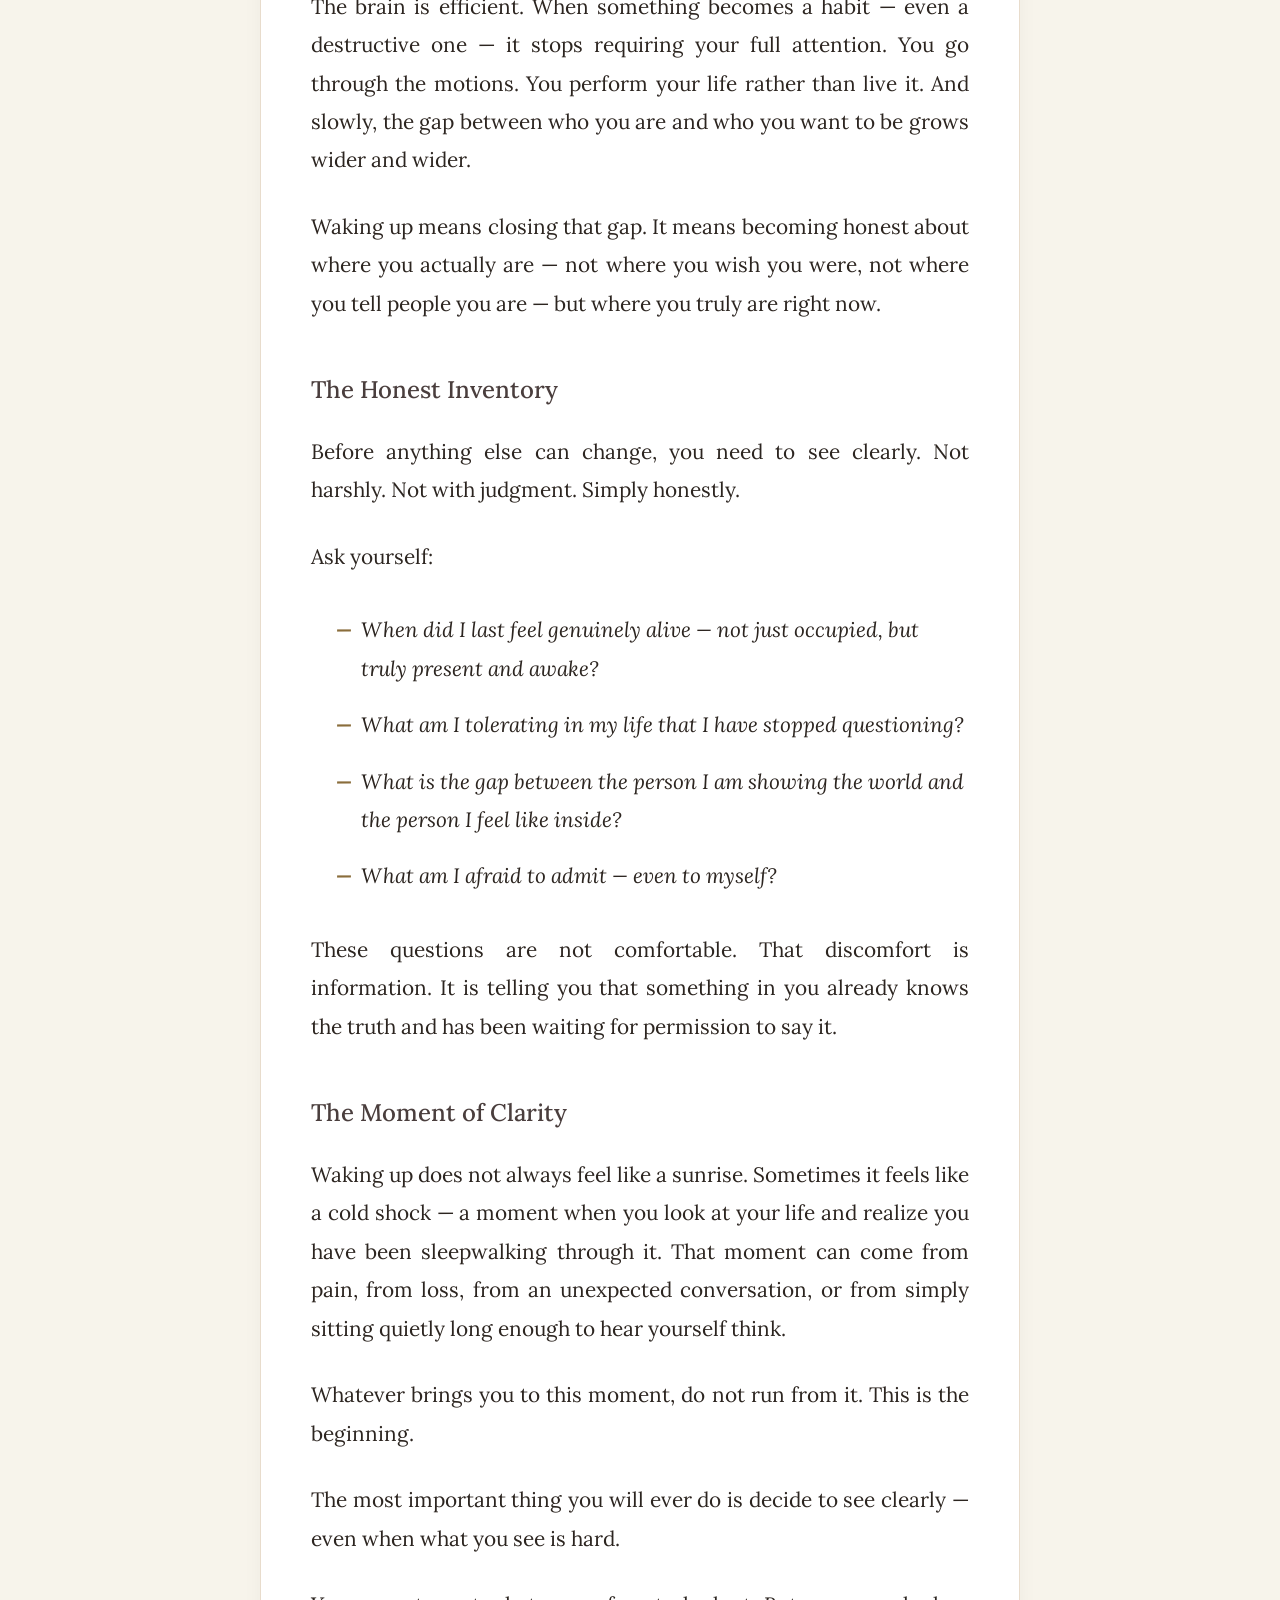
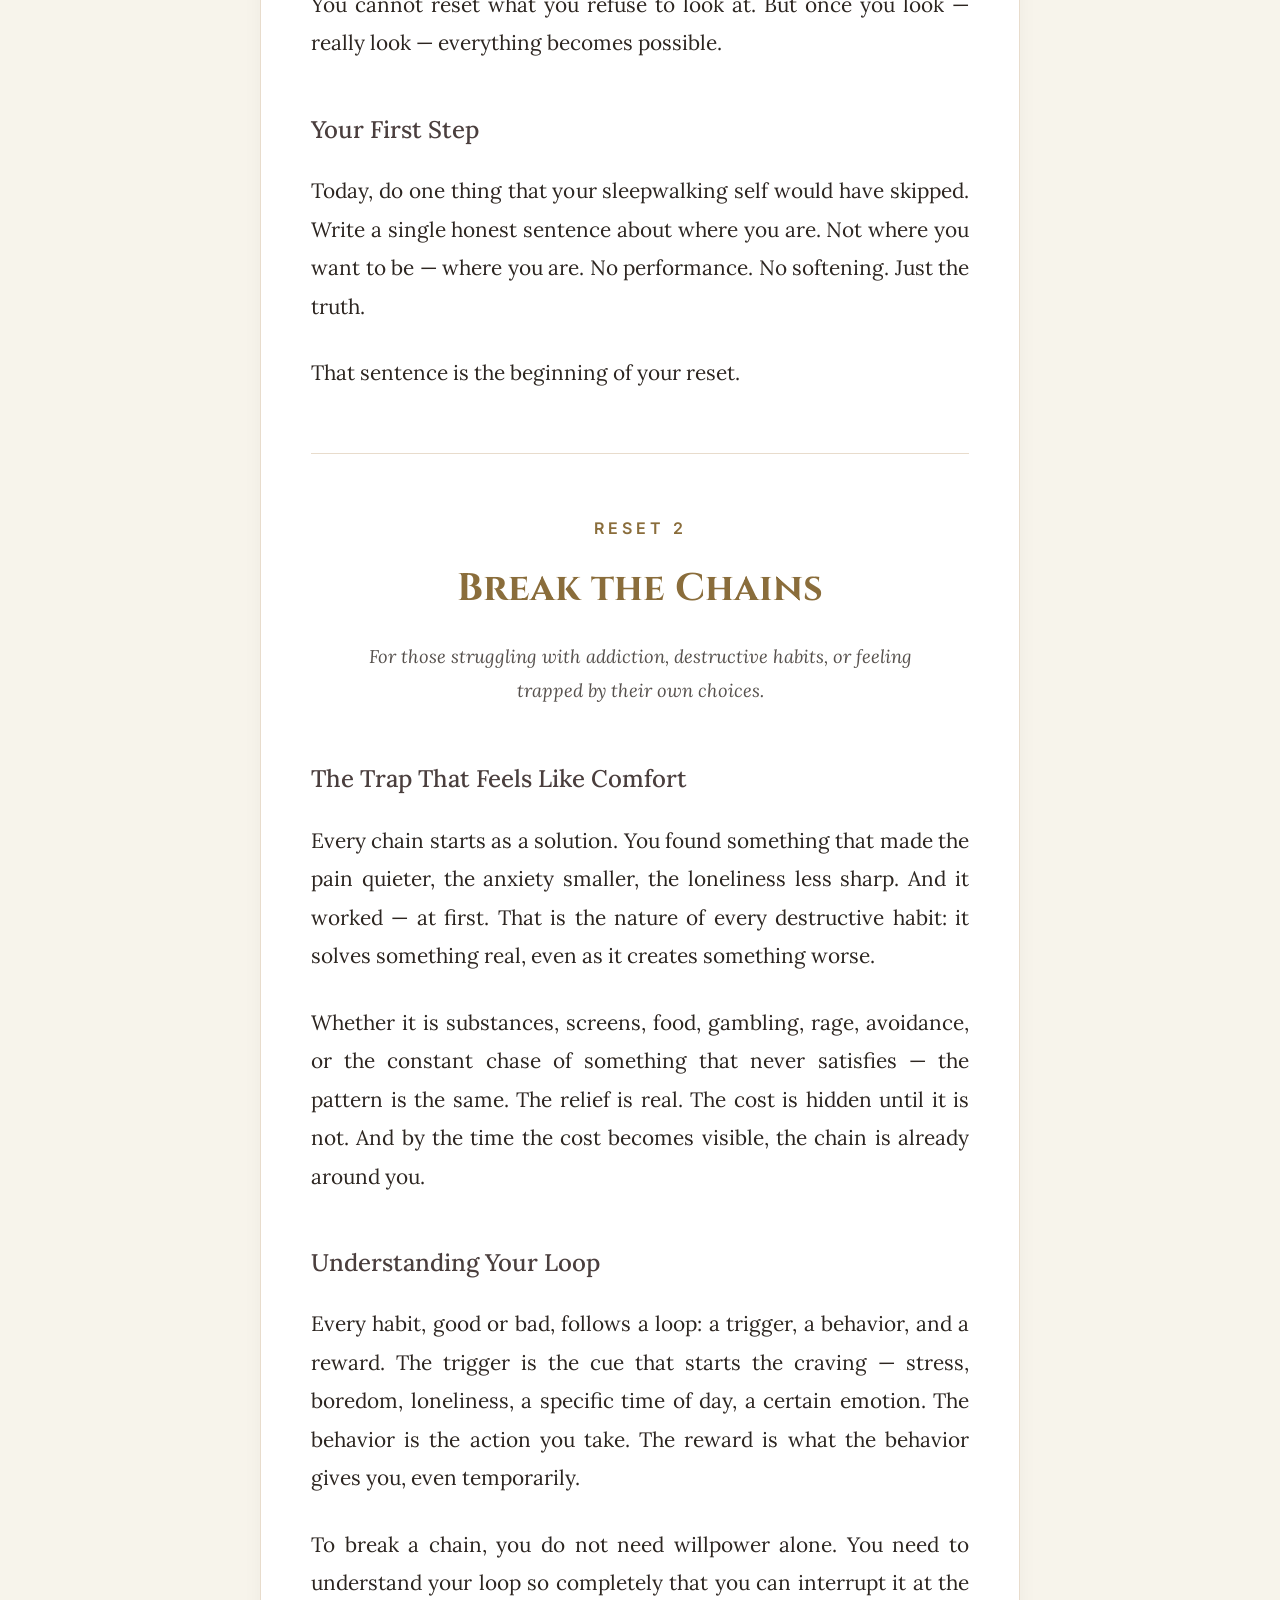
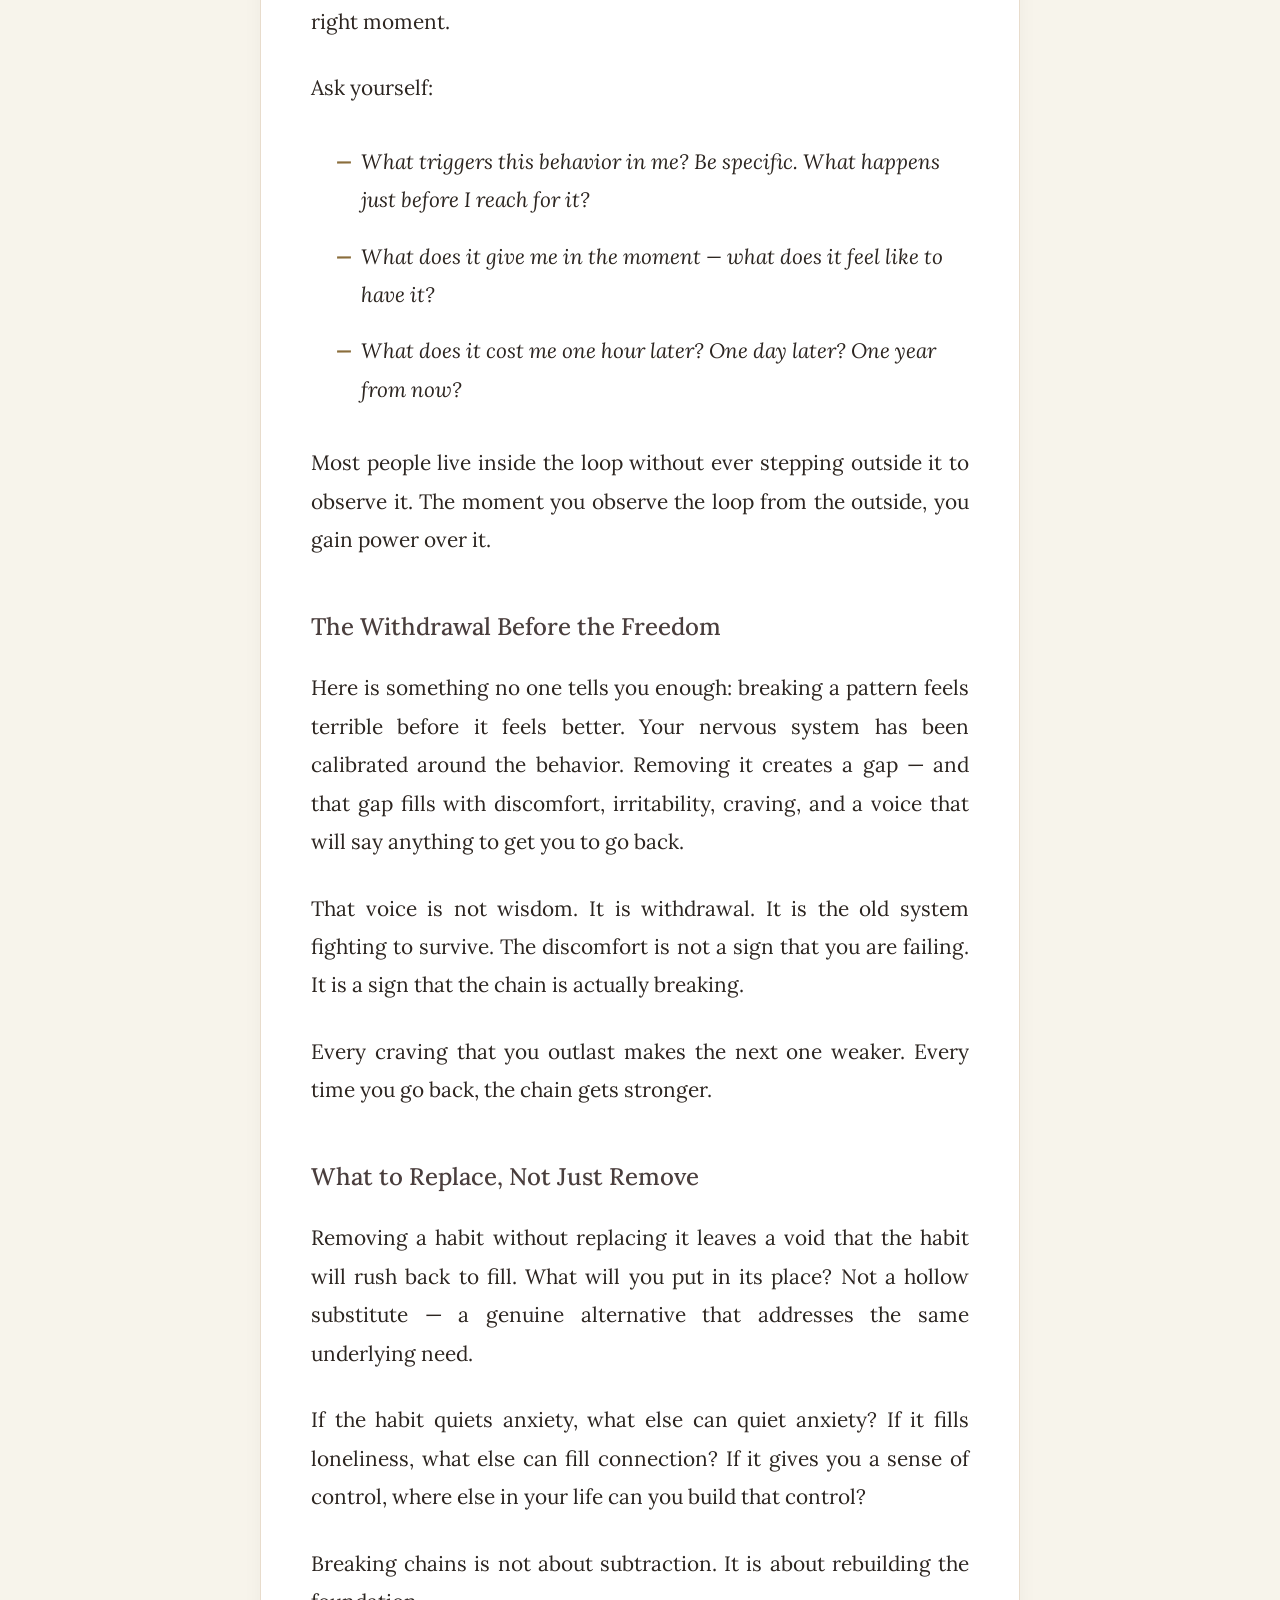
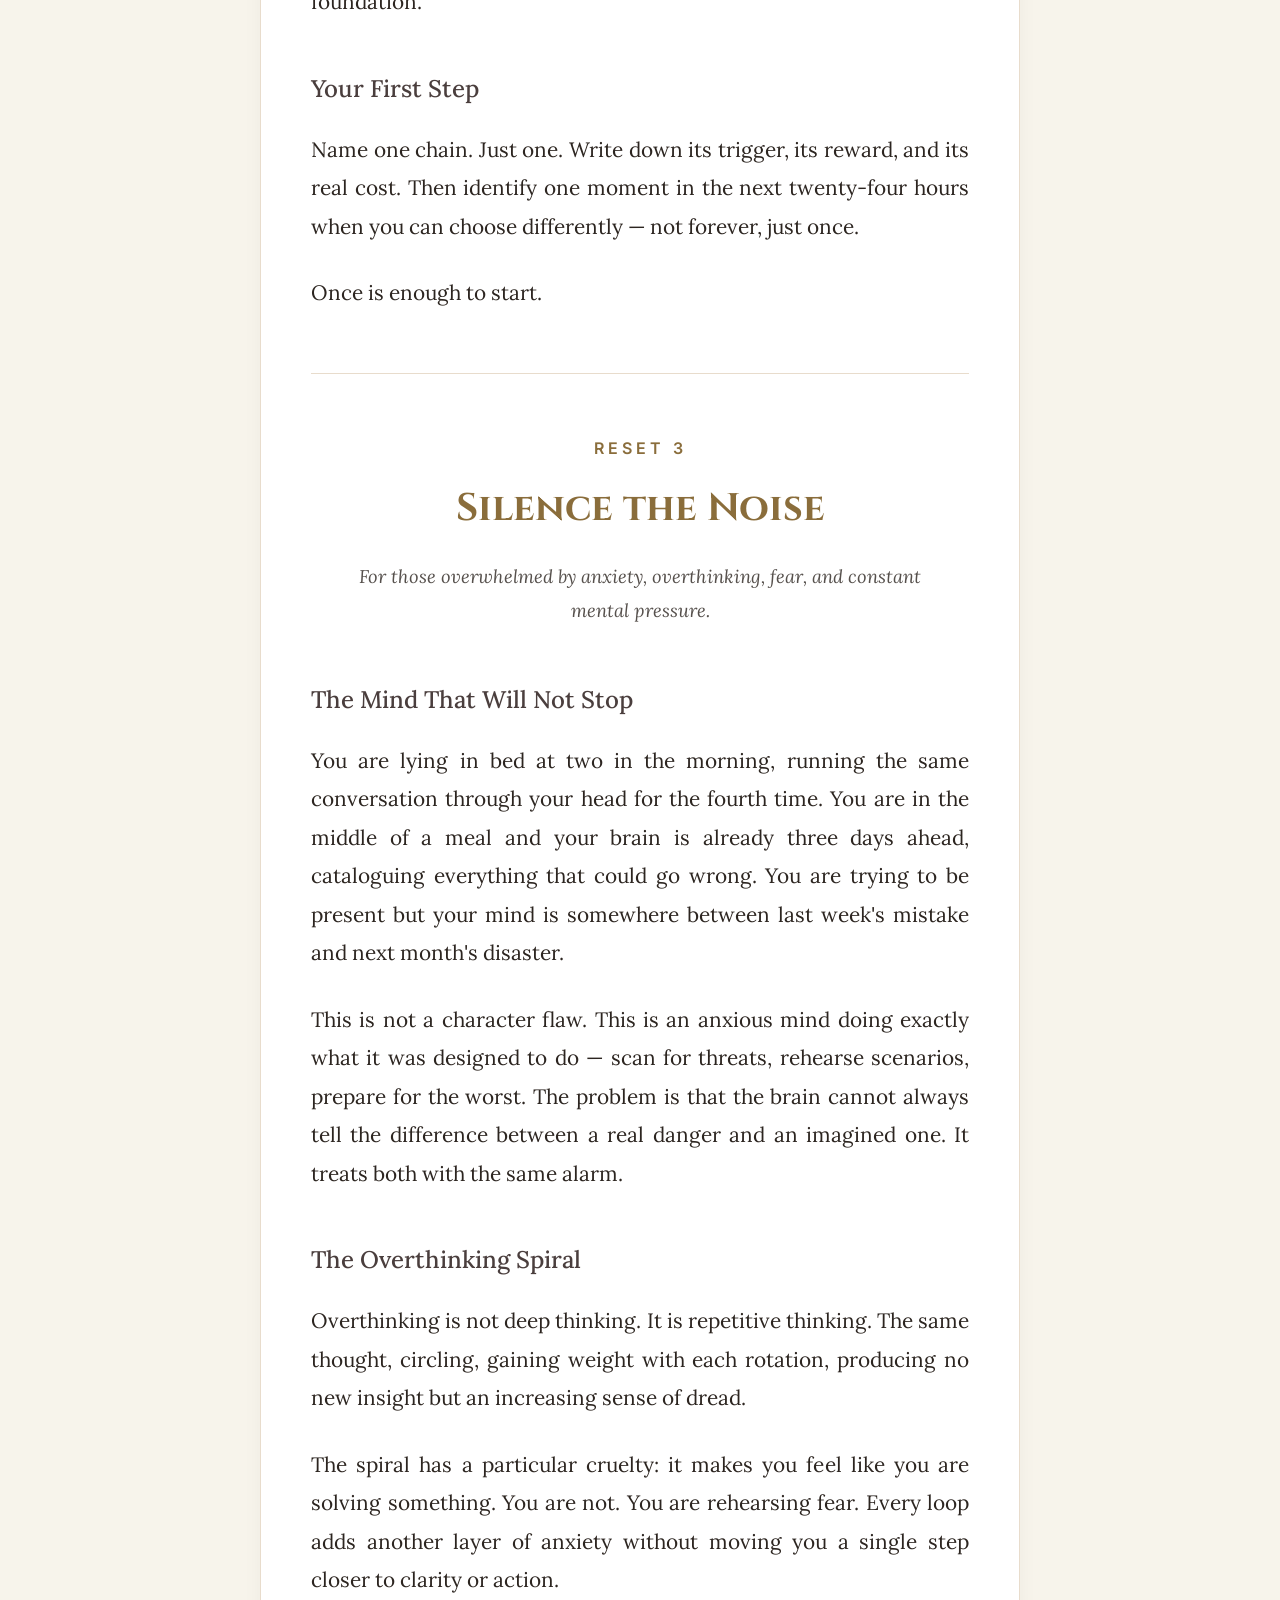
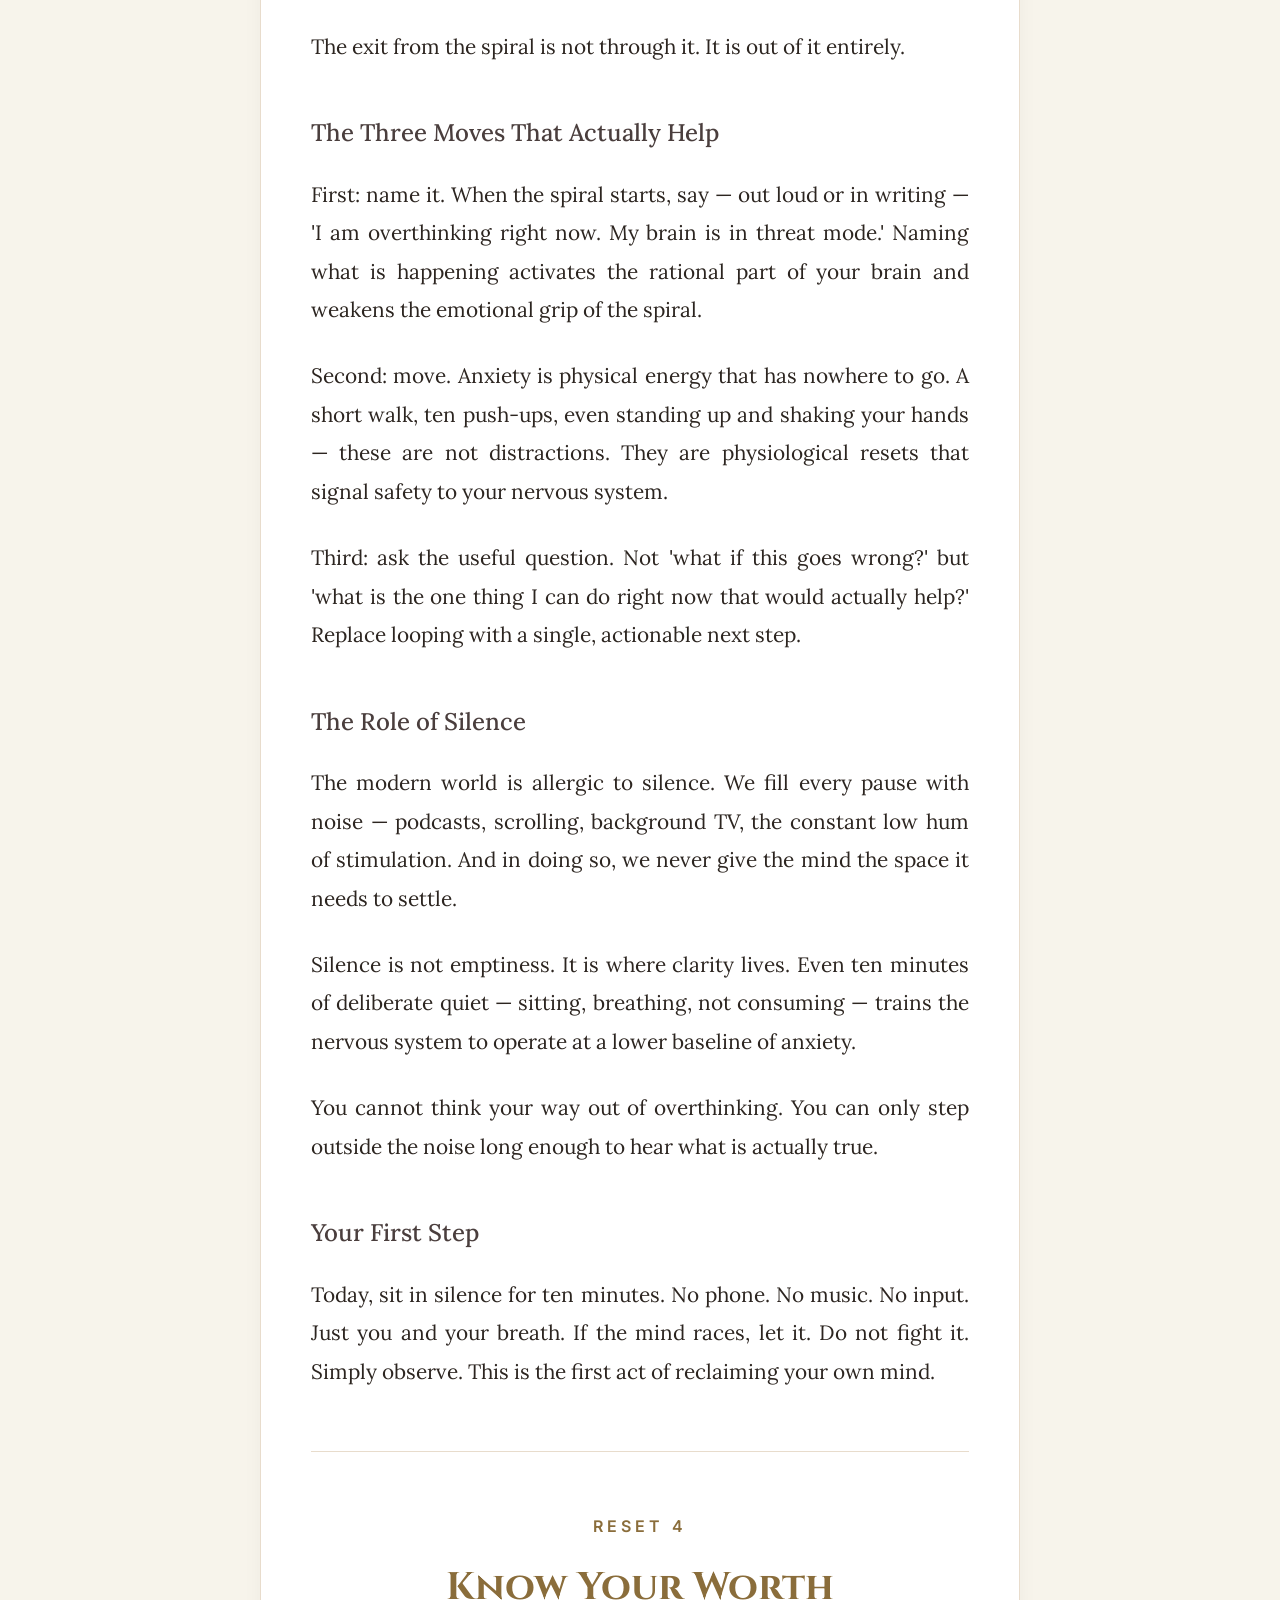
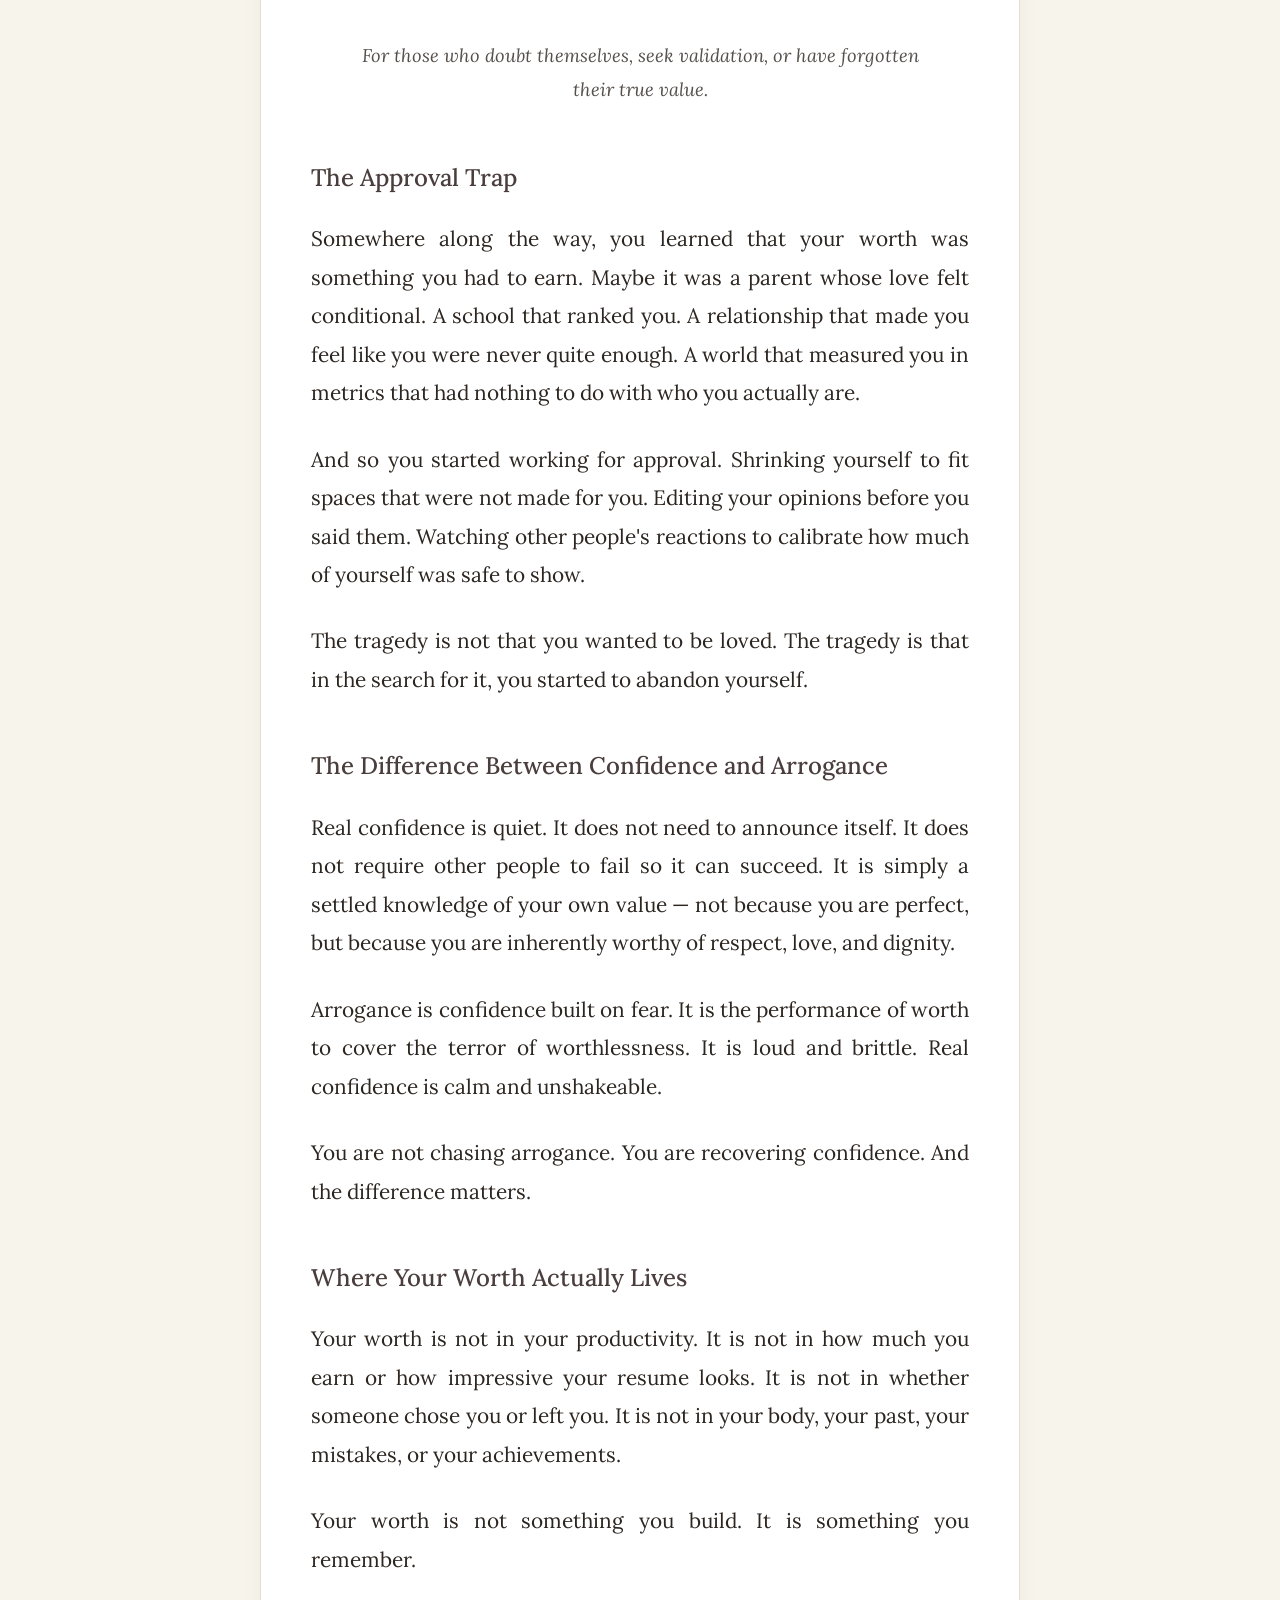
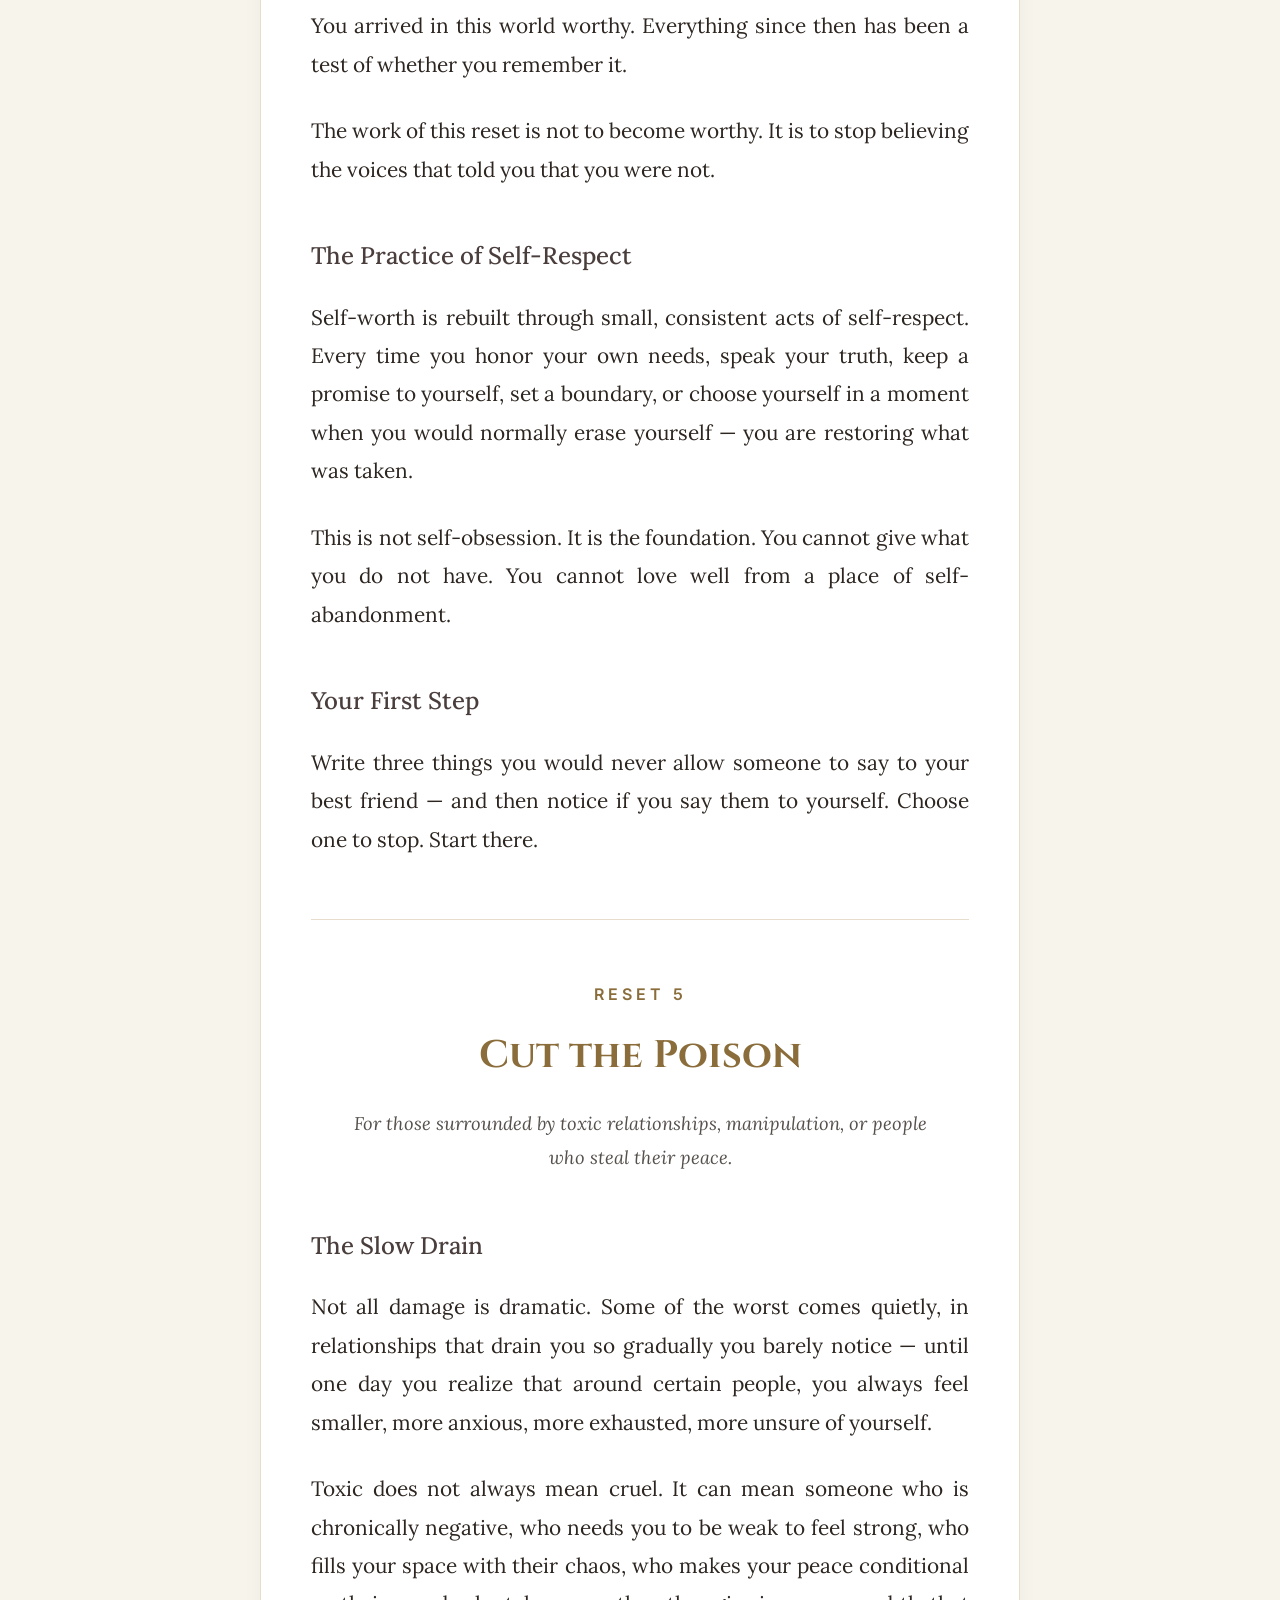
<file: book.html>
<!DOCTYPE html>
<html lang="en">
<head>
    <meta charset="UTF-8">
    <meta name="viewport" content="width=device-width, initial-scale=1.0">
    <title>The Reset — modifya.store</title>
    <style>
        /* --- استيراد خطوط راقية ومريحة جداً للقراءة الطويلة --- */
        @import url('https://fonts.googleapis.com/css2?family=Cinzel:wght@500;700&family=Lora:ital,wght@0,400;0,500;1,400&family=Inter:wght@400;500;600&display=swap');

        :root {
            /* --- الوضع الافتراضي الجديد: وايت مود (كتاب ورقي فاخر) --- */
            --bg-color: #f7f4eb;          /* لون ورق الشامواه الفاخر المريح جداً للعين */
            --container-bg: #ffffff;      /* لون الصفحة البيضاء الصافية */
            --text-color: #2c2520;        /* بني داكن ملكي مريح جداً للقراءة بدلاً من الأسود الحاد */
            --headings-color: #8a6d3b;    /* لون ذهبي مطفأ كلاسيكي دافئ للعناوين الرئيسية */
            --sub-headings: #4a3e3d;      /* بني كلاسيكي للعناوين الفرعية */
            --accent-color: #c5a880;      /* لون ذهبي فاتح للفواصل والحدود */
            --border-color: rgba(197, 168, 128, 0.4);
            --toc-hover-bg: #fdfbf7;
            
            --font-title: 'Cinzel', serif;
            --font-body: 'Lora', serif;
            --font-sans: 'Inter', sans-serif;
            --max-width: 760px;
        }

        /* --- الألوان عند التبديل إلى الدارك مود (الوضع المظلم المتناسق) --- */
        html.dark-mode {
            --bg-color: #121212;
            --container-bg: #1a1a1a;
            --text-color: #e3dec3;        /* ذهبي عاجي باهت مريح جداً للعين وسط الظلام */
            --headings-color: #dfb76c;    /* ذهبي مشرق متناسق مع الخلفية المظلمة */
            --sub-headings: #ffffff;
            --accent-color: #8a6d3b;
            --border-color: rgba(223, 183, 108, 0.2);
            --toc-hover-bg: #222222;
        }

        * {
            box-sizing: border-box;
            margin: 0;
            padding: 0;
            transition: background-color 0.3s ease, color 0.3s ease, border-color 0.3s ease;
        }

        /* تحسين التمرير ليكون ناعماً عند الانتقال عبر الفهرس */
        html {
            scroll-behavior: smooth;
            scroll-padding-top: 30px;
        }

        body {
            background-color: var(--bg-color);
            color: var(--text-color);
            font-family: var(--font-body);
            line-height: 1.85;
            font-size: 1.3rem;
            padding: 60px 20px;
            -webkit-font-smoothing: antialiased;
            -moz-osx-font-smoothing: grayscale;
        }

        /* --- حاوية الكتاب المصممة مثل صفحات الروايات --- */
        .book-container {
            max-width: var(--max-width);
            margin: 0 auto;
            padding: 60px 50px;
            background-color: var(--container-bg);
            border: 1px solid var(--border-color);
            border-radius: 6px;
            box-shadow: 0 4px 20px rgba(44, 37, 32, 0.04);
        }

        html.dark-mode .book-container {
            box-shadow: 0 4px 30px rgba(0, 0, 0, 0.5);
        }

        /* --- ترويسة الموقع المستقلة --- */
        .site-header {
            text-align: center;
            font-family: var(--font-sans);
            font-size: 0.85rem;
            letter-spacing: 2px;
            text-transform: uppercase;
            margin-bottom: 50px;
            padding-bottom: 20px;
            border-bottom: 1px solid var(--border-color);
            opacity: 0.7;
        }

        .site-header a {
            color: var(--headings-color);
            text-decoration: none;
            font-weight: 600;
        }

        .site-header a:hover {
            text-decoration: underline;
        }

        /* --- تنسيق العناوين --- */
        h1, h2, h3, h4 {
            font-family: var(--font-title);
            color: var(--headings-color);
            text-align: center;
            font-weight: 700;
        }

        .book-main-title {
            font-size: 3.8rem;
            margin-top: 20px;
            margin-bottom: 15px;
            line-height: 1.1;
            letter-spacing: 3px;
        }

        .book-subtitle {
            font-size: 1.25rem;
            font-family: var(--font-sans);
            text-transform: uppercase;
            letter-spacing: 2px;
            color: var(--text-color);
            text-align: center;
            max-width: 550px;
            margin: 0 auto 50px auto;
            opacity: 0.85;
            line-height: 1.6;
        }

        .section-separator {
            width: 80px;
            height: 2px;
            background-color: var(--accent-color);
            margin: 0 auto 50px auto;
        }

        /* العناوين الكبرى لكل ريست */
        .reset-section {
            padding-top: 60px;
            margin-top: 60px;
            border-top: 1px solid var(--border-color);
        }

        .reset-number {
            font-family: var(--font-sans);
            font-size: 1rem;
            text-transform: uppercase;
            color: var(--headings-color);
            letter-spacing: 4px;
            display: block;
            text-align: center;
            margin-bottom: 10px;
            font-weight: 600;
        }

        h2.section-title {
            font-size: 2.4rem;
            color: var(--headings-color);
            margin-bottom: 15px;
        }

        .reset-target {
            text-align: center;
            font-style: italic;
            font-size: 1.15rem;
            margin-bottom: 50px;
            opacity: 0.8;
            max-width: 600px;
            margin-left: auto;
            margin-right: auto;
        }

        /* عناوين الفقرات الداخلية */
        h3.chapter-subtitle {
            font-family: var(--font-body);
            color: var(--sub-headings);
            font-size: 1.5rem;
            margin: 45px 0 20px 0;
            text-align: left;
            font-weight: 500;
        }

        /* --- فهرس محتويات الكتاب (Contents) --- */
        .table-of-contents {
            margin: 60px 0;
            padding: 40px;
            background-color: var(--bg-color);
            border: 1px solid var(--border-color);
            border-radius: 4px;
        }

        .toc-title {
            font-size: 1.8rem;
            margin-bottom: 35px;
            color: var(--headings-color);
            text-transform: uppercase;
            letter-spacing: 2px;
        }

        .toc-list {
            list-style: none;
        }

        .toc-item {
            margin-bottom: 20px;
            padding-bottom: 20px;
            border-bottom: 1px dashed var(--border-color);
        }

        .toc-item:last-child {
            border-bottom: none;
            margin-bottom: 0;
            padding-bottom: 0;
        }

        .toc-link {
            display: block;
            color: var(--sub-headings);
            text-decoration: none;
            font-weight: 600;
            font-family: var(--font-sans);
            font-size: 1.15rem;
            transition: color 0.2s ease;
        }

        .toc-link:hover {
            color: var(--headings-color);
        }

        .toc-desc {
            display: block;
            font-size: 1.05rem;
            font-family: var(--font-body);
            font-style: italic;
            margin-top: 6px;
            opacity: 0.8;
            color: var(--text-color);
        }

        /* --- النصوص والفقرات الفنية للكتاب --- */
        p {
            margin-bottom: 28px;
            text-align: justify;
            text-justify: inter-word;
        }

        .book-intro-quote {
            font-size: 1.5rem;
            font-style: italic;
            text-align: center;
            margin: 45px 0;
            color: var(--sub-headings);
            line-height: 1.6;
            font-weight: 500;
        }

        .divider {
            text-align: center;
            margin: 50px 0;
            letter-spacing: 6px;
            color: var(--accent-color);
            font-weight: bold;
            font-size: 1.2rem;
        }

        /* القوائم المخصصة للأسئلة العميقة */
        .question-list {
            margin: 35px 0 35px 25px;
            list-style-type: none;
        }

        .question-list li {
            margin-bottom: 18px;
            position: relative;
            padding-left: 25px;
            font-style: italic;
            color: var(--text-color);
        }

        .question-list li::before {
            content: "—";
            position: absolute;
            left: 0;
            color: var(--headings-color);
            font-weight: bold;
        }

        /* --- زر تبديل الوضع (Floating Mode Toggle) --- */
        .mode-toggle-btn {
            position: fixed;
            bottom: 40px;
            right: 40px;
            background-color: var(--text-color);
            color: var(--container-bg);
            border: 1px solid var(--border-color);
            padding: 14px 24px;
            font-family: var(--font-sans);
            font-weight: 600;
            font-size: 0.9rem;
            border-radius: 50px;
            cursor: pointer;
            box-shadow: 0 4px 15px rgba(0, 0, 0, 0.1);
            z-index: 1000;
            letter-spacing: 1px;
            display: flex;
            align-items: center;
            gap: 8px;
        }

        .mode-toggle-btn:hover {
            transform: translateY(-2px);
            box-shadow: 0 6px 20px rgba(0, 0, 0, 0.15);
        }

        /* --- التجاوب مع شاشات الهواتف المحمولة لجعلها مثالية --- */
        @media (max-width: 768px) {
            body {
                padding: 20px 10px;
                font-size: 1.2rem;
            }
            .book-container {
                padding: 40px 25px;
                border-radius: 0;
                border: none;
            }
            .book-main-title {
                font-size: 2.8rem;
            }
            h2.section-title {
                font-size: 1.9rem;
            }
            h3.chapter-subtitle {
                font-size: 1.35rem;
            }
            .table-of-contents {
                padding: 25px 20px;
            }
            .mode-toggle-btn {
                bottom: 25px;
                right: 25px;
                padding: 12px 18px;
                font-size: 0.85rem;
            }
        }
    </style>
</head>
<body>

    <button class="mode-toggle-btn" id="modeToggle" onclick="toggleMode()">
        <span id="toggleText">🌙 Dark Mode</span>
    </button>

    <div class="book-container">
        
        <header class="site-header">
            Published Exclusively on <a href="https://modifya.store">modifya.store</a>
        </header>

        <section style="margin-bottom: 70px;">
            <h1 class="book-main-title">THE<br>RESET</h1>
            <div class="book-subtitle">The guide to escaping anxiety, rebuilding yourself, and taking back control of your life.</div>
            <div class="section-separator"></div>
        </section>

        <nav class="table-of-contents">
            <h2 class="toc-title">Contents</h2>
            <ul class="toc-list">
                <li class="toc-item">
                    <a href="#reset1" class="toc-link">Reset 1 : Wake Up</a>
                    <span class="toc-desc">For those who feel lost, disconnected, and unsure why life feels so heavy.</span>
                </li>
                <li class="toc-item">
                    <a href="#reset2" class="toc-link">Reset 2 : Break the Chains</a>
                    <span class="toc-desc">For those struggling with addiction, destructive habits, or feeling trapped by their own choices.</span>
                </li>
                <li class="toc-item">
                    <a href="#reset3" class="toc-link">Reset 3 : Silence the Noise</a>
                    <span class="toc-desc">For those overwhelmed by anxiety, overthinking, fear, and constant mental pressure.</span>
                </li>
                <li class="toc-item">
                    <a href="#reset4" class="toc-link">Reset 4 : Know Your Worth</a>
                    <span class="toc-desc">For those who doubt themselves, seek validation, or have forgotten their true value.</span>
                </li>
                <li class="toc-item">
                    <a href="#reset5" class="toc-link">Reset 5 : Cut the Poison</a>
                    <span class="toc-desc">For those surrounded by toxic relationships, manipulation, or people who steal their peace.</span>
                </li>
                <li class="toc-item">
                    <a href="#reset6" class="toc-link">Reset 6 : Build Discipline</a>
                    <span class="toc-desc">For those who keep starting over, procrastinate, or struggle to stay consistent.</span>
                </li>
                <li class="toc-item">
                    <a href="#reset7" class="toc-link">Reset 7 : Rebuild Your Mind</a>
                    <span class="toc-desc">For those held back by negative thoughts, limiting beliefs, and self-sabotage.</span>
                </li>
                <li class="toc-item">
                    <a href="#reset8" class="toc-link">Reset 8 : Find Your Direction</a>
                    <span class="toc-desc">For those who feel stuck, without purpose, or uncertain about where life is leading them.</span>
                </li>
                <li class="toc-item">
                    <a href="#reset9" class="toc-link">Reset 9 : Become Unstoppable</a>
                    <span class="toc-desc">For those ready to build confidence, resilience, and the courage to take control of their future.</span>
                </li>
                <li class="toc-item">
                    <a href="#reset10" class="toc-link">Reset 10 : The New You</a>
                    <span class="toc-desc">For those who are ready to leave the past behind and build a life they can truly be proud of.</span>
                </li>
            </ul>
        </nav>

        <article style="margin-bottom: 60px;">
            <h2 style="font-family: var(--font-title); font-size: 2.1rem; margin-bottom: 25px; text-align: left;">Before You Begin</h2>
            <p class="book-intro-quote">You are not broken. You are overloaded.</p>
            <p>Somewhere along the way, life became heavier than it should be. Thoughts got louder. Habits got harder to control. And the version of you that once felt clear, confident, and alive started to fade into the background of your own existence.</p>
            <p>You kept going. You kept showing up. But something inside you knew — this is not how it was supposed to feel.</p>
            <p>This book is not here to inspire you for a moment and then leave you where it found you. It is not a collection of nice words designed to make you feel good for twenty minutes before the weight returns.</p>
            <p>This book is here to help you reset — what is weighing you down, what is holding you back, what is quietly destroying the life you deserve. Step by step. Without noise. Without illusion. Without pretending that change is easy when you know, deep down, that it demands something real from you.</p>
            
            <div class="divider">— — —</div>
            
            <p>There are ten resets in this book.</p>
            <p>Each one targets a different dimension of your life — your mind, your habits, your relationships, your identity, your direction, your future. You can read them in order or go directly to the one that speaks to what you are carrying right now.</p>
            <p>But do not just read. Apply. The words on these pages only become useful when you take them off the page and into your days.</p>
            <p>If you are here, it means something in you is ready to change. Not tomorrow. Not someday. Now.</p>
            <p style="font-weight: 500; font-style: italic;">This is your reset.</p>
        </article>

        <section id="reset1" class="reset-section">
            <span class="reset-number">Reset 1</span>
            <h2 class="section-title">Wake Up</h2>
            <p class="reset-target">For those who feel lost, disconnected, and unsure why life feels so heavy.</p>
            
            <h3 class="chapter-subtitle">The Weight You Cannot Name</h3>
            <p>You wake up and something already feels wrong — but you cannot say what it is. The day has not even started and there is already a pressure in your chest, a fog behind your eyes, a quiet voice whispering that today will be exactly like yesterday.</p>
            <p>You are not in crisis. You are not falling apart in any obvious way. From the outside, everything looks fine. But from the inside, you feel like you have been slowly losing yourself — your energy, your joy, your sense of who you are and where you are going.</p>
            <p>This feeling has a name. It is disconnection. And it is far more common — and far more damaging — than most people admit.</p>
            
            <h3 class="chapter-subtitle">How We Fall Asleep to Our Own Lives</h3>
            <p>No one chooses to become numb. It happens gradually, almost invisibly. You start making small compromises — saying yes when you mean no, staying in situations that no longer serve you, scrolling instead of thinking, distracting instead of feeling. Each choice seems harmless. Over time, they become a way of life.</p>
            <p>The brain is efficient. When something becomes a habit — even a destructive one — it stops requiring your full attention. You go through the motions. You perform your life rather than live it. And slowly, the gap between who you are and who you want to be grows wider and wider.</p>
            <p>Waking up means closing that gap. It means becoming honest about where you actually are — not where you wish you were, not where you tell people you are — but where you truly are right now.</p>
            
            <h3 class="chapter-subtitle">The Honest Inventory</h3>
            <p>Before anything else can change, you need to see clearly. Not harshly. Not with judgment. Simply honestly.</p>
            <p>Ask yourself:</p>
            <ul class="question-list">
                <li>When did I last feel genuinely alive — not just occupied, but truly present and awake?</li>
                <li>What am I tolerating in my life that I have stopped questioning?</li>
                <li>What is the gap between the person I am showing the world and the person I feel like inside?</li>
                <li>What am I afraid to admit — even to myself?</li>
            </ul>
            <p>These questions are not comfortable. That discomfort is information. It is telling you that something in you already knows the truth and has been waiting for permission to say it.</p>
            
            <h3 class="chapter-subtitle">The Moment of Clarity</h3>
            <p>Waking up does not always feel like a sunrise. Sometimes it feels like a cold shock — a moment when you look at your life and realize you have been sleepwalking through it. That moment can come from pain, from loss, from an unexpected conversation, or from simply sitting quietly long enough to hear yourself think.</p>
            <p>Whatever brings you to this moment, do not run from it. This is the beginning.</p>
            <p>The most important thing you will ever do is decide to see clearly — even when what you see is hard.</p>
            <p>You cannot reset what you refuse to look at. But once you look — really look — everything becomes possible.</p>
            
            <h3 class="chapter-subtitle">Your First Step</h3>
            <p>Today, do one thing that your sleepwalking self would have skipped. Write a single honest sentence about where you are. Not where you want to be — where you are. No performance. No softening. Just the truth.</p>
            <p>That sentence is the beginning of your reset.</p>
        </section>

        <section id="reset2" class="reset-section">
            <span class="reset-number">Reset 2</span>
            <h2 class="section-title">Break the Chains</h2>
            <p class="reset-target">For those struggling with addiction, destructive habits, or feeling trapped by their own choices.</p>
            
            <h3 class="chapter-subtitle">The Trap That Feels Like Comfort</h3>
            <p>Every chain starts as a solution. You found something that made the pain quieter, the anxiety smaller, the loneliness less sharp. And it worked — at first. That is the nature of every destructive habit: it solves something real, even as it creates something worse.</p>
            <p>Whether it is substances, screens, food, gambling, rage, avoidance, or the constant chase of something that never satisfies — the pattern is the same. The relief is real. The cost is hidden until it is not. And by the time the cost becomes visible, the chain is already around you.</p>
            
            <h3 class="chapter-subtitle">Understanding Your Loop</h3>
            <p>Every habit, good or bad, follows a loop: a trigger, a behavior, and a reward. The trigger is the cue that starts the craving — stress, boredom, loneliness, a specific time of day, a certain emotion. The behavior is the action you take. The reward is what the behavior gives you, even temporarily.</p>
            <p>To break a chain, you do not need willpower alone. You need to understand your loop so completely that you can interrupt it at the right moment.</p>
            <p>Ask yourself:</p>
            <ul class="question-list">
                <li>What triggers this behavior in me? Be specific. What happens just before I reach for it?</li>
                <li>What does it give me in the moment — what does it feel like to have it?</li>
                <li>What does it cost me one hour later? One day later? One year from now?</li>
            </ul>
            <p>Most people live inside the loop without ever stepping outside it to observe it. The moment you observe the loop from the outside, you gain power over it.</p>
            
            <h3 class="chapter-subtitle">The Withdrawal Before the Freedom</h3>
            <p>Here is something no one tells you enough: breaking a pattern feels terrible before it feels better. Your nervous system has been calibrated around the behavior. Removing it creates a gap — and that gap fills with discomfort, irritability, craving, and a voice that will say anything to get you to go back.</p>
            <p>That voice is not wisdom. It is withdrawal. It is the old system fighting to survive. The discomfort is not a sign that you are failing. It is a sign that the chain is actually breaking.</p>
            <p>Every craving that you outlast makes the next one weaker. Every time you go back, the chain gets stronger.</p>
            
            <h3 class="chapter-subtitle">What to Replace, Not Just Remove</h3>
            <p>Removing a habit without replacing it leaves a void that the habit will rush back to fill. What will you put in its place? Not a hollow substitute — a genuine alternative that addresses the same underlying need.</p>
            <p>If the habit quiets anxiety, what else can quiet anxiety? If it fills loneliness, what else can fill connection? If it gives you a sense of control, where else in your life can you build that control?</p>
            <p>Breaking chains is not about subtraction. It is about rebuilding the foundation.</p>
            
            <h3 class="chapter-subtitle">Your First Step</h3>
            <p>Name one chain. Just one. Write down its trigger, its reward, and its real cost. Then identify one moment in the next twenty-four hours when you can choose differently — not forever, just once.</p>
            <p>Once is enough to start.</p>
        </section>

        <section id="reset3" class="reset-section">
            <span class="reset-number">Reset 3</span>
            <h2 class="section-title">Silence the Noise</h2>
            <p class="reset-target">For those overwhelmed by anxiety, overthinking, fear, and constant mental pressure.</p>
            
            <h3 class="chapter-subtitle">The Mind That Will Not Stop</h3>
            <p>You are lying in bed at two in the morning, running the same conversation through your head for the fourth time. You are in the middle of a meal and your brain is already three days ahead, cataloguing everything that could go wrong. You are trying to be present but your mind is somewhere between last week's mistake and next month's disaster.</p>
            <p>This is not a character flaw. This is an anxious mind doing exactly what it was designed to do — scan for threats, rehearse scenarios, prepare for the worst. The problem is that the brain cannot always tell the difference between a real danger and an imagined one. It treats both with the same alarm.</p>
            
            <h3 class="chapter-subtitle">The Overthinking Spiral</h3>
            <p>Overthinking is not deep thinking. It is repetitive thinking. The same thought, circling, gaining weight with each rotation, producing no new insight but an increasing sense of dread.</p>
            <p>The spiral has a particular cruelty: it makes you feel like you are solving something. You are not. You are rehearsing fear. Every loop adds another layer of anxiety without moving you a single step closer to clarity or action.</p>
            <p>The exit from the spiral is not through it. It is out of it entirely.</p>
            
            <h3 class="chapter-subtitle">The Three Moves That Actually Help</h3>
            <p>First: name it. When the spiral starts, say — out loud or in writing — 'I am overthinking right now. My brain is in threat mode.' Naming what is happening activates the rational part of your brain and weakens the emotional grip of the spiral.</p>
            <p>Second: move. Anxiety is physical energy that has nowhere to go. A short walk, ten push-ups, even standing up and shaking your hands — these are not distractions. They are physiological resets that signal safety to your nervous system.</p>
            <p>Third: ask the useful question. Not 'what if this goes wrong?' but 'what is the one thing I can do right now that would actually help?' Replace looping with a single, actionable next step.</p>
            
            <h3 class="chapter-subtitle">The Role of Silence</h3>
            <p>The modern world is allergic to silence. We fill every pause with noise — podcasts, scrolling, background TV, the constant low hum of stimulation. And in doing so, we never give the mind the space it needs to settle.</p>
            <p>Silence is not emptiness. It is where clarity lives. Even ten minutes of deliberate quiet — sitting, breathing, not consuming — trains the nervous system to operate at a lower baseline of anxiety.</p>
            <p>You cannot think your way out of overthinking. You can only step outside the noise long enough to hear what is actually true.</p>
            
            <h3 class="chapter-subtitle">Your First Step</h3>
            <p>Today, sit in silence for ten minutes. No phone. No music. No input. Just you and your breath. If the mind races, let it. Do not fight it. Simply observe. This is the first act of reclaiming your own mind.</p>
        </section>

        <section id="reset4" class="reset-section">
            <span class="reset-number">Reset 4</span>
            <h2 class="section-title">Know Your Worth</h2>
            <p class="reset-target">For those who doubt themselves, seek validation, or have forgotten their true value.</p>
            
            <h3 class="chapter-subtitle">The Approval Trap</h3>
            <p>Somewhere along the way, you learned that your worth was something you had to earn. Maybe it was a parent whose love felt conditional. A school that ranked you. A relationship that made you feel like you were never quite enough. A world that measured you in metrics that had nothing to do with who you actually are.</p>
            <p>And so you started working for approval. Shrinking yourself to fit spaces that were not made for you. Editing your opinions before you said them. Watching other people's reactions to calibrate how much of yourself was safe to show.</p>
            <p>The tragedy is not that you wanted to be loved. The tragedy is that in the search for it, you started to abandon yourself.</p>
            
            <h3 class="chapter-subtitle">The Difference Between Confidence and Arrogance</h3>
            <p>Real confidence is quiet. It does not need to announce itself. It does not require other people to fail so it can succeed. It is simply a settled knowledge of your own value — not because you are perfect, but because you are inherently worthy of respect, love, and dignity.</p>
            <p>Arrogance is confidence built on fear. It is the performance of worth to cover the terror of worthlessness. It is loud and brittle. Real confidence is calm and unshakeable.</p>
            <p>You are not chasing arrogance. You are recovering confidence. And the difference matters.</p>
            
            <h3 class="chapter-subtitle">Where Your Worth Actually Lives</h3>
            <p>Your worth is not in your productivity. It is not in how much you earn or how impressive your resume looks. It is not in whether someone chose you or left you. It is not in your body, your past, your mistakes, or your achievements.</p>
            <p>Your worth is not something you build. It is something you remember.</p>
            <p>You arrived in this world worthy. Everything since then has been a test of whether you remember it.</p>
            <p>The work of this reset is not to become worthy. It is to stop believing the voices that told you that you were not.</p>
            
            <h3 class="chapter-subtitle">The Practice of Self-Respect</h3>
            <p>Self-worth is rebuilt through small, consistent acts of self-respect. Every time you honor your own needs, speak your truth, keep a promise to yourself, set a boundary, or choose yourself in a moment when you would normally erase yourself — you are restoring what was taken.</p>
            <p>This is not self-obsession. It is the foundation. You cannot give what you do not have. You cannot love well from a place of self-abandonment.</p>
            
            <h3 class="chapter-subtitle">Your First Step</h3>
            <p>Write three things you would never allow someone to say to your best friend — and then notice if you say them to yourself. Choose one to stop. Start there.</p>
        </section>

        <section id="reset5" class="reset-section">
            <span class="reset-number">Reset 5</span>
            <h2 class="section-title">Cut the Poison</h2>
            <p class="reset-target">For those surrounded by toxic relationships, manipulation, or people who steal their peace.</p>
            
            <h3 class="chapter-subtitle">The Slow Drain</h3>
            <p>Not all damage is dramatic. Some of the worst comes quietly, in relationships that drain you so gradually you barely notice — until one day you realize that around certain people, you always feel smaller, more anxious, more exhausted, more unsure of yourself.</p>
            <p>Toxic does not always mean cruel. It can mean someone who is chronically negative, who needs you to be weak to feel strong, who fills your space with their chaos, who makes your peace conditional on their mood, who takes more than they give in ways so subtle that questioning it makes you feel like the problem.</p>
            
            <h3 class="chapter-subtitle">Recognizing the Signs</h3>
            <p>You feel a sense of relief when they cancel plans. You rehearse what you are going to say before seeing them. You come away from conversations feeling drained, guilty, confused, or smaller. You have changed your behavior to manage their reactions. You defend them to yourself and others more than the relationship actually deserves.</p>
            <p>These are not signs of a difficult season in a good relationship. These are signs of a relationship that is costing you more than it is giving.</p>
            
            <h3 class="chapter-subtitle">The Guilt Is Not Proof You Are Wrong</h3>
            <p>One of the most powerful tools of toxic relationships is the guilt they generate. When you consider leaving, pulling back, or setting a boundary, the guilt arrives — and it feels like evidence. Surely if it were right to leave, it would not feel this bad.</p>
            <p>But guilt is not a moral compass. In unhealthy relationships, guilt is often the mechanism of control. The feeling that you owe someone more than you do, that you are responsible for their emotional state, that choosing yourself is selfish — these are feelings that were put there deliberately or unconsciously to keep you stuck.</p>
            <p>Protecting your peace is not cruelty. It is survival. Some people will call it abandonment because they have benefited from your lack of boundaries.</p>
            
            <h3 class="chapter-subtitle">The Exit and the Distance</h3>
            <p>Not every toxic relationship ends with a dramatic confrontation. Some simply fade through gentle, consistent distance. Some end with a clear, honest conversation. Some require full removal. The approach depends on the relationship, the history, and the safety involved.</p>
            <p>What matters is not the method but the decision. The decision that your peace, your clarity, and your wellbeing are not negotiable — and that you are done trading them for relationships that damage you.</p>
            
            <h3 class="chapter-subtitle">Your First Step</h3>
            <p>Name one relationship in your life that consistently leaves you feeling worse, not better. You do not have to do anything yet. Simply name it — and be honest with yourself about what it is costing you.</p>
        </section>

        <section id="reset6" class="reset-section">
            <span class="reset-number">Reset 6</span>
            <h2 class="section-title">Build Discipline</h2>
            <p class="reset-target">For those who keep starting over, procrastinate, or struggle to stay consistent.</p>
            
            <h3 class="chapter-subtitle">The Motivation Lie</h3>
            <p>You have been waiting for motivation. You know the feeling — that surge of energy and clarity that makes everything feel possible, where you can sit down and work for hours and it feels effortless. You have been waiting for that feeling to arrive before you begin.</p>
            <p>The lie is this: motivation follows action. It does not precede it. Waiting for motivation to start is like waiting for the fire to appear before you strike the match.</p>
            <p>Discipline is the match.</p>
            
            <h3 class="chapter-subtitle">Why Willpower Alone Always Fails</h3>
            <p>Willpower is a finite resource. It is highest in the morning and depletes through the day with every decision, every temptation resisted, every difficult interaction. Trying to build a life on willpower alone is like building a house on sand — it works until the conditions change.</p>
            <p>The people who appear most disciplined are not people with more willpower. They are people who have built systems that require less of it. Their environment is designed to make the right choice the easy choice.</p>
            
            <h3 class="chapter-subtitle">The Architecture of Discipline</h3>
            <p>Start small — embarrassingly small. If you want to write, write one sentence. If you want to exercise, put on your shoes. If you want to read, open the book and read one paragraph. The action itself is almost laughably minimal. But showing up consistently at that minimal level builds something willpower never can: identity.</p>
            <p>When you show up every day — even for five minutes, even imperfectly — you stop being someone who is trying to change and start being someone who already has. That identity becomes its own motivation.</p>
            <p>Consistency beats intensity every time. The person who shows up every day beats the person who shows up brilliantly once a month.</p>
            
            <h3 class="chapter-subtitle">Remove the Friction</h3>
            <p>Every behavior has friction — the gap between wanting to do something and actually doing it. Discipline is partly about reducing that friction for good behaviors and increasing it for destructive ones.</p>
            <p>Put your running shoes by the door. Keep your journal open on your desk. Delete the apps that swallow your hours. Rearrange your environment so that your best choices are the path of least resistance, not the ones that require maximum effort to execute.</p>
            
            <h3 class="chapter-subtitle">Your First Step</h3>
            <p>Choose one thing you have been starting and stopping. Reduce it to its smallest possible form — something you could do in under two minutes. Then do it right now. Not tomorrow. Right now. That is the beginning of your discipline.</p>
        </section>

        <section id="reset7" class="reset-section">
            <span class="reset-number">Reset 7</span>
            <h2 class="section-title">Rebuild Your Mind</h2>
            <p class="reset-target">For those held back by negative thoughts, limiting beliefs, and self-sabotage.</p>
            
            <h3 class="chapter-subtitle">The Beliefs That Run Your Life</h3>
            <p>You have a set of beliefs about yourself that were formed long before you were old enough to evaluate them. Some were given to you by parents. Some by experiences. Some by a moment of failure or rejection that wrote itself into your operating system as permanent truth.</p>
            <p>'I am not smart enough.' 'Good things do not last for people like me.' 'I will always find a way to ruin it.' 'I do not deserve that.'</p>
            <p>These are not facts. They are conclusions drawn by a younger, more vulnerable version of you — and they have been running your life ever since.</p>
            
            <h3 class="chapter-subtitle">How Self-Sabotage Works</h3>
            <p>Self-sabotage is not weakness. It is protection. When the belief system says you do not deserve success, the mind will find a way to confirm it — not because it wants you to suffer, but because it wants to be right. The familiar is safer than the unknown, even when the familiar is painful.</p>
            <p>This is why you pull back when things are going well. Why you create problems in good relationships. Why you stop just before the finish line. It is not failure. It is the old belief system defending itself.</p>
            <p>You are not self-destructive. You are self-confirming. The question is: which story are you confirming?</p>
            
            <h3 class="chapter-subtitle">Interrupting the Pattern</h3>
            <p>You cannot think your way out of a limiting belief by thinking more. You interrupt it through action. Every time you act in contradiction to the limiting belief — every time you try even though you believe you will fail, every time you stay even though you believe you will be left — you create new evidence.</p>
            <p>The brain is neuroplastic. It rewires based on repeated experience. Give it enough contradictory experience and the old belief begins to loosen its grip.</p>
            
            <h3 class="chapter-subtitle">The New Narrative</h3>
            <p>You are not trying to convince yourself of something false. You are trying to tell a more complete story — one that includes not just your failures but your resilience, not just your wounds but your strength, not just where you fell but how many times you got back up.</p>
            <p>The new narrative is not optimistic delusion. It is honest accounting. And in honest accounting, most of us have far more going for us than our worst moments suggest.</p>
            
            <h3 class="chapter-subtitle">Your First Step</h3>
            <p>Identify one belief that limits you. Write it down exactly as it sounds in your head. Then write three pieces of genuine evidence that contradict it. Not wishful thinking — actual evidence from your actual life. This is the beginning of dismantling it.</p>
        </section>

        <section id="reset8" class="reset-section">
            <span class="reset-number">Reset 8</span>
            <h2 class="section-title">Find Your Direction</h2>
            <p class="reset-target">For those who feel stuck, without purpose, or uncertain about where life is leading them.</p>
            
            <h3 class="chapter-subtitle">The Paralysis of Not Knowing</h3>
            <p>You want to move but you do not know where to go. You want to build something but you cannot see what it should be. You look at other people who seem to know exactly who they are and what they are for, and you wonder why that clarity has never arrived for you.</p>
            <p>Here is what those people rarely admit: clarity is almost never given. It is discovered — through action, through failure, through trying enough things that the shape of what matters begins to emerge.</p>
            <p>Waiting for certainty before moving is one of the most effective ways to ensure that nothing ever changes.</p>
            
            <h3 class="chapter-subtitle">What Purpose Actually Is</h3>
            <p>Purpose is not a dramatic revelation. It is not a single calling written in the stars that you must discover or else fail at life. It is quieter and more personal than that.</p>
            <p>Purpose is the intersection of what you value, what you are drawn to, and what the world around you actually needs. It is found not by looking inward alone but by looking at the relationship between who you are and how you choose to engage with the world.</p>
            <p>You do not find your purpose by thinking about it. You find it by moving toward what feels alive in you and paying attention.</p>
            
            <h3 class="chapter-subtitle">The Experiment Mindset</h3>
            <p>Replace the question 'what is my purpose?' with 'what am I curious about enough to try?' Purpose is rarely visible from a distance. It reveals itself through engagement. Try things. Notice what energizes you and what drains you, what makes time move differently, what you would do even if no one was watching and no one was paying.</p>
            <p>Treat your life like a series of honest experiments rather than a performance you have to get right the first time.</p>
            
            <h3 class="chapter-subtitle">Small Direction Beats No Direction</h3>
            <p>You do not need a ten-year plan. You need a next step — something concrete, executable, and aligned with something you actually care about. One step in a direction that feels true is worth more than a hundred perfectly planned steps in a direction that means nothing to you.</p>
            <p>Move. Adjust. Move again. Direction becomes clearer in motion than it ever does in stillness.</p>
            
            <h3 class="chapter-subtitle">Your First Step</h3>
            <p>Write down three things you have been curious about but have never seriously pursued. Choose one. Find out what the smallest possible version of trying it looks like. Do that this week.</p>
        </section>

        <section id="reset9" class="reset-section">
            <span class="reset-number">Reset 9</span>
            <h2 class="section-title">Become Unstoppable</h2>
            <p class="reset-target">For those ready to build confidence, resilience, and the courage to take control of their future.</p>
            
            <h3 class="chapter-subtitle">The Anatomy of Resilience</h3>
            <p>Resilience is not the absence of difficulty. It is not the ability to feel no pain. It is not some superhuman immunity to failure and loss and setbacks. It is something far more practical: the ability to return.</p>
            <p>The resilient person falls. They feel it fully. And then they get up again — not because they are unafraid, but because they have learned that falling does not mean the end. It means the process is working.</p>
            
            <h3 class="chapter-subtitle">Confidence Is Built, Not Born</h3>
            <p>You were not born confident or unconfident. Confidence is a product of accumulated evidence — proof, gathered over time, that you can face difficult things and survive them. Every time you do something despite fear, every time you stay in the uncomfortable moment instead of running, every time you try even knowing you might fail — you add to that evidence base.</p>
            <p>The person who seems unshakeable is not someone who was spared the trials. They are someone who went through enough of them to stop being surprised by difficulty.</p>
            <p>The goal is not a life without obstacles. The goal is to become someone for whom obstacles are expected, survivable, and ultimately useful.</p>
            
            <h3 class="chapter-subtitle">Fear Is the Compass</h3>
            <p>The things you are most afraid of doing are almost always the things most worth doing. Fear narrows in precisely on the areas where your life is waiting for you to expand. Not always — some fears are genuine warnings. But the fear of rejection, the fear of being seen, the fear of failing publicly, the fear of choosing yourself — these are not warnings. They are signposts.</p>
            <p>Becoming unstoppable does not mean becoming fearless. It means becoming someone who moves toward the signposts anyway.</p>
            
            <h3 class="chapter-subtitle">Taking Back Control</h3>
            <p>Control does not mean controlling outcomes. You cannot control whether the attempt succeeds. What you can control is whether you attempt. Whether you show up. Whether you do the work. Whether you take responsibility for your choices rather than your circumstances.</p>
            <p>The moment you take full ownership of your life — not blaming, not waiting, not making excuses — a shift happens. You stop feeling like something that life is happening to and start feeling like someone who is happening to life.</p>
            
            <h3 class="chapter-subtitle">Your First Step</h3>
            <p>Name one thing you have been afraid to do. One thing you have postponed because of fear disguised as being not ready, waiting for the right time, or needing more preparation. Decide today that you will take one action toward it within the next forty-eight hours. Not the whole thing — one action. Then do it.</p>
        </section>

        <section id="reset10" class="reset-section">
            <span class="reset-number">Reset 10</span>
            <h2 class="section-title">The New You</h2>
            <p class="reset-target">For those who are ready to leave the past behind and build a life they can truly be proud of.</p>
            
            <h3 class="chapter-subtitle">You Have Already Done Something Hard</h3>
            <p>If you have made it here — through ten resets, ten honest confrontations with yourself — you have already done something that most people never do. You have looked at yourself clearly. You have named what needed to change. You have begun.</p>
            <p>The new you is not someone different from the person who started this book. It is the same person — but stripped of the weight that was never yours to carry, the habits that were keeping you small, the voices that were not telling the truth, the relationships that were costing more than they were worth.</p>
            <p>The new you is the clearest version of who you already are.</p>
            
            <h3 class="chapter-subtitle">What Leaving the Past Behind Actually Means</h3>
            <p>Leaving the past behind does not mean forgetting it. It does not mean pretending it did not happen or that it did not hurt. Your past shaped you — and some of what it gave you is worth keeping.</p>
            <p>What you are leaving behind is the story that says the past determines the future. The belief that because it has been this way, it must remain this way. The identity built around wounds instead of around who you choose to become.</p>
            <p>The past is your history. It is not your destiny. The future belongs entirely to what you do next.</p>
            
            <h3 class="chapter-subtitle">The Life You Can Be Proud Of</h3>
            <p>A life you can be proud of is not a perfect life. It is not a life without failure, regret, or pain. It is a life lived with integrity — where your actions align with your values, where you keep the promises you make to yourself, where you show up even when it is hard, where you choose growth even when comfort is easier.</p>
            <p>It is built one day at a time. One choice at a time. One reset at a time.</p>
            
            <h3 class="chapter-subtitle">The Ongoing Reset</h3>
            <p>This is not the end. There is no arrival point where the work is finished and you can stop paying attention. Life will continue to bring new weight, new challenges, new moments of disconnection. That is not failure. That is being human.</p>
            <p>What changes is your relationship to those moments. Instead of being overwhelmed by them, you recognize them. Instead of being buried by them, you name them. Instead of waiting for someone else to rescue you, you do what you have now learned to do.</p>
            <p>You reset.</p>
            
            <h3 class="chapter-subtitle">A Final Word</h3>
            <p>You picked up this book for a reason. Something in you was ready — ready to stop tolerating the life that was weighing you down, ready to stop making peace with a version of yourself that was less than what you are capable of, ready to do the work that no one else can do for you.</p>
            <p>That readiness is everything. It is the beginning of every version of your life that is actually worth living.</p>
            <p>You are not broken. You never were. You were always capable of this. You simply needed to remember.</p>
            
            <p style="font-weight: bold; margin-top: 40px;">Now go build it.<br>One reset at a time.</p>
            
            <div class="divider">— — —</div>
            
            <p style="text-align: center; font-family: var(--font-title); font-size: 1.5rem; color: var(--headings-color); margin-top: 40px;">THE RESET</p>
            <p style="text-align: center; font-style: italic; opacity: 0.8;">You were always capable of this.<br>You simply needed to remember.</p>
        </section>

    </div>

    <script>
        function toggleMode() {
            const htmlElement = document.documentElement;
            const toggleText = document.getElementById('toggleText');
            
            if (htmlElement.classList.contains('dark-mode')) {
                htmlElement.classList.remove('dark-mode');
                toggleText.innerText = '🌙 Dark Mode';
            } else {
                htmlElement.classList.add('dark-mode');
                toggleText.innerText = '☀️ White Mode';
            }
        }
    </script>
</body>
</html>
</file>
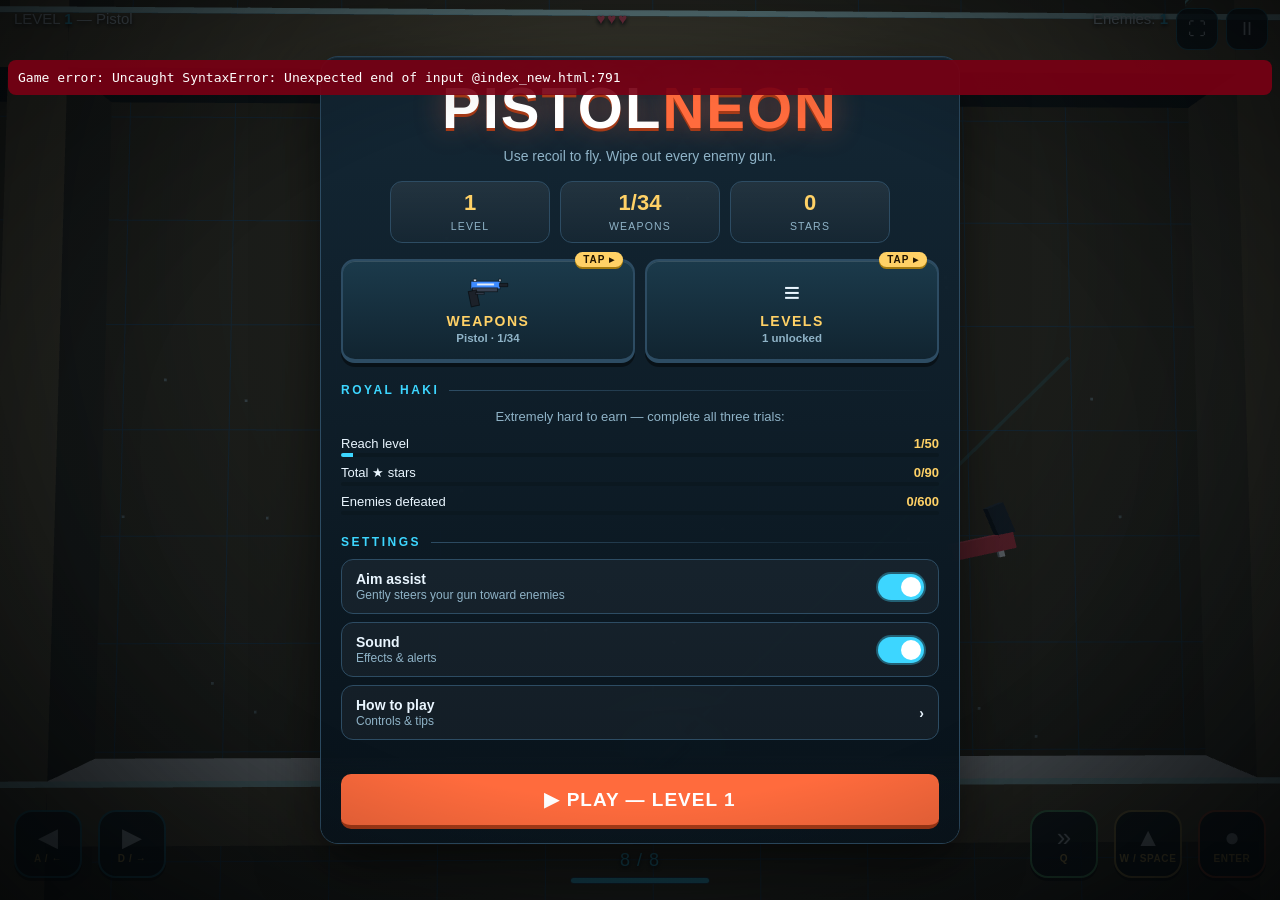
<file: index_new.html>
<!DOCTYPE html>
<html lang="en" dir="ltr">
<head>
<meta charset="utf-8">
<meta name="viewport" content="width=device-width, initial-scale=1, viewport-fit=cover">
<title>Pistol Neon</title>
<style>
*,*::before,*::after{box-sizing:border-box}
:root{color-scheme:dark;--bg:#0e1b24;--fg:#eaf6ff;--ac:#ff6b3d;--cy:#3dd6ff;--gd:#ffd166;--pn:rgba(10,22,30,.96);--ln:#2d4c63;--mut:#8fb3c7;padding-top:env(safe-area-inset-top,0px);padding-bottom:env(safe-area-inset-bottom,0px)}
@media (prefers-color-scheme:dark){:root:not([data-theme="light"]){--bg:#0e1b24}}
:root[data-theme="dark"]{--bg:#0e1b24}
html,body{height:100%;margin:0;overflow:hidden;background:var(--bg);color:var(--fg);font-family:"Trebuchet MS","Segoe UI",sans-serif;user-select:none;-webkit-user-select:none;-webkit-touch-callout:none;touch-action:none}
canvas{position:fixed;inset:0;width:100%;height:100%;display:block}
body::after{content:"";position:fixed;inset:0;pointer-events:none;background:radial-gradient(ellipse at center,transparent 55%,rgba(0,0,0,.45))}
#hud{position:fixed;top:env(safe-area-inset-top,0px);left:0;right:0;display:flex;justify-content:space-between;padding:10px 112px 10px 14px;font-size:15px;pointer-events:none;text-shadow:0 2px 4px #000}
#hud b{color:var(--cy)}#hp{color:#ff5470;letter-spacing:2px}
#low{position:fixed;bottom:calc(10px + env(safe-area-inset-bottom,0px));left:0;right:0;text-align:center;pointer-events:none;text-shadow:0 2px 4px #000}
#ammo{font-size:18px;color:var(--cy);letter-spacing:1px}
#bar{width:140px;height:7px;background:#0a141a;border:1px solid var(--ln);margin:6px auto 0;border-radius:4px;overflow:hidden}
#bar i{display:block;height:100%;width:100%;background:var(--cy)}
#hint{font-size:13px;opacity:.8;margin-top:6px}
#msg{position:fixed;top:34%;left:0;right:0;text-align:center;font-size:clamp(28px,7.5vw,64px);font-weight:900;text-shadow:0 4px 0 #000;pointer-events:none}
#msg.gold{color:var(--gd)}
#fx{position:fixed;inset:0;pointer-events:none;background:radial-gradient(transparent 35%,rgba(255,40,70,.6));opacity:0;transition:opacity .4s}#fx.on{opacity:1;transition:none}
#fh{position:fixed;left:50%;top:58%;width:118px;height:118px;margin:-59px 0 0 -59px;border-radius:50%;border:2px dashed rgba(255,209,102,.75);display:flex;align-items:center;justify-content:center;text-align:center;font-size:12px;font-weight:700;line-height:1.35;color:var(--gd);pointer-events:none;opacity:0;transition:opacity .4s;animation:pl 1.6s ease-in-out infinite}#fh.on{opacity:1}
#fh .m{display:none}
@keyframes pl{50%{transform:scale(1.1)}}
/* top-right buttons */
#fs,#pz{position:fixed;top:calc(8px + env(safe-area-inset-top,0px));width:42px;height:42px;border-radius:12px;background:rgba(10,22,30,.6);border:1.5px solid rgba(61,214,255,.55);display:flex;align-items:center;justify-content:center;cursor:pointer;font-size:18px;touch-action:none;-webkit-tap-highlight-color:transparent}
#pz{right:12px}#fs{right:62px}#fs:hover,#pz:hover{background:rgba(61,214,255,.3)}
/* on-screen controls: two separate clusters, never overlapping */
#pad{position:fixed;left:0;right:0;bottom:0;display:flex;justify-content:space-between;align-items:flex-end;padding:0 max(14px,env(safe-area-inset-right,0px)) calc(16px + env(safe-area-inset-bottom,0px)) max(14px,env(safe-area-inset-left,0px));pointer-events:none}
.grp{display:flex;gap:16px;align-items:flex-end;pointer-events:none}
.tb{pointer-events:auto;flex:none;width:68px;height:68px;display:flex;flex-direction:column;align-items:center;justify-content:center;border-radius:18px;background:rgba(10,22,30,.5);border:2px solid rgba(61,214,255,.6);color:var(--fg);font-size:26px;line-height:1;opacity:.72;cursor:pointer;touch-action:none;-webkit-tap-highlight-color:transparent;transition:opacity .15s,background .15s,transform .1s}
.tb small{font-size:10px;font-weight:800;letter-spacing:.6px;margin-top:4px;color:var(--gd)}
.tb.on{opacity:1;background:rgba(61,214,255,.4);transform:scale(.94)}
#tj{border-color:rgba(255,209,102,.8)}#tj.on{background:rgba(255,209,102,.4)}
#tf{border-color:rgba(255,107,61,.85)}#tf.on{background:rgba(255,107,61,.4)}
@media (pointer:fine){.tb{opacity:.92;background:rgba(10,22,30,.82);box-shadow:0 3px 0 rgba(0,0,0,.55)}.tb:hover{opacity:1;border-color:#fff}#pad{padding-bottom:calc(22px + env(safe-area-inset-bottom,0px))}#pz,#fs{background:rgba(10,22,30,.82)}}
@media (pointer:coarse){#tf,.tb small,#hint{display:none!important}#pad{padding-bottom:calc(44px + env(safe-area-inset-bottom,0px))}#low{bottom:calc(128px + env(safe-area-inset-bottom,0px))}#fh .m{display:inline}#fh .d{display:none}}
@media (max-height:420px){.tb{width:58px;height:58px;font-size:22px}#low{bottom:calc(84px + env(safe-area-inset-bottom,0px))}}
@media (pointer:coarse) and (max-height:480px){.tb{width:56px;height:56px;font-size:22px;border-radius:15px}#pad{padding-bottom:calc(34px + env(safe-area-inset-bottom,0px))}.grp{gap:14px}#low{bottom:calc(12px + env(safe-area-inset-bottom,0px))}}
@media (prefers-reduced-motion:reduce){#fh,.new,.stp.big .ic{animation:none}}
/* panels */
#panel{position:fixed;inset:0;display:none;align-items:center;justify-content:center;background:radial-gradient(ellipse at 50% 30%,rgba(14,27,36,.5),rgba(3,8,12,.9));padding:14px;touch-action:auto}
#panel.on{display:flex}
.card{position:relative;max-width:640px;width:100%;max-height:92vh;max-height:calc(100dvh - 28px);overflow:auto;overscroll-behavior:contain;-webkit-overflow-scrolling:touch;touch-action:pan-y;background:var(--pn);border:1px solid var(--ln);border-radius:18px;padding:22px 20px 0;text-align:center;box-shadow:0 20px 60px rgba(0,0,0,.6),inset 0 1px 0 rgba(255,255,255,.06);scrollbar-width:thin;scrollbar-color:var(--ln) transparent}
.card h1{margin:0 0 6px;font-size:clamp(26px,7vw,38px);color:var(--ac);letter-spacing:1px}
.card p{margin:6px 0;line-height:1.6;font-size:15px}
.logo{font-family:Impact,"Arial Black",sans-serif;font-size:clamp(36px,9vw,58px);line-height:1;letter-spacing:2px;font-weight:900;color:#fff;text-shadow:0 3px 0 #a63a17,0 0 30px rgba(255,107,61,.45)}
.logo span{color:var(--ac)}.logo em{font-style:normal;font-size:.45em;vertical-align:super;color:var(--cy);margin-left:6px}
.tg{margin:8px 0 0!important;color:var(--mut);font-size:14px!important}
.stats{display:flex;gap:10px;justify-content:center;margin:14px 0 2px}
.stats div{flex:1;max-width:160px;background:rgba(255,255,255,.04);border:1px solid var(--ln);border-radius:12px;padding:8px 6px}
.stats b{display:block;font-size:22px;color:var(--gd)}.stats span{font-size:10.5px;letter-spacing:1.2px;text-transform:uppercase;color:var(--mut)}
.sec{margin-top:20px}
.sec h3{display:flex;align-items:center;gap:10px;margin:0 0 10px;font-size:12px;letter-spacing:2.5px;color:var(--cy);font-weight:800}
.sec h3::after{content:"";flex:1;height:1px;background:linear-gradient(90deg,var(--ln),transparent)}
.wg{display:grid;grid-template-columns:repeat(auto-fill,minmax(112px,1fr));gap:12px 10px}
.wc{position:relative;display:flex;flex-direction:column;align-items:center;gap:4px;padding:12px 8px 9px;background:linear-gradient(#17313f,#112430);color:var(--fg);border:2px solid var(--ln);border-radius:12px;font:inherit;font-size:12px;font-weight:800;cursor:pointer;transition:transform .1s,border-color .15s}
.wc svg{width:100%;height:30px}
.wc:hover:not(:disabled){transform:translateY(-2px);border-color:var(--cy)}
.wc.cur{border-color:var(--gd);box-shadow:0 0 16px rgba(255,209,102,.3)}
.wc:disabled{opacity:.5;cursor:default}
.tag{position:absolute;top:-8px;right:8px;font-size:9px;letter-spacing:1px;padding:2px 6px;border-radius:6px;background:var(--gd);color:#201400}.tag.n{background:var(--ac);color:#fff}
.lock{font-size:10px;font-weight:600;color:var(--mut)}
.bars{width:100%;display:grid;gap:3px;margin-top:2px}
.bars i{display:block;height:4px;border-radius:2px;background:#0b1820;overflow:hidden}.bars b{display:block;height:100%;background:var(--cy)}
.bars i:nth-child(2) b{background:var(--ac)}.bars i:nth-child(3) b{background:#7cfc9a}
.lg{display:flex;gap:14px;justify-content:center;margin:12px 0 0;font-size:11px;color:var(--mut)}
.lg i{display:inline-block;width:10px;height:4px;border-radius:2px;margin-right:5px;vertical-align:middle}
.wd{color:var(--mut);font-size:13px!important}.wd b{color:var(--fg)}
.lg2{display:grid;grid-template-columns:repeat(auto-fill,minmax(46px,1fr));gap:8px}
.lvb{height:44px;padding:0;font-size:15px;background:#16303d;color:var(--fg);border:2px solid var(--ln);border-bottom-width:3px;border-radius:10px}
.lvb.cur{border-color:var(--gd);color:var(--gd)}.lvb:disabled{opacity:.35}
.set{display:flex;flex-direction:column;gap:8px}
button.st{display:flex;align-items:center;justify-content:space-between;gap:10px;width:100%;text-align:left;padding:11px 14px;background:rgba(255,255,255,.04);color:var(--fg);border:1px solid var(--ln);border-radius:12px;font-size:14px}
button.st small{display:block;font-weight:500;color:var(--mut);font-size:12px;margin-top:1px}
.pill{flex:none;width:46px;height:26px;border-radius:13px;background:#243b49;position:relative;transition:background .15s}
.pill::after{content:"";position:absolute;top:3px;left:3px;width:20px;height:20px;border-radius:50%;background:#fff;transition:transform .15s}
.st.on .pill{background:var(--cy)}.st.on .pill::after{transform:translateX(20px)}
.foot{position:sticky;bottom:0;margin:18px -20px 0;padding:16px 20px 14px;background:linear-gradient(rgba(10,22,30,0),var(--pn) 30%)}
.foot .o{width:100%;font-size:19px;letter-spacing:1px;padding:14px}
.foot .rw{display:flex;gap:8px;margin-top:8px}.foot .rw button{flex:1}
.steps{display:grid;gap:8px;text-align:left;margin:14px 0 0}
.stp{display:flex;gap:12px;align-items:center;padding:10px 12px;background:rgba(255,255,255,.04);border:1px solid var(--ln);border-radius:12px}
.stp .ic{flex:none;width:58px;height:44px;display:flex;align-items:center;justify-content:center;border-radius:10px;background:#16303d;font-size:15px;font-weight:800;color:var(--cy);white-space:nowrap}
.stp b{display:block;font-size:14px;letter-spacing:.5px}.stp span{font-size:12.5px;color:var(--mut);line-height:1.4}
.stp.big{border-color:var(--gd);background:rgba(255,209,102,.08)}.stp.big .ic{background:var(--gd);color:#201400;font-size:22px;animation:tap 1.2s ease-in-out infinite}
@keyframes tap{50%{transform:scale(1.12)}}
.card.sm{max-width:400px;padding:16px 16px 0}.sm h1{font-size:22px;margin:0}.sm .steps{gap:6px;margin-top:10px}.sm .stp{padding:7px 10px;gap:10px;border-radius:10px}.sm .stp .ic{width:46px;height:34px;font-size:13px}.sm .stp.big .ic{font-size:18px}.sm .stp b{font-size:12.5px}.sm .stp span{font-size:11.5px;line-height:1.3}.sm .foot{margin:10px -16px 0;padding:12px 16px}.sm .foot .o{padding:10px;font-size:16px}
.new{border:2px solid var(--gd);background:rgba(255,209,102,.1);border-radius:8px;padding:10px;margin:10px 0;animation:glow 1s ease-in-out infinite alternate}
.new h2{margin:0;color:var(--gd);font-size:20px}
@keyframes glow{from{box-shadow:0 0 0 rgba(255,209,102,0)}to{box-shadow:0 0 22px rgba(255,209,102,.6)}}
.row{display:flex;flex-wrap:wrap;gap:6px;justify-content:center;margin:8px 0}
button{font:inherit;font-weight:700;font-size:16px;color:#08151c;background:var(--cy);border:0;border-bottom:4px solid #1b7f9c;border-radius:6px;padding:9px 14px;cursor:pointer;-webkit-tap-highlight-color:transparent}
button.o{background:var(--ac);border-bottom-color:#a63a17;color:#fff;font-size:18px;padding:11px 22px;border-radius:10px}
button.g{background:var(--gd);border-bottom-color:#a67c10}
button.s{background:#16303d;color:var(--fg);border-bottom-color:#000}
button:disabled{opacity:.4}
button:focus-visible{outline:3px solid #fff;outline-offset:2px}
.card:not(:has(.sec)):not(:has(.steps)){padding-bottom:20px}
@media (max-width:520px),(max-height:480px){#panel{padding:10px}.card{padding:16px 14px 0}.foot{margin:12px -14px 0;padding:12px 14px}.wg{grid-template-columns:repeat(3,1fr);gap:12px 8px}.wc{padding:10px 4px 8px;font-size:11px}.logo{font-size:34px}.sec{margin-top:16px}}
.lg2{grid-template-columns:repeat(auto-fill,minmax(56px,1fr))}.lvb{height:54px;padding:4px 0}.lvb small{display:block;font-size:9px;line-height:1;margin-top:2px;color:var(--gd)}.lvb.bs{border-color:#ff5470}.chs{display:flex;gap:6px;overflow-x:auto;padding:2px 0 10px;scrollbar-width:thin}.chp{flex:none;padding:6px 10px;font-size:12px}.chp.cur{background:var(--gd);color:#201400;border-bottom-color:#a67c10}.jq{display:flex;gap:6px;margin:10px 0 8px}.jq input{flex:1;min-width:0;background:#0b1820;color:var(--fg);border:1px solid var(--ln);border-radius:8px;padding:8px 10px;font:inherit;font-size:16px}.hq{display:flex;justify-content:space-between;font-size:13px;margin-top:8px}.hq b{color:var(--gd)}#td{border-color:rgba(124,252,154,.8)}#td.cd{opacity:.3}
/* conqueror's haki button + wave */
#tg{display:none;border-color:rgba(193,59,255,.9);color:#e3b8ff;font-weight:900;font-size:28px}.kng #tg{display:flex}#tg.cd{opacity:.3}#tg small{color:#e3b8ff}
#hk{position:fixed;inset:0;pointer-events:none;z-index:4;opacity:0;overflow:hidden}
#hk.on{animation:hkFlash 1s ease-out}
#hk::before{content:"";position:absolute;left:50%;top:50%;width:24vmax;height:24vmax;margin:-12vmax 0 0 -12vmax;border-radius:50%;border:8px solid #c13bff;box-shadow:0 0 70px 24px rgba(193,59,255,.65),inset 0 0 70px 24px rgba(255,42,85,.45);transform:scale(.05)}
#hk.on::before{animation:hkRing 1s cubic-bezier(.15,.7,.3,1)}
@keyframes hkFlash{0%{opacity:1;background:radial-gradient(circle,rgba(193,59,255,.4),rgba(255,42,85,.15) 60%,transparent 80%)}100%{opacity:0}}
@keyframes hkRing{0%{transform:scale(.05)}100%{transform:scale(7)}}
/* rewarded ads */
#ab{position:fixed;top:calc(50px + env(safe-area-inset-top,0px));left:50%;transform:translateX(-50%);display:none;align-items:center;gap:9px;white-space:nowrap;padding:7px 14px;border-radius:12px;background:rgba(10,22,30,.88);border:2px solid var(--gd);color:var(--gd);font-size:13px;font-weight:800;letter-spacing:.5px;line-height:1.25;cursor:pointer;-webkit-tap-highlight-color:transparent;animation:abp 1.4s ease-in-out infinite}
#ab.on{display:flex}#ab .ai{font-size:20px}#ab small{display:block;font-size:10px;color:var(--mut);font-weight:700;letter-spacing:.3px}
@keyframes abp{50%{box-shadow:0 0 18px rgba(255,209,102,.6)}}
button.rvb{background:var(--gd);border-bottom-color:#a67c10;color:#201400}
.adbox{margin:12px 0;padding:10px 12px;border:1px solid var(--gd);border-radius:12px;background:rgba(255,209,102,.08)}
.adbox b{display:block;color:var(--gd);font-size:15px}.adbox span{font-size:13px;color:var(--mut);line-height:1.4}
.adn{color:#ff8a9a;font-size:13px!important}.bwi{width:110px;height:50px}

/* ===== polish pack ===== */
#panel h1{text-shadow:0 0 12px var(--cy),0 0 34px rgba(61,214,255,.45);animation:tglow 3.2s ease-in-out infinite}
@keyframes tglow{50%{text-shadow:0 0 18px var(--ac),0 0 44px rgba(255,107,61,.55)}}
#sc{position:fixed;top:calc(34px + env(safe-area-inset-top,0px));left:14px;font-size:12px;font-weight:800;letter-spacing:1px;color:var(--mut);text-shadow:0 2px 4px #000;pointer-events:none;display:none}
#sc b{color:var(--gd);font-size:15px}
#cmb{position:fixed;top:calc(62px + env(safe-area-inset-top,0px));left:50%;transform:translateX(-50%) scale(.8);text-align:center;pointer-events:none;opacity:0;transition:opacity .2s,transform .2s}
#cmb.on{opacity:1;transform:translateX(-50%) scale(1)}
#cmb b{display:block;font-size:30px;font-style:italic;font-weight:900;color:var(--gd);text-shadow:0 0 14px rgba(255,209,102,.8),0 3px 0 #000}
#cmb i{display:block;height:4px;margin:2px auto 0;width:90px;border-radius:3px;background:var(--gd);transform-origin:left;box-shadow:0 0 10px var(--gd)}
#dmg{position:fixed;inset:0;pointer-events:none;box-shadow:inset 0 0 0 0 rgba(255,40,70,0);opacity:0}
#dmg.on{animation:dmgf .45s ease-out}
@keyframes dmgf{0%{opacity:1;box-shadow:inset 0 0 140px 45px rgba(255,40,70,.75)}100%{opacity:0;box-shadow:inset 0 0 140px 45px rgba(255,40,70,0)}}
@media (prefers-reduced-motion:reduce){#panel h1,#dmg.on{animation:none}}

/* mobile-friendly weapon window */
.wc{min-width:0;min-height:92px;touch-action:manipulation;overflow-wrap:anywhere;text-align:center}
.wdsc{display:none;font-size:10.5px;font-weight:600;line-height:1.3;color:var(--mut)}
#panel{padding:max(10px,env(safe-area-inset-top)) max(10px,env(safe-area-inset-right)) max(10px,env(safe-area-inset-bottom)) max(10px,env(safe-area-inset-left))}
.card{max-height:calc(100dvh - 20px - env(safe-area-inset-top,0px) - env(safe-area-inset-bottom,0px))}
@media (max-width:520px){.wg{grid-template-columns:repeat(2,minmax(0,1fr));gap:14px 10px}.wc{padding:12px 8px 10px;font-size:13px;min-height:116px}.wc svg{height:34px}.wdsc{display:block}}
@media (max-height:480px) and (min-width:521px){.wg{grid-template-columns:repeat(4,minmax(0,1fr))}.wc{min-height:84px}}
@media (pointer:coarse) and (min-width:521px) and (min-height:481px){.wdsc{display:block}}

/* pro menu */
.card{background:linear-gradient(180deg,rgba(20,40,54,.98),rgba(8,18,26,.98))}
.stats div{background:linear-gradient(rgba(255,255,255,.07),rgba(255,255,255,.02))}
.tiles{display:grid;grid-template-columns:1fr 1fr;gap:10px;margin-top:16px}
.tile{display:flex;flex-direction:column;align-items:center;justify-content:center;gap:3px;min-height:104px;padding:10px 8px;background:linear-gradient(#1b3a4b,#112430);color:var(--fg);border:2px solid var(--ln);border-bottom-width:4px;border-radius:14px;min-width:0;touch-action:manipulation}
.tile:hover{border-color:var(--cy)}.tile svg{width:100%;height:34px}.tile .ti{font-size:28px;height:34px;line-height:34px}.tile b{font-size:14px;letter-spacing:1.5px;color:var(--gd)}.tile small{font-size:11.5px;font-weight:600;color:var(--mut)}
.wg2{display:grid;grid-template-columns:repeat(auto-fill,minmax(84px,1fr));gap:12px 8px;padding-bottom:6px}
.wt{position:relative;display:flex;flex-direction:column;align-items:center;gap:3px;min-width:0;padding:10px 4px 7px;background:linear-gradient(#17313f,#112430);color:var(--fg);border:2px solid var(--ln);border-bottom-width:3px;border-radius:12px;touch-action:manipulation}
.wt svg{width:100%;height:28px}.wt small{font-size:10.5px;font-weight:800;line-height:1.15;overflow-wrap:anywhere}
.wt.cur{border-color:var(--gd)}.wt.sel{border-color:var(--cy);box-shadow:0 0 14px rgba(61,214,255,.45)}
.wt .tag{top:-7px;right:5px;font-size:8px;padding:1px 5px}
.card.wk{max-width:560px}.card.wk .foot{padding-top:12px;border-top:1px solid var(--ln);background:var(--pn)}
.wdet{display:flex;gap:12px;align-items:center;text-align:left;margin-bottom:8px}.wdet svg{flex:none;width:84px;height:40px;background:#16303d;border-radius:10px;padding:4px}
.wdet b{display:block;font-size:17px;color:var(--gd)}.wdet span{display:block;font-size:12px;line-height:1.35;color:var(--mut)}
.sbr{display:grid;grid-template-columns:70px 1fr;align-items:center;gap:8px;font-size:11px;color:var(--mut);text-align:left;margin:3px 0}
.sbr i{display:block;height:6px;border-radius:3px;background:#0b1820;overflow:hidden}.sbr b{display:block;height:100%}
.card.wk .foot .rw{margin-top:10px}.card.wk .foot .o{font-size:17px;padding:11px;width:auto}
@media (max-width:520px){.wg2{grid-template-columns:repeat(3,minmax(0,1fr))}}
@media (max-height:480px){.wg2{grid-template-columns:repeat(auto-fill,minmax(78px,1fr))}.wdet span,.sbr:nth-of-type(n+3){display:none}.wdet svg{width:64px;height:32px}}

/* tap affordances: everything pressable looks pressable */
.tile,.wt,.lvb,.chp,button.st,.wc{cursor:pointer;position:relative}
.tile,.wt{box-shadow:0 4px 0 rgba(0,0,0,.45),inset 0 1px 0 rgba(255,255,255,.12)}
.tile:active,.wt:active,.lvb:active,button.o:active,button.s:active,button.g:active,button.st:active,.wc:active{transform:translateY(3px) scale(.97);box-shadow:none;filter:brightness(1.25)}
.tile::after{content:"TAP ▸";position:absolute;top:-9px;right:10px;font-size:10px;font-weight:900;letter-spacing:1px;padding:2px 8px;border-radius:8px;background:var(--gd);color:#201400;box-shadow:0 2px 0 #a67c10;animation:tapb 1.2s ease-in-out infinite}

.wt::after{content:"";position:absolute;inset:-2px;border-radius:12px;border:2px solid transparent;pointer-events:none}
.wt:not(.sel):hover::after{border-color:var(--cy)}
.tap{margin:6px 0 12px!important;font-size:14px!important;font-weight:800;color:var(--gd);letter-spacing:.4px}
.tap span{display:inline-block;font-size:20px;animation:hand 1.2s ease-in-out infinite}
button.o{box-shadow:0 0 0 0 rgba(255,107,61,.6);animation:ping 1.8s ease-out infinite}
button.o:disabled{animation:none}
.st .pill{box-shadow:0 0 0 2px rgba(61,214,255,.35)}
@keyframes tapb{50%{transform:translateY(-3px)}}
@keyframes hand{50%{transform:translate(-4px,-5px)}}
@keyframes ping{70%{box-shadow:0 0 0 12px rgba(255,107,61,0)}100%{box-shadow:0 0 0 0 rgba(255,107,61,0)}}
@media (prefers-reduced-motion:reduce){.tile::after,.tile::before,.tap span,button.o{animation:none}}
.tile.hasnew::after{content:"NEW!";background:var(--ac);color:#fff;box-shadow:0 2px 0 #a63a17}
.eqs{flex:1;display:flex;align-items:center;justify-content:center;font-weight:800;letter-spacing:1px;color:var(--gd);border:2px solid var(--ln);border-radius:10px}
</style>
<script src="https://bridge.playgama.com/v2/stable/playgama-bridge.js"></script>
<script>
window.PB={mu:0,ok:0,rdy:0,ad:0,send:function(){try{bridge.platform.sendMessage(bridge.PLATFORM_MESSAGE.GAME_READY)}catch(e){}}};
try{bridge.initialize().then(function(){PB.ok=1;try{var p=bridge.platform;p.on(bridge.EVENT_NAME.PAUSE_STATE_CHANGED,function(v){if(v&&window.pauseGame)pauseGame()});p.on(bridge.EVENT_NAME.AUDIO_STATE_CHANGED,function(on){PB.mu=on?0:1});if(p.isAudioEnabled===false)PB.mu=1}catch(e){}if(PB.rdy)PB.send()}).catch(function(e){console.warn(e)})}catch(e){console.warn(e)}
</script>
</head>
<body>
<div id="hud"><span id="hs"></span><span id="hp"></span><span id="he"></span></div>
<div id="msg"></div>
<div id="low"><div id="ammo"></div><div id="bar"><i id="bi"></i></div><div id="hint"></div></div>
<div id="fx"></div><div id="fh"><span class="d">CLICK CENTER<br>TO FIRE</span><span class="m">TAP THE<br>SCREEN<br>TO FIRE</span></div>
<div id="pz" title="Pause (P)">II</div><div id="fs" title="Fullscreen">⛶</div>
<div id="ab" role="button" aria-label="Watch an ad to unlock a temporary boss weapon"><span class="ai">▶</span><span>UNLOCK BOSS WEAPON<small>Watch ad · this level only</small></span></div>
<div id="pad"><div class="grp"><div class="tb" id="tl">◀<small>A / ←</small></div><div class="tb" id="tr">▶<small>D / →</small></div></div><div class="grp"><div class="tb" id="td">»<small>Q</small></div><div class="tb" id="tg">G<small>HAKI</small></div><div class="tb" id="tj">▲<small>W / SPACE</small></div><div class="tb" id="tf">●<small>ENTER</small></div></div></div>
<div id="hk"></div>
<div id="panel"></div>
<script src="three.min.js"></script>
<script>window.THREE||document.write('<script src="https://cdnjs.cloudflare.com/ajax/libs/three.js/r128/three.min.js"><\/script>')</script>
<script>
/* diagnostics: show any startup problem on screen instead of failing silently */
(function(){function show(t){var d=document.createElement('div');d.style.cssText='position:fixed;left:8px;right:8px;top:60px;z-index:999;background:rgba(120,0,20,.92);color:#fff;font:13px monospace;padding:10px;border-radius:8px;white-space:pre-wrap;pointer-events:none';d.textContent=t;document.body.appendChild(d);}
window.addEventListener('error',function(e){show('Game error: '+(e.message||'unknown')+(e.filename?' @'+String(e.filename).split('/').pop()+':'+e.lineno:''))});
if(!window.THREE)show('3D engine (three.js) failed to load.\nPut three.min.js (r128) next to index.html.');})();
</script>
<script>
const $=id=>document.getElementById(id),PN=$('panel');
const SV={best:1,wp:0,un:1,seen:1,as:1,mu:0,tut:0,st:{},kills:0,hx:0};
try{Object.assign(SV,JSON.parse(localStorage.getItem('pdr3')||'{}'))}catch(e){}
const save=()=>{try{localStorage.setItem('pdr3',JSON.stringify(SV))}catch(e){}};
const WP=[
{n:'Pistol',d:'Hard-hitting slugs. Accurate, reliable, kills most enemies in one hit.',c:0x3d8bff,mz:1.15,rec:10,tq:7,cd:.14,mag:8,rel:.7,pel:1,sp:0,auto:0,burst:0,dmg:2,bd:3,spd:1.2,bz:.15,tl:1.3,sn:0},
{n:'Revolver',d:'Huge kick, huge damage. Heavy slugs punch straight through enemies.',c:0xffc247,mz:1.45,rec:15,tq:10,cd:.26,mag:6,rel:.9,pel:1,sp:0,auto:0,burst:0,dmg:4,bd:6,spd:1.35,pierce:1,bz:.19,tl:1.6,sn:1},
{n:'SMG',d:'Insane fire rate. Hold to hover while you shred everything.',c:0xff8a1f,mz:1.3,rec:4.2,tq:3,cd:.055,mag:36,rel:1.1,pel:1,sp:.06,auto:1,burst:0,dmg:1,spd:1.15,bz:.12,tl:1,sn:2},
{n:'Gun-Blade',d:'Pistol plus blade. Auto-slashes nearby enemies and cuts enemy bullets out of the air.',c:0x8b5a2b,mz:1.1,rec:9,tq:6,cd:.16,mag:9,rel:.7,pel:1,sp:0,auto:0,burst:0,dmg:2,bd:3,spd:1.2,bz:.15,tl:1.2,sw:1,sn:0},
{n:'Shotgun',d:'Seven heavy pellets. Devastating at close range.',c:0xd63a2a,mz:1.9,rec:20,tq:13,cd:.5,mag:5,rel:1,pel:7,sp:.2,auto:0,burst:0,dmg:2,bd:3,spd:1.1,lf:.8,bz:.12,tl:.7,sn:1},
{n:'Burst Rifle',d:'Three fast, precise, hard-hitting rounds per trigger pull.',c:0x5fbf4a,mz:1.85,rec:6,tq:4,cd:.24,mag:24,rel:1,pel:1,sp:.012,auto:0,burst:3,dmg:2,bd:3,spd:1.6,bz:.13,tl:1.5,sn:2},
{n:'Gatling',d:'Spins up, then never stops. Hold to hover on a wall of lead.',c:0x9b59ff,mz:1.5,rec:3,tq:2.2,cd:.04,mag:90,rel:2,pel:1,sp:.08,auto:1,burst:0,dmg:1,spd:1.3,ramp:3,bz:.13,tl:1.2,sn:2},
{n:'Bomb Launcher',d:'Lobs bombs with a huge blast radius. Your own explosions never hurt you.',c:0xff7a1a,mz:1.5,rec:13,tq:8,cd:.55,mag:6,rel:1.1,pel:1,sp:0,auto:0,burst:0,bx:1,xr:3.8,xb:3,sn:5},
{n:'Rail Cannon',d:'Hypervelocity beam that slices through every enemy in line.',c:0x2ee6d6,mz:2.3,rec:17,tq:9,cd:.65,mag:5,rel:1.2,pel:1,sp:0,auto:0,burst:0,pierce:1,dmg:6,bd:10,spd:2.6,lf:1.2,bz:.17,bk:'beam',tl:2.2,sn:4,ul:18},
{n:'Plasma Rifle',d:'Heavy plasma bolts. Fast, powerful and sustained. Hold to fire.',c:0xff3df0,mz:1.8,rec:5,tq:3.5,cd:.1,mag:40,rel:1.3,pel:1,sp:.025,auto:1,burst:0,dmg:3,spd:1.2,bz:.2,tl:1.3,sn:3,ul:34},
{n:'Seeker',d:'Two fast homing missiles that hunt enemies down.',c:0xffe14d,mz:1.7,rec:7,tq:5,cd:.3,mag:14,rel:1.1,pel:2,sp:.5,auto:0,burst:0,hm:1,spd:.7,dmg:3,bd:4,bz:.17,el:2,tl:1.2,smk:1,sn:5,ul:50},
{n:'Nova Blaster',d:'A ring of 24 piercing bolts in every direction. Wipes out crowds.',c:0xff5470,mz:1.2,rec:8,tq:3,cd:.55,mag:5,rel:1.2,pel:24,sp:0,auto:0,burst:0,ring:1,pierce:1,dmg:2,bd:3,spd:.75,lf:1.5,bz:.15,tl:.9,sn:3,ul:80},
{n:'Boss Slayer',d:'Armor-piercing slugs that tear bosses apart.',c:0xff9d00,mz:2.45,rec:16,tq:8,cd:.45,mag:5,rel:1,pel:1,sp:0,auto:0,burst:0,pierce:1,dmg:5,bd:14,spd:2.2,bz:.18,bk:'beam',tl:1.6,sn:1,ul:15},
{n:'Arc Caster',d:'Lightning that chains across 4 more enemies. Hold to fire.',c:0x7df9ff,mz:1.8,rec:4,tq:3,cd:.12,mag:36,rel:1.1,pel:1,sp:.03,auto:1,burst:0,dmg:2,ch:4,cdm:2,spd:1.4,bz:.14,tl:1.4,sn:3,ul:86},
{n:'Vortex Cannon',d:'Fires a black hole that drags enemies in, then collapses in a colossal blast.',c:0x8a5cff,mz:1.45,rec:12,tq:6,cd:.8,mag:4,rel:1.2,pel:1,sp:0,auto:0,burst:0,bh:1,xr:6.5,xb:10,sn:5,ul:112},
{n:'Hydra Launcher',d:'Four homing explosive missiles per volley. Hold to fire.',c:0x3dff9a,mz:1.8,rec:8,tq:5,cd:.4,mag:20,rel:1.3,pel:4,sp:.6,auto:1,burst:0,hm:1,sx:1,xr:2.4,xb:3,spd:.75,dmg:3,bz:.15,el:2,tl:1.1,smk:1,sn:5,ul:120},
{n:'Omega Cannon',d:'Ultimate piercing blast. Colossal explosions and crushing boss damage.',c:0xffffff,bc:0xffe9a0,mz:2.15,rec:18,tq:9,cd:.5,mag:8,rel:1,pel:1,sp:0,auto:0,burst:0,pierce:1,sx:1,xr:3.8,xb:10,dmg:10,bd:25,bz:.34,spd:1.5,tl:2,sn:1,ul:145},
{n:'Frost Rifle',d:'Freezing rounds lock enemies in ice. Frozen enemies take double damage.',c:0x9fe8ff,mz:1.9,rec:5,tq:3.5,cd:.11,mag:36,rel:1.2,pel:1,sp:.025,auto:1,burst:0,fz:1,dmg:2,spd:1.3,bz:.15,tl:1.2,sn:3,ul:26},
{n:'Ricochet Blaster',d:'Bounces off walls up to 6 times and hits harder with every bounce.',c:0x4dff4d,mz:1.75,rec:6,tq:4,cd:.17,mag:16,rel:1,pel:1,sp:.02,auto:0,burst:0,bn:6,rb:1,dmg:2,spd:1.3,bz:.17,tl:1.2,sn:3,ul:46},
{n:'Inferno Thrower',d:'Rolling fireballs that pierce and set enemies on fire. Hold to fire.',c:0xff5a1f,mz:2,rec:2.5,tq:2,cd:.03,mag:100,rel:1.6,pel:1,sp:.28,auto:1,burst:0,pierce:1,pz:1,pzt:2,lf:.5,spd:.65,dmg:1,bz:.2,gr:2.5,fl:1,sn:6,ul:60},
{n:'Vampire SMG',d:'Fast and brutal. Every 3 kills restore a heart.',c:0xc2002f,mz:1.5,rec:4,tq:3,cd:.065,mag:32,rel:1,pel:1,sp:.05,auto:1,burst:0,ls:3,dmg:2,spd:1.2,bz:.13,tl:1.1,sn:2,ul:70},
{n:'Trident',d:'Three heavy piercing bolts in a fan. Shreds whole rows of enemies.',c:0x2e7bff,mz:2.1,rec:16,tq:9,cd:.5,mag:6,rel:1,pel:3,sp:.1,auto:0,burst:0,pierce:1,dmg:5,bd:7,spd:1.6,lf:1.6,bz:.17,tl:1.6,sn:1,ul:105},
{n:'Boomerang Blade',d:'Spinning blades fly out and return, cutting twice and erasing enemy bullets.',c:0xffd23d,mz:1.3,rec:5,tq:4,cd:.35,mag:6,rel:.9,pel:1,sp:0,auto:0,burst:0,pierce:1,bo:1,bn:3,lf:3.2,spd:.6,dmg:3,bd:5,bz:.34,bk:'star4',spin:16,sn:0,ul:42},
{n:'Venom Dart',d:'Poison darts. When a poisoned enemy dies, the venom spreads to its neighbours.',c:0x7cff3a,mz:1.45,rec:4,tq:3,cd:.2,mag:16,rel:.9,pel:1,sp:.015,auto:1,burst:0,pz:1,pzt:3,dmg:2,spd:1.4,bz:.14,tl:1.2,sn:0,ul:38},
{n:'Buzzsaw',d:'A giant saw bounces around for 4 seconds, grinding everything it touches.',c:0xc0c8d0,mz:1.85,rec:8,tq:5,cd:.55,mag:5,rel:1.1,pel:1,sp:0,auto:0,burst:0,pierce:1,bn:7,lf:4.5,spd:.55,bz:.4,bk:'saw',spin:22,hrs:.3,dmg:2,bd:3,sn:5,ul:75},
{n:'Cluster Bomb',d:'Lobbed bomb that splits into 6 extra explosions.',c:0xff9a3d,mz:1.3,rec:13,tq:8,cd:.65,mag:5,rel:1.1,pel:1,sp:0,auto:0,burst:0,bx:1,xr:3,xb:2,cl:6,cx:2.5,sn:5,ul:55},
{n:'Photon Laser',d:'Near-light-speed laser. Hold to fire with almost no recoil.',c:0xff3b5c,mz:2.1,rec:1.2,tq:1,cd:.028,mag:110,rel:1.5,pel:1,sp:.008,auto:1,burst:0,pierce:1,lf:.6,spd:3,dmg:1,bz:.1,bk:'beam',tl:2.4,sn:4,ul:30},
{n:'Meteor Caller',d:'Where the shot lands, 7 meteors crash down from the sky.',c:0xff6a2a,mz:1.95,rec:12,tq:7,cd:.7,mag:5,rel:1.2,pel:1,sp:0,auto:0,burst:0,cl:7,cx:2.8,met:1,xb:4,dmg:3,spd:1.2,bz:.2,tl:1.3,sn:5,ul:128},
{n:'Chrono Pulse',d:'Time bubble: a hit freezes nearby enemies and slows their bullets.',c:0x8affd8,mz:1.95,rec:6,tq:4,cd:.4,mag:8,rel:1,pel:1,sp:0,auto:0,burst:0,fa:1,dmg:3,bd:4,spd:1.3,bz:.2,tl:1.2,sn:3,ul:92},
{n:'Lucky Seven',d:'40% jackpot chance: critical shots deal 4x damage.',c:0xffe14d,mz:1.45,rec:13,tq:8,cd:.24,mag:6,rel:.8,pel:1,sp:0,auto:0,burst:0,ct:.4,dmg:3,spd:1.3,bz:.17,tl:1.4,sn:1,ul:22},
{n:'Wave Rifle',d:'Piercing waves snake across the arena. Hold to fire.',c:0x4dd2ff,mz:2.25,rec:4,tq:3,cd:.09,mag:36,rel:1.1,pel:1,sp:.01,auto:1,burst:0,pierce:1,wv:1,dmg:2,spd:.85,lf:1.6,bz:.17,tl:.9,sn:3,ul:65},
{n:'Dragon Shotgun',d:'Eight burning pellets pierce through whole groups.',c:0xff3d2e,mz:2.15,rec:19,tq:12,cd:.5,mag:6,rel:1,pel:8,sp:.42,auto:0,burst:0,pierce:1,lf:.6,spd:.8,pz:1,pzt:2,dmg:3,bd:3,bz:.16,tl:.8,sn:1,ul:98},
{n:'Reaper',d:'Chain lightning on every hit. Every 2 kills restore a heart.',c:0x9b30ff,mz:1.95,rec:5,tq:3,cd:.09,mag:40,rel:1.1,pel:1,sp:.03,auto:1,burst:0,dmg:3,ch:4,cdm:2,ls:2,spd:1.3,bz:.17,tl:1.3,sn:3,ul:136},
{n:'Apocalypse',d:'The final weapon: a ring of 28 mega bolts that pierce everything.',c:0xffffff,bc:0xffd27a,mz:1.05,rec:10,tq:6,cd:.55,mag:8,rel:1,pel:28,sp:0,auto:0,burst:0,ring:1,pierce:1,dmg:8,bd:18,spd:1.1,lf:1.7,bz:.26,tl:1.2,sn:3,ul:155}];
WP.forEach((w,i)=>w.id=i);
const pw=w=>{const d=w.bd||w.dmg||w.xb||1;return d*(w.pel>1?(w.ring?3:w.pel*.55):1)*(w.pierce?1.3:1)*((w.sx||w.bx||w.cl||w.bh)?1.6:1)*(w.ch?1.3:1)*(w.burst||1)*(w.hrs?3:1)*(w.met?3:1)*(w.cl&&!w.met?2:1)/Math.max(.04,(w.cd||.1)+(w.burst?w.burst*.07:0))};
function ok(i){const w=WP[i];return w.ul?SV.best>w.ul:w.bx?SV.best>=15:i<SV.un}
if('king'in SV){delete SV.king;delete SV.zy;delete SV.sn;SV.un=Math.max(1,Math.min(WP.length-1,1+Math.floor((SV.best-1)/2)))}if(!ok(SV.wp))SV.wp=0;
if(!SV.sw){SV.sw=[];WP.forEach((w,i)=>{if(ok(i))SV.sw.push(i)})}
const sw=i=>{if(!SV.sw.includes(i))SV.sw.push(i)},nw=i=>ok(i)&&!SV.sw.includes(i);
// p=platforms[x,y,w,h]  e=enemies[x,y,type(0 sentry,1 roamer,2 burst,3 fan,4 blader,5 bomb),interval,range]
const hex=c=>'#'+c.toString(16).padStart(6,'0');
/* ---------- weapon models: ONE description per weapon drives both the 3D gun and its menu icon ---------- */
const WCOL={d:0x1c2129,g:0x394252,s:0x8f9bb0,l:0xe3eaf3,w:0x7a4a28,y:0xd9a82e};
function mk3(par){const add=(m,x,y,o)=>{m.position.set(x,y,o.z||0);m.castShadow=!o.g;par.add(m);return m},
 mat=(c,o)=>o.g?new THREE.MeshBasicMaterial({color:c}):M(c,o.e);
 return{
  b(x,y,w,h,c,o){o=o||{};const m=new THREE.Mesh(new THREE.BoxGeometry(w,h,o.d||.26),mat(c,o));m.rotation.z=o.r||0;return add(m,x,y,o)},
  c(x,y,l,r1,r2,c,o){o=o||{};const m=new THREE.Mesh(new THREE.CylinderGeometry(Math.max(r2,.01),Math.max(r1,.01),l,10),mat(c,o));m.rotation.z=(o.r||0)-1.5708;return add(m,x,y,o)},
  d(x,y,r,t,c,o){o=o||{};const m=new THREE.Mesh(new THREE.CylinderGeometry(r,r,t,14),mat(c,o));m.rotation.x=1.5708;return add(m,x,y,o)},
  s(x,y,r,c,o){o=o||{};return add(new THREE.Mesh(new THREE.SphereGeometry(r,o.sg?6:12,o.sg?5:10),mat(c,o)),x,y,o)},
  t(x,y,r,tb,c,o){o=o||{};return add(new THREE.Mesh(new THREE.TorusGeometry(r,tb,6,18),mat(c,o)),x,y,o)},
  g(x,y,sp,fn){const gr=new THREE.Group();gr.position.set(x,y,0);if(sp)gr.userData.spin=sp;par.add(gr);fn(mk3(gr));return gr}}}
function mkSvg(out,ox,oy,bb){const hx6=c=>'#'+c.toString(16).padStart(6,'0'),
 ext=(x,y,a,b)=>{bb.x0=Math.min(bb.x0,ox+x-a);bb.x1=Math.max(bb.x1,ox+x+a);bb.y0=Math.min(bb.y0,oy+y-b);bb.y1=Math.max(bb.y1,oy+y+b)},
 rot=(w,h,r)=>[(Math.abs(w*Math.cos(r))+Math.abs(h*Math.sin(r)))/2,(Math.abs(w*Math.sin(r))+Math.abs(h*Math.cos(r)))/2],
 tf=(x,y,r)=>`transform="translate(${(ox+x).toFixed(3)} ${(-(oy+y)).toFixed(3)}) rotate(${(-(r||0)*57.2958).toFixed(1)})"`,
 fl=(c,g)=>g?`fill="${hx6(c)}" stroke="#fff" stroke-opacity=".55" stroke-width=".02"`:`fill="${hx6(c)}" stroke="#000" stroke-opacity=".5" stroke-width=".035"`,
 ball=(x,y,r,c,o)=>{ext(x,y,r,r);out.push(`<circle cx="${(ox+x).toFixed(3)}" cy="${(-(oy+y)).toFixed(3)}" r="${r}" ${fl(c,o&&o.g)}/>`)};
 return{
  b(x,y,w,h,c,o){o=o||{};const e=rot(w,h,o.r||0);ext(x,y,e[0],e[1]);out.push(`<rect ${tf(x,y,o.r)} x="${-w/2}" y="${-h/2}" width="${w}" height="${h}" ${fl(c,o.g)}/>`)},
  c(x,y,l,r1,r2,c,o){o=o||{};const e=rot(l,2*Math.max(r1,r2),o.r||0);ext(x,y,e[0],e[1]);out.push(`<polygon ${tf(x,y,o.r)} points="${-l/2},${-r1} ${l/2},${-r2} ${l/2},${r2} ${-l/2},${r1}" ${fl(c,o.g)}/>`)},
  d(x,y,r,t,c,o){ball(x,y,r,c,o)},
  s(x,y,r,c,o){ball(x,y,r,c,o)},
  t(x,y,r,tb,c,o){ext(x,y,r+tb,r+tb);out.push(`<circle cx="${(ox+x).toFixed(3)}" cy="${(-(oy+y)).toFixed(3)}" r="${r}" fill="none" stroke="${hx6(c)}" stroke-width="${tb*2}"/>`)},
  g(x,y,sp,fn){fn(mkSvg(out,ox+x,oy+y,bb))}}}
const WM=[
/*0 Pistol*/(S,c)=>{const C=WCOL;S.b(.3,.1,1.05,.27,c);S.b(.28,-.07,.9,.14,C.g);S.c(.95,.1,.3,.06,.06,C.d);S.b(-.12,-.38,.3,.56,C.d,{r:.2});S.b(.1,-.2,.3,.06,C.g);S.b(.82,.27,.07,.08,C.l);S.b(-.08,.27,.1,.08,C.l);S.b(.3,.12,.6,.05,C.l,{g:1,d:.28})},
/*1 Revolver*/(S,c)=>{const C=WCOL;S.b(.12,.1,.7,.36,c);S.c(.9,.12,1,.09,.09,C.s);S.b(.9,.24,1,.05,C.g);S.c(.17,.12,.44,.2,.2,C.s);S.b(-.2,.3,.14,.14,C.g,{r:.5});S.b(-.24,-.36,.34,.6,C.w,{r:.3});S.b(1.37,.2,.06,.1,C.l);S.b(.17,.12,.06,.4,C.d,{d:.3})},
/*2 SMG*/(S,c)=>{const C=WCOL;S.b(.15,.08,1,.3,C.g);S.b(.15,.27,.9,.06,c);S.c(1,.1,.55,.1,.1,C.d);S.b(.4,-.42,.2,.62,C.d,{r:-.08});S.b(-.15,-.34,.26,.5,C.d,{r:.2});S.b(-.55,.05,.6,.07,C.s);S.b(-.85,-.02,.07,.3,C.s);S.b(.5,.36,.24,.12,C.d);S.b(.5,.38,.12,.05,c,{g:1,d:.28});S.b(.15,.08,.5,.1,c,{d:.28})},
/*3 Gun-Blade*/(S,c)=>{const C=WCOL;S.b(.25,.1,.95,.26,c);S.b(.25,-.06,.85,.12,C.g);S.c(.85,.1,.3,.06,.06,C.d);S.b(-.12,-.34,.28,.5,C.w,{r:.2});S.b(.7,-.14,.1,.5,C.y);S.b(1.45,-.14,1.5,.13,C.l);S.b(1.45,-.14,1.4,.04,C.s,{d:.3});S.b(2.26,-.14,.2,.2,C.l,{r:.785})},
/*4 Shotgun*/(S,c)=>{const C=WCOL;S.b(.05,.05,.7,.34,c);S.c(1.1,.16,1.5,.09,.09,C.s);S.c(1.1,-.02,1.5,.09,.09,C.g);S.b(.85,-.16,.55,.2,C.w);S.b(-.55,-.02,.7,.3,C.w,{r:-.12});S.b(-.1,-.32,.24,.4,C.d,{r:.25});S.b(1.88,.16,.07,.1,C.l)},
/*5 Burst Rifle*/(S,c)=>{const C=WCOL;S.b(.15,.08,1.2,.3,c);S.c(1.35,.08,.9,.06,.06,C.d);S.b(1,.08,.7,.18,C.g);S.b(.4,.34,.5,.07,C.g);S.c(.4,.44,.55,.1,.1,C.d);S.s(.7,.44,.09,0x7df9ff,{g:1});S.b(.5,-.38,.22,.55,C.d,{r:.22});S.b(-.25,-.3,.26,.5,C.d,{r:.2});S.b(-.7,.02,.55,.3,C.g,{r:-.08});[0,.15,.3].forEach(x=>S.b(x,.1,.07,.07,C.l,{g:1,d:.3}))},
/*6 Gatling*/(S,c)=>{const C=WCOL;S.b(-.05,0,.85,.5,c);S.b(-.1,-.5,.55,.38,C.d);S.b(-.05,.36,.7,.1,C.g);S.g(.9,0,{a:'x',v:14},G=>{[[.17,0],[-.17,0],[0,.17],[0,-.17]].forEach(p=>G.c(0,p[0],1,.075,.075,C.s,{z:p[1]}));G.c(-.3,0,.08,.3,.3,C.d);G.c(.45,0,.08,.3,.3,C.d)})},
/*7 Bomb Launcher*/(S,c)=>{const C=WCOL;S.c(.55,.05,1.3,.24,.26,c);S.c(1.2,.05,.4,.26,.36,C.g);S.b(.25,.05,.1,.58,C.d);S.b(.8,.05,.1,.58,C.d);S.s(1.3,.05,.24,0x2b2f38);S.b(1.3,.34,.05,.16,C.y);S.s(1.3,.46,.06,0xffd166,{g:1});S.b(.5,-.32,.24,.5,C.d,{r:.15});S.b(.95,-.3,.2,.4,C.g);S.b(.2,.36,.5,.08,C.g)},
/*8 Rail Cannon*/(S,c)=>{const C=WCOL;S.b(1.15,.17,2.1,.1,C.s);S.b(1.15,-.07,2.1,.1,C.s);S.b(1.15,.05,1.9,.07,c,{g:1,d:.2});[.55,1,1.45].forEach(x=>S.b(x,.05,.1,.5,c));S.b(-.15,.02,.6,.5,C.d);S.b(-.2,.02,.34,.3,c,{g:1,d:.3});S.b(-.1,-.38,.26,.45,C.g,{r:.2});S.b(2.18,.05,.14,.38,C.l)},
/*9 Plasma Rifle*/(S,c)=>{const C=WCOL;S.b(.2,.05,1.05,.32,C.g);S.s(.3,.3,.2,c,{g:1});S.c(1.25,.06,.9,.08,.08,C.d);[.95,1.2,1.45].forEach(x=>S.b(x,.06,.08,.36,c,{g:1,d:.3}));S.s(1.72,.06,.15,c,{g:1});S.b(-.1,-.32,.26,.5,C.d,{r:.2});S.b(-.5,.05,.5,.28,C.g);S.b(.2,.05,.5,.08,c,{g:1,d:.28})},
/*10 Seeker*/(S,c)=>{const C=WCOL;S.c(.5,.14,1.5,.17,.17,C.g);S.c(.5,-.14,1.5,.17,.17,C.g);S.b(.5,0,1.3,.08,C.d);S.c(1.4,.14,.5,.14,.02,c);S.c(1.4,-.14,.5,.14,.02,c);S.b(.15,.4,.4,.14,C.d);S.s(.15,.52,.07,0xff3b3b,{g:1});S.b(.05,-.4,.24,.4,C.d,{r:.1});S.c(-.3,0,.3,.28,.18,C.d)},
/*11 Nova Blaster*/(S,c)=>{const C=WCOL;S.b(0,0,.8,.34,C.g);S.b(-.1,-.35,.26,.45,C.d,{r:.2});S.c(.65,.05,.5,.1,.14,C.d);S.g(1.2,.05,{a:'z',v:3},G=>{[0,.785,1.571,2.356].forEach(r=>G.b(0,0,1.1,.1,c,{r:r,g:1,d:.2}))});S.s(1.2,.05,.3,c,{g:1});S.s(1.2,.05,.16,C.l,{g:1})},
/*12 Boss Slayer*/(S,c)=>{const C=WCOL;S.b(.1,.05,1,.34,c);S.c(1.5,.08,1.6,.09,.09,C.d);S.b(2.3,.08,.3,.2,C.g);S.b(2.3,.08,.05,.28,C.d);S.c(.35,.42,.9,.12,.12,C.d);S.s(.82,.42,.1,0x7df9ff,{g:1});S.b(.15,.32,.1,.12,C.g);S.b(.6,.32,.1,.12,C.g);S.b(1.3,-.2,.06,.5,C.s,{r:.35});S.b(1.3,-.2,.06,.5,C.s,{r:-.35});S.b(-.45,0,.6,.34,C.g,{r:-.1});S.b(.2,-.32,.26,.4,C.d,{r:.2});S.b(.45,-.25,.2,.45,C.d)},
/*13 Arc Caster*/(S,c)=>{const C=WCOL;S.b(0,0,.8,.32,C.g);S.b(-.1,-.34,.26,.45,C.d,{r:.2});S.c(.9,.05,1,.06,.06,C.s);[.55,.83,1.11,1.39].forEach(x=>S.b(x,.05,.1,.52,c,{e:0x0a3a44}));S.b(1.6,.3,.7,.07,C.s,{r:-.12});S.b(1.6,-.2,.7,.07,C.s,{r:.12});S.s(1.78,.05,.14,C.l,{g:1});S.t(1.78,.05,.26,.03,c,{g:1})},
/*14 Vortex Cannon*/(S,c)=>{const C=WCOL;S.c(.3,0,1,.28,.32,C.g);S.b(.1,-.4,.26,.45,C.d,{r:.15});S.c(1.1,0,.7,.3,.5,c);S.s(1.3,0,.36,0x08040f);S.g(1.3,0,{a:'z',v:5},G=>{G.t(0,0,.52,.06,c,{g:1});G.s(.52,0,.09,C.l,{g:1});G.s(-.26,.45,.08,C.l,{g:1});G.s(-.26,-.45,.08,c,{g:1})})},
/*15 Hydra Launcher*/(S,c)=>{const C=WCOL;S.b(0,0,.8,.6,C.g);[.22,0,-.22].forEach(y=>{S.c(.9,y,1.1,.12,.12,C.d);S.c(1.58,y,.34,.12,.02,c)});S.b(.1,-.44,.26,.4,C.d,{r:.1});S.b(.3,.4,.6,.1,C.g);S.b(0,0,.4,.2,c,{d:.3})},
/*16 Omega Cannon*/(S,c)=>{const C=WCOL;S.b(0,0,.9,.5,C.l);S.b(0,.27,.9,.07,C.y);S.c(1.3,0,1.5,.2,.2,C.g);[.8,1.2,1.6].forEach(x=>S.b(x,0,.1,.52,C.y));S.b(1.3,.22,1.3,.05,0x7df9ff,{g:1,d:.3});S.b(.1,.42,.5,.18,C.y);S.b(.1,-.42,.5,.18,C.y);S.b(-.5,0,.3,.5,C.g);S.b(-.1,-.42,.26,.4,C.d,{r:.2});S.g(2.1,0,{a:'z',v:4},G=>{G.t(0,0,.42,.07,C.y,{g:1});G.t(0,0,.24,.05,0x7df9ff,{g:1});G.b(.42,0,.16,.1,C.l,{g:1});G.b(-.42,0,.16,.1,C.l,{g:1})});S.s(2.1,0,.15,C.l,{g:1})},
/*17 Frost Rifle*/(S,c)=>{const C=WCOL;S.b(.15,.05,1.1,.3,C.l);S.b(.15,.22,1,.05,c,{g:1,d:.28});[[.45,.34,.26],[.8,.33,.3],[1.1,.3,.2]].forEach(a=>S.b(a[0],a[1],a[2],a[2],c,{r:.785,g:1,d:.2}));S.c(1.3,.08,.8,.1,.07,C.s);S.b(1.76,.08,.22,.22,c,{r:.785,g:1});S.c(.25,-.4,.5,.2,.2,c,{r:1.5708});S.b(-.2,-.32,.26,.45,C.d,{r:.2});S.b(-.6,.05,.5,.28,C.g)},
/*18 Ricochet Blaster*/(S,c)=>{const C=WCOL;S.b(.1,.05,.9,.3,c);S.b(-.1,-.34,.26,.5,C.d,{r:.2});S.c(.66,.05,.24,.07,.07,C.d);S.b(.85,.17,.5,.14,C.g,{r:.7});S.b(1.25,.17,.5,.14,C.g,{r:-.7});S.c(1.55,.05,.3,.07,.07,C.d);S.s(.3,.34,.17,c,{g:1});S.s(.58,.3,.09,C.l,{g:1});S.b(-.45,.04,.45,.24,C.g)},
/*19 Inferno Thrower*/(S,c)=>{const C=WCOL;S.b(.1,0,.9,.34,C.g);S.c(.15,.3,.95,.16,.16,c);S.b(.45,.3,.08,.36,C.d);S.b(.65,.17,.35,.05,C.d,{r:-.6});S.c(1.15,0,1,.1,.12,C.s);S.c(1.7,0,.35,.1,.2,C.d);S.c(1.98,0,.3,.14,.01,0xffb347,{g:1});S.b(0,-.36,.26,.45,C.d,{r:.2})},
/*20 Vampire SMG*/(S,c)=>{const C=WCOL;S.b(.15,.08,1,.3,0x2a0c14);S.b(.15,.26,.9,.06,c);S.c(1.05,.1,.55,.1,.1,C.d);S.b(.4,-.42,.2,.62,c,{r:-.08});S.b(-.15,-.34,.26,.5,C.d,{r:.2});S.b(-.55,.05,.6,.07,C.s);S.b(1.2,-.12,.07,.28,C.l,{r:.12});S.b(1.38,-.12,.07,.28,C.l,{r:-.12});S.s(.2,.1,.1,0xff2b55,{g:1});S.b(.5,.36,.2,.1,C.d)},
/*21 Trident*/(S,c)=>{const C=WCOL;S.b(-.1,0,.9,.3,C.g);S.b(-.2,-.34,.26,.5,C.d,{r:.2});S.b(.5,.05,.16,.85,C.y);S.b(1.25,.05,1.7,.09,c);S.b(2.2,.05,.22,.22,C.l,{r:.785,g:1});S.b(.95,.3,1.3,.09,c,{r:.18});S.b(1.65,.43,.2,.2,C.l,{r:.965,g:1});S.b(.95,-.2,1.3,.09,c,{r:-.18});S.b(1.65,-.33,.2,.2,C.l,{r:-.965,g:1})},
/*22 Boomerang Blade*/(S,c)=>{const C=WCOL;S.b(-.2,0,.5,.2,C.w);S.s(.3,0,.17,C.y);S.b(.72,.3,1,.2,c,{r:.6});S.b(.72,-.3,1,.2,c,{r:-.6});S.b(.72,.3,.9,.06,C.l,{r:.6,g:1,d:.3});S.b(.72,-.3,.9,.06,C.l,{r:-.6,g:1,d:.3});S.b(1.12,.58,.18,.18,C.l,{r:.8});S.b(1.12,-.58,.18,.18,C.l,{r:-.8})},
/*23 Venom Dart*/(S,c)=>{const C=WCOL;S.b(.2,0,1.5,.2,C.w);S.b(-.2,-.3,.24,.45,C.d,{r:.2});S.b(.85,0,.14,1.2,c);S.b(.95,.64,.14,.4,c,{r:-.6});S.b(.95,-.64,.14,.4,c,{r:.6});S.b(.55,0,.04,1.25,C.l);S.b(.85,.13,.9,.06,0x7cff3a,{g:1,d:.2});S.c(1.36,.13,.2,.07,.01,C.l);S.b(0,.2,.16,.24,0x7cff3a,{g:1})},
/*24 Buzzsaw*/(S,c)=>{const C=WCOL;S.b(0,0,.9,.4,C.g);S.b(0,.22,.9,.06,c);S.b(-.15,-.35,.26,.45,C.d,{r:.2});S.b(.65,0,.6,.14,C.s);S.g(1.15,0,{a:'z',v:22},G=>{G.d(0,0,.52,.12,C.l);for(let k=0;k<10;k++){const a=k*.628;G.b(.58*Math.cos(a),.58*Math.sin(a),.2,.12,C.l,{r:a+.4})}G.d(0,0,.18,.16,c);G.b(0,0,.7,.07,C.s,{d:.18})})},
/*25 Cluster Bomb*/(S,c)=>{const C=WCOL;S.c(.4,0,1.1,.3,.34,c);S.b(.15,0,.12,.68,C.d);S.b(.55,0,.12,.68,C.d);S.c(1,0,.14,.36,.4,C.g);S.s(.95,.06,.2,C.d);S.s(1.12,.24,.12,C.d);S.s(1.12,-.14,.12,C.d);S.s(.95,.06,.07,0xffd166,{g:1});S.b(.2,-.42,.26,.45,C.d,{r:.15});S.b(.3,.42,.5,.08,C.g)},
/*26 Photon Laser*/(S,c)=>{const C=WCOL;S.b(.1,0,1.2,.28,C.l);S.b(.1,.16,1.1,.05,c,{g:1,d:.28});[.55,.7,.85,1,1.15].forEach(x=>S.b(x,0,.05,.46,C.s));S.b(1.4,0,1,.07,c,{g:1,d:.16});S.b(1.9,0,.26,.26,c,{r:.785,g:1});S.b(1.9,0,.12,.12,C.l,{r:.785,g:1});S.b(-.2,-.32,.24,.45,C.d,{r:.2});S.b(-.55,0,.4,.26,C.g)},
/*27 Meteor Caller*/(S,c)=>{const C=WCOL;S.b(0,0,.9,.34,C.g);S.b(-.1,-.36,.26,.45,C.d,{r:.2});S.c(.8,.05,.9,.14,.14,C.d);S.s(1.5,.1,.36,0x4a2a1e,{sg:1});S.b(1.45,.14,.4,.06,c,{g:1,r:.5,d:.4});S.b(1.55,0,.36,.06,c,{g:1,r:-.6,d:.4});S.g(1.5,.1,{a:'z',v:3},G=>{G.s(.62,0,.1,c,{g:1});G.s(-.55,.2,.08,0x4a2a1e,{sg:1});G.s(-.1,-.6,.09,c,{g:1})})},
/*28 Chrono Pulse*/(S,c)=>{const C=WCOL;S.b(0,0,.8,.32,C.g);S.b(-.1,-.34,.26,.45,C.d,{r:.2});S.c(.65,.05,.5,.1,.1,C.s);S.d(1.25,.05,.55,.18,0x13211f);S.t(1.25,.05,.55,.06,c,{g:1});[[0,.46],[0,-.46],[.46,0],[-.46,0]].forEach(p=>S.b(1.25+p[0],.05+p[1],.07,.07,C.l,{g:1,d:.3}));S.g(1.25,.05,{a:'z',v:3},G=>G.b(0,.2,.05,.42,c,{g:1,d:.3}));S.g(1.25,.05,{a:'z',v:-.5},G=>G.b(.14,0,.3,.05,C.l,{g:1,d:.3}))},
/*29 Lucky Seven*/(S,c)=>{const C=WCOL;S.b(.12,.1,.7,.36,c);S.c(.9,.12,1,.09,.09,0xfff0a0);S.c(.17,.12,.44,.2,.2,C.y);S.b(-.2,.3,.14,.14,C.g,{r:.5});S.b(-.24,-.36,.34,.6,0xb3122e,{r:.3});S.b(.3,.45,.3,.3,C.l);[[.22,.53],[.3,.45],[.38,.37]].forEach(p=>S.b(p[0],p[1],.06,.06,C.d,{z:.15,d:.04}));S.b(.55,.1,.1,.1,0xb3122e,{r:.785,g:1})},
/*30 Wave Rifle*/(S,c)=>{const C=WCOL;S.b(0,0,.9,.3,C.g);S.b(-.1,-.34,.26,.45,C.d,{r:.2});S.b(-.55,0,.5,.26,C.g);for(let k=0;k<8;k++)S.b(.55+k*.22,.05+.18*Math.sin(k*1.1+.3),.3,.15,c,{g:1,d:.2});S.b(1.3,-.1,1,.05,C.d);S.s(2.18,.1,.09,C.l,{g:1})},
/*31 Dragon Shotgun*/(S,c)=>{const C=WCOL;S.b(0,.05,.8,.34,c);S.c(.9,.14,1.1,.09,.09,C.d);S.c(.9,-.04,1.1,.09,.09,C.d);S.b(-.55,-.02,.7,.3,C.w,{r:-.12});S.b(-.15,-.32,.24,.4,C.d,{r:.25});S.b(1.78,.1,.62,.3,c);S.b(1.72,-.12,.5,.14,C.d,{r:.05});S.b(1.95,-.03,.06,.1,C.l);S.b(1.7,-.03,.06,.1,C.l);S.s(1.7,.22,.06,0xffe14d,{g:1});S.b(1.45,.38,.4,.1,C.y,{r:.6});S.b(1.25,.4,.3,.08,C.y,{r:.4});S.b(2.06,.16,.06,.06,0xff8a00,{g:1});S.b(.3,.27,.12,.2,C.y,{r:.4});S.b(.55,.27,.12,.2,C.y,{r:.4})},
/*32 Reaper*/(S,c)=>{const C=WCOL;S.b(.05,0,1,.3,0x241038);S.b(.05,.17,.9,.05,c,{g:1,d:.28});S.c(1.2,.05,1.5,.07,.07,C.g);S.s(-.55,0,.2,C.l);S.s(-.6,.05,.05,c,{g:1,z:.1});S.b(-.2,-.32,.24,.45,C.d,{r:.2});for(let k=0;k<6;k++){const a=1.75-k*.26;S.b(.8+.9*Math.cos(a),-.1+.9*Math.sin(a),.36,.12,k>3?c:C.l,{r:a-1.5708,g:k>3})}S.b(.8,.3,.1,.8,C.s)},
/*33 Apocalypse*/(S,c)=>{const C=WCOL;S.b(-.1,0,.8,.45,C.l);S.b(-.1,.25,.8,.06,C.y);S.b(-.15,-.4,.28,.5,C.d,{r:.2});S.b(-.55,0,.3,.4,C.g);S.b(.55,0,.8,.14,C.g);S.s(1.05,0,.3,C.l,{g:1});S.g(1.05,0,{a:'z',v:2.5},G=>{for(let k=0;k<8;k++){const a=k*.785;G.b(.72*Math.cos(a),.72*Math.sin(a),.34,.1,C.y,{r:a+1.5708})}G.t(0,0,.72,.04,C.l,{g:1})});S.g(1.05,0,{a:'z',v:-4},G=>{for(let k=0;k<4;k++){const a=k*1.571+.4;G.b(.46*Math.cos(a),.46*Math.sin(a),.22,.07,0xff6a2a,{r:a+1.5708,g:1})}G.t(0,0,.46,.03,0xff6a2a,{g:1})})},
/*34 Boss Buster (temporary ad weapon)*/(S,c)=>{const C=WCOL;S.b(0,0,.9,.5,C.g);S.c(1.2,.16,1.3,.11,.11,c);S.c(1.2,-.1,1.3,.11,.11,c);S.b(1.2,.03,1.2,.05,C.l,{g:1,d:.3});S.s(1.9,.16,.12,C.l,{g:1});S.s(1.9,-.1,.12,C.l,{g:1});S.b(.3,.4,.6,.1,C.l);S.b(-.1,-.4,.26,.45,C.d,{r:.2});S.b(0,0,.5,.2,c,{d:.3})}
];
const _ic={};
function wIcon(i){if(_ic[i])return _ic[i];const out=[],bb={x0:1e9,x1:-1e9,y0:1e9,y1:-1e9};(WM[i]||WM[0])(mkSvg(out,0,0,bb),WP[i].c);
 const w=bb.x1-bb.x0,h=bb.y1-bb.y0,k=Math.min(58/w,26/h),cx=(bb.x0+bb.x1)/2,cy=-(bb.y0+bb.y1)/2;
 return _ic[i]=`<g transform="translate(32 16) scale(${k.toFixed(3)}) translate(${(-cx).toFixed(3)} ${(-cy).toFixed(3)})">${out.join('')}</g>`}
const IC=WP.map((w,i)=>()=>wIcon(i));

const wCard=(w,i,p)=>{
 if(!ok(i))return `<button class="wc" disabled><svg viewBox="0 0 64 32"><text x="32" y="23" text-anchor="middle" font-size="20">×</text></svg><span>${w.n}</span><span class="lock">Clear level ${w.ul||(w.bx?14:2*i)}</span></button>`;
 const nw=!p&&i>=SV.seen,bar=v=>`<i><b style="width:${Math.round(clamp(v,.08,1)*100)}%"></b></i>`;
 return `<button class="wc${i===SV.wp?' cur':''}" data-w="${i}">${i===SV.wp?'<span class="tag">EQUIPPED</span>':nw?'<span class="tag n">NEW</span>':''}<svg viewBox="0 0 64 32">${IC[i](hex(w.c))}</svg><span>${w.n}</span><span class="wdsc">${w.d}</span>${p?'':`<span class="bars">${bar(w.rec/20)}${bar(Math.pow(Math.min(1,.05/w.cd),.6))}${bar(Math.pow(w.mag/60,.6))}</span>`}</button>`};
const LV=[
{e:[[6,4,0,3.8,0]]},
{p:[[0,4,3,.6]],e:[[7,3,0,3.4,0],[3,8,0,3.8,0]]},
{p:[[-3,5,2.5,.6],[4,3,2.5,.6]],e:[[7,7,1,3.2,2],[0,9.5,0,3,0]]},
{p:[[0,3,1.2,6]],e:[[6,3,0,2.8,0],[6,8,0,3.2,0],[-6,9,0,3.6,0]]},
{e:[[6,4,1,2.8,3],[-6,8,1,2.8,2],[0,10,0,3.2,0]]},
{p:[[-4,6,4,.6],[4,6,4,.6]],e:[[5,7.4,0,3.2,0],[5.8,7,5,0,1],[-5,7.4,0,3.2,0],[-5.8,7,5,0,1]]},
{p:[[0,5,6,.6]],e:[[7,6,4,3.4,2],[-7,9,0,3.2,0]]},
{p:[[0,4,2,5]],e:[[0,9,3,2.8,0],[7,5,1,2.4,3],[-7,5,1,2.4,3]]},
{p:[[-4,6,4,.6],[4,6,4,.6]],e:[[4,7.5,2,3,0],[4.8,7,5,0,1],[-4,7.5,4,3.2,2],[-7,3,0,2.8,0]]},
{p:[[0,3,1.2,6],[-6,8,3,.6]],e:[[6,5,4,3,3],[-7,10,3,3,0],[7,10,0,2.6,0],[0,11,5,0,1]]},
{p:[[-4,5,3,.6],[4,5,3,.6],[0,9,3,.6]],e:[[0,10.4,2,2.6,0],[.8,10,5,0,1],[7,7,1,2.4,3],[-7,7,4,3,3]]},
{p:[[0,4,2,5],[-6,7,3,.6],[6,7,3,.6]],e:[[-6,8.4,3,2.6,0],[-5.2,8,5,0,1],[6,8.4,2,2.6,0],[5.2,8,5,0,1],[0,11,4,2.8,3]]}];
function gen(n){let s=n*2654435761>>>0;const r=()=>(s=s*1664525+1013904223>>>0)/4294967296,k=Math.min(11,3+Math.floor((n-12)/3)),ty=typesFor(n),p=[],e=[];
 for(let i=0;i<3;i++)p.push([r()*12-6,3+i*3+r(),2+r()*3,.6]);
 for(let i=0;i<k;i++){const ex=(r()<.5?-1:1)*(3+r()*5),ey=3+r()*8;e.push([ex,ey,ty[Math.floor(r()*ty.length)],2.6,2+r()*2]);if(r()<.35)e.push([ex*.9,ey-.4,5,0,1])}
 const I={13:6,16:7,21:8,25:9};if(I[n]&&e.length)e[0][2]=I[n];return{p,e}}

/* audio */
let AC;const au=()=>{if(!AC)try{AC=new(window.AudioContext||window.webkitAudioContext)()}catch(e){}if(AC&&AC.state==='suspended')AC.resume()};
function tone(f,d,ty,v,f2){if(!AC||SV.mu||(window.PB&&(PB.mu||PB.ad)))return;const o=AC.createOscillator(),g=AC.createGain(),t=AC.currentTime;o.type=ty||'sine';o.frequency.setValueAtTime(f,t);o.frequency.exponentialRampToValueAtTime(f2||f/2,t+d);g.gain.setValueAtTime(v||.2,t);g.gain.exponentialRampToValueAtTime(.001,t+d);o.connect(g).connect(AC.destination);o.start(t);o.stop(t+d)}
const NB={};function mkNB(d){const n=AC.sampleRate*d,b=AC.createBuffer(1,n,AC.sampleRate),a=b.getChannelData(0);for(let i=0;i<n;i++)a[i]=(Math.random()*2-1)*Math.pow(1-i/n,3);return b}
function noise(d,v){if(!AC||SV.mu||(window.PB&&(PB.mu||PB.ad)))return;const b=NB[d]||(NB[d]=mkNB(d));const s=AC.createBufferSource(),g=AC.createGain();s.buffer=b;g.gain.value=v;s.connect(g).connect(AC.destination);s.start()}
let _ss=0;const sShot=W=>{const k=W&&W.sn||0,n=performance.now();if((k===2||k===4||k===6)&&n-_ss<45)return;_ss=n;
 if(k===1){noise(.3,.5);tone(80,.22,'sawtooth',.16,38)}else if(k===2){noise(.07,.2);tone(240,.06,'square',.05,130)}
 else if(k===3){tone(820,.11,'sine',.09,260);tone(1240,.07,'triangle',.05,500)}else if(k===4){tone(1900,.07,'sawtooth',.04,700)}
 else if(k===5){noise(.22,.4);tone(110,.28,'sine',.22,45)}else if(k===6){noise(.09,.22)}else{noise(.16,.3);tone(140,.14,'square',.1)}},sBoom=()=>{noise(.5,.55);tone(70,.4,'sine',.4)},sThud=v=>tone(90,.1,'sine',Math.min(.2,v/40)),sEn=()=>tone(260,.25,'sawtooth',.05,520),sJump=()=>tone(300,.12,'triangle',.1,600),
 sUnlock=()=>{noise(.6,.35);tone(200,.5,'sawtooth',.18,900);tone(400,.4,'sine',.15,1500)};

/* three */
const R=new THREE.WebGLRenderer({antialias:devicePixelRatio<1.5,powerPreference:'high-performance'});R.setPixelRatio(Math.min(devicePixelRatio,1.5));document.body.prepend(R.domElement);
const scene=new THREE.Scene(),cam=new THREE.PerspectiveCamera(45,1,.1,200);
scene.add(new THREE.HemisphereLight(0xffffff,0x334455,.8));
const dl=new THREE.DirectionalLight(0xffffff,.85);dl.position.set(-6,14,12);dl.castShadow=true;Object.assign(dl.shadow.camera,{left:-16,right:16,top:16,bottom:-6,far:40});dl.shadow.mapSize.set(1024,1024);scene.add(dl);
const M=(c,e)=>new THREE.MeshLambertMaterial({color:c,emissive:e||0});
function box(w,h,d,c,x,y,z,p){const m=new THREE.Mesh(new THREE.BoxGeometry(w,h,d),M(c));m.position.set(x,y,z);m.castShadow=m.receiveShadow=true;p&&p.add(m);return m}
const wall=new THREE.Mesh(new THREE.PlaneGeometry(60,40),M(0x20384a));wall.position.set(0,6,-1.6);wall.receiveShadow=true;scene.add(wall);
const grid=new THREE.GridHelper(60,30,0x2d4c63,0x2d4c63);grid.rotation.x=Math.PI/2;grid.position.set(0,6,-1.55);scene.add(grid);
const sa=[];for(let i=0;i<160;i++)sa.push(Math.random()*50-25,Math.random()*30-2,-1.4);const sg=new THREE.BufferGeometry();sg.setAttribute('position',new THREE.Float32BufferAttribute(sa,3));const stars=new THREE.Points(sg,new THREE.PointsMaterial({color:0xbfe9ff,size:.12,transparent:true,opacity:.5}));scene.add(stars);
const EC=[0xe63946,0x3dd6a0,0xffa23d,0xc77dff,0xb8c4ff,0,0x39e6ff,0xff3df0,0xa8ff3d,0xa8ff3d,0x59646e,0xff8a00];
const BC=[0xffd23d,0xff4d6d,0x7cfc9a,0xb23bff,0x3dd6ff,0xffffff],BN=['IRON WARDEN','CRIMSON HYDRA','VENOM KING','VOID TYRANT','FROST EMPEROR','SOLAR GOD'];
const HT={13:'New: BLINKER - it teleports next to you, then fires.',16:'New: SNIPER - slow warning, very fast shot. Keep moving!',21:'New: SPIRAL - sprays a rotating stream of bullets.',25:'New: DRONE - it chases you and explodes on contact. Shoot it!'};
HT[8]='New: WALL CANNON - fixed to the wall, fires bursts. Destroy it!';HT[30]='New: HEAVY GUNNER - tough, fires 5-shot fans.';
const typesFor=n=>{const a=[0,1,2,3,4];n>=13&&a.push(6);n>=16&&a.push(7);n>=21&&a.push(8);n>=25&&a.push(9);n>=14&&a.push(10);n>=30&&a.push(11);return a};
function bossLevel(n){const t=n/10|0,hp=Math.round(60+40*(t-1)+4*(t-1)*(t-1)),bt=[2,4,6,3,1][(t-1)%5],ty=typesFor(n),m=Math.min(6,t+1),e=[[0,9,bt,Math.max(.9,2.3-.15*t),2.5,hp,t]];
 for(let i=0;i<m;i++)e.push([(i%2?1:-1)*(3+i),4+(i*2.3)%7,ty[i%ty.length],2.8,2.5]);
 return{p:[[-4,5,3,.6],[4,5,3,.6]],e}}
function mkBoss(t){const c=BC[(t-1)%BC.length],g=mkGun(c,1.2,t>1);box(.5,.5,.3,0xffffff,-.2,.45,0,g);for(let i=0;i<Math.min(t,6);i++)box(.12,.35+.05*i,.12,c,-.35+i*.18,.65+.05*i,0,g);return g}
function mkTurret(){const g=new THREE.Group(),b=new THREE.Mesh(geo,M(0x59646e,0x101418));b.scale.setScalar(.7);g.add(b);box(1.3,.34,.34,0x2b3138,.75,0,0,g);box(.3,.42,.42,0xff3b3b,1.35,0,0,g);box(.5,.5,.5,0x3a444d,0,0,0,g);return g}
function mkDrone(){const g=new THREE.Group(),c=new THREE.Mesh(geo,M(0xa8ff3d,0x2a4400));c.scale.setScalar(.5);g.add(c);for(let i=0;i<4;i++){const q=box(.5,.1,.1,0x222831,0,0,0,g);q.rotation.z=i*Math.PI/4}return g}
let _dt;function dotTex(){if(_dt)return _dt;const c=document.createElement('canvas');c.width=c.height=64;const x=c.getContext('2d');x.fillStyle='#111';x.fillRect(0,0,64,64);x.fillStyle='#fff';for(let i=0;i<4;i++)for(let j=0;j<4;j++){x.beginPath();x.arc(8+i*16+(j%2)*8,8+j*16,3,0,6.3);x.fill()}_dt=new THREE.CanvasTexture(c);return _dt}
function mkGun(c,len,sw,tx){const g=new THREE.Group(),l=len||1;if(sw)box(1.5,.1,.06,0xb8c2cc,1.55,-.12,0,g);
 const bd=box(1.1*l,.28,.26,c,.3*l,.08,0,g);if(tx){bd.material.map=dotTex();bd.material.color.set(0xffffff);bd.material.needsUpdate=true}box(.3,.55,.24,0x222831,-.1,-.3,0,g).rotation.z=.18;box(.4*l,.12,.12,0x111111,.95*l,.1,0,g);box(.1,.1,.1,0xffffff,0,.28,0,g);return g}
const geo=new THREE.SphereGeometry(1,8,8),bm1=new THREE.MeshBasicMaterial({color:0xfff2a8}),bm2=new THREE.MeshBasicMaterial({color:0xff3b3b});
/* bullet visuals: coloured cores, glowing trails, star/saw blades */
const bmC={};function bmat(c,add){const k=c+(add?'a':'');return bmC[k]||(bmC[k]=add?new THREE.MeshBasicMaterial({color:c,transparent:true,opacity:.5,depthWrite:false,blending:THREE.AdditiveBlending}):new THREE.MeshBasicMaterial({color:c}))}
const trG=new THREE.BoxGeometry(1,1,1);trG.translate(-.5,0,0);
const _sgc={};function starG(n,ri){const k=n+'_'+ri;if(_sgc[k])return _sgc[k];const s=new THREE.Shape();for(let i=0;i<n*2;i++){const a=i/(n*2)*6.2832,r=i%2?ri:1,x=Math.cos(a)*r,y=Math.sin(a)*r;i?s.lineTo(x,y):s.moveTo(x,y)}const g=new THREE.ExtrudeGeometry(s,{depth:.3,bevelEnabled:false});g.translate(0,0,-.15);return _sgc[k]=g}
const fxl=[]; // timed effects: lightning bolts, falling meteors
function trail(b,col,len,sx,sy){const t=new THREE.Mesh(trG,bmat(col,1));t.scale.set(len/sx,1.15,1.15);b.m.add(t)}

/* neon player-weapon highlight: cyan outline shell + pulsing halo so the player's gun never blends with enemies */
let _ht;function haloTex(){if(_ht)return _ht;const c=document.createElement('canvas');c.width=c.height=128;const x=c.getContext('2d'),g=x.createRadialGradient(64,64,4,64,64,64);g.addColorStop(0,'rgba(80,255,240,.75)');g.addColorStop(.45,'rgba(61,214,255,.32)');g.addColorStop(1,'rgba(61,214,255,0)');x.fillStyle=g;x.fillRect(0,0,128,128);_ht=new THREE.CanvasTexture(c);return _ht}
const neonMat=new THREE.MeshBasicMaterial({color:0x4dfff0,side:THREE.BackSide,transparent:true,opacity:.9,depthWrite:false});
let halo=null;
function addNeon(grp,len){const pad=.09,sh=[];
 grp.children.slice().forEach(ch=>{if(!ch.isMesh||!ch.geometry.parameters)return;const q=ch.geometry.parameters,o=new THREE.Mesh(ch.geometry,neonMat);o.position.copy(ch.position);o.rotation.copy(ch.rotation);
  if(q.width)o.scale.set((q.width+pad)/q.width,(q.height+pad)/q.height,(q.depth+pad*2)/q.depth);
  else if(q.height&&q.radiusTop!=null){const r=Math.max(q.radiusTop,q.radiusBottom,.02);o.scale.set((r+pad/2)/r,(q.height+pad)/q.height,(r+pad/2)/r)}
  else if(q.radius&&q.widthSegments)o.scale.setScalar((q.radius+pad/2)/q.radius);
  else return;
  o.userData.neon=1;sh.push(o)});
 sh.forEach(o=>grp.add(o));
 halo=new THREE.Sprite(new THREE.SpriteMaterial({map:haloTex(),transparent:true,depthWrite:false,blending:THREE.AdditiveBlending}));halo.position.set(.45*(len||1),0,-.4);halo.scale.set(3.4*(len||1)+.6,2.6,1);grp.add(halo)}
const LG=new THREE.Group();scene.add(LG);
const laserG=new THREE.BoxGeometry(1,.05,.05);laserG.translate(.5,0,0);
const sight=new THREE.Mesh(laserG,new THREE.MeshBasicMaterial({color:0x3dd6ff,transparent:true,opacity:.22}));sight.scale.x=9;

/* state */
let st='menu',lvl=1,ts=1,time=0,shake=0,deaths=0,hold=false,msgT=0,D=0,camX=0,camY=5,vhw=11.2;
let boxes=[],en=[],bl=[],pt=[];
let TW=null,rv=0; // Temporary ad-unlocked weapon and revives used this level
const cw=()=>TW&&TW.lvl===lvl?TW.w:WP[SV.wp];
const KEY={l:0,r:0,j:0},TB={l:0,r:0,j:0};
const P={x:-7,y:1,vx:0,vy:0,a:0,w:0,cd:0,rl:0,am:0,q:0,qt:0,buf:0,en:100,gt:0,jb:0,hp:3,inv:0,sc:0,alive:true,m:null};
const clamp=(v,a,b)=>Math.max(a,Math.min(b,v));
const exs=[],pgeo=new THREE.BoxGeometry(1,1,1),pmat={};
function spawn(x,y,c,n,sp,s){if(pt.length>140)return;const mt=pmat[c]||(pmat[c]=new THREE.MeshBasicMaterial({color:c}));for(let i=0;i<n;i++){const m=new THREE.Mesh(pgeo,mt);const z=(s||.18)*(.5+Math.random());m.scale.set(z,z,z);m.position.set(x,y,0);scene.add(m);const a=Math.random()*6.28,v=sp*(.3+Math.random());pt.push({m,vx:Math.cos(a)*v,vy:Math.sin(a)*v,vz:(Math.random()-.5)*v,l:.7+Math.random()*.6})}}
function clear(){LG.clear();pk.forEach(q=>scene.remove(q.m));pk=[];boxes=[];en=[];exs.splice(0).forEach(x=>{scene.remove(x.m);x.m.material.dispose()});bl.forEach(b=>{scene.remove(b.m);});bl=[];fxl.splice(0).forEach(q=>scene.remove(q.m))}
function loadLevel(n,retry){clear();lvl=n;if(TW&&TW.lvl!==n)TW=null;if(!retry){deaths=0;rv=0}D=Math.min(1,(n-1)/16);
 const L0=n%10===0?bossLevel(n):(LV[n-1]||gen(n)),L=(n===8||n===11||n===12)?{p:L0.p,e:L0.e.concat([[n===11?9.5:-9.5,n===8?5:7,10,2.4,0]])}:L0,hue=(n*37%360)/360;
 wall.material.color.setHSL(hue,.35,.2);scene.background=new THREE.Color().setHSL(hue,.4,.1);
 const fc=new THREE.Color().setHSL(hue,.3,.35),pc=new THREE.Color().setHSL((hue+.08)%1,.55,.5);
 const solid=(x,y,w,h,c)=>{boxes.push({x,y,w,h});box(w,h,1.6,c,x,y,0,LG);const t=box(w,.1,1.62,0x9fe8ff,x,y+h/2,0,LG);t.material.emissive.setHex(0x2a6f86)};
 solid(0,-.5,40,1,fc);solid(-10.5,6,1,16,fc);solid(10.5,6,1,16,fc);solid(0,12.5,40,1,fc);
 (L.p||[]).forEach(p=>solid(p[0],p[1],p[2],p[3],pc));
 L.e.forEach(d=>{if(d[2]===10){d=d.slice();d[0]=d[0]<0?-9.5:9.5;d[3]=Math.max(d[3],2.2)}const hp=d[2]===10?3+(n>=40?1:0):d[2]===11?4:d[5]||((n>=9&&d[2]>0&&d[2]<5)||(n>=18&&d[2]>5&&d[2]<9)?2:1),m=d[2]===5?mkBomb():d[2]===9?mkDrone():d[2]===10?mkTurret():d[5]?mkBoss(d[6]||1):mkGun(hp>1?0xffd23d:EC[d[2]]||0xe63946,1,d[2]===4);LG.add(m);
  const lz=new THREE.Mesh(laserG,new THREE.MeshBasicMaterial({color:0xff2d2d,transparent:true,opacity:.5}));lz.visible=false;LG.add(lz);
  // enemies are physical hovering gunmen: they roam, dodge and get kicked by their own recoil
  en.push({ox:d[0],x:d[0],y:d[1],cy:d[1],vx:0,vy:0,w:0,gx:d[0],gy:d[1],hy:d[1],gt:Math.random(),dc:0,sf:(d[2]===10?0:d[2]===11?.5:d[2]===1?1:d[2]===0?.5:d[2]===5?.3:d[2]===4?1.1:d[2]===9?1.5:.75)*(.6+.5*D+(n>=3?.15:0)),
   t:d[2],iv:d[3]*(d[2]===7?1.35:1)*(1-.32*D),amp:Math.max(1.8,d[4]*1.6),tm:-.9-Math.random()*1.3,aim:Math.PI,lock:false,b:0,bt:0,k:0,m,lz,hp,sc:d[5]?1.7+.12*Math.min(d[6]||1,8):d[2]===11?1.7:hp>1?1.3:1.1,tr:d[6]||0,mh:hp,hr:d[5]?1.05+.06*Math.min(d[6]||1,8):d[2]===11?1:.7,boss:!!d[5],alive:true});
  m.position.set(d[0],d[1],0)});
 const W=cw();if(!P.m){P.m=new THREE.Group();scene.add(P.m)}
 buildPlayerGun(W);P.m.visible=true;
 Object.assign(P,{x:-7,y:1,vx:0,vy:0,a:0,w:0,cd:0,rl:0,q:0,buf:0,en:100,gt:0,jb:0,hp:3,inv:1,dc:0,hm:0,hu:0,rp:0,kick:0,su:0,wi:0,am:W.mag,alive:true});
 st='play';ts=1;msg('LEVEL '+n+(n%10===0?' · '+BN[((n/10|0)-1)%BN.length]:''),1.6);$('fh').className=n<=2?'on':'';
 $('hint').textContent=n<=2?(matchMedia('(pointer:coarse)').matches?'Tap the screen to fire. ◀ ▶ move, ▲ jump (hold to fly). II pause.':'Click anywhere / Enter: fire (recoil moves you). A D: move. Space: jump (hold in air = jetpack). P: pause.'):n===6?'New: BOMB — shoot it to blow up nearby enemies. Stay clear!':n===7?'New: BLADER — it dashes and slashes. Dodge the red laser!':HT[n]||'';hud()}
function msg(t,s,c){const m=$('msg');m.textContent=t;m.className=c||'';msgT=s||0}
function hud(){$('hs').innerHTML='LEVEL <b>'+lvl+'</b> — '+cw().n+(TW&&TW.lvl===lvl?' ★':'');$('hp').textContent='♥'.repeat(Math.max(0,P.hp));$('he').innerHTML='Enemies: <b>'+en.filter(e=>e.alive&&e.t!==5).length+'</b>'+(SV.hx?' · HAKI '+(P.hm|0)+'% ('+(3-P.hu)+')':'')}

/* combat */
const nrm=a=>Math.atan2(Math.sin(a),Math.cos(a));
function near(){let best=null,bd=.7;for(const e of en)if(e.alive&&e.t!==5){const d=nrm(Math.atan2(e.y-P.y,e.x-P.x)-P.a);if(Math.abs(d)<Math.abs(bd)){bd=d;best=e}}return best?{e:best,d:bd}:null}
function bullet(x,y,a,sp,own){const m=new THREE.Mesh(geo,own?bm1:bm2),s=own?.11:.2;m.scale.setScalar(s);m.position.set(x,y,0);scene.add(m);bl.push({x,y,vx:Math.cos(a)*sp,vy:Math.sin(a)*sp,own,rc:own?1:0,l:3.5,m,r:s})}
function shot(){const W=cw(),dx=Math.cos(P.a),dy=Math.sin(P.a),mz=W.mz||1.2,ox=P.x+dx*mz,oy=P.y+dy*mz,bz=W.bz||.14,col=W.bc||W.c,sp0=32*(W.spd||1);let a0=P.a;
 if(SV.as&&W.pel===1){const t=near();if(t&&Math.abs(t.d)<.1)a0+=t.d}
 P.wi=(P.wi||0)+1;
 for(let i=0;i<W.pel;i++){const an=a0+(W.ring?i/W.pel*6.2832:(Math.random()-.5)*2*W.sp);bullet(ox,oy,an,sp0,1);const b=bl[bl.length-1];
  b.dm=W.dmg||1;b.col=col;b.sz=bz;b.r=bz*.9;b.m.material=bmat(col);b.m.scale.setScalar(bz);
  if(W.pierce){b.pr=1;b.hs=[];b.rc=0}
  if(W.hm)b.hm2=1;if(W.fz)b.fz=1;if(W.bo)b.bo=1;if(W.pz){b.pz=1;b.pzt=W.pzt}if(W.fa)b.fa=1;
  if(W.wv){b.wv=1;b.ph=P.wi%2?-1.5708:1.5708}
  if(W.cl){b.cl=W.cl;b.cx=W.cx||2.2;if(W.met)b.met=1}
  if(W.ct&&Math.random()<W.ct){b.dm=(b.dm||1)*4;b.crit=1;b.col=0xfff2a0;b.m.material=bmat(0xfff2a0);b.m.scale.setScalar(bz*1.5);b.r=bz*1.4}
  if(W.bn)b.rc=W.bn;if(W.rb)b.rb=1;if(W.lf)b.l=W.lf;if(W.bd)b.bd=W.bd;if(W.ch){b.ch=W.ch;b.cdm=W.cdm}
  if(W.sx)b.sx=1;if(W.xr)b.xr=W.xr;if(W.xb!=null)b.xb=W.xb;
  if(W.hrs)b.hrs=W.hrs;if(W.gr)b.gr=W.gr;if(W.smk)b.smk=1;if(W.fl)b.fl=1;
  if(W.bh){b.bh=1;b.rc=3;b.l=1.15;b.vx*=.4;b.vy*=.4;b.sz=.34;b.m.scale.setScalar(.34);b.r=.34;b.m.material=bmat(0x07030c);const h=new THREE.Mesh(geo,bmat(0x8a5cff,1));h.scale.setScalar(2.1);b.m.add(h)}
  else if(W.bk==='star4'){b.m.geometry=starG(4,.32);b.spin=W.spin}
  else if(W.bk==='saw'){b.m.geometry=starG(14,.8);b.spin=W.spin}
  else if(W.bk==='beam'){b.m.scale.set(bz*(W.tl||2),bz*.45,bz*.45);b.tr=1}
  else if(W.el){b.m.scale.set(bz*W.el,bz,bz);b.tr=1;trail(b,col,W.tl||1,bz*W.el,bz)}
  else if(W.tl){b.tr=1;trail(b,b.col,W.tl,b.m.scale.x,b.m.scale.y)}}
 if(W.bx){const b=bl[bl.length-1];b.bm=1;b.rc=0;b.m.material=bmb;b.m.scale.setScalar(.26);b.r=.26;b.vx*=.55;b.vy*=.55;b.smk=1}
 $('fh').className&&($('fh').className='');P.vx-=dx*W.rec;P.vy-=dy*W.rec;P.w+=W.tq;P.am--;P.kick=Math.min(.55,.14+W.rec/45);
 spawn(ox,oy,col,W.pel>1?7:4,7,.14);spawn(ox,oy,0xffffff,2,5,.1);
 if(!W.auto||P.wi%3===0)addRing(ox,oy,.45+Math.min(.9,W.rec/22),col);
 if(W.pel>1||!W.auto)spawn(P.x,P.y+.2,0xc9a227,1,3,.08);shake=Math.max(shake,.05+W.rec/130);sShot(W)}
function fire(){const W=cw();if(st!=='play'||!P.alive||P.cd>0||P.rl>0||P.q>0||P.am<=0)return false;
 shot();const rm=W.ramp?1+W.ramp*(1-(P.su||0)):1;P.cd=(W.cd*rm+(W.burst?W.burst*.07:0))*(P.rp>0?.5:1);if(W.ramp)P.su=Math.min(1,(P.su||0)+.09);if(W.burst){P.q=W.burst-1;P.qt=.07}if(P.am<=0)P.rl=W.rel;return true}
function buildPlayerGun(W){P.m.clear();P.m.scale.set(1,1,1);const mz=W.mz||1.3;(WM[W.id]||WM[0])(mk3(P.m),W.c);addNeon(P.m,mz*.85);sight.position.set(mz+.1,.1,0);P.m.add(sight)}

function press(){au();hold=true;if(!fire())P.buf=.15}
function reload(){const W=cw();if(st==='play'&&P.alive&&P.rl<=0&&P.am<W.mag)P.rl=W.rel}
function jump(){au();P.jb=.12}
function mkBomb(){const g=new THREE.Group(),c=new THREE.Mesh(geo,M(0x2b2f38,0x661500));c.scale.setScalar(.6);g.add(c);box(.12,.3,.12,0xffd166,0,.62,0,g);g.add(new THREE.Mesh(new THREE.RingGeometry(3.3,3.4,40),new THREE.MeshBasicMaterial({color:0xff5030,transparent:true,opacity:.28,side:THREE.DoubleSide})));g.userData.c=c;return g}
function addRing(x,y,r,c){const m=new THREE.Mesh(geo,new THREE.MeshBasicMaterial({color:c||0xffc27a,transparent:true,opacity:.55,depthWrite:false}));m.position.set(x,y,0);m.scale.setScalar(.2);scene.add(m);exs.push({m,t:0,r})}
function boom(e){if(!e.alive||en.indexOf(e)<0)return;e.alive=false;e.m.visible=false;const R=3.4;
 spawn(e.x,e.y,0xffb347,28,12,.3);spawn(e.x,e.y,0xff4d2d,18,9,.25);spawn(e.x,e.y,0xffffff,6,14,.12);addRing(e.x,e.y,R);sBoom();shake=.9;
 en.forEach(q=>{if(q.alive&&Math.hypot(q.x-e.x,q.y-e.y)<R){if(q.t===5)setTimeout(()=>boom(q),120);else{if(q.boss)q.hp-=2;else q.hp=1;hurt(q)}}});
 if(P.alive&&st==='play'&&Math.hypot(P.x-e.x,P.y-e.y)<R&&P.inv<=0){P.hp=0;hud();die()}
 hud();if(st==='play'&&!en.some(q=>q.alive&&q.t!==5))win()}
function slashFx(e){const a=Math.atan2(e.y-P.y,e.x-P.x);addRing(P.x,P.y,2.1,0xffffff);spawn(P.x+Math.cos(a)*1.4,P.y+Math.sin(a)*1.4,0xe8f1f7,10,9,.12);P.vx+=Math.cos(a)*3;P.vy+=Math.sin(a)*3;P.w+=Math.abs(a)>1.57?-12:12;shake=Math.max(shake,.3);tone(900,.12,'sawtooth',.12,300)}
function hurt(e){if(e.t===5)return boom(e);if(--e.hp>0){spawn(e.x,e.y,0xffffff,8,8,.12);e.k=.6;e.vy+=3;tone(500,.12,'square',.12);shake=.2;return}
 e.alive=false;e.m.visible=e.lz.visible=false;if(e.pz>0)en.forEach(q=>{if(q.alive&&q!==e&&q.t!==5&&Math.hypot(q.x-e.x,q.y-e.y)<4.5){q.pz=Math.max(q.pz||0,2.4);q.pzc=e.pzc}});gain(e);if(e.boss)bossDrop(e);spawn(e.x,e.y,0xff7b3d,22,9);spawn(e.x,e.y,0xe63946,12,7,.25);spawn(e.x,e.y,0xffffff,6,12,.1);sBoom();shake=.5;hud();
 if(!en.some(q=>q.alive&&q.t!==5)&&st==='play')win()}
function hitP(b){if(P.inv>0)return;P.hp--;hud();if(P.hp<=0)return die();
 $('fx').classList.add('on');setTimeout(()=>$('fx').classList.remove('on'),70);P.inv=1.3;P.vx+=Math.sign(b.vx||1)*5;P.vy+=3;shake=.4;spawn(P.x,P.y,0xff5470,10,8,.15);tone(180,.2,'sawtooth',.15,60)}
function die(){if(!P.alive)return;P.alive=false;P.m.visible=false;spawn(P.x,P.y,cw().pc||cw().c,26,10,.25);spawn(P.x,P.y,0xffffff,8,8);sBoom();shake=.6;deaths++;ts=.35;msg('YOU DIED',1.4);setTimeout(()=>{ts=1;if(st!=='play')return;if(adsOK()&&rv<2){st='over';msg('');deathPanel()}else loadLevel(lvl,1)},1000)}
function stats(w){return 'Recoil '+'▮'.repeat(Math.round(w.rec/4))+' &nbsp; Fire rate '+'▮'.repeat(Math.max(1,Math.round(.3/w.cd)))+' &nbsp; Ammo '+w.mag}
function win(){st='win';ts=.3;TW=null;$('ab').classList.remove('on');const nu=Math.min(7,1+Math.floor(lvl/2)),nw=nu>SV.un;
 msg(nw?'NEW WEAPON UNLOCKED!':'LEVEL COMPLETE!',2,nw?'gold':'');if(nw)sUnlock();
 setTimeout(()=>{ts=1;const bf=WP.map((w,i)=>ok(i));SV.un=Math.max(SV.un,nu);const bn=lvl===14&&SV.best<15,nl=WP.findIndex(w=>w.ul===lvl);SV.best=Math.max(SV.best,lvl+1);const ni=WP.findIndex((w,i)=>ok(i)&&!bf[i]);if(ni>=0){SV.wp=ni;SV.seen=Math.max(SV.seen,ni+1)}save();
  const stars=deaths===0&&P.hp===3?3:deaths===0?2:1,w=WP[nu-1];SV.st[lvl]=Math.max(SV.st[lvl]||0,stars);const hxn=chkHx();save();
  show('<h1>Level '+lvl+' Complete! '+'★'.repeat(stars)+'</h1><p>Deaths: '+deaths+'</p>'+(ni>=0?'<p style="color:var(--gd);font-weight:800"> '+WP[ni].n+' equipped automatically — ready to use!</p>':'')+(bn?'<div class="new"><h2> NEW: Bomb Launcher unlocked!</h2><p>'+WP[7].d+'</p></div>':'')+(nl>=0?'<div class="new"><h2>NEW: '+WP[nl].n+' unlocked!</h2><p>'+WP[nl].d+'</p></div>':'')+(hxn?'<div class="new"><h2> ROYAL HAKI UNLOCKED!</h2><p>Fill the meter with kills, then press G. 3 uses per level.</p></div>':'')+
   (nw?'<div class="new"><h2> NEW WEAPON UNLOCKED!</h2><p style="font-size:22px;margin:4px 0"><b>'+w.n+'</b></p><p>'+w.d+'</p><p style="font-size:13px">'+stats(w)+'</p></div><button class="g" id="eq">Equip & continue</button> <button id="nx">Continue</button>':'<button class="o" id="nx">Next level</button>')+
   ' <button class="s" id="mn">Main Menu</button>');
  $('nx').onclick=()=>{hide();loadLevel(lvl+1)};$('mn').onclick=menu;
  if(nw)$('eq').onclick=()=>{SV.wp=nu-1;SV.seen=nu;save();hide();loadLevel(lvl+1)}},1500)}

/* simulation */
function col(o,r,b,rest){const cx=Math.max(b.x-b.w/2,Math.min(o.x,b.x+b.w/2)),cy=Math.max(b.y-b.h/2,Math.min(o.y,b.y+b.h/2));
 const dx=o.x-cx,dy=o.y-cy,d=Math.hypot(dx,dy);if(d>=r)return;let nx,ny,pen;
 if(d>1e-4){nx=dx/d;ny=dy/d;pen=r-d}else{const lx=o.x-b.x,ly=o.y-b.y,ox=b.w/2-Math.abs(lx),oy=b.h/2-Math.abs(ly);if(ox<oy){nx=Math.sign(lx)||1;ny=0;pen=ox+r}else{nx=0;ny=Math.sign(ly)||1;pen=oy+r}}
 o.x+=nx*pen;o.y+=ny*pen;if(ny>.6)o.gt=.1;const vn=o.vx*nx+o.vy*ny;
 if(vn<0){o.vx-=(1+rest)*vn*nx;o.vy-=(1+rest)*vn*ny;const tx=-ny,ty=nx,vt=o.vx*tx+o.vy*ty;o.vx-=vt*.1*tx;o.vy-=vt*.1*ty;o.w*=.85;if(-vn>3){sThud(-vn);spawn(o.x-nx*r,o.y-ny*r,0xcfd8dc,3,2,.1)}}}
function step(dt){
 if(P.alive&&st==='play'){const W=cw();
  P.gt-=dt;P.inv-=dt;P.jb-=dt;P.dc-=dt;P.rp-=dt;if(hkC>0)hkC-=dt;P.kick=Math.max(0,(P.kick||0)-dt*2.6);if(!(hold&&W.ramp))P.su=Math.max(0,(P.su||0)-dt*1.4);
  const dir=((KEY.r||TB.r)?1:0)-((KEY.l||TB.l)?1:0),gr=P.gt>0;
  if(gr){ // walking: snappy accel, strong friction, energy refills
   if(dir){if(dir*P.vx<6)P.vx+=dir*45*dt}else P.vx*=1-9*dt;
   P.en=Math.min(100,P.en+40*dt)}
  else if(dir&&P.en>0){P.vx+=dir*30*dt;P.en=Math.max(0,P.en-38*dt)}else P.en=Math.min(100,P.en+(dir?8:30)*dt);
  if(!gr&&(KEY.j||TB.j)&&P.en>0){P.vy+=34*dt;P.en=Math.max(0,P.en-55*dt);if(Math.random()<dt*30)spawn(P.x,P.y-.4,0xffa34d,1,2,.08)}
  if(P.jb>0&&gr){P.vy=9;P.gt=0;P.jb=0;sJump();spawn(P.x,P.y-.4,0xcfd8dc,5,3,.1)}
  P.vy-=(window.GRV||20)*dt;const sp=Math.hypot(P.vx,P.vy);if(sp>22){P.vx*=22/sp;P.vy*=22/sp}
  P.vx*=1-.35*dt;P.x+=P.vx*dt;P.y+=P.vy*dt;
  if(SV.as&&P.cd<=0&&P.rl<=0&&!hold){const t=near();if(t){P.w+=t.d*20*dt;P.w*=1-4.5*dt}}
  P.w=clamp(P.w,-17,17);P.a+=P.w*dt;P.w*=1-.9*dt;
  boxes.forEach(b=>col(P,.45,b,.3));
  P.cd-=dt;if(P.rl>0){P.rl-=dt;if(P.rl<=0)P.am=W.mag}
  if(P.q>0){P.qt-=dt;if(P.qt<=0){if(P.am>0)shot();P.q--;P.qt=.07;if(P.am<=0&&P.rl<=0)P.rl=W.rel}}
  if(P.buf>0){P.buf-=dt;if(fire())P.buf=0}
  if(hold&&W.auto)fire();if(W.sw){P.sc-=dt;if(P.sc<=0){let hit=0;for(const e of en)if(e.alive&&e.t!==5&&Math.hypot(e.x-P.x,e.y-P.y)<2.5){if(!hit)slashFx(e);hit=1;if(e.boss)e.hp-=2;else e.hp=1;hurt(e)}if(hit)P.sc=.35}for(const q of bl)if(!q.own&&Math.hypot(q.x-P.x,q.y-P.y)<2.4){q.l=0;spawn(q.x,q.y,0xe8f1f7,5,7,.1)}}}
 const bs=8+6*D,tele=.85-.3*D;
 en.forEach(e=>{if(!e.alive)return;
   if(e.boss&&!e.en2&&e.hp<=e.mh*.5){e.en2=1;e.iv*=.72;e.sf*=1.2;msg('BOSS ENRAGED!',1.3,'gold');addRing(e.x,e.y,6,0xff2a55);spawn(e.x,e.y,0xff2a55,30,14,.22);shake=1;tone(70,.6,'sawtooth',.3,30)}if(e.pz>0&&(e.pz-=dt,(e.pt=(e.pt||0)+dt)>.6)){e.pt=0;spawn(e.x,e.y,e.pzc||0x7cff3a,4,3,.1);hurt(e);if(!e.alive)return}if(e.st>0&&e.t===10){e.st-=dt;e.lock=false;e.b=0;e.lz.visible=false;return}if(e.st>0){e.st-=dt;e.vy-=22*dt;e.vx*=1-1.5*dt;e.x+=e.vx*dt;e.y+=e.vy*dt;boxes.forEach(b=>col(e,.5,b,.2));e.cy=e.y;e.b=0;e.lock=false;e.tm=0;e.lz.visible=false;e.m.position.set(e.x,e.y,0);e.m.rotation.z+=dt*5;return}
  // roaming goal
  e.gt-=dt;e.dc-=dt;if(e.gt<=0){e.gt=1.4+Math.random()*1.6-D*.6;e.gx=clamp(e.ox+(Math.random()*2-1)*e.amp,-8.6,8.6);e.gy=clamp(e.hy+(Math.random()*2-1)*2.2,1.6,10.8)}
  if(e.t===9){e.gx=P.x;e.gy=P.y}const s=e.sf*(e.lock?.15:e.dash>0?0:1);
  e.vx+=clamp((e.gx-e.x)*3-e.vx*2.2,-12,12)*s*dt;e.vy+=clamp((e.gy-e.y)*4-e.vy*2.6,-14,14)*s*dt;
  // dodge incoming player bullets
  if(e.dc<=0&&e.t!==5&&e.t!==10)for(const b of bl){if(!b.own)continue;const v2=b.vx*b.vx+b.vy*b.vy,t=((e.x-b.x)*b.vx+(e.y-b.y)*b.vy)/v2;
   if(t>0&&t<.28){const qx=b.x+b.vx*t-e.x,qy=b.y+b.vy*t-e.y;if(Math.hypot(qx,qy)<1.1){e.dc=1;if(Math.random()<(.15+.6*D)*(v2>1936?.35:1)){const v=Math.sqrt(v2),nx=b.vy/v,ny=-b.vx/v,sg=(nx*-qx+ny*-qy)>=0?1:-1;e.vx+=nx*sg*8;e.vy+=ny*sg*8}break}}}
  e.x+=e.vx*dt;e.y+=e.vy*dt;e.vx*=1-.8*dt;e.vy*=1-.8*dt;
  boxes.forEach(b=>col(e,.5,b,.2));e.cy=e.y;if(e.t===10){e.x=e.ox;e.y=e.hy;e.vx=e.vy=0}if(e.t===5){e.m.position.set(e.x,e.y,0);e.m.userData.c.scale.setScalar(.6+.06*Math.sin(time*8));return}if(e.t===9){e.m.position.set(e.x,e.y,0);e.m.rotation.z+=dt*9;if(P.alive&&st==='play'&&Math.hypot(P.x-e.x,P.y-e.y)<.95){hitP({vx:e.vx});addRing(e.x,e.y,2,0xa8ff3d);e.hp=1;hurt(e)}return}
  // aim with target leading
  if(!e.lock){const ta=Math.atan2(P.y+P.vy*.25*D-e.y,P.x+P.vx*.25*D-e.x);e.aim+=nrm(ta-e.aim)*Math.min(1,dt*4)}
  e.tm+=dt;const tl=e.t===7?tele*1.9:tele;if(!e.lock&&e.tm>e.iv-tl){e.lock=true;sEn()}
  if(e.tm>=e.iv){e.lock=false;e.tm=0;if(e.t===6){spawn(e.x,e.y,0xff3df0,12,8,.12);e.x=clamp(P.x+(Math.random()*2-1)*6,-8.6,8.6);e.y=clamp(P.y+1+(Math.random()*2-1)*3,2,10.8);e.vx=e.vy=0;e.gx=e.x;e.gy=e.y;spawn(e.x,e.y,0xff3df0,12,8,.12);tone(700,.15,'sine',.1,200)}e.b=e.boss?1+(e.tr>>1):e.t===2?3+(D>.5?1:0):e.t===8?8:e.t===10?3:1;e.bt=0;if(e.t===4&&Math.hypot(P.x-e.x,P.y-e.y)<10){e.b=0;e.dash=.35;e.hit=0;e.vx=Math.cos(e.aim)*13;e.vy=Math.sin(e.aim)*13;spawn(e.x,e.y,0xe8f1f7,6,6,.1)}}
  if(e.b>0&&(e.bt-=dt)<=0){const ox=e.x+Math.cos(e.aim)*.9,oy=e.y+Math.sin(e.aim)*.9;
   if(e.boss){const k=Math.min(11,2+e.tr*2);for(let i=0;i<k;i++)bullet(ox,oy,e.aim+(i-(k-1)/2)*.2,bs,0);if(e.tr>=2&&(e.rv=(e.rv||0)+1)%3===0){const m=10+e.tr*2;for(let j=0;j<m;j++)bullet(e.x,e.y,j/m*6.283+time,bs*.7,0)}}else if(e.t===3||e.t===11){const h=e.t===11?2:1;for(let i=-h;i<=h;i++)bullet(ox,oy,e.aim+i*.26,bs,0)}else bullet(ox,oy,e.aim,bs*(e.t===7?2.2:e.t===8?.8:1),0);if(e.t===8)e.aim+=.55;
   e.vx-=Math.cos(e.aim)*2;e.vy-=Math.sin(e.aim)*2;
   e.b--;e.bt=.16-.05*D;e.k=.35;tone(220,.1,'square',.06)}
  if(e.dash>0){e.dash-=dt;if(!e.hit&&P.alive&&st==='play'&&Math.hypot(P.x-e.x,P.y-e.y)<1.5){e.hit=1;addRing(e.x,e.y,1.6,0xffffff);hitP({vx:e.vx})}}
  e.k=Math.max(0,e.k-dt*2);e.m.position.set(e.x-Math.cos(e.aim)*e.k,e.y-Math.sin(e.aim)*e.k,0);e.m.rotation.z=e.aim;e.m.scale.set(e.sc,Math.cos(e.aim)<0?-e.sc:e.sc,e.sc);
  if(Math.random()<dt*14)spawn(e.x,e.y-.45,0xffa34d,1,2,.07);
  e.lz.visible=e.lock&&e.b===0;e.lz.position.set(e.x,e.y,0);e.lz.rotation.z=e.aim;e.lz.scale.x=24;e.lz.material.opacity=.25+.35*Math.abs(Math.sin(time*18))});
 for(let i=bl.length-1;i>=0;i--){const b=bl[i];let dead=false;b.l-=dt;const px=b.x,py=b.y;
  if(b.gr){b.age=(b.age||0)+dt;const s=b.sz*(1+b.gr*b.age);b.m.scale.setScalar(s);b.r=s*.9}
  if(b.hrs){b.ht=(b.ht||0)+dt;if(b.ht>b.hrs){b.ht=0;b.hs=[]}}
  if(b.spin)b.m.rotation.z+=dt*b.spin;else if(b.tr)b.m.rotation.z=Math.atan2(b.vy,b.vx);
  if(b.smk&&Math.random()<dt*40)spawn(b.x,b.y,0xb0b8c0,1,1.5,.1);
  if(b.fl&&Math.random()<dt*60)spawn(b.x,b.y,Math.random()<.5?0xffb347:0xff5a1f,1,2,.16);
  if(b.bh&&Math.random()<dt*50)spawn(b.x+(Math.random()-.5)*5,b.y+(Math.random()-.5)*5,0x8a5cff,1,1,.1);
  if(b.hm2){let t=null,bd=1e9;for(const e of en)if(e.alive&&e.t!==5){const d=Math.hypot(e.x-b.x,e.y-b.y);if(d<bd){bd=d;t=e}}if(t){const sp=Math.hypot(b.vx,b.vy),a=Math.atan2(b.vy,b.vx),na=a+nrm(Math.atan2(t.y-b.y,t.x-b.x)-a)*Math.min(1,dt*5);b.vx=Math.cos(na)*sp;b.vy=Math.sin(na)*sp}}if(b.bo){b.bt=(b.bt||0)+dt;if(b.bt>.45&&!b.rt){b.rt=1;b.hs=[]}if(b.rt){const a=Math.atan2(P.y-b.y,P.x-b.x),sp=Math.hypot(b.vx,b.vy);b.vx=Math.cos(a)*sp;b.vy=Math.sin(a)*sp;if(Math.hypot(P.x-b.x,P.y-b.y)<.6)b.l=0}for(const q of bl)if(!q.own&&Math.hypot(q.x-b.x,q.y-b.y)<.8)q.l=0}
  if(b.wv){const sp=Math.hypot(b.vx,b.vy);if(b.a0==null)b.a0=Math.atan2(b.vy,b.vx);b.ph=(b.ph||0)+dt*16;const o=Math.cos(b.ph)*.55;b.vx=Math.cos(b.a0+o)*sp;b.vy=Math.sin(b.a0+o)*sp}
  if(b.bh)for(const e of en)if(e.alive&&e.t!==5){const dx=b.x-e.x,dy=b.y-e.y,d=Math.hypot(dx,dy);if(d<8&&d>.3){const f=(e.boss?14:44)*dt;e.vx+=dx/d*f;e.vy+=dy/d*f}}if(b.bm)b.vy-=14*dt;b.x+=b.vx*dt;b.y+=b.vy*dt;
  for(const q of boxes){if(Math.abs(b.x-q.x)<q.w/2+b.r&&Math.abs(b.y-q.y)<q.h/2+b.r){if(b.rc>0){b.rc--;if(b.rb){b.dm=(b.dm||1)+1;b.m.scale.multiplyScalar(1.12);b.r*=1.06}if(Math.abs(px-q.x)>=q.w/2+b.r)b.vx*=-1;else b.vy*=-1;b.x=px;b.y=py;spawn(b.x,b.y,b.col||0xffe08a,3,4,.08)}else{dead=true;spawn(b.x,b.y,b.col||0xcfd8dc,3,3,.08)}break}}
  if(!dead){if(b.own){if(!b.bh)for(const e of en)if(e.alive&&Math.hypot(b.x-e.x,b.y-e.y)<(e.hr||.7)+b.r*.8){if(b.hs){if(b.hs.includes(e))continue;b.hs.push(e)}if(b.bm)dead=true;else{let dd=e.boss&&b.bd?b.bd:(b.dm||1);if(e.boss)dd=Math.min(dd,7);const ex=e.x,ey=e.y;if(e.fr&&e.st>0){dd*=2;spawn(ex,ey,0x9fe8ff,10,9,.14)}if(dd>1)e.hp-=dd-1;hurt(e);fxHit(b,ex,ey);if(b.pz&&e.alive){e.pz=b.pzt||2.4;e.pzc=b.col}if(b.fa){en.forEach(q=>{if(q.alive&&Math.hypot(q.x-ex,q.y-ey)<4.5)q.st=q.boss?.5:2.6});slowBul(ex,ey)}if(b.fz&&e.alive){e.st=e.boss?.5:2.2;e.fr=1}if(b.ch)chain(e,ex,ey,b.ch,b.cdm,b.col);if(b.sx){blast(ex,ey,b.xr||2.6,b.xb,b.col);if(!b.pr)b.xd=1}if(!b.pr)dead=true}if(!b.pr||b.bm)break}}
   else if(P.alive&&st==='play'&&Math.hypot(b.x-P.x,b.y-P.y)<.4+b.r*.5){hitP(b);dead=true}}
  if(b.l<=0)dead=true;b.m.position.set(b.x,b.y,0);if(dead){if(b.bm)blast(b.x,b.y,b.xr,b.xb,b.col);else if(b.bh)blast(b.x,b.y,b.xr||5.8,b.xb,b.col);else if(b.sx&&!b.xd)blast(b.x,b.y,b.xr||2.6,b.xb,b.col);if(b.cl)cluster(b);scene.remove(b.m);;bl.splice(i,1)}}
 for(let i=fxl.length-1;i>=0;i--){const q=fxl[i];q.l-=dt;q.up&&q.up(q);if(q.l<=0){q.end&&q.end(q);scene.remove(q.m);fxl.splice(i,1)}}
 for(let i=pt.length-1;i>=0;i--){const p=pt[i];p.l-=dt;p.vy-=14*dt;p.m.position.x+=p.vx*dt;p.m.position.y+=p.vy*dt;p.m.position.z+=p.vz*dt;if(p.m.position.y<.1){p.m.position.y=.1;p.vy*=-.4;p.vx*=.7}p.m.rotation.x+=dt*6;if(p.l<=0){scene.remove(p.m);pt.splice(i,1)}}
 for(let i=exs.length-1;i>=0;i--){const x=exs[i];x.t+=dt;x.m.scale.setScalar(Math.max(.2,x.r*Math.min(1,x.t/.22)));x.m.material.opacity=Math.max(0,.55*(1-x.t/.45));if(x.t>.45){scene.remove(x.m);x.m.material.dispose();exs.splice(i,1)}}
 for(let i=pk.length-1;i>=0;i--){const q=pk[i];q.l-=dt;q.m.position.y=q.y+.15*Math.sin(time*5);if(P.alive&&(q.k||P.hp<3)&&Math.hypot(q.x-P.x,q.y-P.y)<.9){if(q.k===1){P.inv=Math.max(P.inv,5);msg('SHIELD!',.8,'gold')}else if(q.k===2){P.rp=7;P.am=cw().mag;P.rl=0;msg('RAPID FIRE!',.8,'gold')}else P.hp++;hud();spawn(q.x,q.y,[0xff5470,0x4dfff0,0xffd166][q.k||0],8,6,.12);tone(880,.15,'triangle',.15,1200);q.l=0}if(q.l<=0){scene.remove(q.m);pk.splice(i,1)}}
 if(P.m&&P.alive){const kk=P.kick||0;P.m.position.set(P.x-Math.cos(P.a)*kk,P.y-Math.sin(P.a)*kk,0);P.m.rotation.z=P.a;P.m.scale.y=Math.cos(P.a)<0?-1:1;{const f=1+4*(P.su||0)+(kk>.1?2:0);for(const c of P.m.children){const sp=c.userData.spin;if(sp)c.rotation[sp.a]+=sp.v*dt*f}}if(halo){const k=.5+.5*Math.sin(time*5);halo.material.opacity=.55+.45*k;neonMat.opacity=.7+.3*k;}
  P.m.visible=P.inv<=0||Math.floor(time*20)%2===0}}

/* ---------- UI: panels, menu, pause, how-to-play ---------- */
const show=(h,keep)=>{const o=keep&&PN.firstChild?PN.firstChild.scrollTop:0;PN.innerHTML='<div class="card">'+h+'</div>';PN.classList.add('on');if(o)PN.firstChild.scrollTop=o},hide=()=>PN.classList.remove('on');
const setRow=(id,on,t,s)=>`<button class="st${on?' on':''}" id="${id}"><span>${t}<small>${s}</small></span><i class="pill"></i></button>`;
const settingsHTML=()=>`<div class="set">${setRow('as',SV.as,'Aim assist','Gently steers your gun toward enemies')}${setRow('snd',!SV.mu,'Sound','Effects &amp; alerts')}<button class="st" id="how"><span>How to play<small>Controls &amp; tips</small></span><span>›</span></button></div>`;
function tutorial(back){const m=matchMedia('(pointer:coarse)').matches;
 const S=m?[
 ['TAP','TAP TO FIRE','Touch anywhere on the screen. Hold for auto weapons.',1],
 ['◀ ▶','MOVE','Left / right buttons, bottom-left.'],
 ['▲','JUMP &amp; FLY','Tap to jump. Hold in mid-air to fly.'],
 ['Q','DASH','Q or the » button: quick dodge with brief invulnerability.'],['KICK','USE RECOIL','Every shot kicks you back. Aim down to go up.'],
 ['LASER','DODGE THE LASER','A red beam warns you before enemies fire.']]:[
 ['CLICK','CLICK TO FIRE','Click anywhere or press ENTER. Hold for auto weapons.',1],
 ['A D','MOVE','A / D or the ← → arrow keys.'],
 ['SPACE','JUMP &amp; FLY','Space or W to jump. Hold in mid-air to fly.'],
 ['R · P','RELOAD / PAUSE','R reloads, P pauses.'],
 ['Q','DASH','Q or the » button: quick dodge with brief invulnerability.'],['KICK','USE RECOIL','Every shot kicks you back. Aim down to go up.'],
 ['LASER','DODGE THE LASER','A red beam warns you before enemies fire.']];
 show('<h1>HOW TO PLAY</h1><div class="steps">'+S.map(s=>`<div class="stp${s[3]?' big':''}"><div class="ic">${s[0]}</div><div><b>${s[1]}</b><span>${s[2]}</span></div></div>`).join('')+'</div><div class="foot"><button class="o" id="ok">GOT IT</button></div>');
 PN.firstChild.classList.add('sm');$('ok').onclick=back}
function bg(){loadLevel(1);st='menu';msg('');$('fh').className='';$('hint').textContent=''}
function startLevel(n){au();hide();loadLevel(n);if(!SV.tut){SV.tut=1;save();st='pause';tutorial(()=>{hide();if(st==='pause')st='play'})}}
const wTile=()=>{const w=WP[SV.wp];return `<button class="tile${WP.some((x,i)=>nw(i))?' hasnew':''}" id="wps"><svg viewBox="0 0 64 32">${IC[SV.wp](hex(w.c))}</svg><b>WEAPONS</b><small>${w.n} · ${WP.filter((x,i)=>ok(i)).length}/${WP.length}</small></button>`};
function renderMenu(){
 show(`<div class="hero"><div class="logo">PISTOL<span>NEON</span></div><p class="tg">Use recoil to fly. Wipe out every enemy gun.</p><div class="stats"><div><b>${SV.best}</b><span>Level</span></div><div><b>${WP.filter((w,i)=>ok(i)).length}/${WP.length}</b><span>Weapons</span></div><div><b>${TS()}</b><span>Stars</span></div></div></div>
 <div class="tiles">${wTile()}<button class="tile" id="lvs"><div class="ti">≡</div><b>LEVELS</b><small>${SV.best} unlocked</small></button></div>${hxs()}
 <div class="sec"><h3>SETTINGS</h3>${settingsHTML()}</div>
 <div class="foot"><button class="o" id="pl">▶ PLAY — LEVEL ${SV.best}</button></div>`,true);
 $('wps').onclick=()=>weapons('menu');$('lvs').onclick=()=>levels();
 $('as').onclick=()=>{SV.as=SV.as?0:1;save();renderMenu()};$('snd').onclick=()=>{SV.mu=SV.mu?0:1;save();renderMenu();au();tone(600,.1,'triangle',.15,900)};
 $('how').onclick=()=>tutorial(renderMenu);$('pl').onclick=()=>startLevel(SV.best)}
function menu(){TW=null;st='menu';bg();hide();renderMenu()}
function pauseGame(keep){if(st!=='play'||!P.alive)return;st='pause';hold=false;KEY.l=KEY.r=KEY.j=TB.l=TB.r=TB.j=0;
 show(`<h1>PAUSED</h1><p class="tg">Level ${lvl} · changing weapon restarts the level</p>
 <div class="tiles">${wTile()}<button class="tile" id="rt"><div class="ti">↻</div><b>RESTART</b><small>Level ${lvl}</small></button></div>
 <div class="sec"><h3>SETTINGS</h3>${settingsHTML()}</div>
 <div class="foot"><button class="o" id="rs">▶ RESUME</button><div class="rw"><button class="s" id="mn">Main menu</button></div></div>`,!!keep);
 $('wps').onclick=()=>weapons('pause');
 $('as').onclick=()=>{SV.as=SV.as?0:1;save();st='play';pauseGame(1)};$('snd').onclick=()=>{SV.mu=SV.mu?0:1;save();st='play';pauseGame(1)};
 $('how').onclick=()=>tutorial(()=>{st='play';pauseGame()});$('rs').onclick=resume;$('rt').onclick=()=>{hide();loadLevel(lvl)};$('mn').onclick=menu}

const ulv=i=>{const w=WP[i];return w.ul||(w.bx?14:2*i)},WORD=()=>WP.map((w,i)=>i).sort((a,b)=>ulv(a)-ulv(b)||a-b);
function weapons(from,sel){sel=sel==null?SV.wp:sel;const w=WP[sel],un=ok(sel),cur=sel===SV.wp&&!(TW&&TW.lvl===lvl),
 br=(t,v,c)=>`<div class="sbr"><span>${t}</span><i><b style="width:${Math.round(clamp(v,.06,1)*100)}%;background:${c}"></b></i></div>`;
 const tiles=WORD().map(i=>{const x=WP[i],u=ok(i);return `<button class="wt${i===SV.wp?' cur':''}${i===sel?' sel':''}" data-s="${i}">${u?(nw(i)?'<span class="tag n">NEW</span>':i===SV.wp?'<span class="tag">ON</span>':''):''}<svg viewBox="0 0 64 32">${u?IC[i](hex(x.c)):'<text x="32" y="23" text-anchor="middle" font-size="20">×</text>'}</svg><small>${u?x.n:x.n+' · Lv '+ulv(i)}</small></button>`}).join('');
 show(`<h1>WEAPONS</h1><p class="tg">${WP.filter((x,i)=>ok(i)).length}/${WP.length} unlocked${from==='pause'?' · equipping restarts the level':''}</p><p class="tap">Tap a weapon to equip it instantly</p><div class="wg2">${tiles}</div>
 <div class="foot"><div class="wdet"><svg viewBox="0 0 64 32">${un?IC[sel](hex(w.c)):'<text x="32" y="23" text-anchor="middle" font-size="20">×</text>'}</svg><div><b>${w.n}</b><span>${w.d}</span></div></div>
 ${un?br('Recoil',w.rec/20,'var(--cy)')+br('Fire rate',Math.pow(Math.min(1,.05/w.cd),.6),'var(--ac)')+br('Ammo',Math.pow(w.mag/60,.6),'#7cfc9a')+br('Power',Math.pow(pw(w)/130,.6),'#ff3df0'):'<p class="lock" style="margin:6px 0">Clear level '+(w.ul||(w.bx?14:2*sel))+' to unlock</p>'}
 <div class="rw"><div class="eqs">${un?'EQUIPPED':'LOCKED'}</div><button class="s" id="bk">‹ BACK</button></div></div>`,true);
 PN.firstChild.classList.add('wk');if(un){sw(sel);save()}
 PN.querySelectorAll('[data-s]').forEach(b=>b.onclick=()=>{const q=+b.dataset.s;if(ok(q)&&(q!==SV.wp||(TW&&TW.lvl===lvl&&from==='pause'))){au();tone(700,.08,'triangle',.12,1000);SV.wp=q;SV.seen=Math.max(SV.seen,q+1);sw(q);save();if(from==='pause'){TW=null;hide();loadLevel(lvl);return}bg()}weapons(from,q)});
 $('bk').onclick=()=>from==='pause'?(st='play',pauseGame()):renderMenu();}
function resume(){if(st!=='pause')return;hide();st='play'}
function resize(){const w=innerWidth,h=innerHeight,a=w/h,t=Math.tan(22.5*Math.PI/180);R.setSize(w,h);cam.aspect=a;cam.updateProjectionMatrix();vhw=11.2;cam.userData.d=Math.max(7.2/t,vhw/(t*a))}
addEventListener('resize',resize);resize();
addEventListener('pointerdown',e=>{if(e.target.closest('#panel,.tb,#pz,#fs,#ab'))return;press()});
addEventListener('pointerup',()=>hold=false);addEventListener('pointercancel',()=>hold=false);
addEventListener('keydown',e=>{if((e.code==='KeyP'||e.code==='Escape')&&!e.repeat){if(st==='pause')resume();else pauseGame();return}
 if(PN.classList.contains('on')){const ok=$('ok');if(ok&&(e.code==='Enter'||e.code==='Space')){e.preventDefault();ok.click()}return}
 if(e.code==='Enter'){e.preventDefault();if(!e.repeat)press()}if(e.code==='Space'){e.preventDefault();KEY.j=1;if(!e.repeat)jump()}
 if(e.code==='KeyA'||e.code==='ArrowLeft')KEY.l=1;if(e.code==='KeyD'||e.code==='ArrowRight')KEY.r=1;
 if(e.code==='KeyW'||e.code==='ArrowUp'||e.code==='ShiftLeft'||e.code==='ShiftRight')KEY.j=1;if(!e.repeat){if(e.code==='KeyW'||e.code==='ArrowUp'||e.code==='ShiftLeft'||e.code==='ShiftRight'){e.preventDefault();jump()}if(e.code==='KeyR')reload()}});
addEventListener('keyup',e=>{if(e.code==='Enter')hold=false;if(e.code==='Space')KEY.j=0;if(e.code==='KeyW'||e.code==='ArrowUp'||e.code==='ShiftLeft'||e.code==='ShiftRight')KEY.j=0;if(e.code==='KeyA'||e.code==='ArrowLeft')KEY.l=0;if(e.code==='KeyD'||e.code==='ArrowRight')KEY.r=0});
[['tl','l'],['tr','r']].forEach(([id,k])=>{const b=$(id);b.addEventListener('pointerdown',e=>{e.stopPropagation();TB[k]=1});['pointerup','pointerleave','pointercancel'].forEach(ev=>b.addEventListener(ev,()=>TB[k]=0))});
$('tj').addEventListener('pointerdown',e=>{e.stopPropagation();TB.j=1;jump()});['pointerup','pointerleave','pointercancel'].forEach(ev=>$('tj').addEventListener(ev,()=>TB.j=0));
$('tf').addEventListener('pointerdown',e=>{e.stopPropagation();press()});$('pz').addEventListener('pointerdown',e=>{e.stopPropagation();pauseGame()});
const fsEl=$('fs'),de=document.documentElement,rq=de.requestFullscreen||de.webkitRequestFullscreen,isFs=()=>document.fullscreenElement||document.webkitFullscreenElement;if(!rq)fsEl.style.display='none';
fsEl.addEventListener('pointerdown',e=>e.stopPropagation());fsEl.addEventListener('click',()=>{try{isFs()?(document.exitFullscreen||document.webkitExitFullscreen).call(document):rq.call(de)}catch(e){}});addEventListener('blur',()=>pauseGame());
const kb=[['tl',()=>KEY.l||TB.l],['tr',()=>KEY.r||TB.r],['tj',()=>KEY.j||TB.j],['tf',()=>hold]].map(([i,f])=>({el:$(i),f,s:0}));
let last=performance.now(),acc=0,lastAt,lastEw;
function loop(){requestAnimationFrame(loop);const n=performance.now(),raw=Math.min(.033,(n-last)/1000);last=n;acc+=raw*ts;
 while(acc>=1/120){if(st==='pause'||st==='ad'||st==='over'){acc=0;break}if(st!=='menu')step(1/120);else{en.forEach(e=>{e.m.rotation.z=Math.sin(time)*.3+Math.PI});if(P.m)P.m.rotation.z=time}time+=1/120;acc-=1/120}
 if(msgT>0){msgT-=raw;if(msgT<=0)msg('')}
 shake*=Math.pow(.0005,raw);const W=cw();const at=P.rl>0?'RELOADING…':P.am+' / '+W.mag;if(at!==lastAt){lastAt=at;$('ammo').textContent=at}const ew=P.en.toFixed(0)+'%';if(ew!==lastEw){lastEw=ew;$('bi').style.width=ew}
 abShow();kb.forEach(k=>{const v=k.f()?1:0;if(v!==k.s){k.s=v;k.el.classList.toggle('on',!!v)}});stars.material.opacity=.35+.2*Math.sin(time*1.5);$('tg').classList.toggle('cd',hkC>0||P.hm<100||P.hu>=3);$('td').classList.toggle('cd',P.dc>0);
 const k=1-Math.pow(.02,raw),lim=Math.max(0,10-vhw),tx=P.alive?(lim>0?clamp(P.x,-lim,lim):P.x*.08):camX,ty=P.alive?5+(P.y-5)*.12:camY;camX+=(tx-camX)*k;camY+=(ty-camY)*k;
 cam.position.set(camX+(Math.random()-.5)*shake,camY+(Math.random()-.5)*shake,cam.userData.d);cam.lookAt(camX*(lim>0?1:.5),camY+1,0);
 R.render(scene,cam)}

/* ===== Playgama rewarded ads ===== */
const BW={n:'Boss Buster',d:'Experimental annihilator: twin homing piercing shells, 15× damage and explosive splash. Melts any boss in seconds.',c:0xff3df0,rec:8,tq:4,cd:.14,mag:24,rel:.6,pel:2,sp:.12,id:34,mz:1.9,len:1.7,auto:1,burst:0,dmg:15,hm:1,pierce:1,sx:1,xr:3,xb:6,spd:1.3,bz:.2,el:2,tl:1.5,smk:1,sn:5};
const BWI='<svg class="bwi" viewBox="0 0 64 32"><rect x="4" y="11" width="18" height="10" rx="3" fill="#2c3440"/><rect x="20" y="9" width="36" height="6" fill="#ff3df0"/><rect x="20" y="16" width="36" height="4" fill="#ff3df0" opacity=".7"/><circle cx="58" cy="14" r="4" fill="#fff"/><path d="M8 21h8l-3 9H5z" fill="#2c3440"/></svg>';
const AD={busy:0};
const ADT=/[?&]adtest=1/.test(location.search);
function fakeAd(done){AD.busy=1;PB.ad=1;const o=document.createElement('div');o.style.cssText='position:fixed;inset:0;z-index:99;background:#000d;color:#fff;display:flex;align-items:center;justify-content:center;font:800 22px sans-serif;text-align:center';let n=3;const t=()=>{o.innerHTML='TEST AD (simulated)<br>Reward in '+n+'…'};t();document.body.appendChild(o);const iv=setInterval(()=>{if(--n>0)return t();clearInterval(iv);o.remove();AD.busy=0;PB.ad=0;done(true,'closed')},1000)}
function adsOK(){if(ADT)return true;try{return !!(PB.ok&&window.bridge&&bridge.advertisement&&bridge.advertisement.isRewardedSupported)}catch(e){return false}}
function showReward(place,done){
 if(AD.busy)return;if(!adsOK())return done(false,'failed');
 if(ADT){PN.querySelectorAll('button').forEach(b=>b.disabled=true);return fakeAd(done)}
 AD.busy=1;let got=0,fin=0,tm=0;
 const adv=bridge.advertisement,RS=bridge.REWARDED_STATE||{},sO=RS.OPENED||'opened',sR=RS.REWARDED||'rewarded',sC=RS.CLOSED||'closed',sF=RS.FAILED||'failed';
 PN.querySelectorAll('button').forEach(b=>b.disabled=true);
 const end=r=>{if(fin)return;fin=1;clearTimeout(tm);AD.busy=0;PB.ad=0;try{adv.off(bridge.EVENT_NAME.REWARDED_STATE_CHANGED,h)}catch(e){}
  PN.querySelectorAll('button').forEach(b=>b.disabled=false);
  try{if(AC&&AC.state==='suspended')AC.resume()}catch(e){}
  done(!!got,r)};
 const h=s=>{if(s===sO){PB.ad=1;try{AC&&AC.suspend()}catch(e){}}
  else if(s===sR){got=1;clearTimeout(tm);tm=setTimeout(()=>end('closed'),2500)}
  else if(s===sC)end('closed');else if(s===sF)end('failed')};
 try{adv.on(bridge.EVENT_NAME.REWARDED_STATE_CHANGED,h);const r=adv.showRewarded(place);if(r&&r.catch)r.catch(()=>end('failed'))}catch(e){end('failed')}}
const adMsg=why=>why==='closed'?'Watch the whole ad to earn your reward.':'No ad is available right now. Please try again in a moment.';
const freeze=()=>{hold=false;KEY.l=KEY.r=KEY.j=TB.l=TB.r=TB.j=0};
function abShow(){$('ab').classList.toggle('on',st==='play'&&lvl%10===0&&!(TW&&TW.lvl===lvl)&&adsOK())}
function deathPanel(note){freeze();
 show('<h1>YOU DIED</h1><p class="tg">Level '+lvl+(deaths?' · Deaths: '+deaths:'')+'</p>'+(note?'<p class="adn">'+note+'</p>':'')+
  '<div class="adbox"><b> Watch a short ad to revive</b><span>Continue right where you fell, with full health. Revives left on this level: '+(2-rv)+'.</span></div>'+
  '<div class="row"><button class="o rvb" id="rv" style="width:100%"> REVIVE · WATCH AD</button></div><div class="row"><button class="s" id="rt">↻ Retry level</button><button class="s" id="mn">Main menu</button></div>');
 PN.firstChild.classList.add('sm');
 $('rv').onclick=()=>showReward('revive',(ok,why)=>{if(ok)revive();else deathPanel(adMsg(why))});
 $('rt').onclick=()=>{hide();loadLevel(lvl,1)};$('mn').onclick=menu}
function revive(){hide();rv++;const W=cw();
 P.alive=true;P.hp=3;P.inv=2.5;P.vx=P.vy=P.w=0;P.q=0;P.rl=0;P.cd=0;P.am=W.mag;P.en=100;P.m.visible=true;
 bl.forEach(b=>{if(!b.own)scene.remove(b.m)});bl=bl.filter(b=>b.own);
 en.forEach(e=>{if(e.alive){e.lock=false;e.b=0;e.tm=-.8;e.lz.visible=false}});
 spawn(P.x,P.y,0x4dfff0,18,9,.16);addRing(P.x,P.y,3,0x4dfff0);sUnlock();
 st='play';ts=1;msg('REVIVED!',1.1,'gold');hud()}
function rebuildGun(){buildPlayerGun(cw())}
function offerBoss(){if(st!=='play'||!P.alive||(TW&&TW.lvl===lvl)||!adsOK())return;st='ad';bossPanel()}
function bossPanel(note){freeze();
 show('<h1> BOSS FIGHT</h1><p class="tg">Need a hand? Unlock a temporary weapon to pass this stage.</p>'+(note?'<p class="adn">'+note+'</p>':'')+
  '<div class="new">'+BWI+'<h2>'+BW.n+'</h2><p>'+BW.d+'</p><p style="font-size:13px">'+stats(BW)+' &nbsp; Damage ×'+BW.dmg+'</p><p style="font-size:12px;color:var(--mut)">Temporary — yours until you clear this level.</p></div>'+
  '<div class="row"><button class="o rvb" id="uw" style="width:100%"> WATCH AD · UNLOCK WEAPON</button></div><div class="row"><button class="s" id="nt">No thanks, keep fighting</button></div>');
 PN.firstChild.classList.add('sm');
 $('uw').onclick=()=>showReward('boss_weapon',(ok,why)=>{if(ok)grantBW();else bossPanel(adMsg(why))});
 $('nt').onclick=()=>{hide();st='play'}}
function grantBW(){TW={lvl:lvl,w:BW};rebuildGun();P.am=BW.mag;P.rl=0;P.q=0;P.cd=0;hide();st='play';ts=1;abShow();hud();msg('BOSS BUSTER UNLOCKED!',1.6,'gold');sUnlock();shake=.4}
$('ab').addEventListener('pointerdown',e=>e.stopPropagation());
$('ab').addEventListener('click',e=>{e.stopPropagation();offerBoss()});

/* secret code */
let lsK=0;const bmb=new THREE.MeshBasicMaterial({color:0xff7a1a});let pk=[],cb=0,ct=-9,hkC=0;
const kSync=()=>document.body.classList.toggle('kng',!!SV.hx);
// Conqueror's Haki wave (key G / on-screen G button): reaches the whole arena
function haki(){if(!SV.hx||st!=='play'||!P.alive||hkC>0||P.hm<100||P.hu>=3)return;hkC=4;P.hm=0;P.hu++;hud();
 const f=$('hk');f.classList.remove('on');void f.offsetWidth;f.classList.add('on');
 addRing(P.x,P.y,13,0xb23bff);addRing(P.x,P.y,8,0xff2a55);spawn(P.x,P.y,0xb23bff,30,16,.22);spawn(P.x,P.y,0xff2a55,18,12,.18);shake=Math.max(shake,1.2);
 tone(55,1.1,'sawtooth',.35,24);tone(220,.8,'sine',.25,70);tone(880,.5,'triangle',.12,110);noise(.9,.5);
 try{navigator.vibrate&&navigator.vibrate([70,40,140,40,260])}catch(e){}
 en.forEach(e=>{if(!e.alive)return;if(e.t===5){setTimeout(()=>boom(e),150);return}if(e.boss){e.hp=Math.max(2,e.hp-Math.max(3,Math.ceil(e.mh*.15)));hurt(e);e.st=1.6}else{e.hp=1;hurt(e)}spawn(e.x,e.y,0xb23bff,8,6,.12)});bl.forEach(b=>{if(!b.own)scene.remove(b.m)});bl=bl.filter(b=>b.own);P.inv=Math.max(P.inv,1.5)}
// Bomb Launcher explosion: kills enemies in range, never hurts the player, only pushes
function fxBolt(x1,y1,x2,y2,c){const n=5,pts=[[x1,y1]];for(let i=1;i<n;i++){const t=i/n;pts.push([x1+(x2-x1)*t+(Math.random()-.5)*.7,y1+(y2-y1)*t+(Math.random()-.5)*.7])}pts.push([x2,y2]);
 for(let i=0;i<n;i++){const a=pts[i],b=pts[i+1],m=new THREE.Mesh(trG,bmat(c,1));m.position.set(b[0],b[1],.2);m.rotation.z=Math.atan2(b[1]-a[1],b[0]-a[0]);m.scale.set(Math.hypot(b[0]-a[0],b[1]-a[1]),.14,.14);scene.add(m);fxl.push({m,l:.15})}}
function fxHit(b,x,y){const c=b.col||0xffd166,d=b.dm||1;spawn(x,y,c,5,8,.14);spawn(x,y,0xffffff,2,6,.1);if(d>=3||b.crit)addRing(x,y,1+Math.min(1.6,d*.18),c);if(d>=3)shake=Math.max(shake,.12+Math.min(.3,d*.02))}
function slowBul(x,y){addRing(x,y,4.5,0x8affd8);for(const q of bl)if(!q.own&&Math.hypot(q.x-x,q.y-y)<5){q.vx*=.25;q.vy*=.25;q.l+=1.5}}
function meteor(tx,ty,r,bd){const sx=tx+5,sy=ty+14,m=new THREE.Mesh(geo,bmat(0xff8a3a));m.scale.setScalar(.42);m.rotation.z=Math.atan2(ty-sy,tx-sx);const t=new THREE.Mesh(trG,bmat(0xff5a1f,1));t.scale.set(5,1.4,1.4);m.add(t);m.position.set(sx,sy,0);scene.add(m);
 fxl.push({m,l:.4,T:.4,up(q){const k=1-q.l/q.T;q.m.position.set(sx+(tx-sx)*k,sy+(ty-sy)*k,0)},end(){if(st==='play')blast(tx,ty,r,bd,0xff6a2a)}})}
function cluster(b){const n=b.cl,w=n>5?9:5;
 if(b.met){for(let i=0;i<n;i++)setTimeout(()=>{if(st==='play')meteor(b.x+(Math.random()-.5)*w*1.1,clamp(b.y+(Math.random()-.4)*w*.5,.7,11),b.cx,b.xb)},110*i);return}
 for(let i=0;i<n;i++)setTimeout(()=>{if(st==='play')blast(b.x+(Math.random()-.5)*w,b.y+(Math.random()-.4)*w*.55,b.cx,b.xb,b.col)},90*i)}
function chain(e,x,y,n,dm,col){let c=0;for(const q of en){if(c>=n)break;if(q!==e&&q.alive&&q.t!==5&&Math.hypot(q.x-x,q.y-y)<6.5){c++;fxBolt(x,y,q.x,q.y,col||0x7df9ff);x=q.x;y=q.y;q.hp-=(dm||1);hurt(q)}}}
function blast(x,y,r,bdm,col){const R=r||3.4;spawn(x,y,col||0xffb347,28,12,.3);spawn(x,y,0xff4d2d,18,9,.25);spawn(x,y,0xffffff,6,14,.12);addRing(x,y,R,col);sBoom();shake=Math.max(shake,.7);
 en.forEach(q=>{if(q.alive&&Math.hypot(q.x-x,q.y-y)<R){if(q.t===5)setTimeout(()=>boom(q),120);else{if(q.boss)q.hp-=Math.min(7,bdm==null?2:bdm);else q.hp=1;hurt(q)}}});
 if(P.alive){const d=Math.hypot(P.x-x,P.y-y);if(d<R&&d>.05){const k=(1-d/R)*16;P.vx+=(P.x-x)/d*k;P.vy+=(P.y-y)/d*k}}}
function gain(e){if(cw().ls&&P.hp<3&&++lsK%cw().ls===0){P.hp++;hud();spawn(P.x,P.y,0xff5470,10,6,.14)}SV.kills++;cb=time-ct<3?cb+1:1;ct=time;P.hm=Math.min(100,P.hm+8+cb*2);if(cb>1)msg('COMBO ×'+cb,.7,'gold');
 {const r=Math.random(),k=r<.1&&P.hp<3?0:r<.2?1:r<.3?2:-1;if(k>=0){const m=new THREE.Mesh(geo,new THREE.MeshBasicMaterial({color:[0xff5470,0x4dfff0,0xffd166][k]}));m.scale.setScalar(.3);m.position.set(e.x,e.y,0);scene.add(m);pk.push({m,x:e.x,y:e.y,l:10,k})}}}
function dash(){if(st!=='play'||!P.alive||P.dc>0)return;au();const d=((KEY.r||TB.r)?1:0)-((KEY.l||TB.l)?1:0),a=d?(d>0?.15:Math.PI-.15):P.a;P.vx=Math.cos(a)*15;P.vy=Math.sin(a)*15;P.dc=1.6;P.inv=Math.max(P.inv,.35);spawn(P.x,P.y,0x4dfff0,10,7,.12);tone(400,.15,'sawtooth',.12,1000)}
const HX={lv:50,st:90,k:600},TS=()=>Object.values(SV.st).reduce((a,b)=>a+b,0);
function chkHx(){if(SV.hx||SV.best<HX.lv||TS()<HX.st||SV.kills<HX.k)return 0;SV.hx=1;kSync();save();return 1}
const hxRow=(t,v,m)=>`<div class="hq"><span>${t}</span><b>${Math.min(v,m)}/${m}</b></div><div class="bars"><i><b style="width:${Math.min(100,v/m*100)}%"></b></i></div>`;
const hxs=()=>`<div class="sec"><h3>ROYAL HAKI</h3>${SV.hx?'<p class="wd"><b>Unlocked.</b> Fill the meter with kills &amp; combos, then press G. 3 uses per level, 4s cooldown. Destroys regular enemies, hits bosses for 15% of their health and wipes all enemy bullets.</p>':'<p class="wd">Extremely hard to earn — complete all three trials:</p>'+hxRow('Reach level',SV.best,HX.lv)+hxRow('Total ★ stars',TS(),HX.st)+hxRow('Enemies defeated',SV.kills,HX.k)}</div>`;
function levels(ch){const per=20,tot=Math.ceil(SV.best/per);ch=clamp(ch==null?tot-1:ch,0,tot-1);let g='',c='';
 for(let i=ch*per+1;i<=ch*per+per;i++){const lk=i>SV.best,s=SV.st[i]||0;g+=`<button class="lvb${i===SV.best?' cur':''}${i%10?'':' bs'}" data-l="${i}"${lk?' disabled':''}>${lk?'—':(i%10?'':' ')+i}<small>${lk?'':s?'★'.repeat(s):'·'}</small></button>`}
 for(let i=0;i<tot;i++)c+=`<button class="s chp${i===ch?' cur':''}" data-c="${i}">${i*per+1}–${i*per+per}</button>`;
 show(`<h1>ALL LEVELS</h1><p class="tg">${SV.best} unlocked · ★ ${TS()} ·  boss every 10 levels</p><div class="jq"><input id="jq" type="number" inputmode="numeric" min="1" max="${SV.best}" placeholder="Level 1–${SV.best}"><button id="jg">Play</button></div><div class="chs">${c}</div><div class="lg2">${g}</div><div class="foot"><button class="o" id="bk">‹ BACK</button></div>`);
 PN.querySelectorAll('[data-l]').forEach(b=>b.onclick=()=>startLevel(+b.dataset.l));PN.querySelectorAll('[data-c]').forEach(b=>b.onclick=()=>levels(+b.dataset.c));
 $('jg').onclick=()=>startLevel(clamp(parseInt($('jq').value)||1,1,SV.best));$('bk').onclick=renderMenu;
 const cu=PN.querySelector('.chp.cur');cu&&cu.scrollIntoView({inline:'center',block:'nearest'})}
addEventListener('keydown',e=>{if(e.repeat||e.ctrlKey||e.metaKey||e.altKey||PN.classList.contains('on'))return;if(e.code==='KeyG')haki();if(e.code==='KeyQ')dash()});
$('td').addEventListener('pointerdown',e=>{e.stopPropagation();dash()});
$('tg').addEventListener('pointerdown',e=>{e.stopPropagation();haki()});
kSync();chkHx();
menu();loop();
PB.rdy=1;if(PB.ok)PB.send();


/* ===== POLISH PACK: music, juice, score, backdrop, adaptive quality ===== */
(function(){
const ce=(t,id)=>{const e=document.createElement(t);e.id=id;document.body.appendChild(e);return e};
const scE=ce('div','sc'),cmE=ce('div','cmb'),dmE=ce('div','dmg');cmE.innerHTML='<b></b><i></i>';const bb=ce('div','bb');bb.style.cssText='position:fixed;top:calc(88px + env(safe-area-inset-top,0px));left:50%;transform:translateX(-50%);width:min(60vw,360px);height:10px;border:1px solid #ff5470;border-radius:6px;background:#1a0a10;display:none;pointer-events:none;overflow:hidden';bb.innerHTML='<i style="display:block;height:100%;background:linear-gradient(90deg,#ff5470,#ffd166)"></i>';
let sc=0,hs=0;try{hs=+localStorage.getItem('pnx_hs')||0}catch(e){}
const upd=()=>{scE.innerHTML='SCORE <b>'+sc+'</b> &nbsp;BEST '+Math.max(hs,sc)};upd();
const bestSave=()=>{if(sc>hs){hs=sc;try{localStorage.setItem('pnx_hs',hs)}catch(e){}}};
// score + hit-stop on kills
const g0=gain;gain=function(e){g0(e);sc+=(e.boss?500:100)*Math.max(1,cb);bestSave();upd();
 ts=.12;setTimeout(()=>{if(st==='play'&&P.alive)ts=1},e.boss?130:55)};
// damage flash + haptics
const h0=hitP;hitP=function(b){const hp=P.hp;h0(b);if(P.hp<hp){dmE.classList.remove('on');void dmE.offsetWidth;dmE.classList.add('on');try{navigator.vibrate&&navigator.vibrate(40)}catch(e){}}};
const m0=menu;menu=function(){bestSave();sc=0;upd();return m0.apply(this,arguments)};
const s0=startLevel;startLevel=function(n){if(n===1)sc=0;upd();return s0.apply(this,arguments)};
// HUD refresh
setInterval(()=>{scE.style.display=(st==='play'||st==='pause'||st==='win'||st==='over')?'block':'none';
 const bo=en.find(q=>q.alive&&q.boss);bb.style.display=bo&&st==='play'?'block':'none';if(bo)bb.firstChild.style.width=Math.max(0,bo.hp/bo.mh*100)+'%';const on=cb>1&&time-ct<3&&st==='play';cmE.classList.toggle('on',on);if(on){cmE.firstChild.textContent='COMBO ×'+cb;cmE.lastChild.style.transform='scaleX('+Math.max(0,(3-(time-ct))/3)+')'}},100);
// auto-pause when the tab is hidden
document.addEventListener('visibilitychange',()=>{if(document.hidden)pauseGame()});

// synthwave sun + horizon grid backdrop with parallax
const cv=document.createElement('canvas');cv.width=512;cv.height=256;const x=cv.getContext('2d');
let g=x.createRadialGradient(256,120,10,256,120,110);g.addColorStop(0,'rgba(255,214,102,.95)');g.addColorStop(.55,'rgba(255,61,240,.6)');g.addColorStop(1,'rgba(255,61,240,0)');x.fillStyle=g;x.beginPath();x.arc(256,120,110,0,7);x.fill();
x.globalCompositeOperation='destination-out';for(let k=0;k<7;k++){x.fillRect(130,130+k*12,252,2+k*1.4)}
x.globalCompositeOperation='source-over';x.strokeStyle='rgba(61,214,255,.35)';x.lineWidth=1;
for(let k=0;k<9;k++){const y=190+k*k*.9;x.beginPath();x.moveTo(0,y);x.lineTo(512,y);x.stroke()}
for(let k=-8;k<=8;k++){x.beginPath();x.moveTo(256+k*14,190);x.lineTo(256+k*90,256);x.stroke()}
const tx=new THREE.CanvasTexture(cv),bm=new THREE.Mesh(new THREE.PlaneGeometry(150,75),new THREE.MeshBasicMaterial({map:tx,transparent:true,depthWrite:false,opacity:.85}));
bm.position.set(0,12,-55);bm.renderOrder=-10;scene.add(bm);
// adaptive resolution: drop pixel ratio if the device struggles
let pr=Math.min(devicePixelRatio,1.5),lt=performance.now(),acc=0,n=0,cool=0;
(function q(){requestAnimationFrame(q);const t=performance.now(),d=t-lt;lt=t;bm.position.x=camX*.85;bm.position.y=12+camY*.4;
 if(document.hidden||d>200)return;acc+=d;n++;if(n>=90){const a=acc/n;acc=0;n=0;if(cool>0)cool--;else if(a>26&&pr>.75){pr-=.25;R.setPixelRatio(pr);resize();cool=3}}})();
})();
</script>

<script>
/* ===== EXPERIENCE PACK: level modifiers, boss rewards, music ===== */
var GRV=20;
(function(){
const _ll=loadLevel;
loadLevel=function(n,retry){_ll.apply(this,arguments);GRV=20;let t='';
 if(n>=5&&n%10){const m=n%4;
  if(m===1){GRV=13;t='LOW GRAVITY'}
  else if(m===3){en.forEach(e=>{if(e.t!==5&&e.t!==10)e.iv*=.82});t='FAST ENEMIES'}}
 if(t)msg('LEVEL '+n+' · '+t,1.8)};
window.dropPk=function(x,y,k){const m=new THREE.Mesh(geo,new THREE.MeshBasicMaterial({color:[0xff5470,0x4dfff0,0xffd166][k]}));m.scale.setScalar(.3);m.position.set(x,y,0);scene.add(m);pk.push({m:m,x:x,y:y,l:12,k:k})};
window.bossDrop=function(e){dropPk(e.x-1,e.y,0);dropPk(e.x,e.y,2);dropPk(e.x+1,e.y,1)};
// Procedural music removed.\n})();
</script>
</body>
</html>
</file>
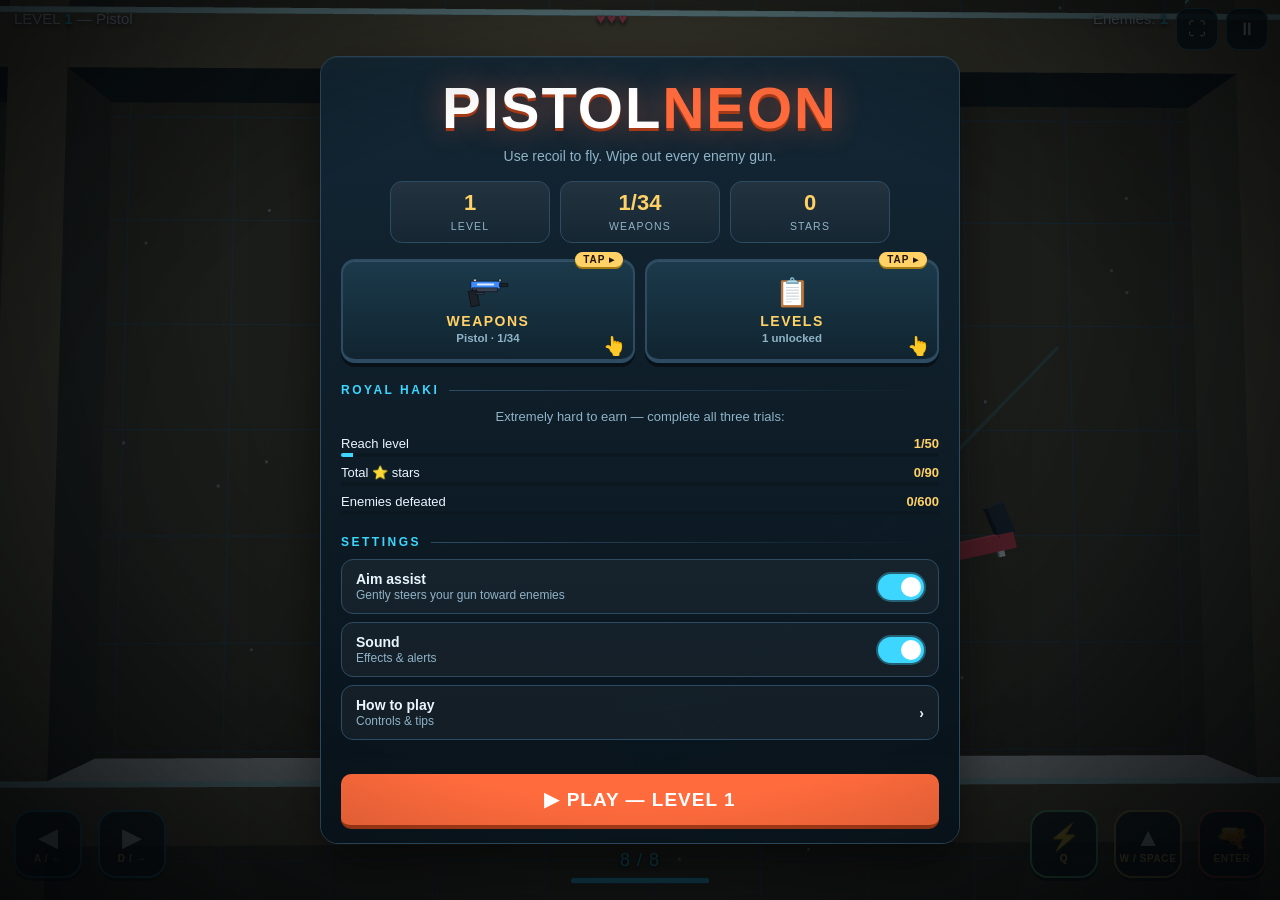
<file: index_original_backup.html>
<!DOCTYPE html>
<html lang="en" dir="ltr">
<head>
<meta charset="utf-8">
<meta name="viewport" content="width=device-width, initial-scale=1, viewport-fit=cover">
<title>Pistol Neon</title>
<style>
*,*::before,*::after{box-sizing:border-box}
:root{color-scheme:dark;--bg:#0e1b24;--fg:#eaf6ff;--ac:#ff6b3d;--cy:#3dd6ff;--gd:#ffd166;--pn:rgba(10,22,30,.96);--ln:#2d4c63;--mut:#8fb3c7;padding-top:env(safe-area-inset-top,0px);padding-bottom:env(safe-area-inset-bottom,0px)}
@media (prefers-color-scheme:dark){:root:not([data-theme="light"]){--bg:#0e1b24}}
:root[data-theme="dark"]{--bg:#0e1b24}
html,body{height:100%;margin:0;overflow:hidden;background:var(--bg);color:var(--fg);font-family:"Trebuchet MS","Segoe UI",sans-serif;user-select:none;-webkit-user-select:none;-webkit-touch-callout:none;touch-action:none}
canvas{position:fixed;inset:0;width:100%;height:100%;display:block}
body::after{content:"";position:fixed;inset:0;pointer-events:none;background:radial-gradient(ellipse at center,transparent 55%,rgba(0,0,0,.45))}
#hud{position:fixed;top:env(safe-area-inset-top,0px);left:0;right:0;display:flex;justify-content:space-between;padding:10px 112px 10px 14px;font-size:15px;pointer-events:none;text-shadow:0 2px 4px #000}
#hud b{color:var(--cy)}#hp{color:#ff5470;letter-spacing:2px}
#low{position:fixed;bottom:calc(10px + env(safe-area-inset-bottom,0px));left:0;right:0;text-align:center;pointer-events:none;text-shadow:0 2px 4px #000}
#ammo{font-size:18px;color:var(--cy);letter-spacing:1px}
#bar{width:140px;height:7px;background:#0a141a;border:1px solid var(--ln);margin:6px auto 0;border-radius:4px;overflow:hidden}
#bar i{display:block;height:100%;width:100%;background:var(--cy)}
#hint{font-size:13px;opacity:.8;margin-top:6px}
#msg{position:fixed;top:34%;left:0;right:0;text-align:center;font-size:clamp(28px,7.5vw,64px);font-weight:900;text-shadow:0 4px 0 #000;pointer-events:none}
#msg.gold{color:var(--gd)}
#fx{position:fixed;inset:0;pointer-events:none;background:radial-gradient(transparent 35%,rgba(255,40,70,.6));opacity:0;transition:opacity .4s}#fx.on{opacity:1;transition:none}
#fh{position:fixed;left:50%;top:58%;width:118px;height:118px;margin:-59px 0 0 -59px;border-radius:50%;border:2px dashed rgba(255,209,102,.75);display:flex;align-items:center;justify-content:center;text-align:center;font-size:12px;font-weight:700;line-height:1.35;color:var(--gd);pointer-events:none;opacity:0;transition:opacity .4s;animation:pl 1.6s ease-in-out infinite}#fh.on{opacity:1}
#fh .m{display:none}
@keyframes pl{50%{transform:scale(1.1)}}
/* top-right buttons */
#fs,#pz{position:fixed;top:calc(8px + env(safe-area-inset-top,0px));width:42px;height:42px;border-radius:12px;background:rgba(10,22,30,.6);border:1.5px solid rgba(61,214,255,.55);display:flex;align-items:center;justify-content:center;cursor:pointer;font-size:18px;touch-action:none;-webkit-tap-highlight-color:transparent}
#pz{right:12px}#fs{right:62px}#fs:hover,#pz:hover{background:rgba(61,214,255,.3)}
/* on-screen controls: two separate clusters, never overlapping */
#pad{position:fixed;left:0;right:0;bottom:0;display:flex;justify-content:space-between;align-items:flex-end;padding:0 max(14px,env(safe-area-inset-right,0px)) calc(16px + env(safe-area-inset-bottom,0px)) max(14px,env(safe-area-inset-left,0px));pointer-events:none}
.grp{display:flex;gap:16px;align-items:flex-end;pointer-events:none}
.tb{pointer-events:auto;flex:none;width:68px;height:68px;display:flex;flex-direction:column;align-items:center;justify-content:center;border-radius:18px;background:rgba(10,22,30,.5);border:2px solid rgba(61,214,255,.6);color:var(--fg);font-size:26px;line-height:1;opacity:.72;cursor:pointer;touch-action:none;-webkit-tap-highlight-color:transparent;transition:opacity .15s,background .15s,transform .1s}
.tb small{font-size:10px;font-weight:800;letter-spacing:.6px;margin-top:4px;color:var(--gd)}
.tb.on{opacity:1;background:rgba(61,214,255,.4);transform:scale(.94)}
#tj{border-color:rgba(255,209,102,.8)}#tj.on{background:rgba(255,209,102,.4)}
#tf{border-color:rgba(255,107,61,.85)}#tf.on{background:rgba(255,107,61,.4)}
@media (pointer:fine){.tb{opacity:.92;background:rgba(10,22,30,.82);box-shadow:0 3px 0 rgba(0,0,0,.55)}.tb:hover{opacity:1;border-color:#fff}#pad{padding-bottom:calc(22px + env(safe-area-inset-bottom,0px))}#pz,#fs{background:rgba(10,22,30,.82)}}
@media (pointer:coarse){#tf,.tb small,#hint{display:none!important}#pad{padding-bottom:calc(44px + env(safe-area-inset-bottom,0px))}#low{bottom:calc(128px + env(safe-area-inset-bottom,0px))}#fh .m{display:inline}#fh .d{display:none}}
@media (max-height:420px){.tb{width:58px;height:58px;font-size:22px}#low{bottom:calc(84px + env(safe-area-inset-bottom,0px))}}
@media (pointer:coarse) and (max-height:480px){.tb{width:56px;height:56px;font-size:22px;border-radius:15px}#pad{padding-bottom:calc(34px + env(safe-area-inset-bottom,0px))}.grp{gap:14px}#low{bottom:calc(12px + env(safe-area-inset-bottom,0px))}}
@media (prefers-reduced-motion:reduce){#fh,.new,.stp.big .ic{animation:none}}
/* panels */
#panel{position:fixed;inset:0;display:none;align-items:center;justify-content:center;background:radial-gradient(ellipse at 50% 30%,rgba(14,27,36,.5),rgba(3,8,12,.9));padding:14px;touch-action:auto}
#panel.on{display:flex}
.card{position:relative;max-width:640px;width:100%;max-height:92vh;max-height:calc(100dvh - 28px);overflow:auto;overscroll-behavior:contain;-webkit-overflow-scrolling:touch;touch-action:pan-y;background:var(--pn);border:1px solid var(--ln);border-radius:18px;padding:22px 20px 0;text-align:center;box-shadow:0 20px 60px rgba(0,0,0,.6),inset 0 1px 0 rgba(255,255,255,.06);scrollbar-width:thin;scrollbar-color:var(--ln) transparent}
.card h1{margin:0 0 6px;font-size:clamp(26px,7vw,38px);color:var(--ac);letter-spacing:1px}
.card p{margin:6px 0;line-height:1.6;font-size:15px}
.logo{font-family:Impact,"Arial Black",sans-serif;font-size:clamp(36px,9vw,58px);line-height:1;letter-spacing:2px;font-weight:900;color:#fff;text-shadow:0 3px 0 #a63a17,0 0 30px rgba(255,107,61,.45)}
.logo span{color:var(--ac)}.logo em{font-style:normal;font-size:.45em;vertical-align:super;color:var(--cy);margin-left:6px}
.tg{margin:8px 0 0!important;color:var(--mut);font-size:14px!important}
.stats{display:flex;gap:10px;justify-content:center;margin:14px 0 2px}
.stats div{flex:1;max-width:160px;background:rgba(255,255,255,.04);border:1px solid var(--ln);border-radius:12px;padding:8px 6px}
.stats b{display:block;font-size:22px;color:var(--gd)}.stats span{font-size:10.5px;letter-spacing:1.2px;text-transform:uppercase;color:var(--mut)}
.sec{margin-top:20px}
.sec h3{display:flex;align-items:center;gap:10px;margin:0 0 10px;font-size:12px;letter-spacing:2.5px;color:var(--cy);font-weight:800}
.sec h3::after{content:"";flex:1;height:1px;background:linear-gradient(90deg,var(--ln),transparent)}
.wg{display:grid;grid-template-columns:repeat(auto-fill,minmax(112px,1fr));gap:12px 10px}
.wc{position:relative;display:flex;flex-direction:column;align-items:center;gap:4px;padding:12px 8px 9px;background:linear-gradient(#17313f,#112430);color:var(--fg);border:2px solid var(--ln);border-radius:12px;font:inherit;font-size:12px;font-weight:800;cursor:pointer;transition:transform .1s,border-color .15s}
.wc svg{width:100%;height:30px}
.wc:hover:not(:disabled){transform:translateY(-2px);border-color:var(--cy)}
.wc.cur{border-color:var(--gd);box-shadow:0 0 16px rgba(255,209,102,.3)}
.wc:disabled{opacity:.5;cursor:default}
.tag{position:absolute;top:-8px;right:8px;font-size:9px;letter-spacing:1px;padding:2px 6px;border-radius:6px;background:var(--gd);color:#201400}.tag.n{background:var(--ac);color:#fff}
.lock{font-size:10px;font-weight:600;color:var(--mut)}
.bars{width:100%;display:grid;gap:3px;margin-top:2px}
.bars i{display:block;height:4px;border-radius:2px;background:#0b1820;overflow:hidden}.bars b{display:block;height:100%;background:var(--cy)}
.bars i:nth-child(2) b{background:var(--ac)}.bars i:nth-child(3) b{background:#7cfc9a}
.lg{display:flex;gap:14px;justify-content:center;margin:12px 0 0;font-size:11px;color:var(--mut)}
.lg i{display:inline-block;width:10px;height:4px;border-radius:2px;margin-right:5px;vertical-align:middle}
.wd{color:var(--mut);font-size:13px!important}.wd b{color:var(--fg)}
.lg2{display:grid;grid-template-columns:repeat(auto-fill,minmax(46px,1fr));gap:8px}
.lvb{height:44px;padding:0;font-size:15px;background:#16303d;color:var(--fg);border:2px solid var(--ln);border-bottom-width:3px;border-radius:10px}
.lvb.cur{border-color:var(--gd);color:var(--gd)}.lvb:disabled{opacity:.35}
.set{display:flex;flex-direction:column;gap:8px}
button.st{display:flex;align-items:center;justify-content:space-between;gap:10px;width:100%;text-align:left;padding:11px 14px;background:rgba(255,255,255,.04);color:var(--fg);border:1px solid var(--ln);border-radius:12px;font-size:14px}
button.st small{display:block;font-weight:500;color:var(--mut);font-size:12px;margin-top:1px}
.pill{flex:none;width:46px;height:26px;border-radius:13px;background:#243b49;position:relative;transition:background .15s}
.pill::after{content:"";position:absolute;top:3px;left:3px;width:20px;height:20px;border-radius:50%;background:#fff;transition:transform .15s}
.st.on .pill{background:var(--cy)}.st.on .pill::after{transform:translateX(20px)}
.foot{position:sticky;bottom:0;margin:18px -20px 0;padding:16px 20px 14px;background:linear-gradient(rgba(10,22,30,0),var(--pn) 30%)}
.foot .o{width:100%;font-size:19px;letter-spacing:1px;padding:14px}
.foot .rw{display:flex;gap:8px;margin-top:8px}.foot .rw button{flex:1}
.steps{display:grid;gap:8px;text-align:left;margin:14px 0 0}
.stp{display:flex;gap:12px;align-items:center;padding:10px 12px;background:rgba(255,255,255,.04);border:1px solid var(--ln);border-radius:12px}
.stp .ic{flex:none;width:58px;height:44px;display:flex;align-items:center;justify-content:center;border-radius:10px;background:#16303d;font-size:15px;font-weight:800;color:var(--cy);white-space:nowrap}
.stp b{display:block;font-size:14px;letter-spacing:.5px}.stp span{font-size:12.5px;color:var(--mut);line-height:1.4}
.stp.big{border-color:var(--gd);background:rgba(255,209,102,.08)}.stp.big .ic{background:var(--gd);color:#201400;font-size:22px;animation:tap 1.2s ease-in-out infinite}
@keyframes tap{50%{transform:scale(1.12)}}
.card.sm{max-width:400px;padding:16px 16px 0}.sm h1{font-size:22px;margin:0}.sm .steps{gap:6px;margin-top:10px}.sm .stp{padding:7px 10px;gap:10px;border-radius:10px}.sm .stp .ic{width:46px;height:34px;font-size:13px}.sm .stp.big .ic{font-size:18px}.sm .stp b{font-size:12.5px}.sm .stp span{font-size:11.5px;line-height:1.3}.sm .foot{margin:10px -16px 0;padding:12px 16px}.sm .foot .o{padding:10px;font-size:16px}
.new{border:2px solid var(--gd);background:rgba(255,209,102,.1);border-radius:8px;padding:10px;margin:10px 0;animation:glow 1s ease-in-out infinite alternate}
.new h2{margin:0;color:var(--gd);font-size:20px}
@keyframes glow{from{box-shadow:0 0 0 rgba(255,209,102,0)}to{box-shadow:0 0 22px rgba(255,209,102,.6)}}
.row{display:flex;flex-wrap:wrap;gap:6px;justify-content:center;margin:8px 0}
button{font:inherit;font-weight:700;font-size:16px;color:#08151c;background:var(--cy);border:0;border-bottom:4px solid #1b7f9c;border-radius:6px;padding:9px 14px;cursor:pointer;-webkit-tap-highlight-color:transparent}
button.o{background:var(--ac);border-bottom-color:#a63a17;color:#fff;font-size:18px;padding:11px 22px;border-radius:10px}
button.g{background:var(--gd);border-bottom-color:#a67c10}
button.s{background:#16303d;color:var(--fg);border-bottom-color:#000}
button:disabled{opacity:.4}
button:focus-visible{outline:3px solid #fff;outline-offset:2px}
.card:not(:has(.sec)):not(:has(.steps)){padding-bottom:20px}
@media (max-width:520px),(max-height:480px){#panel{padding:10px}.card{padding:16px 14px 0}.foot{margin:12px -14px 0;padding:12px 14px}.wg{grid-template-columns:repeat(3,1fr);gap:12px 8px}.wc{padding:10px 4px 8px;font-size:11px}.logo{font-size:34px}.sec{margin-top:16px}}
.lg2{grid-template-columns:repeat(auto-fill,minmax(56px,1fr))}.lvb{height:54px;padding:4px 0}.lvb small{display:block;font-size:9px;line-height:1;margin-top:2px;color:var(--gd)}.lvb.bs{border-color:#ff5470}.chs{display:flex;gap:6px;overflow-x:auto;padding:2px 0 10px;scrollbar-width:thin}.chp{flex:none;padding:6px 10px;font-size:12px}.chp.cur{background:var(--gd);color:#201400;border-bottom-color:#a67c10}.jq{display:flex;gap:6px;margin:10px 0 8px}.jq input{flex:1;min-width:0;background:#0b1820;color:var(--fg);border:1px solid var(--ln);border-radius:8px;padding:8px 10px;font:inherit;font-size:16px}.hq{display:flex;justify-content:space-between;font-size:13px;margin-top:8px}.hq b{color:var(--gd)}#td{border-color:rgba(124,252,154,.8)}#td.cd{opacity:.3}
/* conqueror's haki button + wave */
#tg{display:none;border-color:rgba(193,59,255,.9);color:#e3b8ff;font-weight:900;font-size:28px}.kng #tg{display:flex}#tg.cd{opacity:.3}#tg small{color:#e3b8ff}
#hk{position:fixed;inset:0;pointer-events:none;z-index:4;opacity:0;overflow:hidden}
#hk.on{animation:hkFlash 1s ease-out}
#hk::before{content:"";position:absolute;left:50%;top:50%;width:24vmax;height:24vmax;margin:-12vmax 0 0 -12vmax;border-radius:50%;border:8px solid #c13bff;box-shadow:0 0 70px 24px rgba(193,59,255,.65),inset 0 0 70px 24px rgba(255,42,85,.45);transform:scale(.05)}
#hk.on::before{animation:hkRing 1s cubic-bezier(.15,.7,.3,1)}
@keyframes hkFlash{0%{opacity:1;background:radial-gradient(circle,rgba(193,59,255,.4),rgba(255,42,85,.15) 60%,transparent 80%)}100%{opacity:0}}
@keyframes hkRing{0%{transform:scale(.05)}100%{transform:scale(7)}}
/* rewarded ads */
#ab{position:fixed;top:calc(50px + env(safe-area-inset-top,0px));left:50%;transform:translateX(-50%);display:none;align-items:center;gap:9px;white-space:nowrap;padding:7px 14px;border-radius:12px;background:rgba(10,22,30,.88);border:2px solid var(--gd);color:var(--gd);font-size:13px;font-weight:800;letter-spacing:.5px;line-height:1.25;cursor:pointer;-webkit-tap-highlight-color:transparent;animation:abp 1.4s ease-in-out infinite}
#ab.on{display:flex}#ab .ai{font-size:20px}#ab small{display:block;font-size:10px;color:var(--mut);font-weight:700;letter-spacing:.3px}
@keyframes abp{50%{box-shadow:0 0 18px rgba(255,209,102,.6)}}
button.rvb{background:var(--gd);border-bottom-color:#a67c10;color:#201400}
.adbox{margin:12px 0;padding:10px 12px;border:1px solid var(--gd);border-radius:12px;background:rgba(255,209,102,.08)}
.adbox b{display:block;color:var(--gd);font-size:15px}.adbox span{font-size:13px;color:var(--mut);line-height:1.4}
.adn{color:#ff8a9a;font-size:13px!important}.bwi{width:110px;height:50px}

/* ===== polish pack ===== */
#panel h1{text-shadow:0 0 12px var(--cy),0 0 34px rgba(61,214,255,.45);animation:tglow 3.2s ease-in-out infinite}
@keyframes tglow{50%{text-shadow:0 0 18px var(--ac),0 0 44px rgba(255,107,61,.55)}}
#sc{position:fixed;top:calc(34px + env(safe-area-inset-top,0px));left:14px;font-size:12px;font-weight:800;letter-spacing:1px;color:var(--mut);text-shadow:0 2px 4px #000;pointer-events:none;display:none}
#sc b{color:var(--gd);font-size:15px}
#cmb{position:fixed;top:calc(62px + env(safe-area-inset-top,0px));left:50%;transform:translateX(-50%) scale(.8);text-align:center;pointer-events:none;opacity:0;transition:opacity .2s,transform .2s}
#cmb.on{opacity:1;transform:translateX(-50%) scale(1)}
#cmb b{display:block;font-size:30px;font-style:italic;font-weight:900;color:var(--gd);text-shadow:0 0 14px rgba(255,209,102,.8),0 3px 0 #000}
#cmb i{display:block;height:4px;margin:2px auto 0;width:90px;border-radius:3px;background:var(--gd);transform-origin:left;box-shadow:0 0 10px var(--gd)}
#dmg{position:fixed;inset:0;pointer-events:none;box-shadow:inset 0 0 0 0 rgba(255,40,70,0);opacity:0}
#dmg.on{animation:dmgf .45s ease-out}
@keyframes dmgf{0%{opacity:1;box-shadow:inset 0 0 140px 45px rgba(255,40,70,.75)}100%{opacity:0;box-shadow:inset 0 0 140px 45px rgba(255,40,70,0)}}
@media (prefers-reduced-motion:reduce){#panel h1,#dmg.on{animation:none}}

/* mobile-friendly weapon window */
.wc{min-width:0;min-height:92px;touch-action:manipulation;overflow-wrap:anywhere;text-align:center}
.wdsc{display:none;font-size:10.5px;font-weight:600;line-height:1.3;color:var(--mut)}
#panel{padding:max(10px,env(safe-area-inset-top)) max(10px,env(safe-area-inset-right)) max(10px,env(safe-area-inset-bottom)) max(10px,env(safe-area-inset-left))}
.card{max-height:calc(100dvh - 20px - env(safe-area-inset-top,0px) - env(safe-area-inset-bottom,0px))}
@media (max-width:520px){.wg{grid-template-columns:repeat(2,minmax(0,1fr));gap:14px 10px}.wc{padding:12px 8px 10px;font-size:13px;min-height:116px}.wc svg{height:34px}.wdsc{display:block}}
@media (max-height:480px) and (min-width:521px){.wg{grid-template-columns:repeat(4,minmax(0,1fr))}.wc{min-height:84px}}
@media (pointer:coarse) and (min-width:521px) and (min-height:481px){.wdsc{display:block}}

/* pro menu */
.card{background:linear-gradient(180deg,rgba(20,40,54,.98),rgba(8,18,26,.98))}
.stats div{background:linear-gradient(rgba(255,255,255,.07),rgba(255,255,255,.02))}
.tiles{display:grid;grid-template-columns:1fr 1fr;gap:10px;margin-top:16px}
.tile{display:flex;flex-direction:column;align-items:center;justify-content:center;gap:3px;min-height:104px;padding:10px 8px;background:linear-gradient(#1b3a4b,#112430);color:var(--fg);border:2px solid var(--ln);border-bottom-width:4px;border-radius:14px;min-width:0;touch-action:manipulation}
.tile:hover{border-color:var(--cy)}.tile svg{width:100%;height:34px}.tile .ti{font-size:28px;height:34px;line-height:34px}.tile b{font-size:14px;letter-spacing:1.5px;color:var(--gd)}.tile small{font-size:11.5px;font-weight:600;color:var(--mut)}
.wg2{display:grid;grid-template-columns:repeat(auto-fill,minmax(84px,1fr));gap:12px 8px;padding-bottom:6px}
.wt{position:relative;display:flex;flex-direction:column;align-items:center;gap:3px;min-width:0;padding:10px 4px 7px;background:linear-gradient(#17313f,#112430);color:var(--fg);border:2px solid var(--ln);border-bottom-width:3px;border-radius:12px;touch-action:manipulation}
.wt svg{width:100%;height:28px}.wt small{font-size:10.5px;font-weight:800;line-height:1.15;overflow-wrap:anywhere}
.wt.cur{border-color:var(--gd)}.wt.sel{border-color:var(--cy);box-shadow:0 0 14px rgba(61,214,255,.45)}
.wt .tag{top:-7px;right:5px;font-size:8px;padding:1px 5px}
.card.wk{max-width:560px}.card.wk .foot{padding-top:12px;border-top:1px solid var(--ln);background:var(--pn)}
.wdet{display:flex;gap:12px;align-items:center;text-align:left;margin-bottom:8px}.wdet svg{flex:none;width:84px;height:40px;background:#16303d;border-radius:10px;padding:4px}
.wdet b{display:block;font-size:17px;color:var(--gd)}.wdet span{display:block;font-size:12px;line-height:1.35;color:var(--mut)}
.sbr{display:grid;grid-template-columns:70px 1fr;align-items:center;gap:8px;font-size:11px;color:var(--mut);text-align:left;margin:3px 0}
.sbr i{display:block;height:6px;border-radius:3px;background:#0b1820;overflow:hidden}.sbr b{display:block;height:100%}
.card.wk .foot .rw{margin-top:10px}.card.wk .foot .o{font-size:17px;padding:11px;width:auto}
@media (max-width:520px){.wg2{grid-template-columns:repeat(3,minmax(0,1fr))}}
@media (max-height:480px){.wg2{grid-template-columns:repeat(auto-fill,minmax(78px,1fr))}.wdet span,.sbr:nth-of-type(n+3){display:none}.wdet svg{width:64px;height:32px}}

/* tap affordances: everything pressable looks pressable */
.tile,.wt,.lvb,.chp,button.st,.wc{cursor:pointer;position:relative}
.tile,.wt{box-shadow:0 4px 0 rgba(0,0,0,.45),inset 0 1px 0 rgba(255,255,255,.12)}
.tile:active,.wt:active,.lvb:active,button.o:active,button.s:active,button.g:active,button.st:active,.wc:active{transform:translateY(3px) scale(.97);box-shadow:none;filter:brightness(1.25)}
.tile::after{content:"TAP ▸";position:absolute;top:-9px;right:10px;font-size:10px;font-weight:900;letter-spacing:1px;padding:2px 8px;border-radius:8px;background:var(--gd);color:#201400;box-shadow:0 2px 0 #a67c10;animation:tapb 1.2s ease-in-out infinite}
.tile::before{content:"👆";position:absolute;bottom:2px;right:8px;font-size:18px;animation:hand 1.2s ease-in-out infinite}
.wt::after{content:"";position:absolute;inset:-2px;border-radius:12px;border:2px solid transparent;pointer-events:none}
.wt:not(.sel):hover::after{border-color:var(--cy)}
.tap{margin:6px 0 12px!important;font-size:14px!important;font-weight:800;color:var(--gd);letter-spacing:.4px}
.tap span{display:inline-block;font-size:20px;animation:hand 1.2s ease-in-out infinite}
button.o{box-shadow:0 0 0 0 rgba(255,107,61,.6);animation:ping 1.8s ease-out infinite}
button.o:disabled{animation:none}
.st .pill{box-shadow:0 0 0 2px rgba(61,214,255,.35)}
@keyframes tapb{50%{transform:translateY(-3px)}}
@keyframes hand{50%{transform:translate(-4px,-5px)}}
@keyframes ping{70%{box-shadow:0 0 0 12px rgba(255,107,61,0)}100%{box-shadow:0 0 0 0 rgba(255,107,61,0)}}
@media (prefers-reduced-motion:reduce){.tile::after,.tile::before,.tap span,button.o{animation:none}}
.tile.hasnew::after{content:"NEW!";background:var(--ac);color:#fff;box-shadow:0 2px 0 #a63a17}
</style>
<script src="https://bridge.playgama.com/v2/stable/playgama-bridge.js"></script>
<script>
window.PB={mu:0,ok:0,rdy:0,ad:0,send:function(){try{bridge.platform.sendMessage(bridge.PLATFORM_MESSAGE.GAME_READY)}catch(e){}}};
try{bridge.initialize().then(function(){PB.ok=1;try{var p=bridge.platform;p.on(bridge.EVENT_NAME.PAUSE_STATE_CHANGED,function(v){if(v&&window.pauseGame)pauseGame()});p.on(bridge.EVENT_NAME.AUDIO_STATE_CHANGED,function(on){PB.mu=on?0:1});if(p.isAudioEnabled===false)PB.mu=1}catch(e){}if(PB.rdy)PB.send()}).catch(function(e){console.warn(e)})}catch(e){console.warn(e)}
</script>
</head>
<body>
<div id="hud"><span id="hs"></span><span id="hp"></span><span id="he"></span></div>
<div id="msg"></div>
<div id="low"><div id="ammo"></div><div id="bar"><i id="bi"></i></div><div id="hint"></div></div>
<div id="fx"></div><div id="fh"><span class="d">CLICK CENTER<br>TO FIRE</span><span class="m">TAP THE<br>SCREEN<br>TO FIRE</span></div>
<div id="pz" title="Pause (P)">⏸</div><div id="fs" title="Fullscreen">⛶</div>
<div id="ab" role="button" aria-label="Watch an ad to unlock a temporary boss weapon"><span class="ai">📺</span><span>UNLOCK BOSS WEAPON<small>Watch ad · this level only</small></span></div>
<div id="pad"><div class="grp"><div class="tb" id="tl">◀<small>A / ←</small></div><div class="tb" id="tr">▶<small>D / →</small></div></div><div class="grp"><div class="tb" id="td">⚡<small>Q</small></div><div class="tb" id="tg">G<small>HAKI</small></div><div class="tb" id="tj">▲<small>W / SPACE</small></div><div class="tb" id="tf">🔫<small>ENTER</small></div></div></div>
<div id="hk"></div>
<div id="panel"></div>
<script src="three.min.js"></script>
<script>window.THREE||document.write('<script src="https://cdnjs.cloudflare.com/ajax/libs/three.js/r128/three.min.js"><\/script>')</script>
<script>
/* diagnostics: show any startup problem on screen instead of failing silently */
(function(){function show(t){var d=document.createElement('div');d.style.cssText='position:fixed;left:8px;right:8px;top:60px;z-index:999;background:rgba(120,0,20,.92);color:#fff;font:13px monospace;padding:10px;border-radius:8px;white-space:pre-wrap;pointer-events:none';d.textContent=t;document.body.appendChild(d);}
window.addEventListener('error',function(e){show('Game error: '+(e.message||'unknown')+(e.filename?' @'+String(e.filename).split('/').pop()+':'+e.lineno:''))});
if(!window.THREE)show('3D engine (three.js) failed to load.\nPut three.min.js (r128) next to index.html.');})();
</script>
<script>
const $=id=>document.getElementById(id),PN=$('panel');
const SV={best:1,wp:0,un:1,seen:1,as:1,mu:0,tut:0,st:{},kills:0,hx:0};
try{Object.assign(SV,JSON.parse(localStorage.getItem('pdr3')||'{}'))}catch(e){}
const save=()=>{try{localStorage.setItem('pdr3',JSON.stringify(SV))}catch(e){}};
const WP=[
{n:'Pistol',d:'Hard-hitting slugs. Accurate, reliable, kills most enemies in one hit.',c:0x3d8bff,mz:1.15,rec:10,tq:7,cd:.14,mag:8,rel:.7,pel:1,sp:0,auto:0,burst:0,dmg:2,bd:3,spd:1.2,bz:.15,tl:1.3,sn:0},
{n:'Revolver',d:'Huge kick, huge damage. Heavy slugs punch straight through enemies.',c:0xffc247,mz:1.45,rec:15,tq:10,cd:.26,mag:6,rel:.9,pel:1,sp:0,auto:0,burst:0,dmg:4,bd:6,spd:1.35,pierce:1,bz:.19,tl:1.6,sn:1},
{n:'SMG',d:'Insane fire rate. Hold to hover while you shred everything.',c:0xff8a1f,mz:1.3,rec:4.2,tq:3,cd:.055,mag:36,rel:1.1,pel:1,sp:.06,auto:1,burst:0,dmg:1,spd:1.15,bz:.12,tl:1,sn:2},
{n:'Gun-Blade',d:'Pistol plus blade. Auto-slashes nearby enemies and cuts enemy bullets out of the air.',c:0x8b5a2b,mz:1.1,rec:9,tq:6,cd:.16,mag:9,rel:.7,pel:1,sp:0,auto:0,burst:0,dmg:2,bd:3,spd:1.2,bz:.15,tl:1.2,sw:1,sn:0},
{n:'Shotgun',d:'Seven heavy pellets. Devastating at close range.',c:0xd63a2a,mz:1.9,rec:20,tq:13,cd:.5,mag:5,rel:1,pel:7,sp:.2,auto:0,burst:0,dmg:2,bd:3,spd:1.1,lf:.8,bz:.12,tl:.7,sn:1},
{n:'Burst Rifle',d:'Three fast, precise, hard-hitting rounds per trigger pull.',c:0x5fbf4a,mz:1.85,rec:6,tq:4,cd:.24,mag:24,rel:1,pel:1,sp:.012,auto:0,burst:3,dmg:2,bd:3,spd:1.6,bz:.13,tl:1.5,sn:2},
{n:'Gatling',d:'Spins up, then never stops. Hold to hover on a wall of lead.',c:0x9b59ff,mz:1.5,rec:3,tq:2.2,cd:.04,mag:90,rel:2,pel:1,sp:.08,auto:1,burst:0,dmg:1,spd:1.3,ramp:3,bz:.13,tl:1.2,sn:2},
{n:'Bomb Launcher',d:'Lobs bombs with a huge blast radius. Your own explosions never hurt you.',c:0xff7a1a,mz:1.5,rec:13,tq:8,cd:.55,mag:6,rel:1.1,pel:1,sp:0,auto:0,burst:0,bx:1,xr:3.8,xb:3,sn:5},
{n:'Rail Cannon',d:'Hypervelocity beam that slices through every enemy in line.',c:0x2ee6d6,mz:2.3,rec:17,tq:9,cd:.65,mag:5,rel:1.2,pel:1,sp:0,auto:0,burst:0,pierce:1,dmg:6,bd:10,spd:2.6,lf:1.2,bz:.17,bk:'beam',tl:2.2,sn:4,ul:18},
{n:'Plasma Rifle',d:'Heavy plasma bolts. Fast, powerful and sustained. Hold to fire.',c:0xff3df0,mz:1.8,rec:5,tq:3.5,cd:.1,mag:40,rel:1.3,pel:1,sp:.025,auto:1,burst:0,dmg:3,spd:1.2,bz:.2,tl:1.3,sn:3,ul:34},
{n:'Seeker',d:'Two fast homing missiles that hunt enemies down.',c:0xffe14d,mz:1.7,rec:7,tq:5,cd:.3,mag:14,rel:1.1,pel:2,sp:.5,auto:0,burst:0,hm:1,spd:.7,dmg:3,bd:4,bz:.17,el:2,tl:1.2,smk:1,sn:5,ul:50},
{n:'Nova Blaster',d:'A ring of 24 piercing bolts in every direction. Wipes out crowds.',c:0xff5470,mz:1.2,rec:8,tq:3,cd:.55,mag:5,rel:1.2,pel:24,sp:0,auto:0,burst:0,ring:1,pierce:1,dmg:2,bd:3,spd:.75,lf:1.5,bz:.15,tl:.9,sn:3,ul:80},
{n:'Boss Slayer',d:'Armor-piercing slugs that tear bosses apart.',c:0xff9d00,mz:2.45,rec:16,tq:8,cd:.45,mag:5,rel:1,pel:1,sp:0,auto:0,burst:0,pierce:1,dmg:5,bd:14,spd:2.2,bz:.18,bk:'beam',tl:1.6,sn:1,ul:15},
{n:'Arc Caster',d:'Lightning that chains across 4 more enemies. Hold to fire.',c:0x7df9ff,mz:1.8,rec:4,tq:3,cd:.12,mag:36,rel:1.1,pel:1,sp:.03,auto:1,burst:0,dmg:2,ch:4,cdm:2,spd:1.4,bz:.14,tl:1.4,sn:3,ul:86},
{n:'Vortex Cannon',d:'Fires a black hole that drags enemies in, then collapses in a colossal blast.',c:0x8a5cff,mz:1.45,rec:12,tq:6,cd:.8,mag:4,rel:1.2,pel:1,sp:0,auto:0,burst:0,bh:1,xr:6.5,xb:10,sn:5,ul:112},
{n:'Hydra Launcher',d:'Four homing explosive missiles per volley. Hold to fire.',c:0x3dff9a,mz:1.8,rec:8,tq:5,cd:.4,mag:20,rel:1.3,pel:4,sp:.6,auto:1,burst:0,hm:1,sx:1,xr:2.4,xb:3,spd:.75,dmg:3,bz:.15,el:2,tl:1.1,smk:1,sn:5,ul:120},
{n:'Omega Cannon',d:'Ultimate piercing blast. Colossal explosions and crushing boss damage.',c:0xffffff,bc:0xffe9a0,mz:2.15,rec:18,tq:9,cd:.5,mag:8,rel:1,pel:1,sp:0,auto:0,burst:0,pierce:1,sx:1,xr:3.8,xb:10,dmg:10,bd:25,bz:.34,spd:1.5,tl:2,sn:1,ul:145},
{n:'Frost Rifle',d:'Freezing rounds lock enemies in ice. Frozen enemies take double damage.',c:0x9fe8ff,mz:1.9,rec:5,tq:3.5,cd:.11,mag:36,rel:1.2,pel:1,sp:.025,auto:1,burst:0,fz:1,dmg:2,spd:1.3,bz:.15,tl:1.2,sn:3,ul:26},
{n:'Ricochet Blaster',d:'Bounces off walls up to 6 times and hits harder with every bounce.',c:0x4dff4d,mz:1.75,rec:6,tq:4,cd:.17,mag:16,rel:1,pel:1,sp:.02,auto:0,burst:0,bn:6,rb:1,dmg:2,spd:1.3,bz:.17,tl:1.2,sn:3,ul:46},
{n:'Inferno Thrower',d:'Rolling fireballs that pierce and set enemies on fire. Hold to fire.',c:0xff5a1f,mz:2,rec:2.5,tq:2,cd:.03,mag:100,rel:1.6,pel:1,sp:.28,auto:1,burst:0,pierce:1,pz:1,pzt:2,lf:.5,spd:.65,dmg:1,bz:.2,gr:2.5,fl:1,sn:6,ul:60},
{n:'Vampire SMG',d:'Fast and brutal. Every 3 kills restore a heart.',c:0xc2002f,mz:1.5,rec:4,tq:3,cd:.065,mag:32,rel:1,pel:1,sp:.05,auto:1,burst:0,ls:3,dmg:2,spd:1.2,bz:.13,tl:1.1,sn:2,ul:70},
{n:'Trident',d:'Three heavy piercing bolts in a fan. Shreds whole rows of enemies.',c:0x2e7bff,mz:2.1,rec:16,tq:9,cd:.5,mag:6,rel:1,pel:3,sp:.1,auto:0,burst:0,pierce:1,dmg:5,bd:7,spd:1.6,lf:1.6,bz:.17,tl:1.6,sn:1,ul:105},
{n:'Boomerang Blade',d:'Spinning blades fly out and return, cutting twice and erasing enemy bullets.',c:0xffd23d,mz:1.3,rec:5,tq:4,cd:.35,mag:6,rel:.9,pel:1,sp:0,auto:0,burst:0,pierce:1,bo:1,bn:3,lf:3.2,spd:.6,dmg:3,bd:5,bz:.34,bk:'star4',spin:16,sn:0,ul:42},
{n:'Venom Dart',d:'Poison darts. When a poisoned enemy dies, the venom spreads to its neighbours.',c:0x7cff3a,mz:1.45,rec:4,tq:3,cd:.2,mag:16,rel:.9,pel:1,sp:.015,auto:1,burst:0,pz:1,pzt:3,dmg:2,spd:1.4,bz:.14,tl:1.2,sn:0,ul:38},
{n:'Buzzsaw',d:'A giant saw bounces around for 4 seconds, grinding everything it touches.',c:0xc0c8d0,mz:1.85,rec:8,tq:5,cd:.55,mag:5,rel:1.1,pel:1,sp:0,auto:0,burst:0,pierce:1,bn:7,lf:4.5,spd:.55,bz:.4,bk:'saw',spin:22,hrs:.3,dmg:2,bd:3,sn:5,ul:75},
{n:'Cluster Bomb',d:'Lobbed bomb that splits into 6 extra explosions.',c:0xff9a3d,mz:1.3,rec:13,tq:8,cd:.65,mag:5,rel:1.1,pel:1,sp:0,auto:0,burst:0,bx:1,xr:3,xb:2,cl:6,cx:2.5,sn:5,ul:55},
{n:'Photon Laser',d:'Near-light-speed laser. Hold to fire with almost no recoil.',c:0xff3b5c,mz:2.1,rec:1.2,tq:1,cd:.028,mag:110,rel:1.5,pel:1,sp:.008,auto:1,burst:0,pierce:1,lf:.6,spd:3,dmg:1,bz:.1,bk:'beam',tl:2.4,sn:4,ul:30},
{n:'Meteor Caller',d:'Where the shot lands, 7 meteors crash down from the sky.',c:0xff6a2a,mz:1.95,rec:12,tq:7,cd:.7,mag:5,rel:1.2,pel:1,sp:0,auto:0,burst:0,cl:7,cx:2.8,met:1,xb:4,dmg:3,spd:1.2,bz:.2,tl:1.3,sn:5,ul:128},
{n:'Chrono Pulse',d:'Time bubble: a hit freezes nearby enemies and slows their bullets.',c:0x8affd8,mz:1.95,rec:6,tq:4,cd:.4,mag:8,rel:1,pel:1,sp:0,auto:0,burst:0,fa:1,dmg:3,bd:4,spd:1.3,bz:.2,tl:1.2,sn:3,ul:92},
{n:'Lucky Seven',d:'40% jackpot chance: critical shots deal 4x damage.',c:0xffe14d,mz:1.45,rec:13,tq:8,cd:.24,mag:6,rel:.8,pel:1,sp:0,auto:0,burst:0,ct:.4,dmg:3,spd:1.3,bz:.17,tl:1.4,sn:1,ul:22},
{n:'Wave Rifle',d:'Piercing waves snake across the arena. Hold to fire.',c:0x4dd2ff,mz:2.25,rec:4,tq:3,cd:.09,mag:36,rel:1.1,pel:1,sp:.01,auto:1,burst:0,pierce:1,wv:1,dmg:2,spd:.85,lf:1.6,bz:.17,tl:.9,sn:3,ul:65},
{n:'Dragon Shotgun',d:'Eight burning pellets pierce through whole groups.',c:0xff3d2e,mz:2.15,rec:19,tq:12,cd:.5,mag:6,rel:1,pel:8,sp:.42,auto:0,burst:0,pierce:1,lf:.6,spd:.8,pz:1,pzt:2,dmg:3,bd:3,bz:.16,tl:.8,sn:1,ul:98},
{n:'Reaper',d:'Chain lightning on every hit. Every 2 kills restore a heart.',c:0x9b30ff,mz:1.95,rec:5,tq:3,cd:.09,mag:40,rel:1.1,pel:1,sp:.03,auto:1,burst:0,dmg:3,ch:4,cdm:2,ls:2,spd:1.3,bz:.17,tl:1.3,sn:3,ul:136},
{n:'Apocalypse',d:'The final weapon: a ring of 28 mega bolts that pierce everything.',c:0xffffff,bc:0xffd27a,mz:1.05,rec:10,tq:6,cd:.55,mag:8,rel:1,pel:28,sp:0,auto:0,burst:0,ring:1,pierce:1,dmg:8,bd:18,spd:1.1,lf:1.7,bz:.26,tl:1.2,sn:3,ul:155}];
WP.forEach((w,i)=>w.id=i);
const pw=w=>{const d=w.bd||w.dmg||w.xb||1;return d*(w.pel>1?(w.ring?3:w.pel*.55):1)*(w.pierce?1.3:1)*((w.sx||w.bx||w.cl||w.bh)?1.6:1)*(w.ch?1.3:1)*(w.burst||1)*(w.hrs?3:1)*(w.met?3:1)*(w.cl&&!w.met?2:1)/Math.max(.04,(w.cd||.1)+(w.burst?w.burst*.07:0))};
function ok(i){const w=WP[i];return w.ul?SV.best>w.ul:w.bx?SV.best>=15:i<SV.un}
if('king'in SV){delete SV.king;delete SV.zy;delete SV.sn;SV.un=Math.max(1,Math.min(WP.length-1,1+Math.floor((SV.best-1)/2)))}if(!ok(SV.wp))SV.wp=0;
if(!SV.sw){SV.sw=[];WP.forEach((w,i)=>{if(ok(i))SV.sw.push(i)})}
const sw=i=>{if(!SV.sw.includes(i))SV.sw.push(i)},nw=i=>ok(i)&&!SV.sw.includes(i);
// p=platforms[x,y,w,h]  e=enemies[x,y,type(0 sentry,1 roamer,2 burst,3 fan,4 blader,5 bomb),interval,range]
const hex=c=>'#'+c.toString(16).padStart(6,'0');
/* ---------- weapon models: ONE description per weapon drives both the 3D gun and its menu icon ---------- */
const WCOL={d:0x1c2129,g:0x394252,s:0x8f9bb0,l:0xe3eaf3,w:0x7a4a28,y:0xd9a82e};
function mk3(par){const add=(m,x,y,o)=>{m.position.set(x,y,o.z||0);m.castShadow=!o.g;par.add(m);return m},
 mat=(c,o)=>o.g?new THREE.MeshBasicMaterial({color:c}):M(c,o.e);
 return{
  b(x,y,w,h,c,o){o=o||{};const m=new THREE.Mesh(new THREE.BoxGeometry(w,h,o.d||.26),mat(c,o));m.rotation.z=o.r||0;return add(m,x,y,o)},
  c(x,y,l,r1,r2,c,o){o=o||{};const m=new THREE.Mesh(new THREE.CylinderGeometry(Math.max(r2,.01),Math.max(r1,.01),l,10),mat(c,o));m.rotation.z=(o.r||0)-1.5708;return add(m,x,y,o)},
  d(x,y,r,t,c,o){o=o||{};const m=new THREE.Mesh(new THREE.CylinderGeometry(r,r,t,14),mat(c,o));m.rotation.x=1.5708;return add(m,x,y,o)},
  s(x,y,r,c,o){o=o||{};return add(new THREE.Mesh(new THREE.SphereGeometry(r,o.sg?6:12,o.sg?5:10),mat(c,o)),x,y,o)},
  t(x,y,r,tb,c,o){o=o||{};return add(new THREE.Mesh(new THREE.TorusGeometry(r,tb,6,18),mat(c,o)),x,y,o)},
  g(x,y,sp,fn){const gr=new THREE.Group();gr.position.set(x,y,0);if(sp)gr.userData.spin=sp;par.add(gr);fn(mk3(gr));return gr}}}
function mkSvg(out,ox,oy,bb){const hx6=c=>'#'+c.toString(16).padStart(6,'0'),
 ext=(x,y,a,b)=>{bb.x0=Math.min(bb.x0,ox+x-a);bb.x1=Math.max(bb.x1,ox+x+a);bb.y0=Math.min(bb.y0,oy+y-b);bb.y1=Math.max(bb.y1,oy+y+b)},
 rot=(w,h,r)=>[(Math.abs(w*Math.cos(r))+Math.abs(h*Math.sin(r)))/2,(Math.abs(w*Math.sin(r))+Math.abs(h*Math.cos(r)))/2],
 tf=(x,y,r)=>`transform="translate(${(ox+x).toFixed(3)} ${(-(oy+y)).toFixed(3)}) rotate(${(-(r||0)*57.2958).toFixed(1)})"`,
 fl=(c,g)=>g?`fill="${hx6(c)}" stroke="#fff" stroke-opacity=".55" stroke-width=".02"`:`fill="${hx6(c)}" stroke="#000" stroke-opacity=".5" stroke-width=".035"`,
 ball=(x,y,r,c,o)=>{ext(x,y,r,r);out.push(`<circle cx="${(ox+x).toFixed(3)}" cy="${(-(oy+y)).toFixed(3)}" r="${r}" ${fl(c,o&&o.g)}/>`)};
 return{
  b(x,y,w,h,c,o){o=o||{};const e=rot(w,h,o.r||0);ext(x,y,e[0],e[1]);out.push(`<rect ${tf(x,y,o.r)} x="${-w/2}" y="${-h/2}" width="${w}" height="${h}" ${fl(c,o.g)}/>`)},
  c(x,y,l,r1,r2,c,o){o=o||{};const e=rot(l,2*Math.max(r1,r2),o.r||0);ext(x,y,e[0],e[1]);out.push(`<polygon ${tf(x,y,o.r)} points="${-l/2},${-r1} ${l/2},${-r2} ${l/2},${r2} ${-l/2},${r1}" ${fl(c,o.g)}/>`)},
  d(x,y,r,t,c,o){ball(x,y,r,c,o)},
  s(x,y,r,c,o){ball(x,y,r,c,o)},
  t(x,y,r,tb,c,o){ext(x,y,r+tb,r+tb);out.push(`<circle cx="${(ox+x).toFixed(3)}" cy="${(-(oy+y)).toFixed(3)}" r="${r}" fill="none" stroke="${hx6(c)}" stroke-width="${tb*2}"/>`)},
  g(x,y,sp,fn){fn(mkSvg(out,ox+x,oy+y,bb))}}}
const WM=[
/*0 Pistol*/(S,c)=>{const C=WCOL;S.b(.3,.1,1.05,.27,c);S.b(.28,-.07,.9,.14,C.g);S.c(.95,.1,.3,.06,.06,C.d);S.b(-.12,-.38,.3,.56,C.d,{r:.2});S.b(.1,-.2,.3,.06,C.g);S.b(.82,.27,.07,.08,C.l);S.b(-.08,.27,.1,.08,C.l);S.b(.3,.12,.6,.05,C.l,{g:1,d:.28})},
/*1 Revolver*/(S,c)=>{const C=WCOL;S.b(.12,.1,.7,.36,c);S.c(.9,.12,1,.09,.09,C.s);S.b(.9,.24,1,.05,C.g);S.c(.17,.12,.44,.2,.2,C.s);S.b(-.2,.3,.14,.14,C.g,{r:.5});S.b(-.24,-.36,.34,.6,C.w,{r:.3});S.b(1.37,.2,.06,.1,C.l);S.b(.17,.12,.06,.4,C.d,{d:.3})},
/*2 SMG*/(S,c)=>{const C=WCOL;S.b(.15,.08,1,.3,C.g);S.b(.15,.27,.9,.06,c);S.c(1,.1,.55,.1,.1,C.d);S.b(.4,-.42,.2,.62,C.d,{r:-.08});S.b(-.15,-.34,.26,.5,C.d,{r:.2});S.b(-.55,.05,.6,.07,C.s);S.b(-.85,-.02,.07,.3,C.s);S.b(.5,.36,.24,.12,C.d);S.b(.5,.38,.12,.05,c,{g:1,d:.28});S.b(.15,.08,.5,.1,c,{d:.28})},
/*3 Gun-Blade*/(S,c)=>{const C=WCOL;S.b(.25,.1,.95,.26,c);S.b(.25,-.06,.85,.12,C.g);S.c(.85,.1,.3,.06,.06,C.d);S.b(-.12,-.34,.28,.5,C.w,{r:.2});S.b(.7,-.14,.1,.5,C.y);S.b(1.45,-.14,1.5,.13,C.l);S.b(1.45,-.14,1.4,.04,C.s,{d:.3});S.b(2.26,-.14,.2,.2,C.l,{r:.785})},
/*4 Shotgun*/(S,c)=>{const C=WCOL;S.b(.05,.05,.7,.34,c);S.c(1.1,.16,1.5,.09,.09,C.s);S.c(1.1,-.02,1.5,.09,.09,C.g);S.b(.85,-.16,.55,.2,C.w);S.b(-.55,-.02,.7,.3,C.w,{r:-.12});S.b(-.1,-.32,.24,.4,C.d,{r:.25});S.b(1.88,.16,.07,.1,C.l)},
/*5 Burst Rifle*/(S,c)=>{const C=WCOL;S.b(.15,.08,1.2,.3,c);S.c(1.35,.08,.9,.06,.06,C.d);S.b(1,.08,.7,.18,C.g);S.b(.4,.34,.5,.07,C.g);S.c(.4,.44,.55,.1,.1,C.d);S.s(.7,.44,.09,0x7df9ff,{g:1});S.b(.5,-.38,.22,.55,C.d,{r:.22});S.b(-.25,-.3,.26,.5,C.d,{r:.2});S.b(-.7,.02,.55,.3,C.g,{r:-.08});[0,.15,.3].forEach(x=>S.b(x,.1,.07,.07,C.l,{g:1,d:.3}))},
/*6 Gatling*/(S,c)=>{const C=WCOL;S.b(-.05,0,.85,.5,c);S.b(-.1,-.5,.55,.38,C.d);S.b(-.05,.36,.7,.1,C.g);S.g(.9,0,{a:'x',v:14},G=>{[[.17,0],[-.17,0],[0,.17],[0,-.17]].forEach(p=>G.c(0,p[0],1,.075,.075,C.s,{z:p[1]}));G.c(-.3,0,.08,.3,.3,C.d);G.c(.45,0,.08,.3,.3,C.d)})},
/*7 Bomb Launcher*/(S,c)=>{const C=WCOL;S.c(.55,.05,1.3,.24,.26,c);S.c(1.2,.05,.4,.26,.36,C.g);S.b(.25,.05,.1,.58,C.d);S.b(.8,.05,.1,.58,C.d);S.s(1.3,.05,.24,0x2b2f38);S.b(1.3,.34,.05,.16,C.y);S.s(1.3,.46,.06,0xffd166,{g:1});S.b(.5,-.32,.24,.5,C.d,{r:.15});S.b(.95,-.3,.2,.4,C.g);S.b(.2,.36,.5,.08,C.g)},
/*8 Rail Cannon*/(S,c)=>{const C=WCOL;S.b(1.15,.17,2.1,.1,C.s);S.b(1.15,-.07,2.1,.1,C.s);S.b(1.15,.05,1.9,.07,c,{g:1,d:.2});[.55,1,1.45].forEach(x=>S.b(x,.05,.1,.5,c));S.b(-.15,.02,.6,.5,C.d);S.b(-.2,.02,.34,.3,c,{g:1,d:.3});S.b(-.1,-.38,.26,.45,C.g,{r:.2});S.b(2.18,.05,.14,.38,C.l)},
/*9 Plasma Rifle*/(S,c)=>{const C=WCOL;S.b(.2,.05,1.05,.32,C.g);S.s(.3,.3,.2,c,{g:1});S.c(1.25,.06,.9,.08,.08,C.d);[.95,1.2,1.45].forEach(x=>S.b(x,.06,.08,.36,c,{g:1,d:.3}));S.s(1.72,.06,.15,c,{g:1});S.b(-.1,-.32,.26,.5,C.d,{r:.2});S.b(-.5,.05,.5,.28,C.g);S.b(.2,.05,.5,.08,c,{g:1,d:.28})},
/*10 Seeker*/(S,c)=>{const C=WCOL;S.c(.5,.14,1.5,.17,.17,C.g);S.c(.5,-.14,1.5,.17,.17,C.g);S.b(.5,0,1.3,.08,C.d);S.c(1.4,.14,.5,.14,.02,c);S.c(1.4,-.14,.5,.14,.02,c);S.b(.15,.4,.4,.14,C.d);S.s(.15,.52,.07,0xff3b3b,{g:1});S.b(.05,-.4,.24,.4,C.d,{r:.1});S.c(-.3,0,.3,.28,.18,C.d)},
/*11 Nova Blaster*/(S,c)=>{const C=WCOL;S.b(0,0,.8,.34,C.g);S.b(-.1,-.35,.26,.45,C.d,{r:.2});S.c(.65,.05,.5,.1,.14,C.d);S.g(1.2,.05,{a:'z',v:3},G=>{[0,.785,1.571,2.356].forEach(r=>G.b(0,0,1.1,.1,c,{r:r,g:1,d:.2}))});S.s(1.2,.05,.3,c,{g:1});S.s(1.2,.05,.16,C.l,{g:1})},
/*12 Boss Slayer*/(S,c)=>{const C=WCOL;S.b(.1,.05,1,.34,c);S.c(1.5,.08,1.6,.09,.09,C.d);S.b(2.3,.08,.3,.2,C.g);S.b(2.3,.08,.05,.28,C.d);S.c(.35,.42,.9,.12,.12,C.d);S.s(.82,.42,.1,0x7df9ff,{g:1});S.b(.15,.32,.1,.12,C.g);S.b(.6,.32,.1,.12,C.g);S.b(1.3,-.2,.06,.5,C.s,{r:.35});S.b(1.3,-.2,.06,.5,C.s,{r:-.35});S.b(-.45,0,.6,.34,C.g,{r:-.1});S.b(.2,-.32,.26,.4,C.d,{r:.2});S.b(.45,-.25,.2,.45,C.d)},
/*13 Arc Caster*/(S,c)=>{const C=WCOL;S.b(0,0,.8,.32,C.g);S.b(-.1,-.34,.26,.45,C.d,{r:.2});S.c(.9,.05,1,.06,.06,C.s);[.55,.83,1.11,1.39].forEach(x=>S.b(x,.05,.1,.52,c,{e:0x0a3a44}));S.b(1.6,.3,.7,.07,C.s,{r:-.12});S.b(1.6,-.2,.7,.07,C.s,{r:.12});S.s(1.78,.05,.14,C.l,{g:1});S.t(1.78,.05,.26,.03,c,{g:1})},
/*14 Vortex Cannon*/(S,c)=>{const C=WCOL;S.c(.3,0,1,.28,.32,C.g);S.b(.1,-.4,.26,.45,C.d,{r:.15});S.c(1.1,0,.7,.3,.5,c);S.s(1.3,0,.36,0x08040f);S.g(1.3,0,{a:'z',v:5},G=>{G.t(0,0,.52,.06,c,{g:1});G.s(.52,0,.09,C.l,{g:1});G.s(-.26,.45,.08,C.l,{g:1});G.s(-.26,-.45,.08,c,{g:1})})},
/*15 Hydra Launcher*/(S,c)=>{const C=WCOL;S.b(0,0,.8,.6,C.g);[.22,0,-.22].forEach(y=>{S.c(.9,y,1.1,.12,.12,C.d);S.c(1.58,y,.34,.12,.02,c)});S.b(.1,-.44,.26,.4,C.d,{r:.1});S.b(.3,.4,.6,.1,C.g);S.b(0,0,.4,.2,c,{d:.3})},
/*16 Omega Cannon*/(S,c)=>{const C=WCOL;S.b(0,0,.9,.5,C.l);S.b(0,.27,.9,.07,C.y);S.c(1.3,0,1.5,.2,.2,C.g);[.8,1.2,1.6].forEach(x=>S.b(x,0,.1,.52,C.y));S.b(1.3,.22,1.3,.05,0x7df9ff,{g:1,d:.3});S.b(.1,.42,.5,.18,C.y);S.b(.1,-.42,.5,.18,C.y);S.b(-.5,0,.3,.5,C.g);S.b(-.1,-.42,.26,.4,C.d,{r:.2});S.g(2.1,0,{a:'z',v:4},G=>{G.t(0,0,.42,.07,C.y,{g:1});G.t(0,0,.24,.05,0x7df9ff,{g:1});G.b(.42,0,.16,.1,C.l,{g:1});G.b(-.42,0,.16,.1,C.l,{g:1})});S.s(2.1,0,.15,C.l,{g:1})},
/*17 Frost Rifle*/(S,c)=>{const C=WCOL;S.b(.15,.05,1.1,.3,C.l);S.b(.15,.22,1,.05,c,{g:1,d:.28});[[.45,.34,.26],[.8,.33,.3],[1.1,.3,.2]].forEach(a=>S.b(a[0],a[1],a[2],a[2],c,{r:.785,g:1,d:.2}));S.c(1.3,.08,.8,.1,.07,C.s);S.b(1.76,.08,.22,.22,c,{r:.785,g:1});S.c(.25,-.4,.5,.2,.2,c,{r:1.5708});S.b(-.2,-.32,.26,.45,C.d,{r:.2});S.b(-.6,.05,.5,.28,C.g)},
/*18 Ricochet Blaster*/(S,c)=>{const C=WCOL;S.b(.1,.05,.9,.3,c);S.b(-.1,-.34,.26,.5,C.d,{r:.2});S.c(.66,.05,.24,.07,.07,C.d);S.b(.85,.17,.5,.14,C.g,{r:.7});S.b(1.25,.17,.5,.14,C.g,{r:-.7});S.c(1.55,.05,.3,.07,.07,C.d);S.s(.3,.34,.17,c,{g:1});S.s(.58,.3,.09,C.l,{g:1});S.b(-.45,.04,.45,.24,C.g)},
/*19 Inferno Thrower*/(S,c)=>{const C=WCOL;S.b(.1,0,.9,.34,C.g);S.c(.15,.3,.95,.16,.16,c);S.b(.45,.3,.08,.36,C.d);S.b(.65,.17,.35,.05,C.d,{r:-.6});S.c(1.15,0,1,.1,.12,C.s);S.c(1.7,0,.35,.1,.2,C.d);S.c(1.98,0,.3,.14,.01,0xffb347,{g:1});S.b(0,-.36,.26,.45,C.d,{r:.2})},
/*20 Vampire SMG*/(S,c)=>{const C=WCOL;S.b(.15,.08,1,.3,0x2a0c14);S.b(.15,.26,.9,.06,c);S.c(1.05,.1,.55,.1,.1,C.d);S.b(.4,-.42,.2,.62,c,{r:-.08});S.b(-.15,-.34,.26,.5,C.d,{r:.2});S.b(-.55,.05,.6,.07,C.s);S.b(1.2,-.12,.07,.28,C.l,{r:.12});S.b(1.38,-.12,.07,.28,C.l,{r:-.12});S.s(.2,.1,.1,0xff2b55,{g:1});S.b(.5,.36,.2,.1,C.d)},
/*21 Trident*/(S,c)=>{const C=WCOL;S.b(-.1,0,.9,.3,C.g);S.b(-.2,-.34,.26,.5,C.d,{r:.2});S.b(.5,.05,.16,.85,C.y);S.b(1.25,.05,1.7,.09,c);S.b(2.2,.05,.22,.22,C.l,{r:.785,g:1});S.b(.95,.3,1.3,.09,c,{r:.18});S.b(1.65,.43,.2,.2,C.l,{r:.965,g:1});S.b(.95,-.2,1.3,.09,c,{r:-.18});S.b(1.65,-.33,.2,.2,C.l,{r:-.965,g:1})},
/*22 Boomerang Blade*/(S,c)=>{const C=WCOL;S.b(-.2,0,.5,.2,C.w);S.s(.3,0,.17,C.y);S.b(.72,.3,1,.2,c,{r:.6});S.b(.72,-.3,1,.2,c,{r:-.6});S.b(.72,.3,.9,.06,C.l,{r:.6,g:1,d:.3});S.b(.72,-.3,.9,.06,C.l,{r:-.6,g:1,d:.3});S.b(1.12,.58,.18,.18,C.l,{r:.8});S.b(1.12,-.58,.18,.18,C.l,{r:-.8})},
/*23 Venom Dart*/(S,c)=>{const C=WCOL;S.b(.2,0,1.5,.2,C.w);S.b(-.2,-.3,.24,.45,C.d,{r:.2});S.b(.85,0,.14,1.2,c);S.b(.95,.64,.14,.4,c,{r:-.6});S.b(.95,-.64,.14,.4,c,{r:.6});S.b(.55,0,.04,1.25,C.l);S.b(.85,.13,.9,.06,0x7cff3a,{g:1,d:.2});S.c(1.36,.13,.2,.07,.01,C.l);S.b(0,.2,.16,.24,0x7cff3a,{g:1})},
/*24 Buzzsaw*/(S,c)=>{const C=WCOL;S.b(0,0,.9,.4,C.g);S.b(0,.22,.9,.06,c);S.b(-.15,-.35,.26,.45,C.d,{r:.2});S.b(.65,0,.6,.14,C.s);S.g(1.15,0,{a:'z',v:22},G=>{G.d(0,0,.52,.12,C.l);for(let k=0;k<10;k++){const a=k*.628;G.b(.58*Math.cos(a),.58*Math.sin(a),.2,.12,C.l,{r:a+.4})}G.d(0,0,.18,.16,c);G.b(0,0,.7,.07,C.s,{d:.18})})},
/*25 Cluster Bomb*/(S,c)=>{const C=WCOL;S.c(.4,0,1.1,.3,.34,c);S.b(.15,0,.12,.68,C.d);S.b(.55,0,.12,.68,C.d);S.c(1,0,.14,.36,.4,C.g);S.s(.95,.06,.2,C.d);S.s(1.12,.24,.12,C.d);S.s(1.12,-.14,.12,C.d);S.s(.95,.06,.07,0xffd166,{g:1});S.b(.2,-.42,.26,.45,C.d,{r:.15});S.b(.3,.42,.5,.08,C.g)},
/*26 Photon Laser*/(S,c)=>{const C=WCOL;S.b(.1,0,1.2,.28,C.l);S.b(.1,.16,1.1,.05,c,{g:1,d:.28});[.55,.7,.85,1,1.15].forEach(x=>S.b(x,0,.05,.46,C.s));S.b(1.4,0,1,.07,c,{g:1,d:.16});S.b(1.9,0,.26,.26,c,{r:.785,g:1});S.b(1.9,0,.12,.12,C.l,{r:.785,g:1});S.b(-.2,-.32,.24,.45,C.d,{r:.2});S.b(-.55,0,.4,.26,C.g)},
/*27 Meteor Caller*/(S,c)=>{const C=WCOL;S.b(0,0,.9,.34,C.g);S.b(-.1,-.36,.26,.45,C.d,{r:.2});S.c(.8,.05,.9,.14,.14,C.d);S.s(1.5,.1,.36,0x4a2a1e,{sg:1});S.b(1.45,.14,.4,.06,c,{g:1,r:.5,d:.4});S.b(1.55,0,.36,.06,c,{g:1,r:-.6,d:.4});S.g(1.5,.1,{a:'z',v:3},G=>{G.s(.62,0,.1,c,{g:1});G.s(-.55,.2,.08,0x4a2a1e,{sg:1});G.s(-.1,-.6,.09,c,{g:1})})},
/*28 Chrono Pulse*/(S,c)=>{const C=WCOL;S.b(0,0,.8,.32,C.g);S.b(-.1,-.34,.26,.45,C.d,{r:.2});S.c(.65,.05,.5,.1,.1,C.s);S.d(1.25,.05,.55,.18,0x13211f);S.t(1.25,.05,.55,.06,c,{g:1});[[0,.46],[0,-.46],[.46,0],[-.46,0]].forEach(p=>S.b(1.25+p[0],.05+p[1],.07,.07,C.l,{g:1,d:.3}));S.g(1.25,.05,{a:'z',v:3},G=>G.b(0,.2,.05,.42,c,{g:1,d:.3}));S.g(1.25,.05,{a:'z',v:-.5},G=>G.b(.14,0,.3,.05,C.l,{g:1,d:.3}))},
/*29 Lucky Seven*/(S,c)=>{const C=WCOL;S.b(.12,.1,.7,.36,c);S.c(.9,.12,1,.09,.09,0xfff0a0);S.c(.17,.12,.44,.2,.2,C.y);S.b(-.2,.3,.14,.14,C.g,{r:.5});S.b(-.24,-.36,.34,.6,0xb3122e,{r:.3});S.b(.3,.45,.3,.3,C.l);[[.22,.53],[.3,.45],[.38,.37]].forEach(p=>S.b(p[0],p[1],.06,.06,C.d,{z:.15,d:.04}));S.b(.55,.1,.1,.1,0xb3122e,{r:.785,g:1})},
/*30 Wave Rifle*/(S,c)=>{const C=WCOL;S.b(0,0,.9,.3,C.g);S.b(-.1,-.34,.26,.45,C.d,{r:.2});S.b(-.55,0,.5,.26,C.g);for(let k=0;k<8;k++)S.b(.55+k*.22,.05+.18*Math.sin(k*1.1+.3),.3,.15,c,{g:1,d:.2});S.b(1.3,-.1,1,.05,C.d);S.s(2.18,.1,.09,C.l,{g:1})},
/*31 Dragon Shotgun*/(S,c)=>{const C=WCOL;S.b(0,.05,.8,.34,c);S.c(.9,.14,1.1,.09,.09,C.d);S.c(.9,-.04,1.1,.09,.09,C.d);S.b(-.55,-.02,.7,.3,C.w,{r:-.12});S.b(-.15,-.32,.24,.4,C.d,{r:.25});S.b(1.78,.1,.62,.3,c);S.b(1.72,-.12,.5,.14,C.d,{r:.05});S.b(1.95,-.03,.06,.1,C.l);S.b(1.7,-.03,.06,.1,C.l);S.s(1.7,.22,.06,0xffe14d,{g:1});S.b(1.45,.38,.4,.1,C.y,{r:.6});S.b(1.25,.4,.3,.08,C.y,{r:.4});S.b(2.06,.16,.06,.06,0xff8a00,{g:1});S.b(.3,.27,.12,.2,C.y,{r:.4});S.b(.55,.27,.12,.2,C.y,{r:.4})},
/*32 Reaper*/(S,c)=>{const C=WCOL;S.b(.05,0,1,.3,0x241038);S.b(.05,.17,.9,.05,c,{g:1,d:.28});S.c(1.2,.05,1.5,.07,.07,C.g);S.s(-.55,0,.2,C.l);S.s(-.6,.05,.05,c,{g:1,z:.1});S.b(-.2,-.32,.24,.45,C.d,{r:.2});for(let k=0;k<6;k++){const a=1.75-k*.26;S.b(.8+.9*Math.cos(a),-.1+.9*Math.sin(a),.36,.12,k>3?c:C.l,{r:a-1.5708,g:k>3})}S.b(.8,.3,.1,.8,C.s)},
/*33 Apocalypse*/(S,c)=>{const C=WCOL;S.b(-.1,0,.8,.45,C.l);S.b(-.1,.25,.8,.06,C.y);S.b(-.15,-.4,.28,.5,C.d,{r:.2});S.b(-.55,0,.3,.4,C.g);S.b(.55,0,.8,.14,C.g);S.s(1.05,0,.3,C.l,{g:1});S.g(1.05,0,{a:'z',v:2.5},G=>{for(let k=0;k<8;k++){const a=k*.785;G.b(.72*Math.cos(a),.72*Math.sin(a),.34,.1,C.y,{r:a+1.5708})}G.t(0,0,.72,.04,C.l,{g:1})});S.g(1.05,0,{a:'z',v:-4},G=>{for(let k=0;k<4;k++){const a=k*1.571+.4;G.b(.46*Math.cos(a),.46*Math.sin(a),.22,.07,0xff6a2a,{r:a+1.5708,g:1})}G.t(0,0,.46,.03,0xff6a2a,{g:1})})},
/*34 Boss Buster (temporary ad weapon)*/(S,c)=>{const C=WCOL;S.b(0,0,.9,.5,C.g);S.c(1.2,.16,1.3,.11,.11,c);S.c(1.2,-.1,1.3,.11,.11,c);S.b(1.2,.03,1.2,.05,C.l,{g:1,d:.3});S.s(1.9,.16,.12,C.l,{g:1});S.s(1.9,-.1,.12,C.l,{g:1});S.b(.3,.4,.6,.1,C.l);S.b(-.1,-.4,.26,.45,C.d,{r:.2});S.b(0,0,.5,.2,c,{d:.3})}
];
const _ic={};
function wIcon(i){if(_ic[i])return _ic[i];const out=[],bb={x0:1e9,x1:-1e9,y0:1e9,y1:-1e9};(WM[i]||WM[0])(mkSvg(out,0,0,bb),WP[i].c);
 const w=bb.x1-bb.x0,h=bb.y1-bb.y0,k=Math.min(58/w,26/h),cx=(bb.x0+bb.x1)/2,cy=-(bb.y0+bb.y1)/2;
 return _ic[i]=`<g transform="translate(32 16) scale(${k.toFixed(3)}) translate(${(-cx).toFixed(3)} ${(-cy).toFixed(3)})">${out.join('')}</g>`}
const IC=WP.map((w,i)=>()=>wIcon(i));

const wCard=(w,i,p)=>{
 if(!ok(i))return `<button class="wc" disabled><svg viewBox="0 0 64 32"><text x="32" y="23" text-anchor="middle" font-size="20">🔒</text></svg><span>${w.n}</span><span class="lock">Clear level ${w.ul||(w.bx?14:2*i)}</span></button>`;
 const nw=!p&&i>=SV.seen,bar=v=>`<i><b style="width:${Math.round(clamp(v,.08,1)*100)}%"></b></i>`;
 return `<button class="wc${i===SV.wp?' cur':''}" data-w="${i}">${i===SV.wp?'<span class="tag">EQUIPPED</span>':nw?'<span class="tag n">NEW</span>':''}<svg viewBox="0 0 64 32">${IC[i](hex(w.c))}</svg><span>${w.n}</span><span class="wdsc">${w.d}</span>${p?'':`<span class="bars">${bar(w.rec/20)}${bar(Math.pow(Math.min(1,.05/w.cd),.6))}${bar(Math.pow(w.mag/60,.6))}</span>`}</button>`};
const LV=[
{e:[[6,4,0,3.8,0]]},
{p:[[0,4,3,.6]],e:[[7,3,0,3.4,0],[3,8,0,3.8,0]]},
{p:[[-3,5,2.5,.6],[4,3,2.5,.6]],e:[[7,7,1,3.2,2],[0,9.5,0,3,0]]},
{p:[[0,3,1.2,6]],e:[[6,3,0,2.8,0],[6,8,0,3.2,0],[-6,9,0,3.6,0]]},
{e:[[6,4,1,2.8,3],[-6,8,1,2.8,2],[0,10,0,3.2,0]]},
{p:[[-4,6,4,.6],[4,6,4,.6]],e:[[5,7.4,0,3.2,0],[5.8,7,5,0,1],[-5,7.4,0,3.2,0],[-5.8,7,5,0,1]]},
{p:[[0,5,6,.6]],e:[[7,6,4,3.4,2],[-7,9,0,3.2,0]]},
{p:[[0,4,2,5]],e:[[0,9,3,2.8,0],[7,5,1,2.4,3],[-7,5,1,2.4,3]]},
{p:[[-4,6,4,.6],[4,6,4,.6]],e:[[4,7.5,2,3,0],[4.8,7,5,0,1],[-4,7.5,4,3.2,2],[-7,3,0,2.8,0]]},
{p:[[0,3,1.2,6],[-6,8,3,.6]],e:[[6,5,4,3,3],[-7,10,3,3,0],[7,10,0,2.6,0],[0,11,5,0,1]]},
{p:[[-4,5,3,.6],[4,5,3,.6],[0,9,3,.6]],e:[[0,10.4,2,2.6,0],[.8,10,5,0,1],[7,7,1,2.4,3],[-7,7,4,3,3]]},
{p:[[0,4,2,5],[-6,7,3,.6],[6,7,3,.6]],e:[[-6,8.4,3,2.6,0],[-5.2,8,5,0,1],[6,8.4,2,2.6,0],[5.2,8,5,0,1],[0,11,4,2.8,3]]}];
function gen(n){let s=n*2654435761>>>0;const r=()=>(s=s*1664525+1013904223>>>0)/4294967296,k=Math.min(11,3+Math.floor((n-12)/3)),ty=typesFor(n),p=[],e=[];
 for(let i=0;i<3;i++)p.push([r()*12-6,3+i*3+r(),2+r()*3,.6]);
 for(let i=0;i<k;i++){const ex=(r()<.5?-1:1)*(3+r()*5),ey=3+r()*8;e.push([ex,ey,ty[Math.floor(r()*ty.length)],2.6,2+r()*2]);if(r()<.35)e.push([ex*.9,ey-.4,5,0,1])}
 const I={13:6,16:7,21:8,25:9};if(I[n]&&e.length)e[0][2]=I[n];return{p,e}}

/* audio */
let AC;const au=()=>{if(!AC)try{AC=new(window.AudioContext||window.webkitAudioContext)()}catch(e){}if(AC&&AC.state==='suspended')AC.resume()};
function tone(f,d,ty,v,f2){if(!AC||SV.mu||(window.PB&&(PB.mu||PB.ad)))return;const o=AC.createOscillator(),g=AC.createGain(),t=AC.currentTime;o.type=ty||'sine';o.frequency.setValueAtTime(f,t);o.frequency.exponentialRampToValueAtTime(f2||f/2,t+d);g.gain.setValueAtTime(v||.2,t);g.gain.exponentialRampToValueAtTime(.001,t+d);o.connect(g).connect(AC.destination);o.start(t);o.stop(t+d)}
const NB={};function mkNB(d){const n=AC.sampleRate*d,b=AC.createBuffer(1,n,AC.sampleRate),a=b.getChannelData(0);for(let i=0;i<n;i++)a[i]=(Math.random()*2-1)*Math.pow(1-i/n,3);return b}
function noise(d,v){if(!AC||SV.mu||(window.PB&&(PB.mu||PB.ad)))return;const b=NB[d]||(NB[d]=mkNB(d));const s=AC.createBufferSource(),g=AC.createGain();s.buffer=b;g.gain.value=v;s.connect(g).connect(AC.destination);s.start()}
let _ss=0;const sShot=W=>{const k=W&&W.sn||0,n=performance.now();if((k===2||k===4||k===6)&&n-_ss<45)return;_ss=n;
 if(k===1){noise(.3,.5);tone(80,.22,'sawtooth',.16,38)}else if(k===2){noise(.07,.2);tone(240,.06,'square',.05,130)}
 else if(k===3){tone(820,.11,'sine',.09,260);tone(1240,.07,'triangle',.05,500)}else if(k===4){tone(1900,.07,'sawtooth',.04,700)}
 else if(k===5){noise(.22,.4);tone(110,.28,'sine',.22,45)}else if(k===6){noise(.09,.22)}else{noise(.16,.3);tone(140,.14,'square',.1)}},sBoom=()=>{noise(.5,.55);tone(70,.4,'sine',.4)},sThud=v=>tone(90,.1,'sine',Math.min(.2,v/40)),sEn=()=>tone(260,.25,'sawtooth',.05,520),sJump=()=>tone(300,.12,'triangle',.1,600),
 sUnlock=()=>{noise(.6,.35);tone(200,.5,'sawtooth',.18,900);tone(400,.4,'sine',.15,1500)};

/* three */
const R=new THREE.WebGLRenderer({antialias:devicePixelRatio<1.5,powerPreference:'high-performance'});R.setPixelRatio(Math.min(devicePixelRatio,1.5));document.body.prepend(R.domElement);
const scene=new THREE.Scene(),cam=new THREE.PerspectiveCamera(45,1,.1,200);
scene.add(new THREE.HemisphereLight(0xffffff,0x334455,.8));
const dl=new THREE.DirectionalLight(0xffffff,.85);dl.position.set(-6,14,12);dl.castShadow=true;Object.assign(dl.shadow.camera,{left:-16,right:16,top:16,bottom:-6,far:40});dl.shadow.mapSize.set(1024,1024);scene.add(dl);
const M=(c,e)=>new THREE.MeshLambertMaterial({color:c,emissive:e||0});
function box(w,h,d,c,x,y,z,p){const m=new THREE.Mesh(new THREE.BoxGeometry(w,h,d),M(c));m.position.set(x,y,z);m.castShadow=m.receiveShadow=true;p&&p.add(m);return m}
const wall=new THREE.Mesh(new THREE.PlaneGeometry(60,40),M(0x20384a));wall.position.set(0,6,-1.6);wall.receiveShadow=true;scene.add(wall);
const grid=new THREE.GridHelper(60,30,0x2d4c63,0x2d4c63);grid.rotation.x=Math.PI/2;grid.position.set(0,6,-1.55);scene.add(grid);
const sa=[];for(let i=0;i<160;i++)sa.push(Math.random()*50-25,Math.random()*30-2,-1.4);const sg=new THREE.BufferGeometry();sg.setAttribute('position',new THREE.Float32BufferAttribute(sa,3));const stars=new THREE.Points(sg,new THREE.PointsMaterial({color:0xbfe9ff,size:.12,transparent:true,opacity:.5}));scene.add(stars);
const EC=[0xe63946,0x3dd6a0,0xffa23d,0xc77dff,0xb8c4ff,0,0x39e6ff,0xff3df0,0xa8ff3d,0xa8ff3d,0x59646e,0xff8a00];
const BC=[0xffd23d,0xff4d6d,0x7cfc9a,0xb23bff,0x3dd6ff,0xffffff],BN=['IRON WARDEN','CRIMSON HYDRA','VENOM KING','VOID TYRANT','FROST EMPEROR','SOLAR GOD'];
const HT={13:'New: BLINKER - it teleports next to you, then fires.',16:'New: SNIPER - slow warning, very fast shot. Keep moving!',21:'New: SPIRAL - sprays a rotating stream of bullets.',25:'New: DRONE - it chases you and explodes on contact. Shoot it!'};
HT[8]='New: WALL CANNON - fixed to the wall, fires bursts. Destroy it!';HT[30]='New: HEAVY GUNNER - tough, fires 5-shot fans.';
const typesFor=n=>{const a=[0,1,2,3,4];n>=13&&a.push(6);n>=16&&a.push(7);n>=21&&a.push(8);n>=25&&a.push(9);n>=14&&a.push(10);n>=30&&a.push(11);return a};
function bossLevel(n){const t=n/10|0,hp=10+6*(t-1),bt=[2,4,6,3,1][(t-1)%5],ty=typesFor(n),m=Math.min(6,t+1),e=[[0,9,bt,Math.max(.9,2.3-.15*t),2.5,hp,t]];
 for(let i=0;i<m;i++)e.push([(i%2?1:-1)*(3+i),4+(i*2.3)%7,ty[i%ty.length],2.8,2.5]);
 return{p:[[-4,5,3,.6],[4,5,3,.6]],e}}
function mkBoss(t){const c=BC[(t-1)%BC.length],g=mkGun(c,1.2,t>1);box(.5,.5,.3,0xffffff,-.2,.45,0,g);for(let i=0;i<Math.min(t,6);i++)box(.12,.35+.05*i,.12,c,-.35+i*.18,.65+.05*i,0,g);return g}
function mkTurret(){const g=new THREE.Group(),b=new THREE.Mesh(geo,M(0x59646e,0x101418));b.scale.setScalar(.7);g.add(b);box(1.3,.34,.34,0x2b3138,.75,0,0,g);box(.3,.42,.42,0xff3b3b,1.35,0,0,g);box(.5,.5,.5,0x3a444d,0,0,0,g);return g}
function mkDrone(){const g=new THREE.Group(),c=new THREE.Mesh(geo,M(0xa8ff3d,0x2a4400));c.scale.setScalar(.5);g.add(c);for(let i=0;i<4;i++){const q=box(.5,.1,.1,0x222831,0,0,0,g);q.rotation.z=i*Math.PI/4}return g}
let _dt;function dotTex(){if(_dt)return _dt;const c=document.createElement('canvas');c.width=c.height=64;const x=c.getContext('2d');x.fillStyle='#111';x.fillRect(0,0,64,64);x.fillStyle='#fff';for(let i=0;i<4;i++)for(let j=0;j<4;j++){x.beginPath();x.arc(8+i*16+(j%2)*8,8+j*16,3,0,6.3);x.fill()}_dt=new THREE.CanvasTexture(c);return _dt}
function mkGun(c,len,sw,tx){const g=new THREE.Group(),l=len||1;if(sw)box(1.5,.1,.06,0xb8c2cc,1.55,-.12,0,g);
 const bd=box(1.1*l,.28,.26,c,.3*l,.08,0,g);if(tx){bd.material.map=dotTex();bd.material.color.set(0xffffff);bd.material.needsUpdate=true}box(.3,.55,.24,0x222831,-.1,-.3,0,g).rotation.z=.18;box(.4*l,.12,.12,0x111111,.95*l,.1,0,g);box(.1,.1,.1,0xffffff,0,.28,0,g);return g}
const geo=new THREE.SphereGeometry(1,8,8),bm1=new THREE.MeshBasicMaterial({color:0xfff2a8}),bm2=new THREE.MeshBasicMaterial({color:0xff3b3b});
/* bullet visuals: coloured cores, glowing trails, star/saw blades */
const bmC={};function bmat(c,add){const k=c+(add?'a':'');return bmC[k]||(bmC[k]=add?new THREE.MeshBasicMaterial({color:c,transparent:true,opacity:.5,depthWrite:false,blending:THREE.AdditiveBlending}):new THREE.MeshBasicMaterial({color:c}))}
const trG=new THREE.BoxGeometry(1,1,1);trG.translate(-.5,0,0);
const _sgc={};function starG(n,ri){const k=n+'_'+ri;if(_sgc[k])return _sgc[k];const s=new THREE.Shape();for(let i=0;i<n*2;i++){const a=i/(n*2)*6.2832,r=i%2?ri:1,x=Math.cos(a)*r,y=Math.sin(a)*r;i?s.lineTo(x,y):s.moveTo(x,y)}const g=new THREE.ExtrudeGeometry(s,{depth:.3,bevelEnabled:false});g.translate(0,0,-.15);return _sgc[k]=g}
const fxl=[]; // timed effects: lightning bolts, falling meteors
function trail(b,col,len,sx,sy){const t=new THREE.Mesh(trG,bmat(col,1));t.scale.set(len/sx,1.15,1.15);b.m.add(t)}

/* neon player-weapon highlight: cyan outline shell + pulsing halo so the player's gun never blends with enemies */
let _ht;function haloTex(){if(_ht)return _ht;const c=document.createElement('canvas');c.width=c.height=128;const x=c.getContext('2d'),g=x.createRadialGradient(64,64,4,64,64,64);g.addColorStop(0,'rgba(80,255,240,.75)');g.addColorStop(.45,'rgba(61,214,255,.32)');g.addColorStop(1,'rgba(61,214,255,0)');x.fillStyle=g;x.fillRect(0,0,128,128);_ht=new THREE.CanvasTexture(c);return _ht}
const neonMat=new THREE.MeshBasicMaterial({color:0x4dfff0,side:THREE.BackSide,transparent:true,opacity:.9,depthWrite:false});
let halo=null;
function addNeon(grp,len){const pad=.09,sh=[];
 grp.children.slice().forEach(ch=>{if(!ch.isMesh||!ch.geometry.parameters)return;const q=ch.geometry.parameters,o=new THREE.Mesh(ch.geometry,neonMat);o.position.copy(ch.position);o.rotation.copy(ch.rotation);
  if(q.width)o.scale.set((q.width+pad)/q.width,(q.height+pad)/q.height,(q.depth+pad*2)/q.depth);
  else if(q.height&&q.radiusTop!=null){const r=Math.max(q.radiusTop,q.radiusBottom,.02);o.scale.set((r+pad/2)/r,(q.height+pad)/q.height,(r+pad/2)/r)}
  else if(q.radius&&q.widthSegments)o.scale.setScalar((q.radius+pad/2)/q.radius);
  else return;
  o.userData.neon=1;sh.push(o)});
 sh.forEach(o=>grp.add(o));
 halo=new THREE.Sprite(new THREE.SpriteMaterial({map:haloTex(),transparent:true,depthWrite:false,blending:THREE.AdditiveBlending}));halo.position.set(.45*(len||1),0,-.4);halo.scale.set(3.4*(len||1)+.6,2.6,1);grp.add(halo)}
const LG=new THREE.Group();scene.add(LG);
const laserG=new THREE.BoxGeometry(1,.05,.05);laserG.translate(.5,0,0);
const sight=new THREE.Mesh(laserG,new THREE.MeshBasicMaterial({color:0x3dd6ff,transparent:true,opacity:.22}));sight.scale.x=9;

/* state */
let st='menu',lvl=1,ts=1,time=0,shake=0,deaths=0,hold=false,msgT=0,D=0,camX=0,camY=5,vhw=11.2;
let boxes=[],en=[],bl=[],pt=[];
let TW=null,rv=0; // Temporary ad-unlocked weapon and revives used this level
const cw=()=>TW&&TW.lvl===lvl?TW.w:WP[SV.wp];
const KEY={l:0,r:0,j:0},TB={l:0,r:0,j:0};
const P={x:-7,y:1,vx:0,vy:0,a:0,w:0,cd:0,rl:0,am:0,q:0,qt:0,buf:0,en:100,gt:0,jb:0,hp:3,inv:0,sc:0,alive:true,m:null};
const clamp=(v,a,b)=>Math.max(a,Math.min(b,v));
const exs=[],pgeo=new THREE.BoxGeometry(1,1,1),pmat={};
function spawn(x,y,c,n,sp,s){if(pt.length>140)return;const mt=pmat[c]||(pmat[c]=new THREE.MeshBasicMaterial({color:c}));for(let i=0;i<n;i++){const m=new THREE.Mesh(pgeo,mt);const z=(s||.18)*(.5+Math.random());m.scale.set(z,z,z);m.position.set(x,y,0);scene.add(m);const a=Math.random()*6.28,v=sp*(.3+Math.random());pt.push({m,vx:Math.cos(a)*v,vy:Math.sin(a)*v,vz:(Math.random()-.5)*v,l:.7+Math.random()*.6})}}
function clear(){LG.clear();pk.forEach(q=>scene.remove(q.m));pk=[];boxes=[];en=[];exs.splice(0).forEach(x=>{scene.remove(x.m);x.m.material.dispose()});bl.forEach(b=>{scene.remove(b.m);});bl=[];fxl.splice(0).forEach(q=>scene.remove(q.m))}
function loadLevel(n,retry){clear();lvl=n;if(TW&&TW.lvl!==n)TW=null;if(!retry){deaths=0;rv=0}D=Math.min(1,(n-1)/16);
 const L0=n%10===0?bossLevel(n):(LV[n-1]||gen(n)),L=(n===8||n===11||n===12)?{p:L0.p,e:L0.e.concat([[n===11?9.5:-9.5,n===8?5:7,10,2.4,0]])}:L0,hue=(n*37%360)/360;
 wall.material.color.setHSL(hue,.35,.2);scene.background=new THREE.Color().setHSL(hue,.4,.1);
 const fc=new THREE.Color().setHSL(hue,.3,.35),pc=new THREE.Color().setHSL((hue+.08)%1,.55,.5);
 const solid=(x,y,w,h,c)=>{boxes.push({x,y,w,h});box(w,h,1.6,c,x,y,0,LG);const t=box(w,.1,1.62,0x9fe8ff,x,y+h/2,0,LG);t.material.emissive.setHex(0x2a6f86)};
 solid(0,-.5,40,1,fc);solid(-10.5,6,1,16,fc);solid(10.5,6,1,16,fc);solid(0,12.5,40,1,fc);
 (L.p||[]).forEach(p=>solid(p[0],p[1],p[2],p[3],pc));
 L.e.forEach(d=>{if(d[2]===10){d=d.slice();d[0]=d[0]<0?-9.5:9.5;d[3]=Math.max(d[3],2.2)}const hp=d[2]===10?3+(n>=40?1:0):d[2]===11?4:d[5]||((n>=9&&d[2]>0&&d[2]<5)||(n>=18&&d[2]>5&&d[2]<9)?2:1),m=d[2]===5?mkBomb():d[2]===9?mkDrone():d[2]===10?mkTurret():d[5]?mkBoss(d[6]||1):mkGun(hp>1?0xffd23d:EC[d[2]]||0xe63946,1,d[2]===4);LG.add(m);
  const lz=new THREE.Mesh(laserG,new THREE.MeshBasicMaterial({color:0xff2d2d,transparent:true,opacity:.5}));lz.visible=false;LG.add(lz);
  // enemies are physical hovering gunmen: they roam, dodge and get kicked by their own recoil
  en.push({ox:d[0],x:d[0],y:d[1],cy:d[1],vx:0,vy:0,w:0,gx:d[0],gy:d[1],hy:d[1],gt:Math.random(),dc:0,sf:(d[2]===10?0:d[2]===11?.5:d[2]===1?1:d[2]===0?.5:d[2]===5?.3:d[2]===4?1.1:d[2]===9?1.5:.75)*(.6+.5*D+(n>=3?.15:0)),
   t:d[2],iv:d[3]*(d[2]===7?1.35:1)*(1-.32*D),amp:Math.max(1.8,d[4]*1.6),tm:-.9-Math.random()*1.3,aim:Math.PI,lock:false,b:0,bt:0,k:0,m,lz,hp,sc:d[5]?1.7+.12*Math.min(d[6]||1,8):d[2]===11?1.7:hp>1?1.3:1.1,tr:d[6]||0,mh:hp,hr:d[5]?1.05+.06*Math.min(d[6]||1,8):d[2]===11?1:.7,boss:!!d[5],alive:true});
  m.position.set(d[0],d[1],0)});
 const W=cw();if(!P.m){P.m=new THREE.Group();scene.add(P.m)}
 buildPlayerGun(W);P.m.visible=true;
 Object.assign(P,{x:-7,y:1,vx:0,vy:0,a:0,w:0,cd:0,rl:0,q:0,buf:0,en:100,gt:0,jb:0,hp:3,inv:1,dc:0,hm:0,hu:0,rp:0,kick:0,su:0,wi:0,am:W.mag,alive:true});
 st='play';ts=1;msg('LEVEL '+n+(n%10===0?' ☠ '+BN[((n/10|0)-1)%BN.length]:''),1.6);$('fh').className=n<=2?'on':'';
 $('hint').textContent=n<=2?(matchMedia('(pointer:coarse)').matches?'Tap the screen to fire. ◀ ▶ move, ▲ jump (hold to fly). ⏸ pause.':'Click anywhere / Enter: fire (recoil moves you). A D: move. Space: jump (hold in air = jetpack). P: pause.'):n===6?'New: BOMB — shoot it to blow up nearby enemies. Stay clear!':n===7?'New: BLADER — it dashes and slashes. Dodge the red laser!':HT[n]||'';hud()}
function msg(t,s,c){const m=$('msg');m.textContent=t;m.className=c||'';msgT=s||0}
function hud(){$('hs').innerHTML='LEVEL <b>'+lvl+'</b> — '+cw().n+(TW&&TW.lvl===lvl?' ★':'');$('hp').textContent='♥'.repeat(Math.max(0,P.hp));$('he').innerHTML='Enemies: <b>'+en.filter(e=>e.alive&&e.t!==5).length+'</b>'+(SV.hx?' · 👁 '+(P.hm|0)+'% ('+(3-P.hu)+')':'')}

/* combat */
const nrm=a=>Math.atan2(Math.sin(a),Math.cos(a));
function near(){let best=null,bd=.7;for(const e of en)if(e.alive&&e.t!==5){const d=nrm(Math.atan2(e.y-P.y,e.x-P.x)-P.a);if(Math.abs(d)<Math.abs(bd)){bd=d;best=e}}return best?{e:best,d:bd}:null}
function bullet(x,y,a,sp,own){const m=new THREE.Mesh(geo,own?bm1:bm2),s=own?.11:.2;m.scale.setScalar(s);m.position.set(x,y,0);scene.add(m);bl.push({x,y,vx:Math.cos(a)*sp,vy:Math.sin(a)*sp,own,rc:own?1:0,l:3.5,m,r:s})}
function shot(){const W=cw(),dx=Math.cos(P.a),dy=Math.sin(P.a),mz=W.mz||1.2,ox=P.x+dx*mz,oy=P.y+dy*mz,bz=W.bz||.14,col=W.bc||W.c,sp0=32*(W.spd||1);let a0=P.a;
 if(SV.as&&W.pel===1){const t=near();if(t&&Math.abs(t.d)<.1)a0+=t.d}
 P.wi=(P.wi||0)+1;
 for(let i=0;i<W.pel;i++){const an=a0+(W.ring?i/W.pel*6.2832:(Math.random()-.5)*2*W.sp);bullet(ox,oy,an,sp0,1);const b=bl[bl.length-1];
  b.dm=W.dmg||1;b.col=col;b.sz=bz;b.r=bz*.9;b.m.material=bmat(col);b.m.scale.setScalar(bz);
  if(W.pierce){b.pr=1;b.hs=[];b.rc=0}
  if(W.hm)b.hm2=1;if(W.fz)b.fz=1;if(W.bo)b.bo=1;if(W.pz){b.pz=1;b.pzt=W.pzt}if(W.fa)b.fa=1;
  if(W.wv){b.wv=1;b.ph=P.wi%2?-1.5708:1.5708}
  if(W.cl){b.cl=W.cl;b.cx=W.cx||2.2;if(W.met)b.met=1}
  if(W.ct&&Math.random()<W.ct){b.dm=(b.dm||1)*4;b.crit=1;b.col=0xfff2a0;b.m.material=bmat(0xfff2a0);b.m.scale.setScalar(bz*1.5);b.r=bz*1.4}
  if(W.bn)b.rc=W.bn;if(W.rb)b.rb=1;if(W.lf)b.l=W.lf;if(W.bd)b.bd=W.bd;if(W.ch){b.ch=W.ch;b.cdm=W.cdm}
  if(W.sx)b.sx=1;if(W.xr)b.xr=W.xr;if(W.xb!=null)b.xb=W.xb;
  if(W.hrs)b.hrs=W.hrs;if(W.gr)b.gr=W.gr;if(W.smk)b.smk=1;if(W.fl)b.fl=1;
  if(W.bh){b.bh=1;b.rc=3;b.l=1.15;b.vx*=.4;b.vy*=.4;b.sz=.34;b.m.scale.setScalar(.34);b.r=.34;b.m.material=bmat(0x07030c);const h=new THREE.Mesh(geo,bmat(0x8a5cff,1));h.scale.setScalar(2.1);b.m.add(h)}
  else if(W.bk==='star4'){b.m.geometry=starG(4,.32);b.spin=W.spin}
  else if(W.bk==='saw'){b.m.geometry=starG(14,.8);b.spin=W.spin}
  else if(W.bk==='beam'){b.m.scale.set(bz*(W.tl||2),bz*.45,bz*.45);b.tr=1}
  else if(W.el){b.m.scale.set(bz*W.el,bz,bz);b.tr=1;trail(b,col,W.tl||1,bz*W.el,bz)}
  else if(W.tl){b.tr=1;trail(b,b.col,W.tl,b.m.scale.x,b.m.scale.y)}}
 if(W.bx){const b=bl[bl.length-1];b.bm=1;b.rc=0;b.m.material=bmb;b.m.scale.setScalar(.26);b.r=.26;b.vx*=.55;b.vy*=.55;b.smk=1}
 $('fh').className&&($('fh').className='');P.vx-=dx*W.rec;P.vy-=dy*W.rec;P.w+=W.tq;P.am--;P.kick=Math.min(.55,.14+W.rec/45);
 spawn(ox,oy,col,W.pel>1?7:4,7,.14);spawn(ox,oy,0xffffff,2,5,.1);
 if(!W.auto||P.wi%3===0)addRing(ox,oy,.45+Math.min(.9,W.rec/22),col);
 if(W.pel>1||!W.auto)spawn(P.x,P.y+.2,0xc9a227,1,3,.08);shake=Math.max(shake,.05+W.rec/130);sShot(W)}
function fire(){const W=cw();if(st!=='play'||!P.alive||P.cd>0||P.rl>0||P.q>0||P.am<=0)return false;
 shot();const rm=W.ramp?1+W.ramp*(1-(P.su||0)):1;P.cd=(W.cd*rm+(W.burst?W.burst*.07:0))*(P.rp>0?.5:1);if(W.ramp)P.su=Math.min(1,(P.su||0)+.09);if(W.burst){P.q=W.burst-1;P.qt=.07}if(P.am<=0)P.rl=W.rel;return true}
function buildPlayerGun(W){P.m.clear();P.m.scale.set(1,1,1);const mz=W.mz||1.3;(WM[W.id]||WM[0])(mk3(P.m),W.c);addNeon(P.m,mz*.85);sight.position.set(mz+.1,.1,0);P.m.add(sight)}

function press(){au();hold=true;if(!fire())P.buf=.15}
function reload(){const W=cw();if(st==='play'&&P.alive&&P.rl<=0&&P.am<W.mag)P.rl=W.rel}
function jump(){au();P.jb=.12}
function mkBomb(){const g=new THREE.Group(),c=new THREE.Mesh(geo,M(0x2b2f38,0x661500));c.scale.setScalar(.6);g.add(c);box(.12,.3,.12,0xffd166,0,.62,0,g);g.add(new THREE.Mesh(new THREE.RingGeometry(3.3,3.4,40),new THREE.MeshBasicMaterial({color:0xff5030,transparent:true,opacity:.28,side:THREE.DoubleSide})));g.userData.c=c;return g}
function addRing(x,y,r,c){const m=new THREE.Mesh(geo,new THREE.MeshBasicMaterial({color:c||0xffc27a,transparent:true,opacity:.55,depthWrite:false}));m.position.set(x,y,0);m.scale.setScalar(.2);scene.add(m);exs.push({m,t:0,r})}
function boom(e){if(!e.alive||en.indexOf(e)<0)return;e.alive=false;e.m.visible=false;const R=3.4;
 spawn(e.x,e.y,0xffb347,28,12,.3);spawn(e.x,e.y,0xff4d2d,18,9,.25);spawn(e.x,e.y,0xffffff,6,14,.12);addRing(e.x,e.y,R);sBoom();shake=.9;
 en.forEach(q=>{if(q.alive&&Math.hypot(q.x-e.x,q.y-e.y)<R){if(q.t===5)setTimeout(()=>boom(q),120);else{if(q.boss)q.hp-=2;else q.hp=1;hurt(q)}}});
 if(P.alive&&st==='play'&&Math.hypot(P.x-e.x,P.y-e.y)<R&&P.inv<=0){P.hp=0;hud();die()}
 hud();if(st==='play'&&!en.some(q=>q.alive&&q.t!==5))win()}
function slashFx(e){const a=Math.atan2(e.y-P.y,e.x-P.x);addRing(P.x,P.y,2.1,0xffffff);spawn(P.x+Math.cos(a)*1.4,P.y+Math.sin(a)*1.4,0xe8f1f7,10,9,.12);P.vx+=Math.cos(a)*3;P.vy+=Math.sin(a)*3;P.w+=Math.abs(a)>1.57?-12:12;shake=Math.max(shake,.3);tone(900,.12,'sawtooth',.12,300)}
function hurt(e){if(e.t===5)return boom(e);if(--e.hp>0){spawn(e.x,e.y,0xffffff,8,8,.12);e.k=.6;e.vy+=3;tone(500,.12,'square',.12);shake=.2;return}
 e.alive=false;e.m.visible=e.lz.visible=false;if(e.pz>0)en.forEach(q=>{if(q.alive&&q!==e&&q.t!==5&&Math.hypot(q.x-e.x,q.y-e.y)<4.5){q.pz=Math.max(q.pz||0,2.4);q.pzc=e.pzc}});gain(e);spawn(e.x,e.y,0xff7b3d,22,9);spawn(e.x,e.y,0xe63946,12,7,.25);spawn(e.x,e.y,0xffffff,6,12,.1);sBoom();shake=.5;hud();
 if(!en.some(q=>q.alive&&q.t!==5)&&st==='play')win()}
function hitP(b){if(P.inv>0)return;P.hp--;hud();if(P.hp<=0)return die();
 $('fx').classList.add('on');setTimeout(()=>$('fx').classList.remove('on'),70);P.inv=1.3;P.vx+=Math.sign(b.vx||1)*5;P.vy+=3;shake=.4;spawn(P.x,P.y,0xff5470,10,8,.15);tone(180,.2,'sawtooth',.15,60)}
function die(){if(!P.alive)return;P.alive=false;P.m.visible=false;spawn(P.x,P.y,cw().pc||cw().c,26,10,.25);spawn(P.x,P.y,0xffffff,8,8);sBoom();shake=.6;deaths++;ts=.35;msg('YOU DIED',1.4);setTimeout(()=>{ts=1;if(st!=='play')return;if(adsOK()&&rv<2){st='over';msg('');deathPanel()}else loadLevel(lvl,1)},1000)}
function stats(w){return 'Recoil '+'▮'.repeat(Math.round(w.rec/4))+' &nbsp; Fire rate '+'▮'.repeat(Math.max(1,Math.round(.3/w.cd)))+' &nbsp; Ammo '+w.mag}
function win(){st='win';ts=.3;TW=null;$('ab').classList.remove('on');const nu=Math.min(7,1+Math.floor(lvl/2)),nw=nu>SV.un;
 msg(nw?'NEW WEAPON UNLOCKED!':'LEVEL COMPLETE!',2,nw?'gold':'');if(nw)sUnlock();
 setTimeout(()=>{ts=1;const bf=WP.map((w,i)=>ok(i));SV.un=Math.max(SV.un,nu);const bn=lvl===14&&SV.best<15,nl=WP.findIndex(w=>w.ul===lvl);SV.best=Math.max(SV.best,lvl+1);const ni=WP.findIndex((w,i)=>ok(i)&&!bf[i]);if(ni>=0){SV.wp=ni;SV.seen=Math.max(SV.seen,ni+1)}save();
  const stars=deaths===0&&P.hp===3?3:deaths===0?2:1,w=WP[nu-1];SV.st[lvl]=Math.max(SV.st[lvl]||0,stars);const hxn=chkHx();save();
  show('<h1>Level '+lvl+' Complete! '+'⭐'.repeat(stars)+'</h1><p>Deaths: '+deaths+'</p>'+(ni>=0?'<p style="color:var(--gd);font-weight:800">✅ '+WP[ni].n+' equipped automatically — ready to use!</p>':'')+(bn?'<div class="new"><h2>💣 NEW: Bomb Launcher unlocked!</h2><p>'+WP[7].d+'</p></div>':'')+(nl>=0?'<div class="new"><h2>�� NEW: '+WP[nl].n+' unlocked!</h2><p>'+WP[nl].d+'</p></div>':'')+(hxn?'<div class="new"><h2>👁 ROYAL HAKI UNLOCKED!</h2><p>Fill the meter with kills, then press G. 3 uses per level.</p></div>':'')+
   (nw?'<div class="new"><h2>🔓 NEW WEAPON UNLOCKED!</h2><p style="font-size:22px;margin:4px 0"><b>'+w.n+'</b></p><p>'+w.d+'</p><p style="font-size:13px">'+stats(w)+'</p></div><button class="g" id="eq">Equip & continue</button> <button id="nx">Continue</button>':'<button class="o" id="nx">Next level</button>')+
   ' <button class="s" id="mn">Main Menu</button>');
  $('nx').onclick=()=>{hide();loadLevel(lvl+1)};$('mn').onclick=menu;
  if(nw)$('eq').onclick=()=>{SV.wp=nu-1;SV.seen=nu;save();hide();loadLevel(lvl+1)}},1500)}

/* simulation */
function col(o,r,b,rest){const cx=Math.max(b.x-b.w/2,Math.min(o.x,b.x+b.w/2)),cy=Math.max(b.y-b.h/2,Math.min(o.y,b.y+b.h/2));
 const dx=o.x-cx,dy=o.y-cy,d=Math.hypot(dx,dy);if(d>=r)return;let nx,ny,pen;
 if(d>1e-4){nx=dx/d;ny=dy/d;pen=r-d}else{const lx=o.x-b.x,ly=o.y-b.y,ox=b.w/2-Math.abs(lx),oy=b.h/2-Math.abs(ly);if(ox<oy){nx=Math.sign(lx)||1;ny=0;pen=ox+r}else{nx=0;ny=Math.sign(ly)||1;pen=oy+r}}
 o.x+=nx*pen;o.y+=ny*pen;if(ny>.6)o.gt=.1;const vn=o.vx*nx+o.vy*ny;
 if(vn<0){o.vx-=(1+rest)*vn*nx;o.vy-=(1+rest)*vn*ny;const tx=-ny,ty=nx,vt=o.vx*tx+o.vy*ty;o.vx-=vt*.1*tx;o.vy-=vt*.1*ty;o.w*=.85;if(-vn>3){sThud(-vn);spawn(o.x-nx*r,o.y-ny*r,0xcfd8dc,3,2,.1)}}}
function step(dt){
 if(P.alive&&st==='play'){const W=cw();
  P.gt-=dt;P.inv-=dt;P.jb-=dt;P.dc-=dt;P.rp-=dt;if(hkC>0)hkC-=dt;P.kick=Math.max(0,(P.kick||0)-dt*2.6);if(!(hold&&W.ramp))P.su=Math.max(0,(P.su||0)-dt*1.4);
  const dir=((KEY.r||TB.r)?1:0)-((KEY.l||TB.l)?1:0),gr=P.gt>0;
  if(gr){ // walking: snappy accel, strong friction, energy refills
   if(dir){if(dir*P.vx<6)P.vx+=dir*45*dt}else P.vx*=1-9*dt;
   P.en=Math.min(100,P.en+40*dt)}
  else if(dir&&P.en>0){P.vx+=dir*30*dt;P.en=Math.max(0,P.en-38*dt)}else P.en=Math.min(100,P.en+(dir?8:30)*dt);
  if(!gr&&(KEY.j||TB.j)&&P.en>0){P.vy+=34*dt;P.en=Math.max(0,P.en-55*dt);if(Math.random()<dt*30)spawn(P.x,P.y-.4,0xffa34d,1,2,.08)}
  if(P.jb>0&&gr){P.vy=9;P.gt=0;P.jb=0;sJump();spawn(P.x,P.y-.4,0xcfd8dc,5,3,.1)}
  P.vy-=20*dt;const sp=Math.hypot(P.vx,P.vy);if(sp>22){P.vx*=22/sp;P.vy*=22/sp}
  P.vx*=1-.35*dt;P.x+=P.vx*dt;P.y+=P.vy*dt;
  if(SV.as&&P.cd<=0&&P.rl<=0&&!hold){const t=near();if(t){P.w+=t.d*20*dt;P.w*=1-4.5*dt}}
  P.w=clamp(P.w,-17,17);P.a+=P.w*dt;P.w*=1-.9*dt;
  boxes.forEach(b=>col(P,.45,b,.3));
  P.cd-=dt;if(P.rl>0){P.rl-=dt;if(P.rl<=0)P.am=W.mag}
  if(P.q>0){P.qt-=dt;if(P.qt<=0){if(P.am>0)shot();P.q--;P.qt=.07;if(P.am<=0&&P.rl<=0)P.rl=W.rel}}
  if(P.buf>0){P.buf-=dt;if(fire())P.buf=0}
  if(hold&&W.auto)fire();if(W.sw){P.sc-=dt;if(P.sc<=0){let hit=0;for(const e of en)if(e.alive&&e.t!==5&&Math.hypot(e.x-P.x,e.y-P.y)<2.5){if(!hit)slashFx(e);hit=1;if(e.boss)e.hp-=2;else e.hp=1;hurt(e)}if(hit)P.sc=.35}for(const q of bl)if(!q.own&&Math.hypot(q.x-P.x,q.y-P.y)<2.4){q.l=0;spawn(q.x,q.y,0xe8f1f7,5,7,.1)}}}
 const bs=8+6*D,tele=.85-.3*D;
 en.forEach(e=>{if(!e.alive)return;
   if(e.pz>0&&(e.pz-=dt,(e.pt=(e.pt||0)+dt)>.6)){e.pt=0;spawn(e.x,e.y,e.pzc||0x7cff3a,4,3,.1);hurt(e);if(!e.alive)return}if(e.st>0&&e.t===10){e.st-=dt;e.lock=false;e.b=0;e.lz.visible=false;return}if(e.st>0){e.st-=dt;e.vy-=22*dt;e.vx*=1-1.5*dt;e.x+=e.vx*dt;e.y+=e.vy*dt;boxes.forEach(b=>col(e,.5,b,.2));e.cy=e.y;e.b=0;e.lock=false;e.tm=0;e.lz.visible=false;e.m.position.set(e.x,e.y,0);e.m.rotation.z+=dt*5;return}
  // roaming goal
  e.gt-=dt;e.dc-=dt;if(e.gt<=0){e.gt=1.4+Math.random()*1.6-D*.6;e.gx=clamp(e.ox+(Math.random()*2-1)*e.amp,-8.6,8.6);e.gy=clamp(e.hy+(Math.random()*2-1)*2.2,1.6,10.8)}
  if(e.t===9){e.gx=P.x;e.gy=P.y}const s=e.sf*(e.lock?.15:e.dash>0?0:1);
  e.vx+=clamp((e.gx-e.x)*3-e.vx*2.2,-12,12)*s*dt;e.vy+=clamp((e.gy-e.y)*4-e.vy*2.6,-14,14)*s*dt;
  // dodge incoming player bullets
  if(e.dc<=0&&e.t!==5&&e.t!==10)for(const b of bl){if(!b.own)continue;const v2=b.vx*b.vx+b.vy*b.vy,t=((e.x-b.x)*b.vx+(e.y-b.y)*b.vy)/v2;
   if(t>0&&t<.28){const qx=b.x+b.vx*t-e.x,qy=b.y+b.vy*t-e.y;if(Math.hypot(qx,qy)<1.1){e.dc=1;if(Math.random()<(.15+.6*D)*(v2>1936?.35:1)){const v=Math.sqrt(v2),nx=b.vy/v,ny=-b.vx/v,sg=(nx*-qx+ny*-qy)>=0?1:-1;e.vx+=nx*sg*8;e.vy+=ny*sg*8}break}}}
  e.x+=e.vx*dt;e.y+=e.vy*dt;e.vx*=1-.8*dt;e.vy*=1-.8*dt;
  boxes.forEach(b=>col(e,.5,b,.2));e.cy=e.y;if(e.t===10){e.x=e.ox;e.y=e.hy;e.vx=e.vy=0}if(e.t===5){e.m.position.set(e.x,e.y,0);e.m.userData.c.scale.setScalar(.6+.06*Math.sin(time*8));return}if(e.t===9){e.m.position.set(e.x,e.y,0);e.m.rotation.z+=dt*9;if(P.alive&&st==='play'&&Math.hypot(P.x-e.x,P.y-e.y)<.95){hitP({vx:e.vx});addRing(e.x,e.y,2,0xa8ff3d);e.hp=1;hurt(e)}return}
  // aim with target leading
  if(!e.lock){const ta=Math.atan2(P.y+P.vy*.25*D-e.y,P.x+P.vx*.25*D-e.x);e.aim+=nrm(ta-e.aim)*Math.min(1,dt*4)}
  e.tm+=dt;const tl=e.t===7?tele*1.9:tele;if(!e.lock&&e.tm>e.iv-tl){e.lock=true;sEn()}
  if(e.tm>=e.iv){e.lock=false;e.tm=0;if(e.t===6){spawn(e.x,e.y,0xff3df0,12,8,.12);e.x=clamp(P.x+(Math.random()*2-1)*6,-8.6,8.6);e.y=clamp(P.y+1+(Math.random()*2-1)*3,2,10.8);e.vx=e.vy=0;e.gx=e.x;e.gy=e.y;spawn(e.x,e.y,0xff3df0,12,8,.12);tone(700,.15,'sine',.1,200)}e.b=e.boss?1+(e.tr>>1):e.t===2?3+(D>.5?1:0):e.t===8?8:e.t===10?3:1;e.bt=0;if(e.t===4&&Math.hypot(P.x-e.x,P.y-e.y)<10){e.b=0;e.dash=.35;e.hit=0;e.vx=Math.cos(e.aim)*13;e.vy=Math.sin(e.aim)*13;spawn(e.x,e.y,0xe8f1f7,6,6,.1)}}
  if(e.b>0&&(e.bt-=dt)<=0){const ox=e.x+Math.cos(e.aim)*.9,oy=e.y+Math.sin(e.aim)*.9;
   if(e.boss){const k=Math.min(11,2+e.tr*2);for(let i=0;i<k;i++)bullet(ox,oy,e.aim+(i-(k-1)/2)*.2,bs,0);if(e.tr>=2&&(e.rv=(e.rv||0)+1)%3===0){const m=10+e.tr*2;for(let j=0;j<m;j++)bullet(e.x,e.y,j/m*6.283+time,bs*.7,0)}}else if(e.t===3||e.t===11){const h=e.t===11?2:1;for(let i=-h;i<=h;i++)bullet(ox,oy,e.aim+i*.26,bs,0)}else bullet(ox,oy,e.aim,bs*(e.t===7?2.2:e.t===8?.8:1),0);if(e.t===8)e.aim+=.55;
   e.vx-=Math.cos(e.aim)*2;e.vy-=Math.sin(e.aim)*2;
   e.b--;e.bt=.16-.05*D;e.k=.35;tone(220,.1,'square',.06)}
  if(e.dash>0){e.dash-=dt;if(!e.hit&&P.alive&&st==='play'&&Math.hypot(P.x-e.x,P.y-e.y)<1.5){e.hit=1;addRing(e.x,e.y,1.6,0xffffff);hitP({vx:e.vx})}}
  e.k=Math.max(0,e.k-dt*2);e.m.position.set(e.x-Math.cos(e.aim)*e.k,e.y-Math.sin(e.aim)*e.k,0);e.m.rotation.z=e.aim;e.m.scale.set(e.sc,Math.cos(e.aim)<0?-e.sc:e.sc,e.sc);
  if(Math.random()<dt*14)spawn(e.x,e.y-.45,0xffa34d,1,2,.07);
  e.lz.visible=e.lock&&e.b===0;e.lz.position.set(e.x,e.y,0);e.lz.rotation.z=e.aim;e.lz.scale.x=24;e.lz.material.opacity=.25+.35*Math.abs(Math.sin(time*18))});
 for(let i=bl.length-1;i>=0;i--){const b=bl[i];let dead=false;b.l-=dt;const px=b.x,py=b.y;
  if(b.gr){b.age=(b.age||0)+dt;const s=b.sz*(1+b.gr*b.age);b.m.scale.setScalar(s);b.r=s*.9}
  if(b.hrs){b.ht=(b.ht||0)+dt;if(b.ht>b.hrs){b.ht=0;b.hs=[]}}
  if(b.spin)b.m.rotation.z+=dt*b.spin;else if(b.tr)b.m.rotation.z=Math.atan2(b.vy,b.vx);
  if(b.smk&&Math.random()<dt*40)spawn(b.x,b.y,0xb0b8c0,1,1.5,.1);
  if(b.fl&&Math.random()<dt*60)spawn(b.x,b.y,Math.random()<.5?0xffb347:0xff5a1f,1,2,.16);
  if(b.bh&&Math.random()<dt*50)spawn(b.x+(Math.random()-.5)*5,b.y+(Math.random()-.5)*5,0x8a5cff,1,1,.1);
  if(b.hm2){let t=null,bd=1e9;for(const e of en)if(e.alive&&e.t!==5){const d=Math.hypot(e.x-b.x,e.y-b.y);if(d<bd){bd=d;t=e}}if(t){const sp=Math.hypot(b.vx,b.vy),a=Math.atan2(b.vy,b.vx),na=a+nrm(Math.atan2(t.y-b.y,t.x-b.x)-a)*Math.min(1,dt*5);b.vx=Math.cos(na)*sp;b.vy=Math.sin(na)*sp}}if(b.bo){b.bt=(b.bt||0)+dt;if(b.bt>.45&&!b.rt){b.rt=1;b.hs=[]}if(b.rt){const a=Math.atan2(P.y-b.y,P.x-b.x),sp=Math.hypot(b.vx,b.vy);b.vx=Math.cos(a)*sp;b.vy=Math.sin(a)*sp;if(Math.hypot(P.x-b.x,P.y-b.y)<.6)b.l=0}for(const q of bl)if(!q.own&&Math.hypot(q.x-b.x,q.y-b.y)<.8)q.l=0}
  if(b.wv){const sp=Math.hypot(b.vx,b.vy);if(b.a0==null)b.a0=Math.atan2(b.vy,b.vx);b.ph=(b.ph||0)+dt*16;const o=Math.cos(b.ph)*.55;b.vx=Math.cos(b.a0+o)*sp;b.vy=Math.sin(b.a0+o)*sp}
  if(b.bh)for(const e of en)if(e.alive&&e.t!==5){const dx=b.x-e.x,dy=b.y-e.y,d=Math.hypot(dx,dy);if(d<8&&d>.3){const f=(e.boss?14:44)*dt;e.vx+=dx/d*f;e.vy+=dy/d*f}}if(b.bm)b.vy-=14*dt;b.x+=b.vx*dt;b.y+=b.vy*dt;
  for(const q of boxes){if(Math.abs(b.x-q.x)<q.w/2+b.r&&Math.abs(b.y-q.y)<q.h/2+b.r){if(b.rc>0){b.rc--;if(b.rb){b.dm=(b.dm||1)+1;b.m.scale.multiplyScalar(1.12);b.r*=1.06}if(Math.abs(px-q.x)>=q.w/2+b.r)b.vx*=-1;else b.vy*=-1;b.x=px;b.y=py;spawn(b.x,b.y,b.col||0xffe08a,3,4,.08)}else{dead=true;spawn(b.x,b.y,b.col||0xcfd8dc,3,3,.08)}break}}
  if(!dead){if(b.own){if(!b.bh)for(const e of en)if(e.alive&&Math.hypot(b.x-e.x,b.y-e.y)<(e.hr||.7)+b.r*.8){if(b.hs){if(b.hs.includes(e))continue;b.hs.push(e)}if(b.bm)dead=true;else{let dd=e.boss&&b.bd?b.bd:(b.dm||1);const ex=e.x,ey=e.y;if(e.fr&&e.st>0){dd*=2;spawn(ex,ey,0x9fe8ff,10,9,.14)}if(dd>1)e.hp-=dd-1;hurt(e);fxHit(b,ex,ey);if(b.pz&&e.alive){e.pz=b.pzt||2.4;e.pzc=b.col}if(b.fa){en.forEach(q=>{if(q.alive&&Math.hypot(q.x-ex,q.y-ey)<4.5)q.st=q.boss?.5:2.6});slowBul(ex,ey)}if(b.fz&&e.alive){e.st=e.boss?.5:2.2;e.fr=1}if(b.ch)chain(e,ex,ey,b.ch,b.cdm,b.col);if(b.sx){blast(ex,ey,b.xr||2.6,b.xb,b.col);if(!b.pr)b.xd=1}if(!b.pr)dead=true}if(!b.pr||b.bm)break}}
   else if(P.alive&&st==='play'&&Math.hypot(b.x-P.x,b.y-P.y)<.4+b.r*.5){hitP(b);dead=true}}
  if(b.l<=0)dead=true;b.m.position.set(b.x,b.y,0);if(dead){if(b.bm)blast(b.x,b.y,b.xr,b.xb,b.col);else if(b.bh)blast(b.x,b.y,b.xr||5.8,b.xb,b.col);else if(b.sx&&!b.xd)blast(b.x,b.y,b.xr||2.6,b.xb,b.col);if(b.cl)cluster(b);scene.remove(b.m);;bl.splice(i,1)}}
 for(let i=fxl.length-1;i>=0;i--){const q=fxl[i];q.l-=dt;q.up&&q.up(q);if(q.l<=0){q.end&&q.end(q);scene.remove(q.m);fxl.splice(i,1)}}
 for(let i=pt.length-1;i>=0;i--){const p=pt[i];p.l-=dt;p.vy-=14*dt;p.m.position.x+=p.vx*dt;p.m.position.y+=p.vy*dt;p.m.position.z+=p.vz*dt;if(p.m.position.y<.1){p.m.position.y=.1;p.vy*=-.4;p.vx*=.7}p.m.rotation.x+=dt*6;if(p.l<=0){scene.remove(p.m);pt.splice(i,1)}}
 for(let i=exs.length-1;i>=0;i--){const x=exs[i];x.t+=dt;x.m.scale.setScalar(Math.max(.2,x.r*Math.min(1,x.t/.22)));x.m.material.opacity=Math.max(0,.55*(1-x.t/.45));if(x.t>.45){scene.remove(x.m);x.m.material.dispose();exs.splice(i,1)}}
 for(let i=pk.length-1;i>=0;i--){const q=pk[i];q.l-=dt;q.m.position.y=q.y+.15*Math.sin(time*5);if(P.alive&&(q.k||P.hp<3)&&Math.hypot(q.x-P.x,q.y-P.y)<.9){if(q.k===1){P.inv=Math.max(P.inv,5);msg('SHIELD!',.8,'gold')}else if(q.k===2){P.rp=7;P.am=cw().mag;P.rl=0;msg('RAPID FIRE!',.8,'gold')}else P.hp++;hud();spawn(q.x,q.y,[0xff5470,0x4dfff0,0xffd166][q.k||0],8,6,.12);tone(880,.15,'triangle',.15,1200);q.l=0}if(q.l<=0){scene.remove(q.m);pk.splice(i,1)}}
 if(P.m&&P.alive){const kk=P.kick||0;P.m.position.set(P.x-Math.cos(P.a)*kk,P.y-Math.sin(P.a)*kk,0);P.m.rotation.z=P.a;P.m.scale.y=Math.cos(P.a)<0?-1:1;{const f=1+4*(P.su||0)+(kk>.1?2:0);for(const c of P.m.children){const sp=c.userData.spin;if(sp)c.rotation[sp.a]+=sp.v*dt*f}}if(halo){const k=.5+.5*Math.sin(time*5);halo.material.opacity=.55+.45*k;neonMat.opacity=.7+.3*k;}
  P.m.visible=P.inv<=0||Math.floor(time*20)%2===0}}

/* ---------- UI: panels, menu, pause, how-to-play ---------- */
const show=(h,keep)=>{const o=keep&&PN.firstChild?PN.firstChild.scrollTop:0;PN.innerHTML='<div class="card">'+h+'</div>';PN.classList.add('on');if(o)PN.firstChild.scrollTop=o},hide=()=>PN.classList.remove('on');
const setRow=(id,on,t,s)=>`<button class="st${on?' on':''}" id="${id}"><span>${t}<small>${s}</small></span><i class="pill"></i></button>`;
const settingsHTML=()=>`<div class="set">${setRow('as',SV.as,'Aim assist','Gently steers your gun toward enemies')}${setRow('snd',!SV.mu,'Sound','Effects &amp; alerts')}<button class="st" id="how"><span>How to play<small>Controls &amp; tips</small></span><span>›</span></button></div>`;
function tutorial(back){const m=matchMedia('(pointer:coarse)').matches;
 const S=m?[
 ['👆','TAP TO FIRE','Touch anywhere on the screen. Hold for auto weapons.',1],
 ['◀ ▶','MOVE','Left / right buttons, bottom-left.'],
 ['▲','JUMP &amp; FLY','Tap to jump. Hold in mid-air to fly.'],
 ['⚡','DASH','Q or the ⚡ button: quick dodge with brief invulnerability.'],['💥','USE RECOIL','Every shot kicks you back. Aim down to go up.'],
 ['🔴','DODGE THE LASER','A red beam warns you before enemies fire.']]:[
 ['🖱️','CLICK TO FIRE','Click anywhere or press ENTER. Hold for auto weapons.',1],
 ['A D','MOVE','A / D or the ← → arrow keys.'],
 ['SPACE','JUMP &amp; FLY','Space or W to jump. Hold in mid-air to fly.'],
 ['R · P','RELOAD / PAUSE','R reloads, P pauses.'],
 ['⚡','DASH','Q or the ⚡ button: quick dodge with brief invulnerability.'],['💥','USE RECOIL','Every shot kicks you back. Aim down to go up.'],
 ['🔴','DODGE THE LASER','A red beam warns you before enemies fire.']];
 show('<h1>HOW TO PLAY</h1><div class="steps">'+S.map(s=>`<div class="stp${s[3]?' big':''}"><div class="ic">${s[0]}</div><div><b>${s[1]}</b><span>${s[2]}</span></div></div>`).join('')+'</div><div class="foot"><button class="o" id="ok">GOT IT</button></div>');
 PN.firstChild.classList.add('sm');$('ok').onclick=back}
function bg(){loadLevel(1);st='menu';msg('');$('fh').className='';$('hint').textContent=''}
function startLevel(n){au();hide();loadLevel(n);if(!SV.tut){SV.tut=1;save();st='pause';tutorial(()=>{hide();if(st==='pause')st='play'})}}
const wTile=()=>{const w=WP[SV.wp];return `<button class="tile${WP.some((x,i)=>nw(i))?' hasnew':''}" id="wps"><svg viewBox="0 0 64 32">${IC[SV.wp](hex(w.c))}</svg><b>WEAPONS</b><small>${w.n} · ${WP.filter((x,i)=>ok(i)).length}/${WP.length}</small></button>`};
function renderMenu(){
 show(`<div class="hero"><div class="logo">PISTOL<span>NEON</span></div><p class="tg">Use recoil to fly. Wipe out every enemy gun.</p><div class="stats"><div><b>${SV.best}</b><span>Level</span></div><div><b>${WP.filter((w,i)=>ok(i)).length}/${WP.length}</b><span>Weapons</span></div><div><b>${TS()}</b><span>Stars</span></div></div></div>
 <div class="tiles">${wTile()}<button class="tile" id="lvs"><div class="ti">📋</div><b>LEVELS</b><small>${SV.best} unlocked</small></button></div>${hxs()}
 <div class="sec"><h3>SETTINGS</h3>${settingsHTML()}</div>
 <div class="foot"><button class="o" id="pl">▶ PLAY — LEVEL ${SV.best}</button></div>`,true);
 $('wps').onclick=()=>weapons('menu');$('lvs').onclick=()=>levels();
 $('as').onclick=()=>{SV.as=SV.as?0:1;save();renderMenu()};$('snd').onclick=()=>{SV.mu=SV.mu?0:1;save();renderMenu();au();tone(600,.1,'triangle',.15,900)};
 $('how').onclick=()=>tutorial(renderMenu);$('pl').onclick=()=>startLevel(SV.best)}
function menu(){TW=null;st='menu';bg();hide();renderMenu()}
function pauseGame(keep){if(st!=='play'||!P.alive)return;st='pause';hold=false;KEY.l=KEY.r=KEY.j=TB.l=TB.r=TB.j=0;
 show(`<h1>PAUSED</h1><p class="tg">Level ${lvl} · changing weapon restarts the level</p>
 <div class="tiles">${wTile()}<button class="tile" id="rt"><div class="ti">↻</div><b>RESTART</b><small>Level ${lvl}</small></button></div>
 <div class="sec"><h3>SETTINGS</h3>${settingsHTML()}</div>
 <div class="foot"><button class="o" id="rs">▶ RESUME</button><div class="rw"><button class="s" id="mn">Main menu</button></div></div>`,!!keep);
 $('wps').onclick=()=>weapons('pause');
 $('as').onclick=()=>{SV.as=SV.as?0:1;save();st='play';pauseGame(1)};$('snd').onclick=()=>{SV.mu=SV.mu?0:1;save();st='play';pauseGame(1)};
 $('how').onclick=()=>tutorial(()=>{st='play';pauseGame()});$('rs').onclick=resume;$('rt').onclick=()=>{hide();loadLevel(lvl)};$('mn').onclick=menu}

function weapons(from,sel){sel=sel==null?SV.wp:sel;const w=WP[sel],un=ok(sel),cur=sel===SV.wp&&!(TW&&TW.lvl===lvl),
 br=(t,v,c)=>`<div class="sbr"><span>${t}</span><i><b style="width:${Math.round(clamp(v,.06,1)*100)}%;background:${c}"></b></i></div>`;
 const tiles=WP.map((x,i)=>{const u=ok(i);return `<button class="wt${i===SV.wp?' cur':''}${i===sel?' sel':''}" data-s="${i}">${u?(nw(i)?'<span class="tag n">NEW</span>':i===SV.wp?'<span class="tag">ON</span>':''):''}<svg viewBox="0 0 64 32">${u?IC[i](hex(x.c)):'<text x="32" y="23" text-anchor="middle" font-size="20">🔒</text>'}</svg><small>${x.n}</small></button>`}).join('');
 show(`<h1>WEAPONS</h1><p class="tg">${WP.filter((x,i)=>ok(i)).length}/${WP.length} unlocked${from==='pause'?' · equipping restarts the level':''}</p><p class="tap"><span>👆</span> Tap a weapon to choose it</p><div class="wg2">${tiles}</div>
 <div class="foot"><div class="wdet"><svg viewBox="0 0 64 32">${un?IC[sel](hex(w.c)):'<text x="32" y="23" text-anchor="middle" font-size="20">🔒</text>'}</svg><div><b>${w.n}</b><span>${w.d}</span></div></div>
 ${un?br('Recoil',w.rec/20,'var(--cy)')+br('Fire rate',Math.pow(Math.min(1,.05/w.cd),.6),'var(--ac)')+br('Ammo',Math.pow(w.mag/60,.6),'#7cfc9a')+br('Power',Math.pow(pw(w)/130,.6),'#ff3df0'):'<p class="lock" style="margin:6px 0">Clear level '+(w.ul||(w.bx?14:2*sel))+' to unlock</p>'}
 <div class="rw"><button class="o" id="eqp"${un&&!cur?'':' disabled'}>${cur?'EQUIPPED':un?'EQUIP':'LOCKED'}</button><button class="s" id="bk">‹ BACK</button></div></div>`,true);
 PN.firstChild.classList.add('wk');if(un){sw(sel);save()}
 PN.querySelectorAll('[data-s]').forEach(b=>b.onclick=()=>weapons(from,+b.dataset.s));
 $('bk').onclick=()=>from==='pause'?(st='play',pauseGame()):renderMenu();
 $('eqp').onclick=()=>{SV.wp=sel;SV.seen=Math.max(SV.seen,sel+1);save();if(from==='pause'){TW=null;hide();loadLevel(lvl)}else{bg();renderMenu()}}}
function resume(){if(st!=='pause')return;hide();st='play'}
function resize(){const w=innerWidth,h=innerHeight,a=w/h,t=Math.tan(22.5*Math.PI/180);R.setSize(w,h);cam.aspect=a;cam.updateProjectionMatrix();vhw=11.2;cam.userData.d=Math.max(7.2/t,vhw/(t*a))}
addEventListener('resize',resize);resize();
addEventListener('pointerdown',e=>{if(e.target.closest('#panel,.tb,#pz,#fs,#ab'))return;press()});
addEventListener('pointerup',()=>hold=false);addEventListener('pointercancel',()=>hold=false);
addEventListener('keydown',e=>{if((e.code==='KeyP'||e.code==='Escape')&&!e.repeat){if(st==='pause')resume();else pauseGame();return}
 if(PN.classList.contains('on')){const ok=$('ok');if(ok&&(e.code==='Enter'||e.code==='Space')){e.preventDefault();ok.click()}return}
 if(e.code==='Enter'){e.preventDefault();if(!e.repeat)press()}if(e.code==='Space'){e.preventDefault();KEY.j=1;if(!e.repeat)jump()}
 if(e.code==='KeyA'||e.code==='ArrowLeft')KEY.l=1;if(e.code==='KeyD'||e.code==='ArrowRight')KEY.r=1;
 if(e.code==='KeyW'||e.code==='ArrowUp'||e.code==='ShiftLeft'||e.code==='ShiftRight')KEY.j=1;if(!e.repeat){if(e.code==='KeyW'||e.code==='ArrowUp'||e.code==='ShiftLeft'||e.code==='ShiftRight'){e.preventDefault();jump()}if(e.code==='KeyR')reload()}});
addEventListener('keyup',e=>{if(e.code==='Enter')hold=false;if(e.code==='Space')KEY.j=0;if(e.code==='KeyW'||e.code==='ArrowUp'||e.code==='ShiftLeft'||e.code==='ShiftRight')KEY.j=0;if(e.code==='KeyA'||e.code==='ArrowLeft')KEY.l=0;if(e.code==='KeyD'||e.code==='ArrowRight')KEY.r=0});
[['tl','l'],['tr','r']].forEach(([id,k])=>{const b=$(id);b.addEventListener('pointerdown',e=>{e.stopPropagation();TB[k]=1});['pointerup','pointerleave','pointercancel'].forEach(ev=>b.addEventListener(ev,()=>TB[k]=0))});
$('tj').addEventListener('pointerdown',e=>{e.stopPropagation();TB.j=1;jump()});['pointerup','pointerleave','pointercancel'].forEach(ev=>$('tj').addEventListener(ev,()=>TB.j=0));
$('tf').addEventListener('pointerdown',e=>{e.stopPropagation();press()});$('pz').addEventListener('pointerdown',e=>{e.stopPropagation();pauseGame()});
const fsEl=$('fs'),de=document.documentElement,rq=de.requestFullscreen||de.webkitRequestFullscreen,isFs=()=>document.fullscreenElement||document.webkitFullscreenElement;if(!rq)fsEl.style.display='none';
fsEl.addEventListener('pointerdown',e=>e.stopPropagation());fsEl.addEventListener('click',()=>{try{isFs()?(document.exitFullscreen||document.webkitExitFullscreen).call(document):rq.call(de)}catch(e){}});addEventListener('blur',()=>pauseGame());
const kb=[['tl',()=>KEY.l||TB.l],['tr',()=>KEY.r||TB.r],['tj',()=>KEY.j||TB.j],['tf',()=>hold]].map(([i,f])=>({el:$(i),f,s:0}));
let last=performance.now(),acc=0,lastAt,lastEw;
function loop(){requestAnimationFrame(loop);const n=performance.now(),raw=Math.min(.033,(n-last)/1000);last=n;acc+=raw*ts;
 while(acc>=1/120){if(st==='pause'||st==='ad'||st==='over'){acc=0;break}if(st!=='menu')step(1/120);else{en.forEach(e=>{e.m.rotation.z=Math.sin(time)*.3+Math.PI});if(P.m)P.m.rotation.z=time}time+=1/120;acc-=1/120}
 if(msgT>0){msgT-=raw;if(msgT<=0)msg('')}
 shake*=Math.pow(.0005,raw);const W=cw();const at=P.rl>0?'RELOADING…':P.am+' / '+W.mag;if(at!==lastAt){lastAt=at;$('ammo').textContent=at}const ew=P.en.toFixed(0)+'%';if(ew!==lastEw){lastEw=ew;$('bi').style.width=ew}
 abShow();kb.forEach(k=>{const v=k.f()?1:0;if(v!==k.s){k.s=v;k.el.classList.toggle('on',!!v)}});stars.material.opacity=.35+.2*Math.sin(time*1.5);$('tg').classList.toggle('cd',hkC>0||P.hm<100||P.hu>=3);$('td').classList.toggle('cd',P.dc>0);
 const k=1-Math.pow(.02,raw),lim=Math.max(0,10-vhw),tx=P.alive?(lim>0?clamp(P.x,-lim,lim):P.x*.08):camX,ty=P.alive?5+(P.y-5)*.12:camY;camX+=(tx-camX)*k;camY+=(ty-camY)*k;
 cam.position.set(camX+(Math.random()-.5)*shake,camY+(Math.random()-.5)*shake,cam.userData.d);cam.lookAt(camX*(lim>0?1:.5),camY+1,0);
 R.render(scene,cam)}

/* ===== Playgama rewarded ads ===== */
const BW={n:'Boss Buster',d:'Experimental annihilator: twin homing piercing shells, 15× damage and explosive splash. Melts any boss in seconds.',c:0xff3df0,rec:8,tq:4,cd:.14,mag:24,rel:.6,pel:2,sp:.12,id:34,mz:1.9,len:1.7,auto:1,burst:0,dmg:15,hm:1,pierce:1,sx:1,xr:3,xb:6,spd:1.3,bz:.2,el:2,tl:1.5,smk:1,sn:5};
const BWI='<svg class="bwi" viewBox="0 0 64 32"><rect x="4" y="11" width="18" height="10" rx="3" fill="#2c3440"/><rect x="20" y="9" width="36" height="6" fill="#ff3df0"/><rect x="20" y="16" width="36" height="4" fill="#ff3df0" opacity=".7"/><circle cx="58" cy="14" r="4" fill="#fff"/><path d="M8 21h8l-3 9H5z" fill="#2c3440"/></svg>';
const AD={busy:0};
const ADT=/[?&]adtest=1/.test(location.search);
function fakeAd(done){AD.busy=1;PB.ad=1;const o=document.createElement('div');o.style.cssText='position:fixed;inset:0;z-index:99;background:#000d;color:#fff;display:flex;align-items:center;justify-content:center;font:800 22px sans-serif;text-align:center';let n=3;const t=()=>{o.innerHTML='TEST AD (simulated)<br>Reward in '+n+'…'};t();document.body.appendChild(o);const iv=setInterval(()=>{if(--n>0)return t();clearInterval(iv);o.remove();AD.busy=0;PB.ad=0;done(true,'closed')},1000)}
function adsOK(){if(ADT)return true;try{return !!(PB.ok&&window.bridge&&bridge.advertisement&&bridge.advertisement.isRewardedSupported)}catch(e){return false}}
function showReward(place,done){
 if(AD.busy)return;if(!adsOK())return done(false,'failed');
 if(ADT){PN.querySelectorAll('button').forEach(b=>b.disabled=true);return fakeAd(done)}
 AD.busy=1;let got=0,fin=0,tm=0;
 const adv=bridge.advertisement,RS=bridge.REWARDED_STATE||{},sO=RS.OPENED||'opened',sR=RS.REWARDED||'rewarded',sC=RS.CLOSED||'closed',sF=RS.FAILED||'failed';
 PN.querySelectorAll('button').forEach(b=>b.disabled=true);
 const end=r=>{if(fin)return;fin=1;clearTimeout(tm);AD.busy=0;PB.ad=0;try{adv.off(bridge.EVENT_NAME.REWARDED_STATE_CHANGED,h)}catch(e){}
  PN.querySelectorAll('button').forEach(b=>b.disabled=false);
  try{if(AC&&AC.state==='suspended')AC.resume()}catch(e){}
  done(!!got,r)};
 const h=s=>{if(s===sO){PB.ad=1;try{AC&&AC.suspend()}catch(e){}}
  else if(s===sR){got=1;clearTimeout(tm);tm=setTimeout(()=>end('closed'),2500)}
  else if(s===sC)end('closed');else if(s===sF)end('failed')};
 try{adv.on(bridge.EVENT_NAME.REWARDED_STATE_CHANGED,h);const r=adv.showRewarded(place);if(r&&r.catch)r.catch(()=>end('failed'))}catch(e){end('failed')}}
const adMsg=why=>why==='closed'?'Watch the whole ad to earn your reward.':'No ad is available right now. Please try again in a moment.';
const freeze=()=>{hold=false;KEY.l=KEY.r=KEY.j=TB.l=TB.r=TB.j=0};
function abShow(){$('ab').classList.toggle('on',st==='play'&&lvl%10===0&&!(TW&&TW.lvl===lvl)&&adsOK())}
function deathPanel(note){freeze();
 show('<h1>YOU DIED</h1><p class="tg">Level '+lvl+(deaths?' · Deaths: '+deaths:'')+'</p>'+(note?'<p class="adn">'+note+'</p>':'')+
  '<div class="adbox"><b>📺 Watch a short ad to revive</b><span>Continue right where you fell, with full health. Revives left on this level: '+(2-rv)+'.</span></div>'+
  '<div class="row"><button class="o rvb" id="rv" style="width:100%">📺 REVIVE · WATCH AD</button></div><div class="row"><button class="s" id="rt">↻ Retry level</button><button class="s" id="mn">Main menu</button></div>');
 PN.firstChild.classList.add('sm');
 $('rv').onclick=()=>showReward('revive',(ok,why)=>{if(ok)revive();else deathPanel(adMsg(why))});
 $('rt').onclick=()=>{hide();loadLevel(lvl,1)};$('mn').onclick=menu}
function revive(){hide();rv++;const W=cw();
 P.alive=true;P.hp=3;P.inv=2.5;P.vx=P.vy=P.w=0;P.q=0;P.rl=0;P.cd=0;P.am=W.mag;P.en=100;P.m.visible=true;
 bl.forEach(b=>{if(!b.own)scene.remove(b.m)});bl=bl.filter(b=>b.own);
 en.forEach(e=>{if(e.alive){e.lock=false;e.b=0;e.tm=-.8;e.lz.visible=false}});
 spawn(P.x,P.y,0x4dfff0,18,9,.16);addRing(P.x,P.y,3,0x4dfff0);sUnlock();
 st='play';ts=1;msg('REVIVED!',1.1,'gold');hud()}
function rebuildGun(){buildPlayerGun(cw())}
function offerBoss(){if(st!=='play'||!P.alive||(TW&&TW.lvl===lvl)||!adsOK())return;st='ad';bossPanel()}
function bossPanel(note){freeze();
 show('<h1>☠ BOSS FIGHT</h1><p class="tg">Need a hand? Unlock a temporary weapon to pass this stage.</p>'+(note?'<p class="adn">'+note+'</p>':'')+
  '<div class="new">'+BWI+'<h2>'+BW.n+'</h2><p>'+BW.d+'</p><p style="font-size:13px">'+stats(BW)+' &nbsp; Damage ×'+BW.dmg+'</p><p style="font-size:12px;color:var(--mut)">Temporary — yours until you clear this level.</p></div>'+
  '<div class="row"><button class="o rvb" id="uw" style="width:100%">📺 WATCH AD · UNLOCK WEAPON</button></div><div class="row"><button class="s" id="nt">No thanks, keep fighting</button></div>');
 PN.firstChild.classList.add('sm');
 $('uw').onclick=()=>showReward('boss_weapon',(ok,why)=>{if(ok)grantBW();else bossPanel(adMsg(why))});
 $('nt').onclick=()=>{hide();st='play'}}
function grantBW(){TW={lvl:lvl,w:BW};rebuildGun();P.am=BW.mag;P.rl=0;P.q=0;P.cd=0;hide();st='play';ts=1;abShow();hud();msg('BOSS BUSTER UNLOCKED!',1.6,'gold');sUnlock();shake=.4}
$('ab').addEventListener('pointerdown',e=>e.stopPropagation());
$('ab').addEventListener('click',e=>{e.stopPropagation();offerBoss()});

/* secret code */
let lsK=0;const bmb=new THREE.MeshBasicMaterial({color:0xff7a1a});let pk=[],cb=0,ct=-9,hkC=0;
const kSync=()=>document.body.classList.toggle('kng',!!SV.hx);
// Conqueror's Haki wave (key G / on-screen G button): reaches the whole arena
function haki(){if(!SV.hx||st!=='play'||!P.alive||hkC>0||P.hm<100||P.hu>=3)return;hkC=4;P.hm=0;P.hu++;hud();
 const f=$('hk');f.classList.remove('on');void f.offsetWidth;f.classList.add('on');
 addRing(P.x,P.y,13,0xb23bff);addRing(P.x,P.y,8,0xff2a55);spawn(P.x,P.y,0xb23bff,30,16,.22);spawn(P.x,P.y,0xff2a55,18,12,.18);shake=Math.max(shake,1.2);
 tone(55,1.1,'sawtooth',.35,24);tone(220,.8,'sine',.25,70);tone(880,.5,'triangle',.12,110);noise(.9,.5);
 try{navigator.vibrate&&navigator.vibrate([70,40,140,40,260])}catch(e){}
 en.forEach(e=>{if(!e.alive)return;if(e.t===5){setTimeout(()=>boom(e),150);return}if(e.boss){e.hp=Math.max(2,e.hp-Math.max(3,Math.ceil(e.mh*.3)));hurt(e);e.st=1.6}else{e.hp=1;hurt(e)}spawn(e.x,e.y,0xb23bff,8,6,.12)});bl.forEach(b=>{if(!b.own)scene.remove(b.m)});bl=bl.filter(b=>b.own);P.inv=Math.max(P.inv,1.5)}
// Bomb Launcher explosion: kills enemies in range, never hurts the player, only pushes
function fxBolt(x1,y1,x2,y2,c){const n=5,pts=[[x1,y1]];for(let i=1;i<n;i++){const t=i/n;pts.push([x1+(x2-x1)*t+(Math.random()-.5)*.7,y1+(y2-y1)*t+(Math.random()-.5)*.7])}pts.push([x2,y2]);
 for(let i=0;i<n;i++){const a=pts[i],b=pts[i+1],m=new THREE.Mesh(trG,bmat(c,1));m.position.set(b[0],b[1],.2);m.rotation.z=Math.atan2(b[1]-a[1],b[0]-a[0]);m.scale.set(Math.hypot(b[0]-a[0],b[1]-a[1]),.14,.14);scene.add(m);fxl.push({m,l:.15})}}
function fxHit(b,x,y){const c=b.col||0xffd166,d=b.dm||1;spawn(x,y,c,5,8,.14);spawn(x,y,0xffffff,2,6,.1);if(d>=3||b.crit)addRing(x,y,1+Math.min(1.6,d*.18),c);if(d>=3)shake=Math.max(shake,.12+Math.min(.3,d*.02))}
function slowBul(x,y){addRing(x,y,4.5,0x8affd8);for(const q of bl)if(!q.own&&Math.hypot(q.x-x,q.y-y)<5){q.vx*=.25;q.vy*=.25;q.l+=1.5}}
function meteor(tx,ty,r,bd){const sx=tx+5,sy=ty+14,m=new THREE.Mesh(geo,bmat(0xff8a3a));m.scale.setScalar(.42);m.rotation.z=Math.atan2(ty-sy,tx-sx);const t=new THREE.Mesh(trG,bmat(0xff5a1f,1));t.scale.set(5,1.4,1.4);m.add(t);m.position.set(sx,sy,0);scene.add(m);
 fxl.push({m,l:.4,T:.4,up(q){const k=1-q.l/q.T;q.m.position.set(sx+(tx-sx)*k,sy+(ty-sy)*k,0)},end(){if(st==='play')blast(tx,ty,r,bd,0xff6a2a)}})}
function cluster(b){const n=b.cl,w=n>5?9:5;
 if(b.met){for(let i=0;i<n;i++)setTimeout(()=>{if(st==='play')meteor(b.x+(Math.random()-.5)*w*1.1,clamp(b.y+(Math.random()-.4)*w*.5,.7,11),b.cx,b.xb)},110*i);return}
 for(let i=0;i<n;i++)setTimeout(()=>{if(st==='play')blast(b.x+(Math.random()-.5)*w,b.y+(Math.random()-.4)*w*.55,b.cx,b.xb,b.col)},90*i)}
function chain(e,x,y,n,dm,col){let c=0;for(const q of en){if(c>=n)break;if(q!==e&&q.alive&&q.t!==5&&Math.hypot(q.x-x,q.y-y)<6.5){c++;fxBolt(x,y,q.x,q.y,col||0x7df9ff);x=q.x;y=q.y;q.hp-=(dm||1);hurt(q)}}}
function blast(x,y,r,bdm,col){const R=r||3.4;spawn(x,y,col||0xffb347,28,12,.3);spawn(x,y,0xff4d2d,18,9,.25);spawn(x,y,0xffffff,6,14,.12);addRing(x,y,R,col);sBoom();shake=Math.max(shake,.7);
 en.forEach(q=>{if(q.alive&&Math.hypot(q.x-x,q.y-y)<R){if(q.t===5)setTimeout(()=>boom(q),120);else{if(q.boss)q.hp-=(bdm==null?2:bdm);else q.hp=1;hurt(q)}}});
 if(P.alive){const d=Math.hypot(P.x-x,P.y-y);if(d<R&&d>.05){const k=(1-d/R)*16;P.vx+=(P.x-x)/d*k;P.vy+=(P.y-y)/d*k}}}
function gain(e){if(cw().ls&&P.hp<3&&++lsK%cw().ls===0){P.hp++;hud();spawn(P.x,P.y,0xff5470,10,6,.14)}SV.kills++;cb=time-ct<3?cb+1:1;ct=time;P.hm=Math.min(100,P.hm+8+cb*2);if(cb>1)msg('COMBO ×'+cb,.7,'gold');
 {const r=Math.random(),k=r<.07&&P.hp<3?0:r<.14?1:r<.22?2:-1;if(k>=0){const m=new THREE.Mesh(geo,new THREE.MeshBasicMaterial({color:[0xff5470,0x4dfff0,0xffd166][k]}));m.scale.setScalar(.3);m.position.set(e.x,e.y,0);scene.add(m);pk.push({m,x:e.x,y:e.y,l:10,k})}}}
function dash(){if(st!=='play'||!P.alive||P.dc>0)return;au();const d=((KEY.r||TB.r)?1:0)-((KEY.l||TB.l)?1:0),a=d?(d>0?.15:Math.PI-.15):P.a;P.vx=Math.cos(a)*15;P.vy=Math.sin(a)*15;P.dc=1.6;P.inv=Math.max(P.inv,.35);spawn(P.x,P.y,0x4dfff0,10,7,.12);tone(400,.15,'sawtooth',.12,1000)}
const HX={lv:50,st:90,k:600},TS=()=>Object.values(SV.st).reduce((a,b)=>a+b,0);
function chkHx(){if(SV.hx||SV.best<HX.lv||TS()<HX.st||SV.kills<HX.k)return 0;SV.hx=1;kSync();save();return 1}
const hxRow=(t,v,m)=>`<div class="hq"><span>${t}</span><b>${Math.min(v,m)}/${m}</b></div><div class="bars"><i><b style="width:${Math.min(100,v/m*100)}%"></b></i></div>`;
const hxs=()=>`<div class="sec"><h3>ROYAL HAKI</h3>${SV.hx?'<p class="wd"><b>Unlocked.</b> Fill the meter with kills &amp; combos, then press G. 3 uses per level, 4s cooldown. Destroys regular enemies, hits bosses for 30% of their health and wipes all enemy bullets.</p>':'<p class="wd">Extremely hard to earn — complete all three trials:</p>'+hxRow('Reach level',SV.best,HX.lv)+hxRow('Total ⭐ stars',TS(),HX.st)+hxRow('Enemies defeated',SV.kills,HX.k)}</div>`;
function levels(ch){const per=20,tot=Math.ceil(SV.best/per);ch=clamp(ch==null?tot-1:ch,0,tot-1);let g='',c='';
 for(let i=ch*per+1;i<=ch*per+per;i++){const lk=i>SV.best,s=SV.st[i]||0;g+=`<button class="lvb${i===SV.best?' cur':''}${i%10?'':' bs'}" data-l="${i}"${lk?' disabled':''}>${lk?'🔒':(i%10?'':'☠ ')+i}<small>${lk?'':s?'⭐'.repeat(s):'·'}</small></button>`}
 for(let i=0;i<tot;i++)c+=`<button class="s chp${i===ch?' cur':''}" data-c="${i}">${i*per+1}–${i*per+per}</button>`;
 show(`<h1>ALL LEVELS</h1><p class="tg">${SV.best} unlocked · ⭐ ${TS()} · ☠ boss every 10 levels</p><div class="jq"><input id="jq" type="number" inputmode="numeric" min="1" max="${SV.best}" placeholder="Level 1–${SV.best}"><button id="jg">Play</button></div><div class="chs">${c}</div><div class="lg2">${g}</div><div class="foot"><button class="o" id="bk">‹ BACK</button></div>`);
 PN.querySelectorAll('[data-l]').forEach(b=>b.onclick=()=>startLevel(+b.dataset.l));PN.querySelectorAll('[data-c]').forEach(b=>b.onclick=()=>levels(+b.dataset.c));
 $('jg').onclick=()=>startLevel(clamp(parseInt($('jq').value)||1,1,SV.best));$('bk').onclick=renderMenu;
 const cu=PN.querySelector('.chp.cur');cu&&cu.scrollIntoView({inline:'center',block:'nearest'})}
addEventListener('keydown',e=>{if(e.repeat||e.ctrlKey||e.metaKey||e.altKey||PN.classList.contains('on'))return;if(e.code==='KeyG')haki();if(e.code==='KeyQ')dash()});
$('td').addEventListener('pointerdown',e=>{e.stopPropagation();dash()});
$('tg').addEventListener('pointerdown',e=>{e.stopPropagation();haki()});
kSync();chkHx();
menu();loop();
PB.rdy=1;if(PB.ok)PB.send();


/* ===== POLISH PACK: music, juice, score, backdrop, adaptive quality ===== */
(function(){
const ce=(t,id)=>{const e=document.createElement(t);e.id=id;document.body.appendChild(e);return e};
const scE=ce('div','sc'),cmE=ce('div','cmb'),dmE=ce('div','dmg');cmE.innerHTML='<b></b><i></i>';const bb=ce('div','bb');bb.style.cssText='position:fixed;top:calc(88px + env(safe-area-inset-top,0px));left:50%;transform:translateX(-50%);width:min(60vw,360px);height:10px;border:1px solid #ff5470;border-radius:6px;background:#1a0a10;display:none;pointer-events:none;overflow:hidden';bb.innerHTML='<i style="display:block;height:100%;background:linear-gradient(90deg,#ff5470,#ffd166)"></i>';
let sc=0,hs=0;try{hs=+localStorage.getItem('pnx_hs')||0}catch(e){}
const upd=()=>{scE.innerHTML='SCORE <b>'+sc+'</b> &nbsp;BEST '+Math.max(hs,sc)};upd();
const bestSave=()=>{if(sc>hs){hs=sc;try{localStorage.setItem('pnx_hs',hs)}catch(e){}}};
// score + hit-stop on kills
const g0=gain;gain=function(e){g0(e);sc+=(e.boss?500:100)*Math.max(1,cb);bestSave();upd();
 ts=.12;setTimeout(()=>{if(st==='play'&&P.alive)ts=1},e.boss?130:55)};
// damage flash + haptics
const h0=hitP;hitP=function(b){const hp=P.hp;h0(b);if(P.hp<hp){dmE.classList.remove('on');void dmE.offsetWidth;dmE.classList.add('on');try{navigator.vibrate&&navigator.vibrate(40)}catch(e){}}};
const m0=menu;menu=function(){bestSave();sc=0;upd();return m0.apply(this,arguments)};
const s0=startLevel;startLevel=function(n){if(n===1)sc=0;upd();return s0.apply(this,arguments)};
// HUD refresh
setInterval(()=>{scE.style.display=(st==='play'||st==='pause'||st==='win'||st==='over')?'block':'none';
 const bo=en.find(q=>q.alive&&q.boss);bb.style.display=bo&&st==='play'?'block':'none';if(bo)bb.firstChild.style.width=Math.max(0,bo.hp/bo.mh*100)+'%';const on=cb>1&&time-ct<3&&st==='play';cmE.classList.toggle('on',on);if(on){cmE.firstChild.textContent='COMBO ×'+cb;cmE.lastChild.style.transform='scaleX('+Math.max(0,(3-(time-ct))/3)+')'}},100);
// auto-pause when the tab is hidden
document.addEventListener('visibilitychange',()=>{if(document.hidden)pauseGame()});

// synthwave sun + horizon grid backdrop with parallax
const cv=document.createElement('canvas');cv.width=512;cv.height=256;const x=cv.getContext('2d');
let g=x.createRadialGradient(256,120,10,256,120,110);g.addColorStop(0,'rgba(255,214,102,.95)');g.addColorStop(.55,'rgba(255,61,240,.6)');g.addColorStop(1,'rgba(255,61,240,0)');x.fillStyle=g;x.beginPath();x.arc(256,120,110,0,7);x.fill();
x.globalCompositeOperation='destination-out';for(let k=0;k<7;k++){x.fillRect(130,130+k*12,252,2+k*1.4)}
x.globalCompositeOperation='source-over';x.strokeStyle='rgba(61,214,255,.35)';x.lineWidth=1;
for(let k=0;k<9;k++){const y=190+k*k*.9;x.beginPath();x.moveTo(0,y);x.lineTo(512,y);x.stroke()}
for(let k=-8;k<=8;k++){x.beginPath();x.moveTo(256+k*14,190);x.lineTo(256+k*90,256);x.stroke()}
const tx=new THREE.CanvasTexture(cv),bm=new THREE.Mesh(new THREE.PlaneGeometry(150,75),new THREE.MeshBasicMaterial({map:tx,transparent:true,depthWrite:false,opacity:.85}));
bm.position.set(0,12,-55);bm.renderOrder=-10;scene.add(bm);
// adaptive resolution: drop pixel ratio if the device struggles
let pr=Math.min(devicePixelRatio,1.5),lt=performance.now(),acc=0,n=0,cool=0;
(function q(){requestAnimationFrame(q);const t=performance.now(),d=t-lt;lt=t;bm.position.x=camX*.85;bm.position.y=12+camY*.4;
 if(document.hidden||d>200)return;acc+=d;n++;if(n>=90){const a=acc/n;acc=0;n=0;if(cool>0)cool--;else if(a>26&&pr>.75){pr-=.25;R.setPixelRatio(pr);resize();cool=3}}})();
})();
</script>
</body>
</html>
</file>
